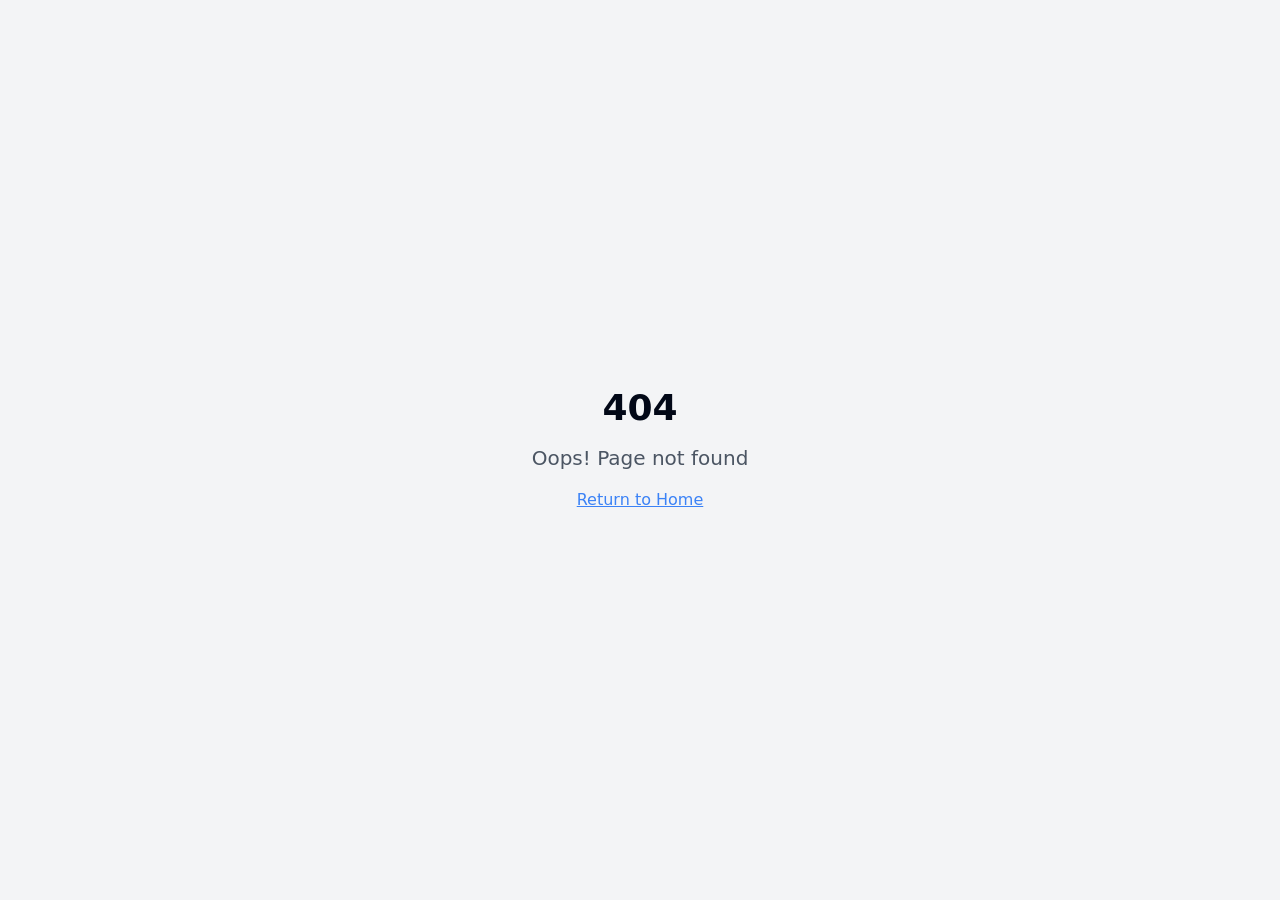
<file: index.html>
<!DOCTYPE html>
<html lang="en">
  <head>
    <meta charset="UTF-8" />
    <meta name="viewport" content="width=device-width, initial-scale=1.0" />
    
    <!-- PRIMARY SEO TAGS -->
    <title>Syncsity - AI Business Transformation | Find Your £50M Opportunity</title>
    <meta name="description" content="We find the constraints blocking your growth, remove the waste, and help you achieve breakthrough results. Trusted by ambitious companies for AI automation, voice operations, and business transformation." />
    <meta name="keywords" content="AI business transformation, operational constraints, business automation, voice AI, sales automation, process optimization, business intelligence, enterprise AI, revenue acceleration, operational supremacy" />
    <meta name="author" content="Syncsity" />
    <meta name="robots" content="index, follow" />
    <meta name="language" content="English" />
    <meta name="revisit-after" content="7 days" />
    
    <!-- CANONICAL URL - UPDATE WITH YOUR DOMAIN -->
    <link rel="canonical" href="https://syncsity.com/" />
    
    <!-- OPEN GRAPH / FACEBOOK -->
    <meta property="og:type" content="website" />
    <meta property="og:url" content="https://syncsity.com/" />
    <meta property="og:title" content="Syncsity - AI Business Transformation | Find Your £50M Opportunity" />
    <meta property="og:description" content="We find the constraints blocking your growth, remove the waste, and help you achieve breakthrough results. Trusted by ambitious companies for AI automation and business transformation." />
    <meta property="og:image" content="https://syncsity.com/og-image.jpg" />
    <meta property="og:image:width" content="1200" />
    <meta property="og:image:height" content="630" />
    <meta property="og:site_name" content="Syncsity" />
    <meta property="og:locale" content="en_GB" />
    
    <!-- TWITTER -->
    <meta name="twitter:card" content="summary_large_image" />
    <meta name="twitter:url" content="https://syncsity.com/" />
    <meta name="twitter:title" content="Syncsity - AI Business Transformation | Find Your £50M Opportunity" />
    <meta name="twitter:description" content="We find the constraints blocking your growth, remove the waste, and help you achieve breakthrough results. Trusted by ambitious companies for AI automation and business transformation." />
    <meta name="twitter:image" content="https://syncsity.com/og-image.jpg" />
    <meta name="twitter:site" content="@syncsity" />
    <meta name="twitter:creator" content="@syncsity" />
    
    <!-- LINKEDIN -->
    <meta property="og:image:alt" content="Syncsity - AI Business Transformation Platform" />
    
    <!-- FAVICON -->
    <link rel="icon" type="image/x-icon" href="/favicon.ico" />
    <link rel="apple-touch-icon" sizes="180x180" href="/apple-touch-icon.png" />
    <link rel="icon" type="image/png" sizes="32x32" href="/favicon-32x32.png" />
    <link rel="icon" type="image/png" sizes="16x16" href="/favicon-16x16.png" />
    <link rel="manifest" href="/site.webmanifest" />
    
    <!-- PRECONNECT FOR PERFORMANCE -->
    <link rel="preconnect" href="https://fonts.googleapis.com" />
    <link rel="preconnect" href="https://fonts.gstatic.com" crossorigin />
    
    <!-- STRUCTURED DATA - JSON-LD -->
    <script type="application/ld+json">
    {
      "@context": "https://schema.org",
      "@type": "Organization",
      "name": "Syncsity",
      "url": "https://syncsity.com",
      "logo": "https://syncsity.com/logo.png",
      "description": "AI business transformation company specializing in finding and removing operational constraints to achieve breakthrough growth.",
      "foundingDate": "2024",
      "contactPoint": {
        "@type": "ContactPoint",
        "telephone": "+44-XXX-XXX-XXXX",
        "contactType": "Customer Service",
        "availableLanguage": "English"
      },
      "sameAs": [
        "https://twitter.com/syncsity",
        "https://linkedin.com/company/syncsity"
      ],
      "service": [
        {
          "@type": "Service",
          "name": "AI Voice Operations",
          "description": "Deploy voice agents that handle unlimited conversations 24/7 in 40+ languages with 90% cost savings."
        },
        {
          "@type": "Service",
          "name": "AI Sales System",
          "description": "Complete lead generation engine that finds prospects, manages outreach, books meetings, and fills your pipeline automatically."
        },
        {
          "@type": "Service",
          "name": "Process Automation",
          "description": "Intelligent automation that identifies and removes operational constraints without human intervention."
        },
        {
          "@type": "Service",
          "name": "Workforce Intelligence",
          "description": "Automatically capture knowledge, generate training, and optimize workforce performance without adding overhead."
        }
      ]
    }
    </script>
    
    <!-- GOOGLE ANALYTICS 4 - REPLACE GA_MEASUREMENT_ID WITH YOUR ACTUAL ID -->
    <!-- <script async src="https://www.googletagmanager.com/gtag/js?id=GA_MEASUREMENT_ID"></script>
    <script>
      window.dataLayer = window.dataLayer || [];
      function gtag(){dataLayer.push(arguments);}
      gtag('js', new Date());
      gtag('config', 'GA_MEASUREMENT_ID');
    </script> -->
    
    <!-- GOOGLE TAG MANAGER - REPLACE GTM-XXXXXXX WITH YOUR ACTUAL ID -->
    <!-- <script>(function(w,d,s,l,i){w[l]=w[l]||[];w[l].push({'gtm.start':
    new Date().getTime(),event:'gtm.js'});var f=d.getElementsByTagName(s)[0],
    j=d.createElement(s),dl=l!='dataLayer'?'&l='+l:'';j.async=true;j.src=
    'https://www.googletagmanager.com/gtm.js?id='+i+dl;f.parentNode.insertBefore(j,f);
    })(window,document,'script','dataLayer','GTM-XXXXXXX');</script> -->
    
    <!-- META PIXEL - REPLACE YOUR_PIXEL_ID WITH YOUR ACTUAL ID -->
    <!-- <script>
    !function(f,b,e,v,n,t,s)
    {if(f.fbq)return;n=f.fbq=function(){n.callMethod?
    n.callMethod.apply(n,arguments):n.queue.push(arguments)};
    if(!f._fbq)f._fbq=n;n.push=n;n.loaded=!0;n.version='2.0';
    n.queue=[];t=b.createElement(e);t.async=!0;
    t.src=v;s=b.getElementsByTagName(e)[0];
    s.parentNode.insertBefore(t,s)}(window, document,'script',
    'https://connect.facebook.net/en_US/fbevents.js');
    fbq('init', 'YOUR_PIXEL_ID');
    fbq('track', 'PageView');
    </script>
    <noscript><img height="1" width="1" style="display:none"
    src="https://www.facebook.com/tr?id=YOUR_PIXEL_ID&ev=PageView&noscript=1"
    /></noscript> -->
    
    <!-- HOTJAR - REPLACE HOTJAR_ID WITH YOUR ACTUAL ID -->
    <!-- <script>
    (function(h,o,t,j,a,r){
        h.hj=h.hj||function(){(h.hj.q=h.hj.q||[]).push(arguments)};
        h._hjSettings={hjid:HOTJAR_ID,hjsv:6};
        a=o.getElementsByTagName('head')[0];
        r=o.createElement('script');r.async=1;
        r.src=t+h._hjSettings.hjid+j+h._hjSettings.hjsv;
        a.appendChild(r);
    })(window,document,'https://static.hotjar.com/c/hotjar-','.js?sv=');
    </script> -->
    
    <!-- LINKEDIN INSIGHT TAG - REPLACE PARTNER_ID WITH YOUR ACTUAL ID -->
    <!-- <script type="text/javascript">
    _linkedin_partner_id = "PARTNER_ID";
    window._linkedin_data_partner_ids = window._linkedin_data_partner_ids || [];
    window._linkedin_data_partner_ids.push(_linkedin_partner_id);
    </script><script type="text/javascript">
    (function(l) {
    if (!l){window.lintrk = function(a,b){window.lintrk.q.push([a,b])};
    window.lintrk.q=[]}
    var s = document.getElementsByTagName("script")[0];
    var b = document.createElement("script");
    b.type = "text/javascript";b.async = true;
    b.src = "https://snap.licdn.com/li.js";
    s.parentNode.insertBefore(b, s);})(window.lintrk);
    </script>
    <noscript>
    <img height="1" width="1" style="display:none" alt="" src="https://px.ads.linkedin.com/collect/?pid=PARTNER_ID&fmt=gif" />
    </noscript> -->
    
    <script type="module" crossorigin src="/assets/index-Cvwr8-XU.js"></script>
    <link rel="stylesheet" crossorigin href="/assets/index-Di5VW5bt.css">
    <!-- Syncsity SPA visual fixes — high-specificity overrides for white-on-white buttons,
         broken CTAs, footer contrast, etc. Loaded AFTER the SPA bundle so it wins. -->
    <link rel="stylesheet" href="/assets/css/spa-fix.css">
  </head>

  <body>
    <!-- GOOGLE TAG MANAGER (noscript) - REPLACE GTM-XXXXXXX WITH YOUR ACTUAL ID -->
    <!-- <noscript><iframe src="https://www.googletagmanager.com/ns.html?id=GTM-XXXXXXX"
    height="0" width="0" style="display:none;visibility:hidden"></iframe></noscript> -->
    
    <div id="root"></div>
    
    <!-- Syncsity SPA shim: injects auth-aware nav buttons (Dashboard/Login + Free assessment)
         and bridges the SPA to our PHP product surface (/auth/login, /dashboard, /assess). -->
    <script src="/assets/js/spa-shim.js" defer></script>
    
    <!-- CUSTOMER.IO TRACKING - REPLACE SITE_ID WITH YOUR ACTUAL ID -->
    <!-- <script type="text/javascript">
    var _cio = _cio || [];
    (function() {
        var a,b,c;a=function(f){return function(){_cio.push([f].concat(Array.prototype.slice.call(arguments,0)))}};b=["load","identify","sidentify","track","page"];for(c=0;c<b.length;c++){_cio[b[c]]=a(b[c])}
        var t = document.createElement('script'),
            s = document.getElementsByTagName('script')[0];
        t.async = true;
        t.id    = 'cio-tracker';
        t.setAttribute('data-site-id', 'SITE_ID');
        t.src = 'https://assets.customer.io/assets/track.js';
        s.parentNode.insertBefore(t, s);
    })();
    </script> -->
    
    <!-- INTERCOM MESSENGER - REPLACE APP_ID WITH YOUR ACTUAL ID -->
    <!-- <script>
    window.intercomSettings = {
      app_id: "APP_ID"
    };
    </script>
    <script>(function(){var w=window;var ic=w.Intercom;if(typeof ic==="function"){ic('reattach_activator');ic('update',w.intercomSettings);}else{var d=document;var i=function(){i.c(arguments);};i.q=[];i.c=function(args){i.q.push(args);};w.Intercom=i;var l=function(){var s=d.createElement('script');s.type='text/javascript';s.async=true;s.src='https://widget.intercom.io/widget/APP_ID';var x=d.getElementsByTagName('script')[0];x.parentNode.insertBefore(s,x);};if(w.attachEvent){w.attachEvent('onload',l);}else{w.addEventListener('load',l,false);}}})();</script> -->
    
    <!-- CRISP CHAT - REPLACE WEBSITE_ID WITH YOUR ACTUAL ID -->
    <!-- <script type="text/javascript">window.$crisp=[];window.CRISP_WEBSITE_ID="WEBSITE_ID";(function(){d=document;s=d.createElement("script");s.src="https://client.crisp.chat/l.js";s.async=1;d.getElementsByTagName("head")[0].appendChild(s);})();</script> -->
    
  </body>
</html>
</file>
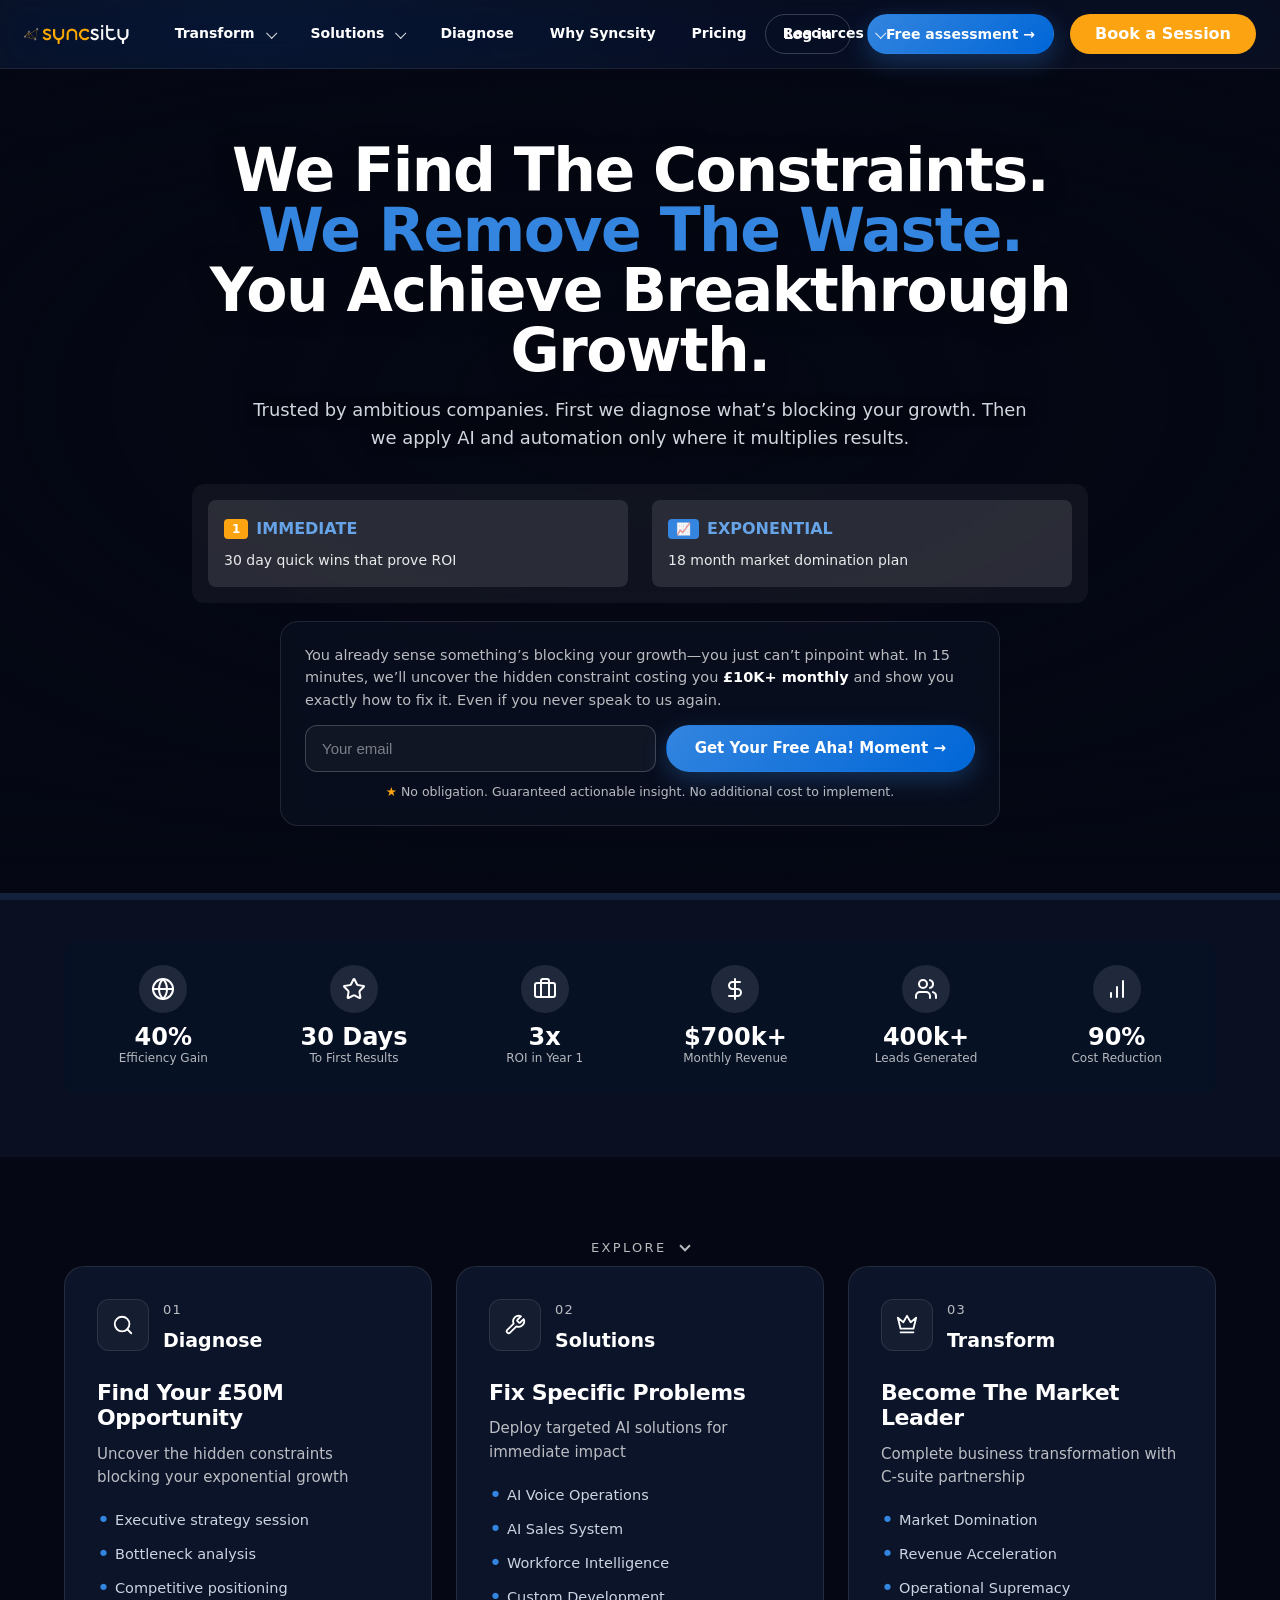
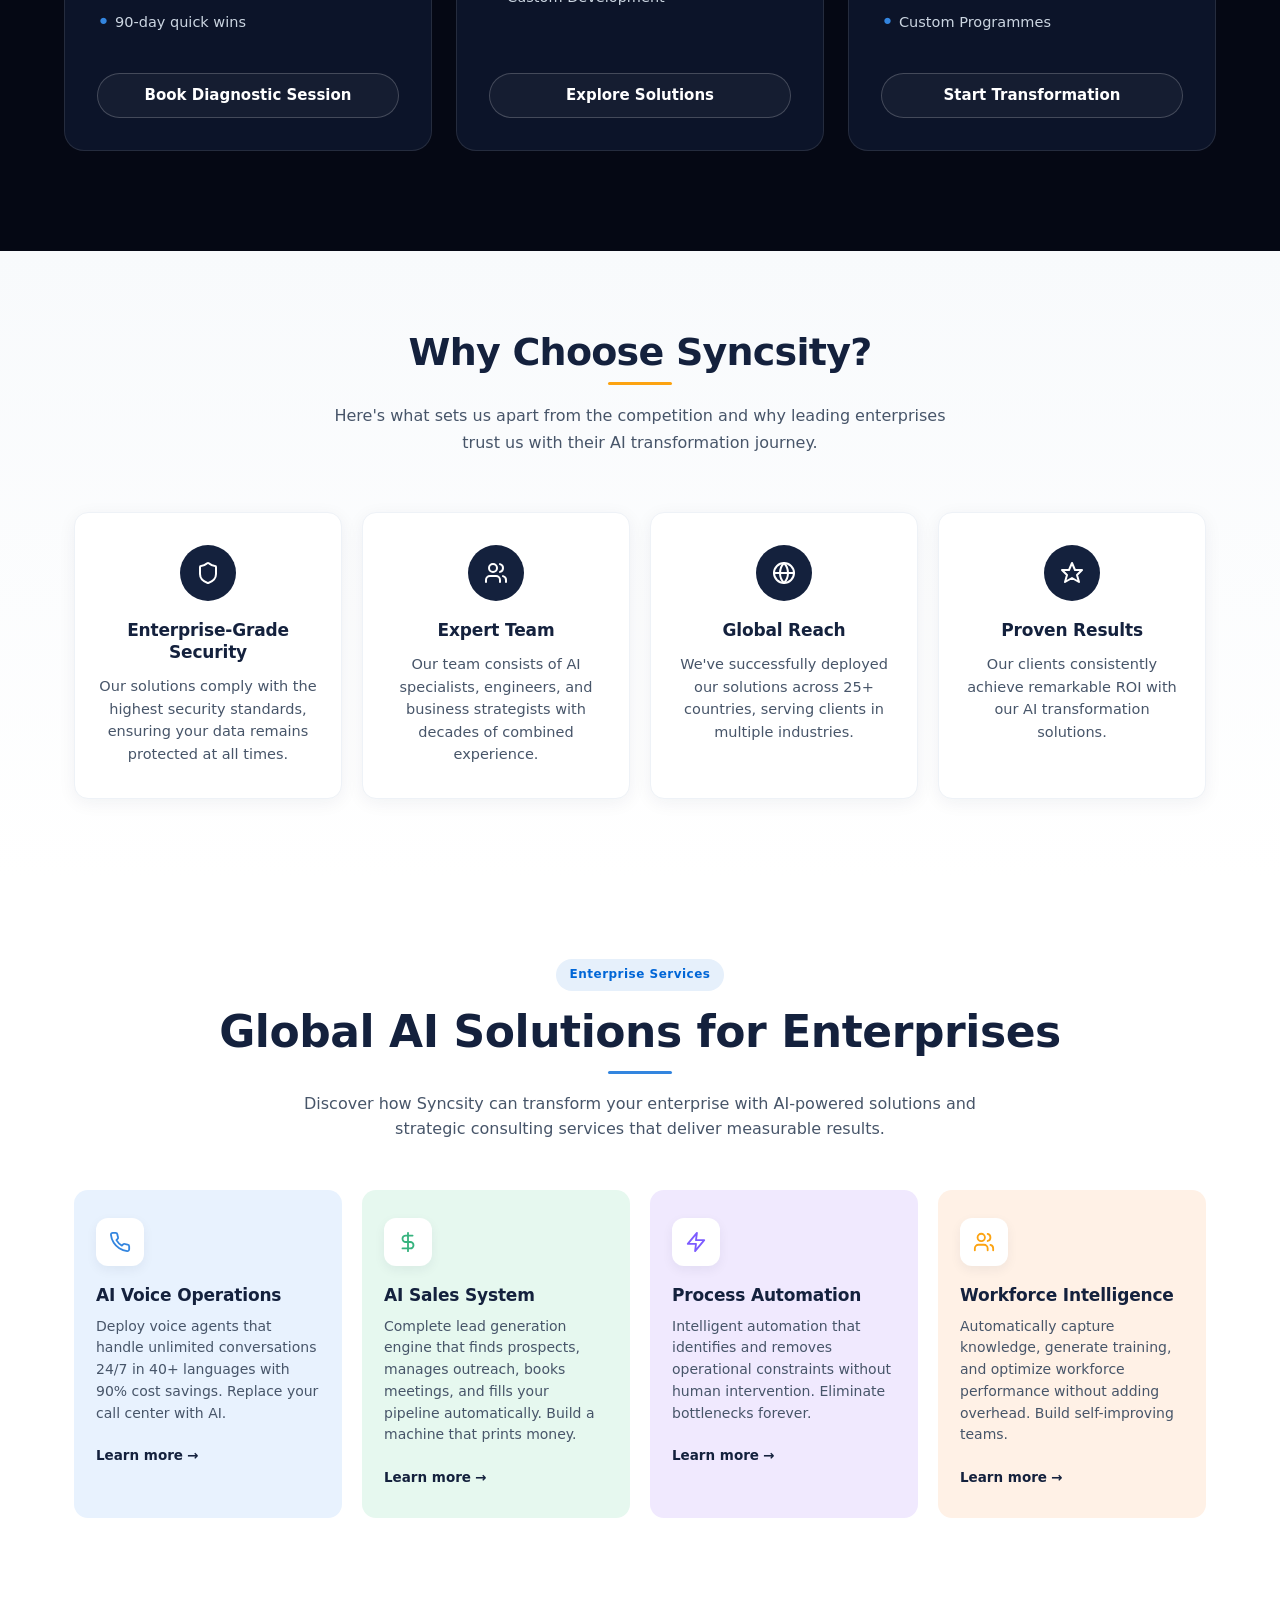
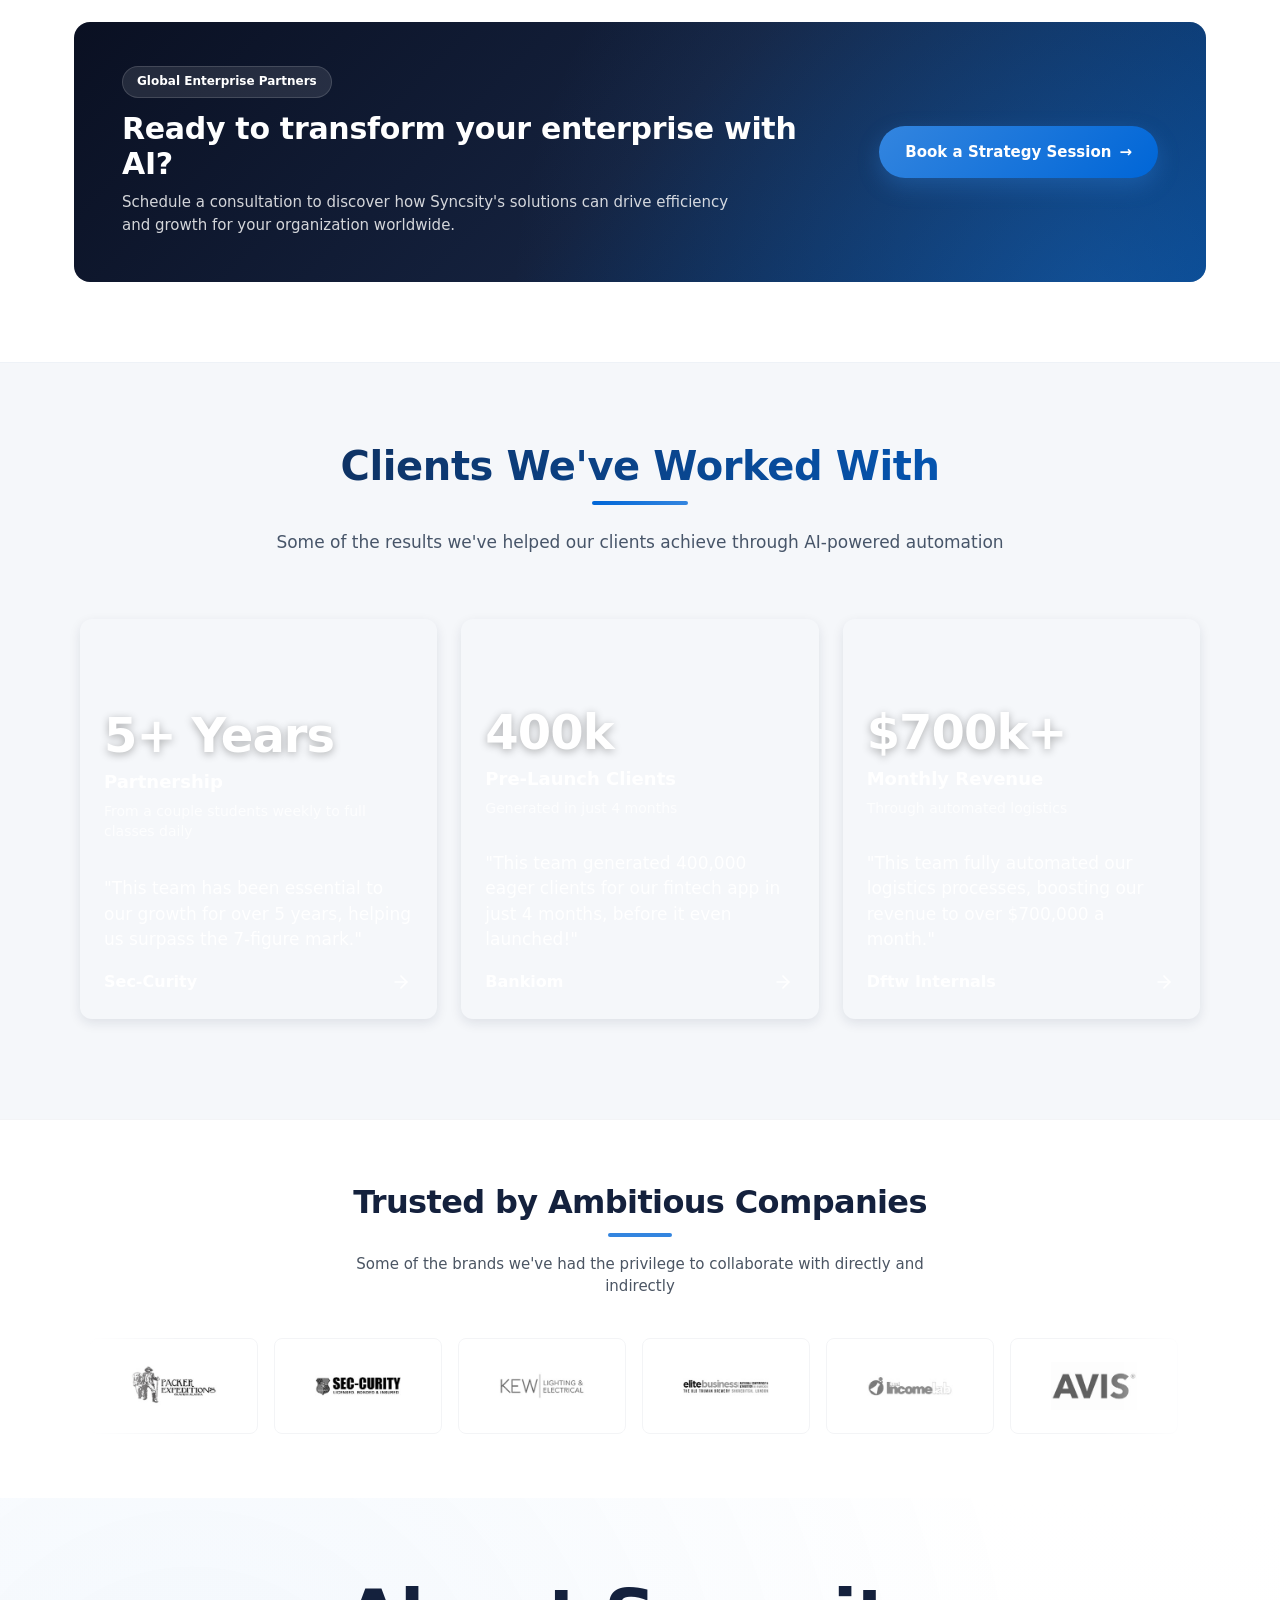
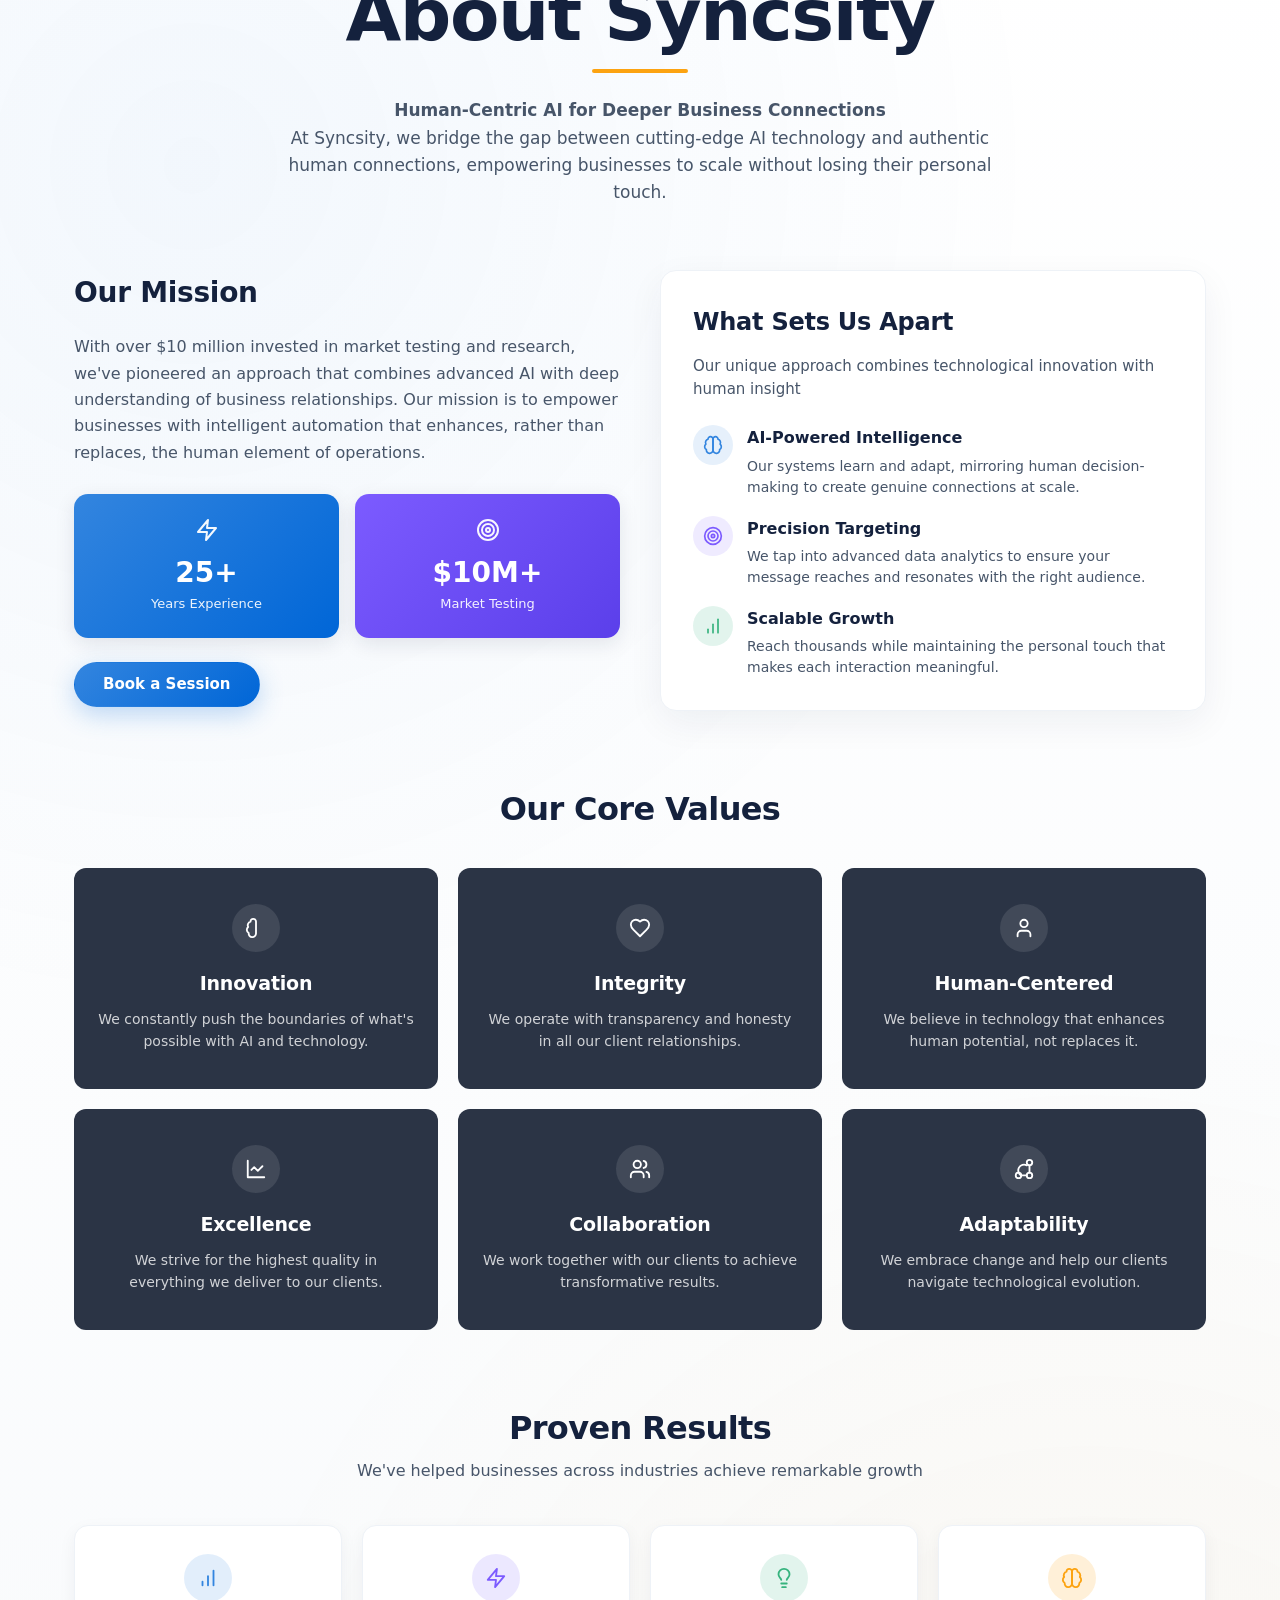
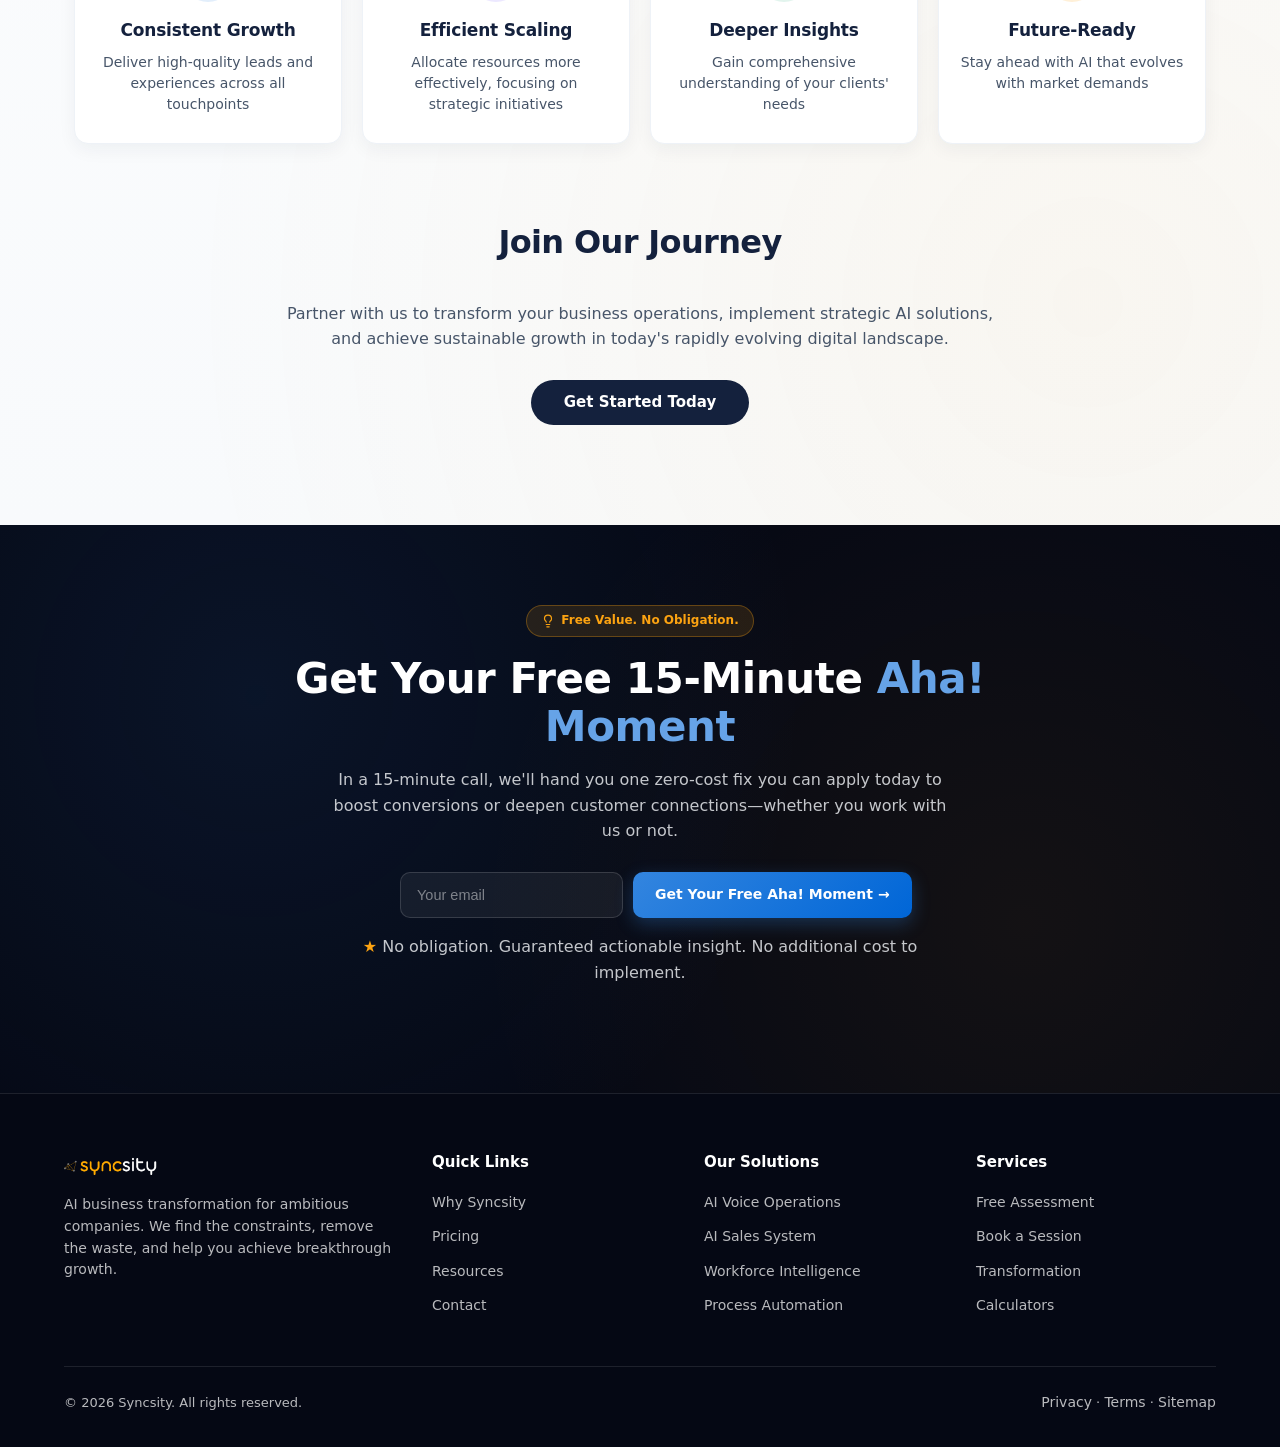
<file: syncdemo/index.html>
<!DOCTYPE html>
<html lang="en-GB">
<head>
<meta charset="UTF-8" />
<meta name="viewport" content="width=device-width, initial-scale=1.0, viewport-fit=cover" />
<meta name="theme-color" content="#0a1022" />
<meta name="color-scheme" content="dark light" />

<!-- Primary SEO ──────────────────────────────────────────────────── -->
<title>Syncsity — Find Your £50M Opportunity | AI Business Transformation</title>
<meta name="description" content="In 15 minutes we uncover the hidden constraint costing you £10K+ a month and tell you exactly how to fix it. AI-powered business transformation for ambitious companies." />
<meta name="keywords" content="AI business transformation, AI voice operations, AI sales system, process automation, workforce intelligence, revenue acceleration, market domination, operational supremacy, AI consulting, business automation" />
<meta name="author" content="Syncsity" />
<meta name="robots" content="index, follow, max-snippet:-1, max-image-preview:large, max-video-preview:-1" />
<meta name="rating" content="general" />
<link rel="canonical" href="https://syncsity.com/syncdemo/" />

<!-- Favicons / PWA ──────────────────────────────────────────────── -->
<link rel="icon" type="image/svg+xml" href="../assets/img/favicon.svg" />
<link rel="icon" type="image/x-icon" href="../favicon.ico" />
<link rel="apple-touch-icon" sizes="180x180" href="../assets/img/favicon.svg" />

<!-- Open Graph (Facebook / LinkedIn / Slack) ───────────────────── -->
<meta property="og:type" content="website" />
<meta property="og:site_name" content="Syncsity" />
<meta property="og:url" content="https://syncsity.com/syncdemo/" />
<meta property="og:title" content="Syncsity — Find Your £50M Opportunity | AI Business Transformation" />
<meta property="og:description" content="We find the constraints. We remove the waste. You achieve breakthrough growth. AI-powered transformation that multiplies results." />
<meta property="og:image" content="https://syncsity.com/assets/img/og-image.svg" />
<meta property="og:image:alt" content="Syncsity — AI business transformation studio" />
<meta property="og:image:width" content="1200" />
<meta property="og:image:height" content="630" />
<meta property="og:locale" content="en_GB" />
<meta property="og:locale:alternate" content="en_US" />
<meta property="article:modified_time" content="2026-05-01T12:00:00Z" />

<!-- Twitter ─────────────────────────────────────────────────────── -->
<meta name="twitter:card" content="summary_large_image" />
<meta name="twitter:site" content="@syncsity" />
<meta name="twitter:creator" content="@syncsity" />
<meta name="twitter:title" content="Syncsity — Find Your £50M Opportunity" />
<meta name="twitter:description" content="In 15 minutes we uncover the hidden constraint costing you £10K+ a month and tell you exactly how to fix it." />
<meta name="twitter:image" content="https://syncsity.com/assets/img/og-image.svg" />
<meta name="twitter:image:alt" content="Syncsity — AI business transformation" />

<!-- Performance: preconnect external origins ────────────────────── -->
<link rel="preconnect" href="https://www.youtube.com" />
<link rel="preconnect" href="https://i.ytimg.com" />
<link rel="dns-prefetch" href="https://syncsity.com" />

<!-- AI / GEO: discovery hints for LLM crawlers ───────────────────── -->
<meta name="ai-content-declaration" content="human-authored" />
<link rel="alternate" type="text/plain" title="LLM-friendly summary" href="https://syncsity.com/llms.txt" />

<!-- Structured data: Organization (corporate identity) ──────────── -->
<script type="application/ld+json">
{
  "@context": "https://schema.org",
  "@type": "Organization",
  "@id": "https://syncsity.com/#organization",
  "name": "Syncsity",
  "url": "https://syncsity.com",
  "logo": "https://syncsity.com/assets/img/logo.png",
  "image": "https://syncsity.com/assets/img/og-image.svg",
  "description": "AI business transformation studio. We find the operational constraints blocking growth, remove the waste, and apply AI where it multiplies results.",
  "foundingDate": "2018",
  "founder": { "@type": "Person", "name": "Edward Hadome" },
  "sameAs": [
    "https://twitter.com/syncsity",
    "https://www.linkedin.com/company/syncsity"
  ],
  "contactPoint": {
    "@type": "ContactPoint",
    "contactType": "customer support",
    "email": "edward@syncsity.com",
    "areaServed": ["GB","US","AE","CA","AU"],
    "availableLanguage": ["English"]
  },
  "knowsAbout": [
    "AI Voice Operations",
    "AI Sales Systems",
    "Process Automation",
    "Workforce Intelligence",
    "Operational Diagnostics",
    "Revenue Acceleration",
    "Market Domination",
    "Operational Supremacy"
  ]
}
</script>

<!-- Structured data: WebSite (search action) ────────────────────── -->
<script type="application/ld+json">
{
  "@context": "https://schema.org",
  "@type": "WebSite",
  "@id": "https://syncsity.com/#website",
  "url": "https://syncsity.com",
  "name": "Syncsity",
  "publisher": { "@id": "https://syncsity.com/#organization" },
  "inLanguage": "en-GB"
}
</script>

<!-- Structured data: WebPage (this page) + BreadcrumbList ─────── -->
<script type="application/ld+json">
{
  "@context": "https://schema.org",
  "@type": "WebPage",
  "@id": "https://syncsity.com/syncdemo/#webpage",
  "url": "https://syncsity.com/syncdemo/",
  "name": "Syncsity — Find Your £50M Opportunity",
  "isPartOf": { "@id": "https://syncsity.com/#website" },
  "about": { "@id": "https://syncsity.com/#organization" },
  "primaryImageOfPage": "https://syncsity.com/assets/img/og-image.svg",
  "datePublished": "2026-04-30T00:00:00Z",
  "dateModified": "2026-05-01T12:00:00Z",
  "inLanguage": "en-GB",
  "breadcrumb": {
    "@type": "BreadcrumbList",
    "itemListElement": [
      { "@type": "ListItem", "position": 1, "name": "Home", "item": "https://syncsity.com/" },
      { "@type": "ListItem", "position": 2, "name": "Demo", "item": "https://syncsity.com/syncdemo/" }
    ]
  }
}
</script>

<!-- Structured data: Service catalogue (each pillar/solution) ──── -->
<script type="application/ld+json">
{
  "@context": "https://schema.org",
  "@type": "ItemList",
  "name": "Syncsity Services",
  "itemListElement": [
    {
      "@type": "Service",
      "position": 1,
      "name": "AI Voice Operations",
      "description": "Voice agents that handle unlimited conversations 24/7 in 40+ languages with 90% cost savings.",
      "provider": { "@id": "https://syncsity.com/#organization" },
      "url": "https://syncsity.com/solutions/voice-solutions",
      "serviceType": "AI Voice Automation"
    },
    {
      "@type": "Service",
      "position": 2,
      "name": "AI Sales System",
      "description": "Lead generation engine that finds prospects, manages outreach, books meetings, and fills pipeline automatically.",
      "provider": { "@id": "https://syncsity.com/#organization" },
      "url": "https://syncsity.com/solutions/lead-generation",
      "serviceType": "AI Sales Automation"
    },
    {
      "@type": "Service",
      "position": 3,
      "name": "Process Automation",
      "description": "Intelligent automation that identifies and removes operational constraints without human intervention.",
      "provider": { "@id": "https://syncsity.com/#organization" },
      "url": "https://syncsity.com/solutions/process-optimization",
      "serviceType": "Business Process Automation"
    },
    {
      "@type": "Service",
      "position": 4,
      "name": "Workforce Intelligence",
      "description": "Capture knowledge, generate training, and optimise workforce performance without adding overhead.",
      "provider": { "@id": "https://syncsity.com/#organization" },
      "url": "https://syncsity.com/solutions/workforce-transformation",
      "serviceType": "Workforce Optimisation"
    }
  ]
}
</script>

<!-- Structured data: FAQ (LLMs love this for direct-answer extraction) -->
<script type="application/ld+json">
{
  "@context": "https://schema.org",
  "@type": "FAQPage",
  "mainEntity": [
    {
      "@type": "Question",
      "name": "What is Syncsity?",
      "acceptedAnswer": {
        "@type": "Answer",
        "text": "Syncsity is an AI business transformation studio. In 15 minutes we uncover the hidden operational constraint costing you £10K+ a month and show you exactly how to fix it — even if you never speak to us again."
      }
    },
    {
      "@type": "Question",
      "name": "How does the AI Aha! Assessment work?",
      "acceptedAnswer": {
        "@type": "Answer",
        "text": "A 21-question conversational form takes about 10 minutes. Our AI engine then produces a free, deeply personalised Revenue Intelligence Report identifying the single hidden constraint blocking your growth and the specific steps to fix it."
      }
    },
    {
      "@type": "Question",
      "name": "What services does Syncsity offer?",
      "acceptedAnswer": {
        "@type": "Answer",
        "text": "Four core solutions: AI Voice Operations (replace your call centre with AI), AI Sales System (automated lead generation pipeline), Process Automation (eliminate operational bottlenecks), and Workforce Intelligence (capture knowledge and optimise performance)."
      }
    },
    {
      "@type": "Question",
      "name": "How long until I see results?",
      "acceptedAnswer": {
        "@type": "Answer",
        "text": "30 days to first results. Our clients typically see 40% efficiency gains, 3x ROI in year one, and 90% cost reduction in automated functions."
      }
    },
    {
      "@type": "Question",
      "name": "Where does Syncsity operate?",
      "acceptedAnswer": {
        "@type": "Answer",
        "text": "Syncsity is headquartered in the UK and serves clients across the United Kingdom, United States, United Arab Emirates, Canada, and Australia."
      }
    }
  ]
}
</script>

<link rel="stylesheet" href="../assets/css/static-page.css" />
<style>
/* ── Page-wide overflow guard ─────────────────────────────────────────── */
html, body { overflow-x: hidden; }
body { max-width: 100vw; }

/* Skip-to-content link — invisible until keyboard-focused (a11y) */
.skip-link {
  position: absolute; top: -100px; left: 8px;
  background: #fff; color: #14213D;
  padding: 10px 18px; border-radius: 8px;
  font-weight: 700; text-decoration: none;
  z-index: 1000; transition: top 200ms ease;
}
.skip-link:focus { top: 8px; outline: 3px solid #FCA311; outline-offset: 2px; }

/* Default focus ring (a11y) — visible only on keyboard nav */
:focus-visible { outline: 2px solid #FCA311; outline-offset: 2px; border-radius: 4px; }

/* ── Nav overrides — match live SPA Radix nav exactly ────────────────── */
.nav {
  position: sticky; top: 0; z-index: 100;
  background: rgba(10,16,34,0.65);
  border-bottom: 1px solid rgba(255,255,255,0.08);
  width: 100%; box-sizing: border-box;
}
.nav__inner {
  max-width: 1280px; width: 100%;
  margin: 0 auto; padding: 14px 24px;
  box-sizing: border-box;
  display: flex; align-items: center; justify-content: space-between;
  gap: 16px;
}
.nav__brand { flex-shrink: 0; min-width: 0; }
.nav__brand img { height: 32px; width: auto; max-width: 160px; display: block; }
@media (min-width: 640px) { .nav__brand img { height: 36px; max-width: 200px; } }
.nav__links { gap: 4px; align-items: center; flex: 0 1 auto; min-width: 0; }   /* space-x-1 + vertical centering */

/* Top-level nav items only (NOT anchors inside the dropdown panels).
   Two cases: direct anchor child of .nav__links, OR direct anchor child
   of the .nav__has-menu wrapper which itself is a direct child of .nav__links. */
.nav__links > a,
.nav__has-menu > a {
  display: inline-flex; align-items: center;
  height: 40px; padding: 0 16px;        /* h-10 px-4 py-2 */
  font-size: 14px; font-weight: 600;    /* text-sm font-semibold */
  color: #fff;
  border-radius: 6px;                   /* rounded-md */
  transition: background-color 150ms ease;
  text-decoration: none;
  white-space: nowrap;
}
.nav__links > a:hover,
.nav__has-menu > a:hover {
  background: rgba(255,255,255,0.10); color: #fff;
}
.nav__links > a.has-chevron::after,
.nav__has-menu > a.has-chevron::after {
  content: '';
  width: 8px; height: 8px;
  border-right: 1.6px solid currentColor;
  border-bottom: 1.6px solid currentColor;
  transform: rotate(45deg) translateY(-1px);
  margin-left: 6px; opacity: 0.85;
  display: inline-block;
}
/* Override the legacy .nav__links a.has-chevron rule from static-page.css
   which used a different chevron sizing. */
.nav__cta { gap: 16px; }                /* space-x-4 */
.nav__cta .btn--orange {
  height: 40px; padding: 0 24px;        /* h-10 px-6 */
  border-radius: 9999px;
  font-size: 16px; font-weight: 600;
  color: #fff;                          /* live spec: text-white, not navy */
  box-shadow: none;
}
.nav__cta .btn--orange:hover { color: #fff; background: rgba(252,163,17,0.90); }
.nav__cta .btn--primary, .nav__cta .btn--ghost {
  height: 40px; padding: 0 18px; font-size: 14px; font-weight: 600;
}

/* ── Nav hover dropdowns (Radix-style) ───────────────────────────────── */
.nav__has-menu { position: relative; }
.nav__menu {
  position: absolute; top: calc(100% + 6px);
  background: #fff; color: #14213D;
  border-radius: 12px; box-shadow: 0 24px 64px rgba(0,0,0,0.35), 0 4px 12px rgba(0,0,0,0.15);
  opacity: 0; visibility: hidden; pointer-events: none;
  transform: translateY(-6px);
  transition: opacity 180ms ease, transform 180ms ease, visibility 180ms;
  z-index: 200;
  /* Hard cap so dropdown never wider than viewport */
  max-width: calc(100vw - 32px);
}
.nav__has-menu:hover .nav__menu,
.nav__has-menu:focus-within .nav__menu {
  opacity: 1; visibility: visible; pointer-events: auto;
  transform: translateY(0);
}
/* Hover-bridge so cursor can travel the gap between button and panel */
.nav__has-menu::before {
  content: ''; position: absolute; top: 100%; left: 0; right: 0; height: 12px;
}

/* Per-menu anchor + size — each dropdown is positioned so it can't escape viewport.
   Transform is the leftmost trigger, Resources is rightmost, Solutions is between. */
.nav__menu--transform {
  width: min(1080px, calc(100vw - 32px));
  padding: 24px;
  left: 0;                        /* anchor to left edge of trigger */
}
.nav__menu--solutions {
  width: min(720px, calc(100vw - 32px));
  padding: 24px;
  left: 50%; transform: translateX(-50%) translateY(-6px);
}
.nav__has-menu:hover .nav__menu--solutions,
.nav__has-menu:focus-within .nav__menu--solutions {
  transform: translateX(-50%) translateY(0);
}
.nav__menu--resources {
  width: min(720px, calc(100vw - 32px));
  padding: 24px;
  right: 0; left: auto;          /* anchor to right edge of trigger */
}
.nav__menu--resources .nav__menu__grid { grid-template-columns: 1fr 1fr; gap: 16px; }

/* Solutions: 2x2 grid of cards. Transform: 3-col grid of cards. */
.nav__menu__grid {
  display: grid; grid-template-columns: 1fr 1fr; gap: 12px;
}
.nav__menu--transform .nav__menu__grid {
  grid-template-columns: repeat(3, 1fr); gap: 16px;
}
.nav__menu__card {
  display: block; padding: 14px;
  border-radius: 8px; transition: background 150ms ease;
  text-decoration: none;
}
.nav__menu__card:hover { background: #f5f7fa; }
.nav__menu__card__head {
  display: flex; align-items: flex-start; gap: 10px; margin-bottom: 6px;
}
.nav__menu__card__head svg {
  width: 22px; height: 22px; color: #14213D;
  flex-shrink: 0; margin-top: 2px;
}
.nav__menu__card__head h3 {
  font-size: 15px; font-weight: 700; color: #14213D; margin: 0;
  line-height: 1.3;
}
/* Transform cards: bigger icons, line-broken titles */
.nav__menu--transform .nav__menu__card__head svg { width: 28px; height: 28px; }
.nav__menu--transform .nav__menu__card__head h3 { font-size: 16px; }
.nav__menu--transform .nav__menu__card { padding: 8px 10px; }

.nav__menu__card__tag {
  font-size: 14px; font-weight: 600; color: #FCA311;
  margin: 0 0 8px;
}
.nav__menu__card__body {
  font-size: 13.5px; line-height: 1.5; color: #475569; margin: 0 0 12px;
}
.nav__menu__card__more {
  font-size: 13px; font-weight: 600; color: #14213D;
  display: inline-flex; align-items: center; gap: 6px;
}
.nav__menu__card__more::after { content: '→'; }

.nav__menu__footer {
  margin-top: 16px; padding-top: 14px; border-top: 1px solid #e5e7eb;
}
.nav__menu__footer a {
  font-size: 14px; font-weight: 600; color: #14213D;
  display: inline-flex; align-items: center; gap: 6px;
}
.nav__menu__footer a::after { content: '→'; }

/* Simple link list for Transform / Resources */
.nav__menu__list a {
  display: block; padding: 10px 12px; border-radius: 6px;
  font-size: 14px; font-weight: 600; color: #14213D;
}
.nav__menu__list a:hover { background: #f5f7fa; color: #14213D; }
.nav__menu__list small { display: block; font-weight: 500; color: #64748b; font-size: 12px; margin-top: 2px; }

/* Hide dropdowns under 880px (mobile drawer takes over).
   Belt-and-braces: hide the panel AND disable hover/focus-within state so
   tap-on-touch can't reveal it, AND reset position so a leaking panel can't
   push layout off-canvas. */
@media (max-width: 879px) {
  .nav__menu,
  .nav__has-menu:hover .nav__menu,
  .nav__has-menu:focus-within .nav__menu {
    display: none !important;
    visibility: hidden !important;
    opacity: 0 !important;
    pointer-events: none !important;
    position: static !important;
    width: 0 !important;
    height: 0 !important;
    overflow: hidden !important;
  }
  .nav__has-menu::before { display: none !important; }
  /* Hide chevron on mobile too — the desktop nav links are display:none below
     880 anyway, but if static-page.css ever overrides that, keep nav clean. */
  .nav__links > a.has-chevron::after,
  .nav__has-menu > a.has-chevron::after { display: none !important; }
}

/* ── Client logos section — light theme (matches live screenshot):
   bg-white, border-t gray-100, navy heading, blue divider ───────────── */
.clients {
  padding: 64px 0;
  background: #fff;
  border-top: 1px solid rgb(243, 244, 246);
}
.clients__head { text-align: center; margin-bottom: 40px; }
.clients__head h2 {
  font-size: 28px; font-weight: 700; color: #14213D;
  margin: 0 0 12px;
}
@media (min-width: 768px) { .clients__head h2 { font-size: 32px; } }
.clients__divider {
  width: 64px; height: 4px; background: #3385DF;
  margin: 0 auto 16px; border-radius: 2px;
}
.clients__head p {
  color: #4b5563; font-size: 15px;
  margin: 0 auto; max-width: 640px;
  line-height: 1.5;
}
.clients__marquee {
  max-width: 1100px; margin: 0 auto; overflow: hidden;
  mask-image: linear-gradient(90deg, transparent, #000 8%, #000 92%, transparent);
  -webkit-mask-image: linear-gradient(90deg, transparent, #000 8%, #000 92%, transparent);
}
.clients__track {
  display: flex; gap: 16px;
  animation: clientsScroll 60s linear infinite;
  width: max-content;
}
.clients:hover .clients__track { animation-play-state: paused; }
.clients__slide {
  flex: 0 0 auto; width: 168px; height: 96px;
  display: flex; align-items: center; justify-content: center;
  padding: 16px;
  background: #fff;
  border: 1px solid rgb(243, 244, 246);
  border-radius: 8px;
  transition: box-shadow 200ms ease, border-color 200ms ease;
}
.clients__slide:hover {
  border-color: #e5e7eb;
  box-shadow: 0 4px 14px rgba(0,0,0,0.08);
}
.clients__slide img {
  max-height: 48px; max-width: 100%;
  object-fit: contain;
}
@keyframes clientsScroll {
  from { transform: translateX(0); }
  to   { transform: translateX(-50%); }
}

/* ════════════════════════════════════════════════════════════════════
   ABOUT SYNCSITY — light section: hero, mission, values, results, CTA
   ════════════════════════════════════════════════════════════════════ */
.about {
  position: relative;
  padding: 80px 0 100px;
  background:
    radial-gradient(circle at 15% 12%, rgba(51,133,223,0.06), transparent 38%),
    radial-gradient(circle at 85% 90%, rgba(252,163,17,0.05), transparent 40%),
    linear-gradient(180deg, #fff 0%, #f8fafc 100%);
  color: #14213D;
}
.about__container { max-width: 1180px; margin: 0 auto; padding: 0 24px; }

/* Hero block */
.about__hero { text-align: center; margin-bottom: 64px; }
.about__hero h2 {
  font-size: clamp(40px, 6vw, 72px);
  font-weight: 700; color: #14213D;
  margin: 0 0 16px; letter-spacing: -0.02em; line-height: 1.05;
}
.about__hero-divider {
  width: 96px; height: 4px; background: #FCA311;
  margin: 0 auto 24px; border-radius: 2px;
}
.about__hero-tagline {
  font-size: clamp(20px, 2.4vw, 26px);
  font-weight: 600; color: #14213D;
  margin: 0 0 14px;
}
.about__hero p {
  font-size: 17px; line-height: 1.6; color: #475569;
  max-width: 760px; margin: 0 auto;
}

/* Mission + What Sets Us Apart 2-col */
.about__mission {
  display: grid; grid-template-columns: 1fr 1fr; gap: 40px;
  margin-bottom: 80px;
}
@media (max-width: 880px) { .about__mission { grid-template-columns: 1fr; } }

.mission__title {
  font-size: 28px; font-weight: 700; color: #14213D;
  margin: 0 0 18px;
}
.mission__body {
  font-size: 16px; line-height: 1.65; color: #475569;
  margin: 0 0 28px;
}
.mission__stats {
  display: grid; grid-template-columns: 1fr 1fr; gap: 16px; margin-bottom: 24px;
}
.mission__stat {
  padding: 24px; border-radius: 14px;
  color: #fff; text-align: center;
  box-shadow: 0 6px 20px rgba(20,33,61,0.10);
}
.mission__stat--blue   { background: linear-gradient(135deg, #3385DF 0%, #0066D7 100%); }
.mission__stat--purple { background: linear-gradient(135deg, #7c5bff 0%, #5b3fea 100%); }
.mission__stat svg { width: 24px; height: 24px; margin-bottom: 8px; opacity: 0.95; }
.mission__stat-value { display: block; font-size: 28px; font-weight: 700; line-height: 1; margin-bottom: 6px; }
.mission__stat-label { display: block; font-size: 13px; opacity: 0.92; font-weight: 500; }

/* Right: What Sets Us Apart card */
.sets-apart {
  background: #fff;
  border: 1px solid #eef2f7;
  border-radius: 16px;
  padding: 32px;
  box-shadow: 0 12px 36px rgba(20,33,61,0.06);
}
.sets-apart__title {
  font-size: 24px; font-weight: 700; color: #14213D;
  margin: 0 0 12px;
}
.sets-apart__body {
  font-size: 15px; color: #475569; line-height: 1.55;
  margin: 0 0 24px;
}
.sets-apart__row {
  display: flex; align-items: flex-start; gap: 14px; margin-bottom: 18px;
}
.sets-apart__icon {
  width: 40px; height: 40px; flex: 0 0 40px;
  display: inline-flex; align-items: center; justify-content: center;
  border-radius: 50%;
}
.sets-apart__icon svg { width: 20px; height: 20px; }
.sets-apart__icon--blue   { background: rgba(51,133,223,0.12); color: #3385DF; }
.sets-apart__icon--purple { background: rgba(124,91,255,0.12); color: #7c5bff; }
.sets-apart__icon--green  { background: rgba(54,179,126,0.14); color: #36B37E; }
.sets-apart__row h4 { margin: 0 0 4px; font-size: 16px; font-weight: 700; color: #14213D; }
.sets-apart__row p  { margin: 0; font-size: 14px; line-height: 1.5; color: #475569; }

/* Section heading — used by Core Values, Proven Results, Join */
.about-h2 {
  text-align: center; font-size: 32px; font-weight: 700;
  color: #14213D; margin: 0 0 40px;
}
.about-h2 + .about-sub {
  text-align: center; color: #475569; font-size: 16px;
  max-width: 620px; margin: -28px auto 40px;
}

/* Core Values grid 3x2 — dark cards */
.values-grid {
  display: grid; grid-template-columns: repeat(3, 1fr); gap: 20px;
  margin-bottom: 80px;
}
@media (max-width: 880px) { .values-grid { grid-template-columns: 1fr 1fr; } }
@media (max-width: 540px) { .values-grid { grid-template-columns: 1fr; } }
.value-card {
  background: #2b3445;
  border-radius: 12px; padding: 36px 24px;
  text-align: center; color: #fff;
  transition: transform 200ms ease, box-shadow 200ms ease;
}
.value-card:hover { transform: translateY(-2px); box-shadow: 0 18px 36px rgba(20,33,61,0.18); }
.value-card__icon {
  width: 48px; height: 48px; margin: 0 auto 16px;
  display: inline-flex; align-items: center; justify-content: center;
  border-radius: 50%;
  background: rgba(255,255,255,0.10);
}
.value-card__icon svg { width: 22px; height: 22px; color: #fff; }
.value-card h3 { font-size: 19px; font-weight: 700; margin: 0 0 10px; color: #fff; }
.value-card p  { font-size: 14px; line-height: 1.55; color: rgba(255,255,255,0.78); margin: 0; }

/* Proven Results — 4 white cards */
.results-grid {
  display: grid; grid-template-columns: repeat(4, 1fr); gap: 20px;
  margin-bottom: 80px;
}
@media (max-width: 980px) { .results-grid { grid-template-columns: 1fr 1fr; } }
@media (max-width: 540px) { .results-grid { grid-template-columns: 1fr; } }
.result-card {
  background: #fff; border: 1px solid #eef2f7;
  border-radius: 14px; padding: 28px 20px;
  text-align: center;
  box-shadow: 0 6px 18px rgba(20,33,61,0.05);
  transition: transform 200ms ease, box-shadow 200ms ease;
}
.result-card:hover { transform: translateY(-2px); box-shadow: 0 16px 32px rgba(20,33,61,0.10); }
.result-card__icon {
  width: 48px; height: 48px; margin: 0 auto 14px;
  display: inline-flex; align-items: center; justify-content: center;
  border-radius: 50%;
}
.result-card__icon svg { width: 22px; height: 22px; }
.result-card__icon--blue   { background: rgba(51,133,223,0.14); color: #3385DF; }
.result-card__icon--purple { background: rgba(124,91,255,0.14); color: #7c5bff; }
.result-card__icon--green  { background: rgba(54,179,126,0.14); color: #36B37E; }
.result-card__icon--yellow { background: rgba(252,163,17,0.16); color: #FCA311; }
.result-card h3 { font-size: 17px; font-weight: 700; color: #14213D; margin: 0 0 8px; }
.result-card p  { font-size: 14px; line-height: 1.5; color: #475569; margin: 0; }

/* Join Our Journey */
.about__cta { text-align: center; }
.about__cta p {
  font-size: 16px; line-height: 1.6; color: #475569;
  max-width: 720px; margin: 0 auto 28px;
}
.about__cta .btn {
  background: #14213D; color: #fff;
  padding: 14px 32px; border-radius: 9999px;
  font-weight: 600; font-size: 15px; text-decoration: none;
  display: inline-flex; align-items: center; gap: 8px;
  transition: background 150ms ease, transform 150ms ease, box-shadow 150ms ease;
}
.about__cta .btn:hover {
  background: #1a2c52; transform: translateY(-1px);
  box-shadow: 0 12px 28px rgba(20,33,61,0.20);
}

/* ════════════════════════════════════════════════════════════════════
   WHY CHOOSE SYNCSITY (4 dark icon cards)
   ════════════════════════════════════════════════════════════════════ */
.why {
  padding: 80px 0;
  background: linear-gradient(180deg, #f8fafc 0%, #fff 100%);
}
.why__container { max-width: 1180px; margin: 0 auto; padding: 0 24px; }
.why__head { text-align: center; margin-bottom: 56px; }
.why__head h2 {
  font-size: clamp(28px, 3.4vw, 38px); font-weight: 700;
  color: #14213D; margin: 0 0 8px;
}
.why__head .accent-bar {
  width: 64px; height: 3px; background: #FCA311;
  margin: 0 auto 18px; border-radius: 2px;
}
.why__head p {
  color: #475569; font-size: 16px;
  max-width: 640px; margin: 0 auto;
}
.why__grid {
  display: grid; grid-template-columns: repeat(4, 1fr); gap: 20px;
}
@media (max-width: 980px) { .why__grid { grid-template-columns: 1fr 1fr; } }
@media (max-width: 540px) { .why__grid { grid-template-columns: 1fr; } }
.why-card {
  background: #fff;
  border: 1px solid #eef2f7;
  border-radius: 14px;
  padding: 32px 24px;
  text-align: center;
  box-shadow: 0 4px 18px rgba(20,33,61,0.06);
  transition: transform 220ms ease, box-shadow 220ms ease, border-color 220ms ease;
}
.why-card:hover {
  transform: translateY(-4px);
  box-shadow: 0 18px 40px rgba(20,33,61,0.12);
  border-color: #d1d9e6;
}
.why-card__icon {
  width: 56px; height: 56px; margin: 0 auto 18px;
  display: inline-flex; align-items: center; justify-content: center;
  border-radius: 50%; background: #14213D; color: #fff;
  transition: transform 220ms ease, background 220ms ease;
}
.why-card:hover .why-card__icon { transform: scale(1.06); background: #1a2c52; }
.why-card__icon svg { width: 24px; height: 24px; }
.why-card h3 {
  font-size: 17px; font-weight: 700; color: #14213D;
  margin: 0 0 12px; line-height: 1.3;
}
.why-card p { font-size: 14.5px; line-height: 1.55; color: #475569; margin: 0; }

/* ════════════════════════════════════════════════════════════════════
   GLOBAL AI SOLUTIONS FOR ENTERPRISES (4 pastel cards)
   ════════════════════════════════════════════════════════════════════ */
.solutions-section {
  padding: 80px 0;
  background: #fff;
}
.solutions-section__container { max-width: 1180px; margin: 0 auto; padding: 0 24px; }
.solutions-section__head { text-align: center; margin-bottom: 48px; }
.eyebrow-pill {
  display: inline-block; padding: 6px 14px;
  background: #E6F0FB; color: #0066D7;
  border-radius: 9999px; font-size: 12px; font-weight: 600;
  letter-spacing: 0.04em; margin-bottom: 16px;
}
.solutions-section__head h2 {
  font-size: clamp(30px, 3.8vw, 44px); font-weight: 700;
  color: #14213D; margin: 0 0 14px; letter-spacing: -0.01em;
}
.solutions-section__head .accent-bar {
  width: 64px; height: 3px; background: #3385DF;
  margin: 0 auto 18px; border-radius: 2px;
}
.solutions-section__head p {
  color: #475569; font-size: 16px; line-height: 1.55;
  max-width: 720px; margin: 0 auto;
}
.solutions-section__grid {
  display: grid; grid-template-columns: repeat(4, 1fr); gap: 20px;
}
@media (max-width: 980px) { .solutions-section__grid { grid-template-columns: 1fr 1fr; } }
@media (max-width: 540px) { .solutions-section__grid { grid-template-columns: 1fr; } }
.sol-card {
  border-radius: 14px; padding: 28px 22px;
  display: block; text-decoration: none;
  transition: transform 220ms ease, box-shadow 220ms ease;
}
.sol-card:hover { transform: translateY(-4px); box-shadow: 0 18px 40px rgba(20,33,61,0.12); }
.sol-card--blue   { background: #E8F2FE; }
.sol-card--green  { background: #E6F8EF; }
.sol-card--purple { background: #F0E9FE; }
.sol-card--peach  { background: #FFF1E6; }
.sol-card__icon {
  width: 48px; height: 48px;
  display: inline-flex; align-items: center; justify-content: center;
  border-radius: 12px; background: #fff;
  margin-bottom: 18px;
  box-shadow: 0 4px 12px rgba(20,33,61,0.06);
  transition: transform 220ms ease;
}
.sol-card:hover .sol-card__icon { transform: scale(1.08) rotate(-3deg); }
.sol-card__icon svg { width: 22px; height: 22px; }
.sol-card--blue   .sol-card__icon svg { color: #3385DF; }
.sol-card--green  .sol-card__icon svg { color: #36B37E; }
.sol-card--purple .sol-card__icon svg { color: #7c5bff; }
.sol-card--peach  .sol-card__icon svg { color: #FCA311; }
.sol-card h3 {
  font-size: 17px; font-weight: 700; color: #14213D;
  margin: 0 0 10px; line-height: 1.3;
}
.sol-card p {
  font-size: 14px; line-height: 1.55; color: #475569;
  margin: 0 0 18px;
}
.sol-card__more {
  font-size: 13.5px; font-weight: 600; color: #14213D;
  display: inline-flex; align-items: center; gap: 4px;
  transition: gap 200ms ease;
}
.sol-card__more::after { content: '→'; transition: transform 200ms ease; }
.sol-card:hover .sol-card__more { gap: 8px; }
.sol-card:hover .sol-card__more::after { transform: translateX(2px); }

/* ════════════════════════════════════════════════════════════════════
   READY TO TRANSFORM (dark gradient CTA banner)
   ════════════════════════════════════════════════════════════════════ */
.transform-cta {
  padding: 24px 0 80px;
  background: #fff;
}
.transform-cta__container { max-width: 1180px; margin: 0 auto; padding: 0 24px; }
.transform-cta__inner {
  background: linear-gradient(135deg, #0A1022 0%, #14213D 50%, #003D81 100%);
  border-radius: 16px;
  padding: 44px 48px;
  display: grid; grid-template-columns: 1fr auto;
  gap: 32px; align-items: center;
  position: relative; overflow: hidden;
}
.transform-cta__inner::before {
  content: ''; position: absolute; inset: 0;
  background: radial-gradient(circle at 90% 110%, rgba(51,133,223,0.30) 0%, transparent 55%);
  pointer-events: none;
}
@media (max-width: 880px) {
  .transform-cta__inner { grid-template-columns: 1fr; padding: 32px 28px; }
}
.transform-cta__pill {
  display: inline-block; padding: 5px 14px;
  background: rgba(255,255,255,0.10);
  border: 1px solid rgba(255,255,255,0.14);
  border-radius: 9999px; color: #fff; font-size: 12px;
  font-weight: 600; margin-bottom: 14px;
  position: relative; z-index: 1;
}
.transform-cta h2 {
  font-size: clamp(22px, 2.6vw, 30px); font-weight: 700;
  color: #fff; margin: 0 0 10px; letter-spacing: -0.01em;
  position: relative; z-index: 1;
}
.transform-cta p {
  font-size: 15px; line-height: 1.55; color: rgba(255,255,255,0.82);
  margin: 0; max-width: 620px;
  position: relative; z-index: 1;
}
.transform-cta__btn {
  background: linear-gradient(135deg, #3385DF 0%, #0066D7 100%);
  color: #fff; padding: 14px 26px; border-radius: 9999px;
  font-weight: 600; font-size: 15px; text-decoration: none;
  display: inline-flex; align-items: center; gap: 8px;
  white-space: nowrap; position: relative; z-index: 1;
  box-shadow: 0 8px 22px rgba(51,133,223,0.32);
  transition: transform 200ms ease, box-shadow 200ms ease;
}
.transform-cta__btn:hover { transform: translateY(-1px); box-shadow: 0 14px 32px rgba(51,133,223,0.44); }
.transform-cta__btn::after { content: '→'; transition: transform 200ms ease; }
.transform-cta__btn:hover::after { transform: translateX(3px); }

/* ════════════════════════════════════════════════════════════════════
   CASE STUDIES (3 gradient/image cards)
   ════════════════════════════════════════════════════════════════════ */
/* Case studies — match live: bg-gray-50, gradient heading, 400px image cards */
.cases {
  padding: 80px 0 100px;
  background: #f5f7fa;
  border-top: 1px solid #eef2f7;
}
.cases__container { max-width: 1280px; margin: 0 auto; padding: 0 24px; }
.cases__head { text-align: center; margin-bottom: 64px; }
.cases__head h2 {
  font-size: clamp(30px, 3.8vw, 40px); font-weight: 700;
  margin: 0 0 12px; letter-spacing: -0.01em; line-height: 1.15;
  background: linear-gradient(90deg, #14213D 0%, #0066D7 100%);
  -webkit-background-clip: text; background-clip: text;
  -webkit-text-fill-color: transparent;
}
.cases__head .accent-bar {
  width: 96px; height: 4px;
  background: linear-gradient(90deg, #0066D7, #3385DF);
  margin: 0 auto 24px; border-radius: 2px;
}
.cases__head p {
  color: #475569; font-size: 17px; max-width: 760px; margin: 0 auto;
  line-height: 1.55;
}
.cases__grid {
  display: grid; grid-template-columns: repeat(3, 1fr); gap: 24px;
  max-width: 1120px; margin: 0 auto;
}
@media (max-width: 980px) { .cases__grid { grid-template-columns: 1fr; max-width: 520px; } }

/* Card: 400px tall, REAL background photo + colored gradient overlay (live spec) */
.case-card {
  border-radius: 12px; overflow: hidden; color: #fff;
  position: relative; height: 400px;
  display: flex; flex-direction: column; justify-content: space-between;
  padding: 24px;
  box-shadow: 0 4px 12px rgba(20,33,61,0.10);
  transition: transform 300ms ease, box-shadow 300ms ease;
  cursor: pointer;
}
.case-card:hover { transform: translateY(-4px); box-shadow: 0 24px 48px rgba(20,33,61,0.20); }

.case-card__photo {
  position: absolute; inset: 0; z-index: 0;
  background-size: cover; background-position: center;
}
.case-card__overlay { position: absolute; inset: 0; z-index: 1; }
.case-card > * { position: relative; z-index: 2; }

/* Sec-Curity — blue gradient overlay over surveillance/monitor photo */
.case-card--blue .case-card__photo {
  background-image: url('https://images.unsplash.com/photo-1581092795360-fd1ca04f0952?ixlib=rb-1.2.1&auto=format&fit=crop&w=800&q=80');
}
.case-card--blue .case-card__overlay {
  background: linear-gradient(180deg, rgba(59,130,246,0.20) 0%, rgba(37,99,235,0.40) 50%, rgba(30,58,138,0.92) 100%);
}

/* Bankiom — purple gradient over architecture photo */
.case-card--purple .case-card__photo {
  background-image: url('https://images.unsplash.com/photo-1460574283810-2aab119d8511?ixlib=rb-1.2.1&auto=format&fit=crop&w=800&q=80');
}
.case-card--purple .case-card__overlay {
  background: linear-gradient(180deg, rgba(168,85,247,0.20) 0%, rgba(147,51,234,0.40) 50%, rgba(88,28,135,0.92) 100%);
}

/* Dftw Internals — orange gradient over warehouse/desert photo */
.case-card--teal .case-card__photo {
  background-image: url('https://images.unsplash.com/photo-1493397212122-2b85dda8106b?ixlib=rb-1.2.1&auto=format&fit=crop&w=800&q=80');
}
.case-card--teal .case-card__overlay {
  background: linear-gradient(180deg, rgba(249,115,22,0.20) 0%, rgba(234,88,12,0.40) 50%, rgba(124,45,18,0.92) 100%);
}

.case-card__top { flex: 0 0 auto; }
.case-card__metric {
  font-size: 48px; font-weight: 700; color: #fff;
  line-height: 1; margin: 0 0 8px;
  letter-spacing: -0.02em;
  text-shadow: 0 2px 8px rgba(0,0,0,0.30);
}
.case-card__label {
  font-size: 18px; font-weight: 600; color: #fff;
  margin: 0 0 4px;
}
.case-card__small {
  font-size: 14px; color: rgba(255,255,255,0.80);
  margin: 0; line-height: 1.45;
}

.case-card__bottom-block { display: flex; flex-direction: column; gap: 16px; }
.case-card__quote {
  font-size: 17px; line-height: 1.5; color: rgba(255,255,255,0.95);
  margin: 0; font-weight: 500;
}
.case-card__bottom {
  display: flex; align-items: center; justify-content: space-between;
}
.case-card__brand { font-weight: 600; font-size: 16px; color: #fff; }
.case-card__arrow {
  width: 24px; height: 24px;
  display: inline-flex; align-items: center; justify-content: center;
  color: #fff;
  transition: transform 300ms ease;
}
.case-card:hover .case-card__arrow { transform: translateX(4px); }
.case-card__arrow svg { width: 20px; height: 20px; }

/* ════════════════════════════════════════════════════════════════════
   FINAL AHA CTA (dark, Get Your Free 15-Minute Aha! Moment)
   ════════════════════════════════════════════════════════════════════ */
.aha-final {
  padding: 80px 0;
  background:
    radial-gradient(circle at 20% 30%, rgba(51,133,223,0.10), transparent 50%),
    radial-gradient(circle at 80% 70%, rgba(252,163,17,0.06), transparent 50%),
    #050814;
  text-align: center;
}
.aha-final__container { max-width: 760px; margin: 0 auto; padding: 0 24px; }
.aha-final__pill {
  display: inline-flex; align-items: center; gap: 6px;
  padding: 5px 14px; background: rgba(252,163,17,0.12);
  border: 1px solid rgba(252,163,17,0.30);
  border-radius: 9999px; color: #FCA311; font-size: 12px;
  font-weight: 600; margin-bottom: 18px;
}
.aha-final h2 {
  font-size: clamp(28px, 3.6vw, 42px); font-weight: 700;
  color: #fff; margin: 0 0 16px; letter-spacing: -0.01em;
}
.aha-final h2 .accent { color: #66A3E7; }
.aha-final p {
  color: rgba(229,231,235,0.85); font-size: 16px;
  line-height: 1.6; max-width: 620px; margin: 0 auto 28px;
}
.aha-final__form {
  display: flex; gap: 10px; max-width: 480px;
  margin: 0 auto 16px;
}
.aha-final__form input[type="email"] {
  flex: 1; padding: 14px 16px;
  background: rgba(255,255,255,0.06);
  border: 1px solid rgba(255,255,255,0.14);
  border-radius: 10px; color: #fff; font-size: 14.5px;
}
.aha-final__form input[type="email"]::placeholder { color: rgba(255,255,255,0.45); }
.aha-final__form input[type="email"]:focus {
  outline: none; border-color: #3385DF;
  box-shadow: 0 0 0 3px rgba(51,133,223,0.18);
}
.aha-final__form button {
  background: linear-gradient(135deg, #3385DF 0%, #0066D7 100%);
  color: #fff; padding: 0 22px; border-radius: 10px;
  font-weight: 600; font-size: 14px; border: 0; cursor: pointer;
  display: inline-flex; align-items: center; gap: 6px;
  white-space: nowrap;
  box-shadow: 0 6px 18px rgba(51,133,223,0.30);
  transition: transform 200ms ease, box-shadow 200ms ease;
}
.aha-final__form button:hover { transform: translateY(-1px); box-shadow: 0 10px 24px rgba(51,133,223,0.45); }
@media (max-width: 540px) { .aha-final__form { flex-direction: column; } }
.aha-final__fineprint {
  font-size: 13px; color: rgba(229,231,235,0.65);
  margin: 0;
}
.aha-final__fineprint .star { color: #FCA311; }

/* Section reveal animation — runs on first paint */
@keyframes sectionFadeIn {
  from { opacity: 0; transform: translateY(20px); }
  to   { opacity: 1; transform: translateY(0); }
}
.why, .solutions-section, .transform-cta, .cases, .aha-final {
  animation: sectionFadeIn 0.6s ease-out both;
}

/* ════════════════════════════════════════════════════════════════════
   MOBILE RESPONSIVE PASS — comprehensive
   ════════════════════════════════════════════════════════════════════ */

/* Tablet & below (≤980px) ─────────────────────────────────────────── */
@media (max-width: 980px) {
  .container { padding: 0 20px; }
  .hero-home { padding: 32px 0 28px; min-height: auto; }
  .outcome-row { margin: 24px auto 14px; }
  .stats-strip { padding: 32px 0 48px; }
  .pillars { padding: 56px 0 72px; }
  .why, .solutions-section, .cases, .about, .aha-final { padding: 56px 0; }
  .transform-cta { padding: 16px 0 56px; }
  .transform-cta__inner { padding: 32px 28px; }
}

/* Phones (≤640px) ─────────────────────────────────────────────────── */
@media (max-width: 640px) {
  .container, .nav__inner,
  .why__container, .solutions-section__container,
  .transform-cta__container, .cases__container,
  .about__container, .aha-final__container,
  .pillars__inner, .stats-strip__inner,
  .clients__head, .footer-home__inner { padding-left: 16px; padding-right: 16px; }

  /* Nav */
  .nav__inner { padding: 12px 16px; gap: 8px; }
  .nav__brand img { height: 28px; }
  .nav__cta { gap: 8px; }
  .nav__cta .btn--primary {
    height: 36px; padding: 0 14px; font-size: 13px;
  }

  /* Hero */
  .hero-home { padding: 28px 0 24px; }
  .hero-home__title { letter-spacing: -0.02em; }
  .hero-home__lede { font-size: 14px; line-height: 1.5; margin-bottom: 18px; }
  .outcome-row { padding: 12px; margin: 18px auto 14px; }
  .outcome-grid { gap: 12px; }
  .outcome { padding: 12px; }
  .outcome__title { font-size: 15px; }
  .outcome__copy { font-size: 13px; }
  .aha-card { padding: 18px 16px; }
  .aha-card__copy { font-size: 13.5px; }

  /* Stats */
  .stats-strip__inner { padding: 18px 14px; }
  .stat__icon { padding: 10px; margin-bottom: 8px; }
  .stat__icon svg { width: 20px; height: 20px; }
  .stat__value { font-size: 18px; }
  .stat__label { font-size: 11.5px; }

  /* Pillars */
  .pillar { padding: 24px 22px; }
  .pillar__title { font-size: 19px; }
  .pillar__desc { font-size: 14px; }

  /* Why-choose / Enterprise */
  .why__head h2, .cases__head h2 { font-size: 28px !important; }
  .solutions-section__head h2 { font-size: 26px; }
  .why__head p, .solutions-section__head p, .cases__head p { font-size: 14.5px; }
  .why-card, .sol-card { padding: 22px 18px; }

  /* Transform CTA banner */
  .transform-cta__inner { padding: 28px 22px; gap: 20px; }
  .transform-cta h2 { font-size: 22px; line-height: 1.25; }
  .transform-cta p { font-size: 14px; }
  .transform-cta__btn { width: 100%; justify-content: center; }

  /* Cases */
  .cases__grid { gap: 18px; }
  .case-card { min-height: 440px; padding: 28px 24px 22px; }
  .case-card__metric { font-size: 42px; }
  .case-card__quote { font-size: 14.5px; }

  /* About */
  .about__hero h1 { font-size: 36px; }
  .about__hero h2 { font-size: 18px; }
  .about__hero p { font-size: 15px; }
  .mission__title { font-size: 22px; }
  .mission__body { font-size: 14.5px; }
  .mission__stat { padding: 18px; }
  .mission__stat-value { font-size: 22px; }
  .mission__stat-label { font-size: 12px; }
  .sets-apart { padding: 24px; }
  .sets-apart__title { font-size: 20px; }
  .about-h2 { font-size: 26px !important; }
  .value-card { padding: 28px 20px; }
  .result-card { padding: 22px 18px; }

  /* Final Aha */
  .aha-final h2 { font-size: 26px; }
  .aha-final p { font-size: 14.5px; }
  .aha-final__form input[type="email"] { font-size: 14px; padding: 12px 14px; }
  .aha-final__form button { padding: 12px 20px; height: auto; }

  /* Footer */
  .footer-home { padding: 40px 0 24px; }
  .footer-home__cols { grid-template-columns: 1fr 1fr; gap: 24px; }
}

/* Very small phones (≤380px) — last-mile prevent text overflow ───── */
@media (max-width: 380px) {
  .nav__cta .btn--primary { display: none; }
  .nav__brand img { height: 26px; }
  .hero-home__title { font-size: 30px; }
  .case-card__metric { font-size: 36px; }
  .footer-home__cols { grid-template-columns: 1fr; }
  .stats-grid { grid-template-columns: 1fr 1fr !important; }
}

/* Reduce-motion preference — disable section fade-in & marquee */
@media (prefers-reduced-motion: reduce) {
  .why, .solutions-section, .transform-cta, .cases, .aha-final,
  .hero-home__title, .outcome-row { animation: none !important; opacity: 1 !important; transform: none !important; }
  .clients__track { animation: none !important; }
  .case-card, .why-card, .sol-card, .value-card, .result-card,
  .pillar, .nav__menu, .transform-cta__btn, .nav__menu__card {
    transition: none !important;
  }
}

/* ── Page-local: home hero, stats, pillars ──────────────────────────── */

.hero-home {
  position: relative; overflow: hidden;
  padding: 40px 0 36px;
  isolation: isolate;
  min-height: calc(100vh - 76px);
  background: #050814;
  display: flex; align-items: center;
}
/* YouTube background video — sized to cover hero, behind content, click-through.
   Brightness/contrast lifted slightly so wireframe humans read through the overlay. */
.hero-home__video {
  position: absolute; inset: 0; z-index: -2;
  pointer-events: none; overflow: hidden;
}
.hero-home__video iframe {
  position: absolute; top: 50%; left: 50%;
  width: max(100%, 177.78vh);
  height: max(56.25vw, 100%);
  min-width: 100%; min-height: 100%;
  transform: translate(-50%, -50%);
  border: 0; pointer-events: none;
  filter: contrast(1.05) saturate(1.1) brightness(0.95);
}
/* Dark overlay — lighter at center so wireframe humans show through, darker
   at edges/bottom for vignette effect and headline readability. */
.hero-home::after {
  content: ''; position: absolute; inset: 0; z-index: -1;
  background:
    radial-gradient(ellipse 80% 60% at center 40%, rgba(5,8,20,0.10) 0%, rgba(5,8,20,0.45) 60%, rgba(5,8,20,0.80) 100%),
    linear-gradient(180deg, rgba(5,8,20,0.35) 0%, rgba(5,8,20,0) 18%, rgba(5,8,20,0) 82%, rgba(5,8,20,0.55) 100%);
}
.hero-home > .container { width: 100%; }

/* Matches live spec: text-4xl (36px) / sm:text-5xl (48px) / lg:text-6xl (60px),
   font-weight 700, tracking-tight (-0.025em), line-height 1, white. */
.hero-home__title {
  font-size: 36px;
  line-height: 1; letter-spacing: -0.025em;
  font-weight: 700; text-align: center;
  margin: 0 auto 16px; max-width: 1100px;
  color: #fff;
  text-shadow: 0 2px 24px rgba(0,0,0,0.45);
  opacity: 0; animation: heroFadeIn 0.5s ease-out 0.4s forwards;
}
@media (min-width: 640px)  { .hero-home__title { font-size: 48px; } }
@media (min-width: 1024px) { .hero-home__title { font-size: 60px; } }
.hero-home__title .accent { color: var(--blue-400); display: block; }
.hero-home__title span { display: block; }
@keyframes heroFadeIn {
  from { opacity: 0; transform: translateY(8px); }
  to   { opacity: 1; transform: translateY(0); }
}

.hero-home__lede {
  font-size: clamp(15px, 1.4vw, 18px);
  line-height: 1.55; color: rgba(226,232,240,0.92);
  text-align: center; max-width: 780px;
  margin: 0 auto 24px;
  text-shadow: 0 1px 12px rgba(0,0,0,0.5);
}

/* Live spec: .bg-white/5 backdrop-blur-sm p-4 rounded-xl mt-8 max-w-4xl mx-auto */
.outcome-row {
  background: rgba(255,255,255,0.05);
  backdrop-filter: blur(4px);
  -webkit-backdrop-filter: blur(4px);
  padding: 16px;
  border-radius: 12px;
  margin: 32px auto 18px;
  max-width: 896px; /* max-w-4xl = 56rem */
  opacity: 0; animation: heroFadeIn 0.5s ease-out 0.8s forwards;
}
.outcome-grid {
  display: grid; grid-template-columns: 1fr; gap: 24px;
}
@media (min-width: 768px) { .outcome-grid { grid-template-columns: 1fr 1fr; } }

/* Each card: .bg-white/10 p-4 rounded-lg */
.outcome {
  background: rgba(255,255,255,0.10);
  padding: 16px;
  border-radius: 8px;
}
.outcome__head { display: flex; align-items: center; margin-bottom: 8px; }
/* Badge: text-xs font-bold px-2 py-1 rounded mr-2, bg orange/blue, text white */
.outcome__badge {
  background: #FCA311; /* syncsity-orange */
  color: #fff; font-weight: 700; font-size: 12px;
  padding: 4px 8px; border-radius: 4px; margin-right: 8px;
  line-height: 1; display: inline-flex; align-items: center;
}
.outcome--blue .outcome__badge { background: #3385DF; /* syncsity-blue-400 */ }
/* Heading: text-syncsity-blue-300 font-semibold text-base */
.outcome__title {
  color: #66A3E7; /* syncsity-blue-300 */
  font-weight: 600; font-size: 16px;
  margin: 0; letter-spacing: 0;
}
/* Body: text-white/90 text-sm */
.outcome__copy { color: rgba(255,255,255,0.90); font-size: 14px; margin: 0; line-height: 1.45; }

.aha-card {
  max-width: 720px; margin: 0 auto;
  background: rgba(10,16,34,0.70);
  border: 1px solid var(--border);
  border-radius: 18px;
  padding: 22px 24px;
  backdrop-filter: blur(8px);
  -webkit-backdrop-filter: blur(8px);
}
.aha-card__copy {
  color: var(--text-muted); font-size: 14.5px; line-height: 1.55;
  margin: 0 0 14px;
}
.aha-form { display: flex; gap: 10px; }
.aha-form input[type="email"] {
  flex: 1 1 auto;
  padding: 14px 16px;
  background: rgba(255,255,255,0.04);
  border: 1px solid var(--border-strong);
  border-radius: 12px;
  color: #fff; font-size: 15px;
}
.aha-form input[type="email"]::placeholder { color: rgba(255,255,255,0.45); }
.aha-form input[type="email"]:focus {
  outline: none; border-color: var(--blue-400);
  box-shadow: 0 0 0 3px rgba(51,133,223,0.18);
}
.aha-form button { white-space: nowrap; }
.aha-card__fineprint {
  margin: 10px 0 0; text-align: center;
  font-size: 12.5px; color: var(--text-muted);
}
@media (max-width: 560px) { .aha-form { flex-direction: column; } }

/* ── Stats strip — live spec: mt-12 py-6 px-4 bg-syncsity-blue-900/30
   backdrop-blur-sm rounded-xl, grid grid-cols-2 md:grid-cols-3 lg:grid-cols-6
   gap-4 sm:gap-6 ───────────────────────────────────────────────────── */
.stats-strip {
  padding: 48px 0 64px;     /* gives breathing room on either side of the card */
  background: transparent;
}
.stats-strip__inner {
  max-width: 1200px; margin: 0 auto;
  padding: 24px 16px;        /* py-6 px-4 */
  background: #00142b4d;     /* syncsity-blue-900 at 30% (#00142B alpha 0x4D) */
  backdrop-filter: blur(4px);
  -webkit-backdrop-filter: blur(4px);
  border-radius: 12px;       /* rounded-xl */
}
.stats-grid {
  display: grid;
  grid-template-columns: repeat(2, 1fr);   /* default: grid-cols-2 */
  gap: 16px;                               /* gap-4 */
}
@media (min-width: 640px)  { .stats-grid { gap: 24px; } }                    /* sm:gap-6 */
@media (min-width: 768px)  { .stats-grid { grid-template-columns: repeat(3, 1fr); } }   /* md:grid-cols-3 */
@media (min-width: 1024px) { .stats-grid { grid-template-columns: repeat(6, 1fr); } }   /* lg:grid-cols-6 */

.stat { display: flex; flex-direction: column; align-items: center; }
.stat__icon {
  margin-bottom: 12px;       /* mb-3 */
  padding: 12px;             /* p-3 */
  border-radius: 9999px;     /* rounded-full */
  background: rgba(255,255,255,0.10);
  display: inline-flex; align-items: center; justify-content: center;
}
.stat__icon svg { width: 24px; height: 24px; color: #fff; }   /* w-6 h-6 text-white */
.stat__value {
  color: #fff; font-weight: 700;            /* font-bold */
  font-size: 20px; line-height: 1;          /* text-xl */
  margin-bottom: 0;
}
@media (min-width: 640px) { .stat__value { font-size: 24px; } }   /* sm:text-2xl */
.stat__label { color: rgba(255,255,255,0.70); font-size: 12px; }   /* text-xs text-white/70 */

/* ── Pillars (3 cards) ───────────────────────────────────────────────── */
.pillars { padding: 80px 0 100px; background: #050814; }
.pillars__inner { max-width: 1200px; margin: 0 auto; padding: 0 24px; }
.pillars__grid {
  display: grid; grid-template-columns: repeat(3, 1fr); gap: 24px;
}
.pillar {
  background: rgba(15,23,45,0.85);
  border: 1px solid var(--border);
  border-radius: 20px;
  padding: 32px;
  display: flex; flex-direction: column;
  transition: border-color 200ms ease, transform 200ms ease;
}
.pillar:hover { border-color: var(--border-strong); transform: translateY(-2px); }
.pillar__head { display: flex; align-items: flex-start; gap: 14px; margin-bottom: 24px; }
.pillar__iconwrap {
  width: 52px; height: 52px; flex: 0 0 52px;
  display: inline-flex; align-items: center; justify-content: center;
  background: rgba(255,255,255,0.04);
  border: 1px solid var(--border);
  border-radius: 12px; color: #fff;
}
.pillar__num { font-size: 13px; color: var(--text-muted); letter-spacing: 0.1em; margin-bottom: 4px; }
.pillar__kind { font-size: 19px; font-weight: 700; color: #fff; }
.pillar__title { font-size: 22px; font-weight: 700; color: #fff; margin: 0 0 12px; }
.pillar__desc  { color: var(--text-muted); font-size: 15px; line-height: 1.55; margin: 0 0 20px; }
.pillar__list  { list-style: none; padding: 0; margin: 0 0 28px; flex: 1 1 auto; }
.pillar__list li {
  position: relative; padding-left: 18px; margin-bottom: 10px;
  color: #cbd5e1; font-size: 14.5px;
}
.pillar__list li::before {
  content: '•'; color: var(--blue-400); position: absolute; left: 0; top: 0;
  font-size: 22px; line-height: 1;
}
.pillar .btn { width: 100%; }
.pillar .btn--dark {
  background: rgba(255,255,255,0.04);
  border: 1px solid var(--border-strong);
  color: #fff;
}
.pillar .btn--dark:hover { background: rgba(255,255,255,0.10); }
@media (max-width: 980px) { .pillars__grid { grid-template-columns: 1fr; } }

.section-eyebrow {
  text-align: center; color: var(--text-muted);
  font-size: 13px; letter-spacing: 0.18em; text-transform: uppercase;
  margin: 0 0 8px;
}
.section-eyebrow .chev {
  display: inline-block; width: 8px; height: 8px;
  border-right: 2px solid currentColor; border-bottom: 2px solid currentColor;
  transform: rotate(45deg); margin-left: 8px; vertical-align: 2px;
}

/* ── Footer (matches static pages) ───────────────────────────────────── */
.footer-home { background: #050814; border-top: 1px solid var(--border); padding: 56px 0 32px; }
.footer-home__inner { max-width: 1200px; margin: 0 auto; padding: 0 24px; }
.footer-home__cols {
  display: grid; grid-template-columns: 1.4fr 1fr 1fr 1fr; gap: 32px;
}
.footer-home h4 { color: #fff; font-size: 15px; margin: 0 0 14px; }
.footer-home ul { list-style: none; padding: 0; margin: 0; }
.footer-home li { margin-bottom: 8px; }
.footer-home a { color: var(--text-muted); font-size: 14px; }
.footer-home a:hover { color: #fff; }
.footer-home__brand p { color: var(--text-muted); font-size: 14px; line-height: 1.55; margin: 12px 0 16px; }
.footer-home__bottom {
  margin-top: 40px; padding-top: 24px;
  border-top: 1px solid var(--border);
  display: flex; justify-content: space-between; align-items: center;
  color: var(--text-muted); font-size: 13px;
}
@media (max-width: 720px) {
  .footer-home__cols { grid-template-columns: 1fr 1fr; }
  .footer-home__bottom { flex-direction: column; gap: 8px; }
}
</style>
</head>
<body>

<!-- Skip link (a11y) ───────────────────────────────────────────────── -->
<a href="#main" class="skip-link">Skip to main content</a>

<div class="bg-stage" aria-hidden="true"></div>

<!-- ── NAV (matches contact.html / SPA home) ──────────────────────────── -->
<header class="nav" role="banner">
  <div class="nav__inner">
    <a href="/" class="nav__brand" aria-label="Syncsity home"><img src="../lovable-uploads/03f35f21-123f-4f10-84a1-f2a66d97bc2b.png" alt="Syncsity logo" width="200" height="36" decoding="async" fetchpriority="high"></a>
    <nav class="nav__links" aria-label="Primary">

      <div class="nav__has-menu">
        <a href="/transform" class="has-chevron">Transform</a>
        <div class="nav__menu nav__menu--transform" role="menu" aria-label="Transform">
          <div class="nav__menu__grid">

            <a class="nav__menu__card" href="/transform/market-domination" role="menuitem">
              <div class="nav__menu__card__head">
                <svg xmlns="http://www.w3.org/2000/svg" viewBox="0 0 24 24" fill="none" stroke="#FCA311" stroke-width="2" stroke-linecap="round" stroke-linejoin="round"><path d="m2 4 3 12h14l3-12-6 7-4-7-4 7-6-7zm3 16h14"/></svg>
                <h3>Market Domination<br>Programme</h3>
              </div>
              <p class="nav__menu__card__tag">Own Your Industry in 18 Months</p>
              <p class="nav__menu__card__body">Transform from competitor to category king with comprehensive AI integration, competitive intelligence, and strategic positioning.</p>
              <span class="nav__menu__card__more">Learn More</span>
            </a>

            <a class="nav__menu__card" href="/transform/revenue-acceleration" role="menuitem">
              <div class="nav__menu__card__head">
                <svg xmlns="http://www.w3.org/2000/svg" viewBox="0 0 24 24" fill="none" stroke="#FCA311" stroke-width="2" stroke-linecap="round" stroke-linejoin="round"><path d="M4.5 16.5c-1.5 1.26-2 5-2 5s3.74-.5 5-2c.71-.84.7-2.13-.09-2.91a2.18 2.18 0 0 0-2.91-.09z"/><path d="m12 15-3-3a22 22 0 0 1 2-3.95A12.88 12.88 0 0 1 22 2c0 2.72-.78 7.5-6 11a22.35 22.35 0 0 1-4 2z"/><path d="M9 12H4s.55-3.03 2-4c1.62-1.08 5 0 5 0"/><path d="M12 15v5s3.03-.55 4-2c1.08-1.62 0-5 0-5"/></svg>
                <h3>Revenue Acceleration<br>Programme</h3>
              </div>
              <p class="nav__menu__card__tag">10X Growth Without 10X Headcount</p>
              <p class="nav__menu__card__body">Build self-multiplying revenue engines that generate leads, close deals, and expand accounts 24/7 through intelligent automation.</p>
              <span class="nav__menu__card__more">Learn More</span>
            </a>

            <a class="nav__menu__card" href="/transform/operational-supremacy" role="menuitem">
              <div class="nav__menu__card__head">
                <svg xmlns="http://www.w3.org/2000/svg" viewBox="0 0 24 24" fill="none" stroke="#FCA311" stroke-width="2" stroke-linecap="round" stroke-linejoin="round"><path d="M13 2 3 14h9l-1 8 10-12h-9l1-8z"/></svg>
                <h3>Operational Supremacy<br>Programme</h3>
              </div>
              <p class="nav__menu__card__tag">Cut Costs 40% While Scaling Infinitely</p>
              <p class="nav__menu__card__body">Achieve 10X operational efficiency through intelligent process automation, workforce optimization, and AI systems.</p>
              <span class="nav__menu__card__more">Learn More</span>
            </a>

          </div>
          <div class="nav__menu__footer">
            <a href="/transform">Compare All Transformations</a>
          </div>
        </div>
      </div>

      <div class="nav__has-menu">
        <a href="/solutions" class="has-chevron">Solutions</a>
        <div class="nav__menu nav__menu--solutions" role="menu" aria-label="Solutions">
          <div class="nav__menu__grid">

            <a class="nav__menu__card" href="/solutions/voice-solutions" role="menuitem">
              <div class="nav__menu__card__head">
                <svg xmlns="http://www.w3.org/2000/svg" viewBox="0 0 24 24" fill="none" stroke="currentColor" stroke-width="2" stroke-linecap="round" stroke-linejoin="round"><rect width="18" height="11" x="3" y="11" rx="2" ry="2"/><circle cx="12" cy="5" r="2"/><path d="M12 7v4"/><line x1="8" x2="8" y1="16" y2="16"/><line x1="16" x2="16" y1="16" y2="16"/></svg>
                <h3>AI Voice Operations</h3>
              </div>
              <p class="nav__menu__card__tag">Replace Your Call Center with AI</p>
              <p class="nav__menu__card__body">Deploy voice agents that handle unlimited conversations 24/7 in 40+ languages with 90% cost savings.</p>
              <span class="nav__menu__card__more">Learn More</span>
            </a>

            <a class="nav__menu__card" href="/solutions/lead-generation" role="menuitem">
              <div class="nav__menu__card__head">
                <svg xmlns="http://www.w3.org/2000/svg" viewBox="0 0 24 24" fill="none" stroke="currentColor" stroke-width="2" stroke-linecap="round" stroke-linejoin="round"><path d="M9.937 15.5A2 2 0 0 0 8.5 14.063l-6.135-1.582a.5.5 0 0 1 0-.962L8.5 9.936A2 2 0 0 0 9.937 8.5l1.582-6.135a.5.5 0 0 1 .963 0L14.063 8.5A2 2 0 0 0 15.5 9.937l6.135 1.581a.5.5 0 0 1 0 .964L15.5 14.063a2 2 0 0 0-1.437 1.437l-1.582 6.135a.5.5 0 0 1-.963 0z"/></svg>
                <h3>AI Sales System</h3>
              </div>
              <p class="nav__menu__card__tag">Build a Machine That Prints Money</p>
              <p class="nav__menu__card__body">Complete lead generation engine that finds prospects, manages outreach, books meetings, and fills your pipeline automatically.</p>
              <span class="nav__menu__card__more">Learn More</span>
            </a>

            <a class="nav__menu__card" href="/solutions/process-optimization" role="menuitem">
              <div class="nav__menu__card__head">
                <svg xmlns="http://www.w3.org/2000/svg" viewBox="0 0 24 24" fill="none" stroke="currentColor" stroke-width="2" stroke-linecap="round" stroke-linejoin="round"><path d="M4 14a1 1 0 0 1-.78-1.63l9.9-10.2a.5.5 0 0 1 .86.46l-1.92 6.02A1 1 0 0 0 13 10h7a1 1 0 0 1 .78 1.63l-9.9 10.2a.5.5 0 0 1-.86-.46l1.92-6.02A1 1 0 0 0 11 14z"/></svg>
                <h3>Process Automation</h3>
              </div>
              <p class="nav__menu__card__tag">Eliminate Bottlenecks Forever</p>
              <p class="nav__menu__card__body">Intelligent automation that identifies and removes operational constraints without human intervention.</p>
              <span class="nav__menu__card__more">Learn More</span>
            </a>

            <a class="nav__menu__card" href="/solutions/workforce-transformation" role="menuitem">
              <div class="nav__menu__card__head">
                <svg xmlns="http://www.w3.org/2000/svg" viewBox="0 0 24 24" fill="none" stroke="currentColor" stroke-width="2" stroke-linecap="round" stroke-linejoin="round"><path d="M12 5a3 3 0 1 0-5.997.125 4 4 0 0 0-2.526 5.77 4 4 0 0 0 .556 6.588A4 4 0 1 0 12 18Z"/><path d="M9 13a4.5 4.5 0 0 0 3-4"/><path d="M6.003 5.125A3 3 0 0 0 6.401 6.5"/><path d="M3.477 10.896a4 4 0 0 1 .585-.396"/><path d="M6 18a4 4 0 0 1-1.967-.516"/><path d="M12 13h4"/><path d="M12 18h6a2 2 0 0 1 2 2v1"/><path d="M12 8h8"/><path d="M16 8V5a2 2 0 0 1 2-2"/><circle cx="16" cy="13" r=".5"/><circle cx="18" cy="3" r=".5"/><circle cx="20" cy="21" r=".5"/><circle cx="20" cy="8" r=".5"/></svg>
                <h3>Workforce Intelligence</h3>
              </div>
              <p class="nav__menu__card__tag">Build Self-Improving Teams</p>
              <p class="nav__menu__card__body">Automatically capture knowledge, generate training, and optimize workforce performance without adding overhead.</p>
              <span class="nav__menu__card__more">Learn More</span>
            </a>

          </div>
          <div class="nav__menu__footer">
            <a href="/solutions">View All Solutions</a>
          </div>
        </div>
      </div>

      <a href="/solutions/operational-diagnostics">Diagnose</a>
      <a href="/why-syncsity">Why Syncsity</a>
      <a href="/pricing">Pricing</a>

      <div class="nav__has-menu">
        <a href="/blog" class="has-chevron">Resources</a>
        <div class="nav__menu nav__menu--resources" role="menu" aria-label="Resources">
          <div class="nav__menu__grid">

            <a class="nav__menu__card" href="/calculators" role="menuitem">
              <div class="nav__menu__card__head">
                <h3>ROI Calculator</h3>
              </div>
              <p class="nav__menu__card__tag">Calculate your potential savings</p>
              <p class="nav__menu__card__body">Interactive tool showing exactly how much you could save with our AI solutions. Takes 2 minutes.</p>
              <span class="nav__menu__card__more">Calculate Your ROI</span>
            </a>

            <a class="nav__menu__card" href="/blog" role="menuitem">
              <div class="nav__menu__card__head">
                <h3>Blog &amp; Insights</h3>
              </div>
              <p class="nav__menu__card__tag">Latest thinking on AI &amp; growth</p>
              <p class="nav__menu__card__body">Weekly insights on constraints, automation, market domination, and breakthrough growth.</p>
              <span class="nav__menu__card__more">Read Latest Insights</span>
            </a>

          </div>
        </div>
      </div>

    </nav>
    <div class="nav__cta">
      <a href="/auth/login" class="btn btn--ghost btn--sm" id="auth-btn">Log in</a>
      <a href="/assess" class="btn btn--primary btn--sm">Free assessment &rarr;</a>
      <a href="../booking.html" class="btn btn--orange btn--sm">Book a Session</a>
    </div>
  </div>
</header>

<main id="main" aria-label="Home page content">

  <!-- ── HERO ─────────────────────────────────────────────────────────── -->
  <section class="hero-home">
    <div class="hero-home__video" aria-hidden="true">
      <iframe
        src="https://www.youtube.com/embed/b-lHRWWUpsY?controls=0&autoplay=1&mute=1&loop=1&playlist=b-lHRWWUpsY&showinfo=0&rel=0&modestbranding=1&playsinline=1&enablejsapi=1&vq=hd1080"
        title="Syncsity background animation"
        allow="autoplay; encrypted-media"
        loading="eager"
        decoding="async"
        referrerpolicy="no-referrer-when-downgrade"></iframe>
    </div>

    <div class="container">
      <h1 class="hero-home__title">
        <span>We Find The Constraints.</span>
        <span class="accent">We Remove The Waste.</span>
        <span>You Achieve Breakthrough Growth.</span>
      </h1>
      <p class="hero-home__lede">
        Trusted by ambitious companies. First we diagnose what&rsquo;s blocking your growth.
        Then we apply AI and automation only where it multiplies results.
      </p>

      <div class="outcome-row">
        <div class="outcome-grid">
          <div class="outcome">
            <div class="outcome__head">
              <span class="outcome__badge" aria-hidden="true">1</span>
              <h3 class="outcome__title">IMMEDIATE</h3>
            </div>
            <p class="outcome__copy">30 day quick wins that prove ROI</p>
          </div>
          <div class="outcome outcome--blue">
            <div class="outcome__head">
              <span class="outcome__badge" aria-hidden="true">&#128200;</span>
              <h3 class="outcome__title">EXPONENTIAL</h3>
            </div>
            <p class="outcome__copy">18 month market domination plan</p>
          </div>
        </div>
      </div>

      <div class="aha-card">
        <p class="aha-card__copy">
          You already sense something&rsquo;s blocking your growth&mdash;you just can&rsquo;t pinpoint
          what. In 15 minutes, we&rsquo;ll uncover the hidden constraint costing you
          <strong style="color:#fff">£10K+ monthly</strong> and show you exactly how to fix it. Even if
          you never speak to us again.
        </p>
        <form class="aha-form" action="/assess" method="get" novalidate>
          <input type="email" name="email" required placeholder="Your email" aria-label="Email address" />
          <button type="submit" class="btn btn--primary">Get Your Free Aha! Moment &rarr;</button>
        </form>
        <p class="aha-card__fineprint">
          <span style="color:var(--orange)">&#9733;</span> No obligation. Guaranteed actionable insight. No additional cost to implement.
        </p>
      </div>
    </div>
  </section>

  <!-- ── STATS STRIP — live spec: lucide icons 24px in white/10 circles,
       grid-cols-2/3/6 responsive, blue-900/30 card ──────────────────── -->
  <section class="stats-strip">
    <div class="container">
      <div class="stats-strip__inner">
        <div class="stats-grid">

          <div class="stat">
            <div class="stat__icon" aria-hidden="true">
              <svg xmlns="http://www.w3.org/2000/svg" viewBox="0 0 24 24" fill="none" stroke="currentColor" stroke-width="2" stroke-linecap="round" stroke-linejoin="round"><circle cx="12" cy="12" r="10"/><path d="M12 2a14.5 14.5 0 0 0 0 20 14.5 14.5 0 0 0 0-20"/><path d="M2 12h20"/></svg>
            </div>
            <span class="stat__value">40%</span>
            <span class="stat__label">Efficiency Gain</span>
          </div>

          <div class="stat">
            <div class="stat__icon" aria-hidden="true">
              <svg xmlns="http://www.w3.org/2000/svg" viewBox="0 0 24 24" fill="none" stroke="currentColor" stroke-width="2" stroke-linecap="round" stroke-linejoin="round"><path d="M11.525 2.295a.53.53 0 0 1 .95 0l2.31 4.679a2.123 2.123 0 0 0 1.595 1.16l5.166.756a.53.53 0 0 1 .294.904l-3.736 3.638a2.123 2.123 0 0 0-.611 1.878l.882 5.14a.53.53 0 0 1-.771.56l-4.618-2.428a2.122 2.122 0 0 0-1.973 0L6.396 21.01a.53.53 0 0 1-.77-.56l.881-5.139a2.122 2.122 0 0 0-.611-1.879L2.16 9.795a.53.53 0 0 1 .294-.906l5.165-.755a2.122 2.122 0 0 0 1.597-1.16z"/></svg>
            </div>
            <span class="stat__value">30 Days</span>
            <span class="stat__label">To First Results</span>
          </div>

          <div class="stat">
            <div class="stat__icon" aria-hidden="true">
              <svg xmlns="http://www.w3.org/2000/svg" viewBox="0 0 24 24" fill="none" stroke="currentColor" stroke-width="2" stroke-linecap="round" stroke-linejoin="round"><path d="M16 20V4a2 2 0 0 0-2-2h-4a2 2 0 0 0-2 2v16"/><rect width="20" height="14" x="2" y="6" rx="2"/></svg>
            </div>
            <span class="stat__value">3x</span>
            <span class="stat__label">ROI in Year 1</span>
          </div>

          <div class="stat">
            <div class="stat__icon" aria-hidden="true">
              <svg xmlns="http://www.w3.org/2000/svg" viewBox="0 0 24 24" fill="none" stroke="currentColor" stroke-width="2" stroke-linecap="round" stroke-linejoin="round"><line x1="12" x2="12" y1="2" y2="22"/><path d="M17 5H9.5a3.5 3.5 0 0 0 0 7h5a3.5 3.5 0 0 1 0 7H6"/></svg>
            </div>
            <span class="stat__value">$700k+</span>
            <span class="stat__label">Monthly Revenue</span>
          </div>

          <div class="stat">
            <div class="stat__icon" aria-hidden="true">
              <svg xmlns="http://www.w3.org/2000/svg" viewBox="0 0 24 24" fill="none" stroke="currentColor" stroke-width="2" stroke-linecap="round" stroke-linejoin="round"><path d="M16 21v-2a4 4 0 0 0-4-4H6a4 4 0 0 0-4 4v2"/><circle cx="9" cy="7" r="4"/><path d="M22 21v-2a4 4 0 0 0-3-3.87"/><path d="M16 3.13a4 4 0 0 1 0 7.75"/></svg>
            </div>
            <span class="stat__value">400k+</span>
            <span class="stat__label">Leads Generated</span>
          </div>

          <div class="stat">
            <div class="stat__icon" aria-hidden="true">
              <svg xmlns="http://www.w3.org/2000/svg" viewBox="0 0 24 24" fill="none" stroke="currentColor" stroke-width="2" stroke-linecap="round" stroke-linejoin="round"><line x1="12" x2="12" y1="20" y2="10"/><line x1="18" x2="18" y1="20" y2="4"/><line x1="6" x2="6" y1="20" y2="16"/></svg>
            </div>
            <span class="stat__value">90%</span>
            <span class="stat__label">Cost Reduction</span>
          </div>

        </div>
      </div>
    </div>
  </section>

  <!-- ── 3 PILLARS ────────────────────────────────────────────────────── -->
  <section class="pillars">
    <div class="pillars__inner">

      <p class="section-eyebrow">Explore <span class="chev"></span></p>

      <div class="pillars__grid">

        <article class="pillar">
          <div class="pillar__head">
            <span class="pillar__iconwrap" aria-hidden="true">
              <svg viewBox="0 0 24 24" width="22" height="22" fill="none" stroke="currentColor" stroke-width="2" stroke-linecap="round" stroke-linejoin="round"><circle cx="11" cy="11" r="8"/><line x1="21" y1="21" x2="16.65" y2="16.65"/></svg>
            </span>
            <div>
              <div class="pillar__num">01</div>
              <div class="pillar__kind">Diagnose</div>
            </div>
          </div>
          <h2 class="pillar__title">Find Your &pound;50M Opportunity</h2>
          <p class="pillar__desc">Uncover the hidden constraints blocking your exponential growth</p>
          <ul class="pillar__list">
            <li>Executive strategy session</li>
            <li>Bottleneck analysis</li>
            <li>Competitive positioning</li>
            <li>90-day quick wins</li>
          </ul>
          <a href="../booking.html" class="btn btn--dark">Book Diagnostic Session</a>
        </article>

        <article class="pillar">
          <div class="pillar__head">
            <span class="pillar__iconwrap" aria-hidden="true">
              <svg viewBox="0 0 24 24" width="22" height="22" fill="none" stroke="currentColor" stroke-width="2" stroke-linecap="round" stroke-linejoin="round"><path d="M14.7 6.3a1 1 0 0 0 0 1.4l1.6 1.6a1 1 0 0 0 1.4 0l3.77-3.77a6 6 0 0 1-7.94 7.94l-6.91 6.91a2.12 2.12 0 0 1-3-3l6.91-6.91a6 6 0 0 1 7.94-7.94l-3.76 3.76z"/></svg>
            </span>
            <div>
              <div class="pillar__num">02</div>
              <div class="pillar__kind">Solutions</div>
            </div>
          </div>
          <h2 class="pillar__title">Fix Specific Problems</h2>
          <p class="pillar__desc">Deploy targeted AI solutions for immediate impact</p>
          <ul class="pillar__list">
            <li>AI Voice Operations</li>
            <li>AI Sales System</li>
            <li>Workforce Intelligence</li>
            <li>Custom Development</li>
          </ul>
          <a href="/solutions" class="btn btn--dark">Explore Solutions</a>
        </article>

        <article class="pillar">
          <div class="pillar__head">
            <span class="pillar__iconwrap" aria-hidden="true">
              <svg viewBox="0 0 24 24" width="22" height="22" fill="none" stroke="currentColor" stroke-width="2" stroke-linecap="round" stroke-linejoin="round"><path d="M2 4l3 12h14l3-12-6 5-4-7-4 7-6-5z"/><path d="M5 20h14"/></svg>
            </span>
            <div>
              <div class="pillar__num">03</div>
              <div class="pillar__kind">Transform</div>
            </div>
          </div>
          <h2 class="pillar__title">Become The Market Leader</h2>
          <p class="pillar__desc">Complete business transformation with C-suite partnership</p>
          <ul class="pillar__list">
            <li>Market Domination</li>
            <li>Revenue Acceleration</li>
            <li>Operational Supremacy</li>
            <li>Custom Programmes</li>
          </ul>
          <a href="/transform" class="btn btn--dark">Start Transformation</a>
        </article>

      </div>
    </div>
  </section>

  <!-- ── WHY CHOOSE SYNCSITY — 4 dark icon cards ────────────────────── -->
  <section class="why" id="why-syncsity">
    <div class="why__container">
      <div class="why__head">
        <h2>Why Choose Syncsity?</h2>
        <div class="accent-bar" aria-hidden="true"></div>
        <p>Here's what sets us apart from the competition and why leading enterprises trust us with their AI transformation journey.</p>
      </div>
      <div class="why__grid">
        <article class="why-card">
          <div class="why-card__icon" aria-hidden="true">
            <svg xmlns="http://www.w3.org/2000/svg" viewBox="0 0 24 24" fill="none" stroke="currentColor" stroke-width="2" stroke-linecap="round" stroke-linejoin="round"><path d="M20 13c0 5-3.5 7.5-7.66 8.95a1 1 0 0 1-.67-.01C7.5 20.5 4 18 4 13V6a1 1 0 0 1 1-1c2 0 4.5-1.2 6.24-2.72a1.17 1.17 0 0 1 1.52 0C14.51 3.81 17 5 19 5a1 1 0 0 1 1 1z"/></svg>
          </div>
          <h3>Enterprise-Grade<br>Security</h3>
          <p>Our solutions comply with the highest security standards, ensuring your data remains protected at all times.</p>
        </article>

        <article class="why-card">
          <div class="why-card__icon" aria-hidden="true">
            <svg xmlns="http://www.w3.org/2000/svg" viewBox="0 0 24 24" fill="none" stroke="currentColor" stroke-width="2" stroke-linecap="round" stroke-linejoin="round"><path d="M16 21v-2a4 4 0 0 0-4-4H6a4 4 0 0 0-4 4v2"/><circle cx="9" cy="7" r="4"/><path d="M22 21v-2a4 4 0 0 0-3-3.87"/><path d="M16 3.13a4 4 0 0 1 0 7.75"/></svg>
          </div>
          <h3>Expert Team</h3>
          <p>Our team consists of AI specialists, engineers, and business strategists with decades of combined experience.</p>
        </article>

        <article class="why-card">
          <div class="why-card__icon" aria-hidden="true">
            <svg xmlns="http://www.w3.org/2000/svg" viewBox="0 0 24 24" fill="none" stroke="currentColor" stroke-width="2" stroke-linecap="round" stroke-linejoin="round"><circle cx="12" cy="12" r="10"/><path d="M12 2a14.5 14.5 0 0 0 0 20 14.5 14.5 0 0 0 0-20"/><path d="M2 12h20"/></svg>
          </div>
          <h3>Global Reach</h3>
          <p>We've successfully deployed our solutions across 25+ countries, serving clients in multiple industries.</p>
        </article>

        <article class="why-card">
          <div class="why-card__icon" aria-hidden="true">
            <svg xmlns="http://www.w3.org/2000/svg" viewBox="0 0 24 24" fill="none" stroke="currentColor" stroke-width="2" stroke-linecap="round" stroke-linejoin="round"><polygon points="12 2 15 9 22 9 17 14 19 21 12 17 5 21 7 14 2 9 9 9"/></svg>
          </div>
          <h3>Proven Results</h3>
          <p>Our clients consistently achieve remarkable ROI with our AI transformation solutions.</p>
        </article>
      </div>
    </div>
  </section>

  <!-- ── GLOBAL AI SOLUTIONS — 4 pastel cards ───────────────────────── -->
  <section class="solutions-section" id="enterprise-services">
    <div class="solutions-section__container">
      <div class="solutions-section__head">
        <span class="eyebrow-pill">Enterprise Services</span>
        <h2>Global AI Solutions for Enterprises</h2>
        <div class="accent-bar" aria-hidden="true"></div>
        <p>Discover how Syncsity can transform your enterprise with AI-powered solutions and strategic consulting services that deliver measurable results.</p>
      </div>
      <div class="solutions-section__grid">

        <a class="sol-card sol-card--blue" href="/solutions/voice-solutions">
          <div class="sol-card__icon" aria-hidden="true">
            <svg xmlns="http://www.w3.org/2000/svg" viewBox="0 0 24 24" fill="none" stroke="currentColor" stroke-width="2" stroke-linecap="round" stroke-linejoin="round"><path d="M22 16.92v3a2 2 0 0 1-2.18 2 19.79 19.79 0 0 1-8.63-3.07 19.5 19.5 0 0 1-6-6 19.79 19.79 0 0 1-3.07-8.67A2 2 0 0 1 4.11 2h3a2 2 0 0 1 2 1.72 12.84 12.84 0 0 0 .7 2.81 2 2 0 0 1-.45 2.11L8.09 9.91a16 16 0 0 0 6 6l1.27-1.27a2 2 0 0 1 2.11-.45 12.84 12.84 0 0 0 2.81.7A2 2 0 0 1 22 16.92z"/></svg>
          </div>
          <h3>AI Voice Operations</h3>
          <p>Deploy voice agents that handle unlimited conversations 24/7 in 40+ languages with 90% cost savings. Replace your call center with AI.</p>
          <span class="sol-card__more">Learn more</span>
        </a>

        <a class="sol-card sol-card--green" href="/solutions/lead-generation">
          <div class="sol-card__icon" aria-hidden="true">
            <svg xmlns="http://www.w3.org/2000/svg" viewBox="0 0 24 24" fill="none" stroke="currentColor" stroke-width="2" stroke-linecap="round" stroke-linejoin="round"><line x1="12" x2="12" y1="2" y2="22"/><path d="M17 5H9.5a3.5 3.5 0 0 0 0 7h5a3.5 3.5 0 0 1 0 7H6"/></svg>
          </div>
          <h3>AI Sales System</h3>
          <p>Complete lead generation engine that finds prospects, manages outreach, books meetings, and fills your pipeline automatically. Build a machine that prints money.</p>
          <span class="sol-card__more">Learn more</span>
        </a>

        <a class="sol-card sol-card--purple" href="/solutions/process-optimization">
          <div class="sol-card__icon" aria-hidden="true">
            <svg xmlns="http://www.w3.org/2000/svg" viewBox="0 0 24 24" fill="none" stroke="currentColor" stroke-width="2" stroke-linecap="round" stroke-linejoin="round"><path d="M13 2 3 14h9l-1 8 10-12h-9l1-8z"/></svg>
          </div>
          <h3>Process Automation</h3>
          <p>Intelligent automation that identifies and removes operational constraints without human intervention. Eliminate bottlenecks forever.</p>
          <span class="sol-card__more">Learn more</span>
        </a>

        <a class="sol-card sol-card--peach" href="/solutions/workforce-transformation">
          <div class="sol-card__icon" aria-hidden="true">
            <svg xmlns="http://www.w3.org/2000/svg" viewBox="0 0 24 24" fill="none" stroke="currentColor" stroke-width="2" stroke-linecap="round" stroke-linejoin="round"><path d="M16 21v-2a4 4 0 0 0-4-4H6a4 4 0 0 0-4 4v2"/><circle cx="9" cy="7" r="4"/><path d="M22 21v-2a4 4 0 0 0-3-3.87"/><path d="M16 3.13a4 4 0 0 1 0 7.75"/></svg>
          </div>
          <h3>Workforce Intelligence</h3>
          <p>Automatically capture knowledge, generate training, and optimize workforce performance without adding overhead. Build self-improving teams.</p>
          <span class="sol-card__more">Learn more</span>
        </a>

      </div>
    </div>
  </section>

  <!-- ── READY TO TRANSFORM CTA BANNER ──────────────────────────────── -->
  <section class="transform-cta">
    <div class="transform-cta__container">
      <div class="transform-cta__inner">
        <div>
          <span class="transform-cta__pill">Global Enterprise Partners</span>
          <h2>Ready to transform your enterprise with AI?</h2>
          <p>Schedule a consultation to discover how Syncsity's solutions can drive efficiency and growth for your organization worldwide.</p>
        </div>
        <a href="../booking.html" class="transform-cta__btn">Book a Strategy Session</a>
      </div>
    </div>
  </section>

  <!-- ── CASE STUDIES — 3 gradient cards ────────────────────────────── -->
  <section class="cases" id="case-studies" aria-label="Customer results">
    <div class="cases__container">
      <div class="cases__head">
        <h2>Clients We've Worked With</h2>
        <div class="accent-bar" aria-hidden="true"></div>
        <p>Some of the results we've helped our clients achieve through AI-powered automation</p>
      </div>
      <div class="cases__grid">

        <article class="case-card case-card--blue">
          <div class="case-card__photo" role="img" aria-label="Surveillance monitors"></div>
          <div class="case-card__overlay" aria-hidden="true"></div>
          <div class="case-card__top">
            <p class="case-card__metric">5+ Years</p>
            <p class="case-card__label">Partnership</p>
            <p class="case-card__small">From a couple students weekly to full classes daily</p>
          </div>
          <div class="case-card__bottom-block">
            <blockquote class="case-card__quote">"This team has been essential to our growth for over 5 years, helping us surpass the 7-figure mark."</blockquote>
            <div class="case-card__bottom">
              <span class="case-card__brand">Sec-Curity</span>
              <span class="case-card__arrow" aria-hidden="true">
                <svg xmlns="http://www.w3.org/2000/svg" viewBox="0 0 24 24" fill="none" stroke="currentColor" stroke-width="2" stroke-linecap="round" stroke-linejoin="round"><path d="M5 12h14"/><path d="m12 5 7 7-7 7"/></svg>
              </span>
            </div>
          </div>
        </article>

        <article class="case-card case-card--purple">
          <div class="case-card__photo" role="img" aria-label="Architecture photograph"></div>
          <div class="case-card__overlay" aria-hidden="true"></div>
          <div class="case-card__top">
            <p class="case-card__metric">400k</p>
            <p class="case-card__label">Pre-Launch Clients</p>
            <p class="case-card__small">Generated in just 4 months</p>
          </div>
          <div class="case-card__bottom-block">
            <blockquote class="case-card__quote">"This team generated 400,000 eager clients for our fintech app in just 4 months, before it even launched!"</blockquote>
            <div class="case-card__bottom">
              <span class="case-card__brand">Bankiom</span>
              <span class="case-card__arrow" aria-hidden="true">
                <svg xmlns="http://www.w3.org/2000/svg" viewBox="0 0 24 24" fill="none" stroke="currentColor" stroke-width="2" stroke-linecap="round" stroke-linejoin="round"><path d="M5 12h14"/><path d="m12 5 7 7-7 7"/></svg>
              </span>
            </div>
          </div>
        </article>

        <article class="case-card case-card--teal">
          <div class="case-card__photo" role="img" aria-label="Warehouse logistics"></div>
          <div class="case-card__overlay" aria-hidden="true"></div>
          <div class="case-card__top">
            <p class="case-card__metric">$700k+</p>
            <p class="case-card__label">Monthly Revenue</p>
            <p class="case-card__small">Through automated logistics</p>
          </div>
          <div class="case-card__bottom-block">
            <blockquote class="case-card__quote">"This team fully automated our logistics processes, boosting our revenue to over $700,000 a month."</blockquote>
            <div class="case-card__bottom">
              <span class="case-card__brand">Dftw Internals</span>
              <span class="case-card__arrow" aria-hidden="true">
                <svg xmlns="http://www.w3.org/2000/svg" viewBox="0 0 24 24" fill="none" stroke="currentColor" stroke-width="2" stroke-linecap="round" stroke-linejoin="round"><path d="M5 12h14"/><path d="m12 5 7 7-7 7"/></svg>
              </span>
            </div>
          </div>
        </article>

      </div>
    </div>
  </section>

  <!-- ── CLIENT LOGOS — live spec: section py-12 bg-syncsity-black/30,
       18 logos in marquee, blue-400 divider ─────────────────────────── -->
  <section class="clients" id="client-logos" aria-label="Trusted by ambitious companies">
    <div class="container">
      <div class="clients__head">
        <h2>Trusted by Ambitious Companies</h2>
        <div class="clients__divider" aria-hidden="true"></div>
        <p>Some of the brands we've had the privilege to collaborate with directly and indirectly</p>
      </div>
      <div class="clients__marquee" role="region" aria-roledescription="carousel" aria-label="Client logos">
        <div class="clients__track">
          <!-- Track 1: 18 logos -->
          <div class="clients__slide"><img src="../assets/img/clients/pe.jpg"    alt="PE — fintech client"    width="208" height="115" loading="lazy"></div>
          <div class="clients__slide"><img src="../assets/img/clients/sec.jpg"   alt="SEC client"             width="208" height="115" loading="lazy"></div>
          <div class="clients__slide"><img src="../assets/img/clients/kew.jpg"   alt="KEW client"             width="208" height="115" loading="lazy"></div>
          <div class="clients__slide"><img src="../assets/img/clients/elite.jpg" alt="Elite client"           width="208" height="115" loading="lazy"></div>
          <div class="clients__slide"><img src="../assets/img/clients/lola.jpg"  alt="Lola client"            width="208" height="115" loading="lazy"></div>
          <div class="clients__slide"><img src="../assets/img/clients/ais.jpg"   alt="AIS client"             width="208" height="115" loading="lazy"></div>
          <div class="clients__slide"><img src="../assets/img/clients/sr-1.jpg"  alt="SR client"              width="208" height="115" loading="lazy"></div>
          <div class="clients__slide"><img src="../assets/img/clients/nejob.jpg" alt="Nejob client"           width="208" height="115" loading="lazy"></div>
          <div class="clients__slide"><img src="../assets/img/clients/lavy.jpg"  alt="Lavy client"            width="208" height="115" loading="lazy"></div>
          <div class="clients__slide"><img src="../assets/img/clients/rosco.jpg" alt="Rosco client"           width="208" height="115" loading="lazy"></div>
          <div class="clients__slide"><img src="../assets/img/clients/wu.jpg"    alt="WU client"              width="208" height="115" loading="lazy"></div>
          <div class="clients__slide"><img src="../assets/img/clients/so.jpg"    alt="SO client"              width="208" height="115" loading="lazy"></div>
          <div class="clients__slide"><img src="../assets/img/clients/medi.jpg"  alt="Medi client"            width="208" height="115" loading="lazy"></div>
          <div class="clients__slide"><img src="../assets/img/clients/stell.jpg" alt="Stell client"           width="208" height="115" loading="lazy"></div>
          <div class="clients__slide"><img src="../assets/img/clients/tti.jpg"   alt="TTI client"             width="208" height="115" loading="lazy"></div>
          <div class="clients__slide"><img src="../assets/img/clients/tdo.jpg"   alt="TDO client"             width="208" height="115" loading="lazy"></div>
          <div class="clients__slide"><img src="../assets/img/clients/hadav.jpg" alt="Hadav client"           width="208" height="115" loading="lazy"></div>
          <div class="clients__slide"><img src="../assets/img/clients/sr.jpg"    alt="SR client"              width="208" height="115" loading="lazy"></div>
          <!-- Track 2: same 18 duplicated for seamless loop -->
          <div class="clients__slide" aria-hidden="true"><img src="../assets/img/clients/pe.jpg"    alt="" width="208" height="115" loading="lazy"></div>
          <div class="clients__slide" aria-hidden="true"><img src="../assets/img/clients/sec.jpg"   alt="" width="208" height="115" loading="lazy"></div>
          <div class="clients__slide" aria-hidden="true"><img src="../assets/img/clients/kew.jpg"   alt="" width="208" height="115" loading="lazy"></div>
          <div class="clients__slide" aria-hidden="true"><img src="../assets/img/clients/elite.jpg" alt="" width="208" height="115" loading="lazy"></div>
          <div class="clients__slide" aria-hidden="true"><img src="../assets/img/clients/lola.jpg"  alt="" width="208" height="115" loading="lazy"></div>
          <div class="clients__slide" aria-hidden="true"><img src="../assets/img/clients/ais.jpg"   alt="" width="208" height="115" loading="lazy"></div>
          <div class="clients__slide" aria-hidden="true"><img src="../assets/img/clients/sr-1.jpg"  alt="" width="208" height="115" loading="lazy"></div>
          <div class="clients__slide" aria-hidden="true"><img src="../assets/img/clients/nejob.jpg" alt="" width="208" height="115" loading="lazy"></div>
          <div class="clients__slide" aria-hidden="true"><img src="../assets/img/clients/lavy.jpg"  alt="" width="208" height="115" loading="lazy"></div>
          <div class="clients__slide" aria-hidden="true"><img src="../assets/img/clients/rosco.jpg" alt="" width="208" height="115" loading="lazy"></div>
          <div class="clients__slide" aria-hidden="true"><img src="../assets/img/clients/wu.jpg"    alt="" width="208" height="115" loading="lazy"></div>
          <div class="clients__slide" aria-hidden="true"><img src="../assets/img/clients/so.jpg"    alt="" width="208" height="115" loading="lazy"></div>
          <div class="clients__slide" aria-hidden="true"><img src="../assets/img/clients/medi.jpg"  alt="" width="208" height="115" loading="lazy"></div>
          <div class="clients__slide" aria-hidden="true"><img src="../assets/img/clients/stell.jpg" alt="" width="208" height="115" loading="lazy"></div>
          <div class="clients__slide" aria-hidden="true"><img src="../assets/img/clients/tti.jpg"   alt="" width="208" height="115" loading="lazy"></div>
          <div class="clients__slide" aria-hidden="true"><img src="../assets/img/clients/tdo.jpg"   alt="" width="208" height="115" loading="lazy"></div>
          <div class="clients__slide" aria-hidden="true"><img src="../assets/img/clients/hadav.jpg" alt="" width="208" height="115" loading="lazy"></div>
          <div class="clients__slide" aria-hidden="true"><img src="../assets/img/clients/sr.jpg"    alt="" width="208" height="115" loading="lazy"></div>
        </div>
      </div>
    </div>
  </section>

  <!-- ── ABOUT SYNCSITY (Mission / Values / Results / Join) ────────── -->
  <section class="about" id="about">
    <div class="about__container">

      <!-- Hero block -->
      <header class="about__hero">
        <h2>About Syncsity</h2>
        <div class="about__hero-divider" aria-hidden="true"></div>
        <p class="about__hero-tagline">Human-Centric AI for Deeper Business Connections</p>
        <p>At Syncsity, we bridge the gap between cutting-edge AI technology and authentic human connections, empowering businesses to scale without losing their personal touch.</p>
      </header>

      <!-- Mission + What Sets Us Apart -->
      <div class="about__mission">

        <div>
          <h3 class="mission__title">Our Mission</h3>
          <p class="mission__body">With over $10 million invested in market testing and research, we've pioneered an approach that combines advanced AI with deep understanding of business relationships. Our mission is to empower businesses with intelligent automation that enhances, rather than replaces, the human element of operations.</p>

          <div class="mission__stats">
            <div class="mission__stat mission__stat--blue">
              <svg xmlns="http://www.w3.org/2000/svg" viewBox="0 0 24 24" fill="none" stroke="currentColor" stroke-width="2" stroke-linecap="round" stroke-linejoin="round"><path d="M13 2 3 14h9l-1 8 10-12h-9l1-8z"/></svg>
              <span class="mission__stat-value">25+</span>
              <span class="mission__stat-label">Years Experience</span>
            </div>
            <div class="mission__stat mission__stat--purple">
              <svg xmlns="http://www.w3.org/2000/svg" viewBox="0 0 24 24" fill="none" stroke="currentColor" stroke-width="2" stroke-linecap="round" stroke-linejoin="round"><circle cx="12" cy="12" r="10"/><circle cx="12" cy="12" r="6"/><circle cx="12" cy="12" r="2"/></svg>
              <span class="mission__stat-value">$10M+</span>
              <span class="mission__stat-label">Market Testing</span>
            </div>
          </div>

          <a href="../booking.html" class="btn btn--primary">Book a Session</a>
        </div>

        <aside class="sets-apart">
          <h3 class="sets-apart__title">What Sets Us Apart</h3>
          <p class="sets-apart__body">Our unique approach combines technological innovation with human insight</p>

          <div class="sets-apart__row">
            <span class="sets-apart__icon sets-apart__icon--blue" aria-hidden="true">
              <svg xmlns="http://www.w3.org/2000/svg" viewBox="0 0 24 24" fill="none" stroke="currentColor" stroke-width="2" stroke-linecap="round" stroke-linejoin="round"><path d="M12 5a3 3 0 1 0-5.997.125 4 4 0 0 0-2.526 5.77 4 4 0 0 0 .556 6.588A4 4 0 1 0 12 18Z"/><path d="M12 5a3 3 0 1 1 5.997.125 4 4 0 0 1 2.526 5.77 4 4 0 0 1-.556 6.588A4 4 0 1 1 12 18Z"/></svg>
            </span>
            <div>
              <h4>AI-Powered Intelligence</h4>
              <p>Our systems learn and adapt, mirroring human decision-making to create genuine connections at scale.</p>
            </div>
          </div>

          <div class="sets-apart__row">
            <span class="sets-apart__icon sets-apart__icon--purple" aria-hidden="true">
              <svg xmlns="http://www.w3.org/2000/svg" viewBox="0 0 24 24" fill="none" stroke="currentColor" stroke-width="2" stroke-linecap="round" stroke-linejoin="round"><circle cx="12" cy="12" r="10"/><circle cx="12" cy="12" r="6"/><circle cx="12" cy="12" r="2"/></svg>
            </span>
            <div>
              <h4>Precision Targeting</h4>
              <p>We tap into advanced data analytics to ensure your message reaches and resonates with the right audience.</p>
            </div>
          </div>

          <div class="sets-apart__row" style="margin-bottom:0;">
            <span class="sets-apart__icon sets-apart__icon--green" aria-hidden="true">
              <svg xmlns="http://www.w3.org/2000/svg" viewBox="0 0 24 24" fill="none" stroke="currentColor" stroke-width="2" stroke-linecap="round" stroke-linejoin="round"><line x1="12" x2="12" y1="20" y2="10"/><line x1="18" x2="18" y1="20" y2="4"/><line x1="6" x2="6" y1="20" y2="16"/></svg>
            </span>
            <div>
              <h4>Scalable Growth</h4>
              <p>Reach thousands while maintaining the personal touch that makes each interaction meaningful.</p>
            </div>
          </div>
        </aside>

      </div>

      <!-- Core Values -->
      <h2 class="about-h2">Our Core Values</h2>

      <div class="values-grid">
        <article class="value-card">
          <div class="value-card__icon" aria-hidden="true">
            <svg xmlns="http://www.w3.org/2000/svg" viewBox="0 0 24 24" fill="none" stroke="currentColor" stroke-width="2" stroke-linecap="round" stroke-linejoin="round"><path d="M12 5a3 3 0 1 0-5.997.125 4 4 0 0 0-2.526 5.77 4 4 0 0 0 .556 6.588A4 4 0 1 0 12 18Z"/></svg>
          </div>
          <h3>Innovation</h3>
          <p>We constantly push the boundaries of what's possible with AI and technology.</p>
        </article>

        <article class="value-card">
          <div class="value-card__icon" aria-hidden="true">
            <svg xmlns="http://www.w3.org/2000/svg" viewBox="0 0 24 24" fill="none" stroke="currentColor" stroke-width="2" stroke-linecap="round" stroke-linejoin="round"><path d="M19 14c1.49-1.46 3-3.21 3-5.5A5.5 5.5 0 0 0 16.5 3c-1.76 0-3 .5-4.5 2-1.5-1.5-2.74-2-4.5-2A5.5 5.5 0 0 0 2 8.5c0 2.29 1.51 4.04 3 5.5l7 7Z"/></svg>
          </div>
          <h3>Integrity</h3>
          <p>We operate with transparency and honesty in all our client relationships.</p>
        </article>

        <article class="value-card">
          <div class="value-card__icon" aria-hidden="true">
            <svg xmlns="http://www.w3.org/2000/svg" viewBox="0 0 24 24" fill="none" stroke="currentColor" stroke-width="2" stroke-linecap="round" stroke-linejoin="round"><path d="M19 21v-2a4 4 0 0 0-4-4H9a4 4 0 0 0-4 4v2"/><circle cx="12" cy="7" r="4"/></svg>
          </div>
          <h3>Human-Centered</h3>
          <p>We believe in technology that enhances human potential, not replaces it.</p>
        </article>

        <article class="value-card">
          <div class="value-card__icon" aria-hidden="true">
            <svg xmlns="http://www.w3.org/2000/svg" viewBox="0 0 24 24" fill="none" stroke="currentColor" stroke-width="2" stroke-linecap="round" stroke-linejoin="round"><path d="M3 3v18h18"/><path d="m19 9-5 5-4-4-3 3"/></svg>
          </div>
          <h3>Excellence</h3>
          <p>We strive for the highest quality in everything we deliver to our clients.</p>
        </article>

        <article class="value-card">
          <div class="value-card__icon" aria-hidden="true">
            <svg xmlns="http://www.w3.org/2000/svg" viewBox="0 0 24 24" fill="none" stroke="currentColor" stroke-width="2" stroke-linecap="round" stroke-linejoin="round"><path d="M16 21v-2a4 4 0 0 0-4-4H6a4 4 0 0 0-4 4v2"/><circle cx="9" cy="7" r="4"/><path d="M22 21v-2a4 4 0 0 0-3-3.87"/><path d="M16 3.13a4 4 0 0 1 0 7.75"/></svg>
          </div>
          <h3>Collaboration</h3>
          <p>We work together with our clients to achieve transformative results.</p>
        </article>

        <article class="value-card">
          <div class="value-card__icon" aria-hidden="true">
            <svg xmlns="http://www.w3.org/2000/svg" viewBox="0 0 24 24" fill="none" stroke="currentColor" stroke-width="2" stroke-linecap="round" stroke-linejoin="round"><circle cx="6" cy="19" r="3"/><circle cx="18" cy="5" r="3"/><circle cx="18" cy="19" r="3"/><path d="M9 19h6"/><path d="M18 8v8"/><path d="M9 19a6 6 0 0 1 6-11"/></svg>
          </div>
          <h3>Adaptability</h3>
          <p>We embrace change and help our clients navigate technological evolution.</p>
        </article>
      </div>

      <!-- Proven Results -->
      <h2 class="about-h2">Proven Results</h2>
      <p class="about-sub">We've helped businesses across industries achieve remarkable growth</p>

      <div class="results-grid">
        <article class="result-card">
          <div class="result-card__icon result-card__icon--blue" aria-hidden="true">
            <svg xmlns="http://www.w3.org/2000/svg" viewBox="0 0 24 24" fill="none" stroke="currentColor" stroke-width="2" stroke-linecap="round" stroke-linejoin="round"><line x1="12" x2="12" y1="20" y2="10"/><line x1="18" x2="18" y1="20" y2="4"/><line x1="6" x2="6" y1="20" y2="16"/></svg>
          </div>
          <h3>Consistent Growth</h3>
          <p>Deliver high-quality leads and experiences across all touchpoints</p>
        </article>

        <article class="result-card">
          <div class="result-card__icon result-card__icon--purple" aria-hidden="true">
            <svg xmlns="http://www.w3.org/2000/svg" viewBox="0 0 24 24" fill="none" stroke="currentColor" stroke-width="2" stroke-linecap="round" stroke-linejoin="round"><path d="M13 2 3 14h9l-1 8 10-12h-9l1-8z"/></svg>
          </div>
          <h3>Efficient Scaling</h3>
          <p>Allocate resources more effectively, focusing on strategic initiatives</p>
        </article>

        <article class="result-card">
          <div class="result-card__icon result-card__icon--green" aria-hidden="true">
            <svg xmlns="http://www.w3.org/2000/svg" viewBox="0 0 24 24" fill="none" stroke="currentColor" stroke-width="2" stroke-linecap="round" stroke-linejoin="round"><path d="M15 14c.2-1 .7-1.7 1.5-2.5 1-.9 1.5-2.2 1.5-3.5A6 6 0 0 0 6 8c0 1 .2 2.2 1.5 3.5.7.7 1.3 1.5 1.5 2.5"/><path d="M9 18h6"/><path d="M10 22h4"/></svg>
          </div>
          <h3>Deeper Insights</h3>
          <p>Gain comprehensive understanding of your clients' needs</p>
        </article>

        <article class="result-card">
          <div class="result-card__icon result-card__icon--yellow" aria-hidden="true">
            <svg xmlns="http://www.w3.org/2000/svg" viewBox="0 0 24 24" fill="none" stroke="currentColor" stroke-width="2" stroke-linecap="round" stroke-linejoin="round"><path d="M12 5a3 3 0 1 0-5.997.125 4 4 0 0 0-2.526 5.77 4 4 0 0 0 .556 6.588A4 4 0 1 0 12 18Z"/><path d="M12 5a3 3 0 1 1 5.997.125 4 4 0 0 1 2.526 5.77 4 4 0 0 1-.556 6.588A4 4 0 1 1 12 18Z"/></svg>
          </div>
          <h3>Future-Ready</h3>
          <p>Stay ahead with AI that evolves with market demands</p>
        </article>
      </div>

      <!-- Join Our Journey -->
      <h2 class="about-h2">Join Our Journey</h2>
      <div class="about__cta">
        <p>Partner with us to transform your business operations, implement strategic AI solutions, and achieve sustainable growth in today's rapidly evolving digital landscape.</p>
        <a href="/assess" class="btn">Get Started Today</a>
      </div>

    </div>
  </section>

  <!-- ── FINAL AHA CTA — Get Your Free 15-Minute Aha! Moment ────────── -->
  <section class="aha-final">
    <div class="aha-final__container">
      <span class="aha-final__pill" aria-hidden="true">
        <svg xmlns="http://www.w3.org/2000/svg" viewBox="0 0 24 24" width="14" height="14" fill="none" stroke="currentColor" stroke-width="2" stroke-linecap="round" stroke-linejoin="round"><path d="M15 14c.2-1 .7-1.7 1.5-2.5 1-.9 1.5-2.2 1.5-3.5A6 6 0 0 0 6 8c0 1 .2 2.2 1.5 3.5.7.7 1.3 1.5 1.5 2.5"/><path d="M9 18h6"/><path d="M10 22h4"/></svg>
        Free Value. No Obligation.
      </span>
      <h2>Get Your Free 15-Minute <span class="accent">Aha! Moment</span></h2>
      <p>In a 15-minute call, we'll hand you one zero-cost fix you can apply today to boost conversions or deepen customer connections&mdash;whether you work with us or not.</p>

      <form class="aha-final__form" action="/assess" method="get" novalidate>
        <input type="email" name="email" placeholder="Your email" required aria-label="Email address" />
        <button type="submit">Get Your Free Aha! Moment &rarr;</button>
      </form>

      <p class="aha-final__fineprint">
        <span class="star">&#9733;</span> No obligation. Guaranteed actionable insight. No additional cost to implement.
      </p>
    </div>
  </section>

</main>

<!-- ── FOOTER ───────────────────────────────────────────────────────── -->
<footer class="footer-home" role="contentinfo" aria-label="Site footer">
  <div class="footer-home__inner">
    <div class="footer-home__cols">
      <div class="footer-home__brand">
        <img src="../lovable-uploads/03f35f21-123f-4f10-84a1-f2a66d97bc2b.png" alt="Syncsity logo" width="200" height="32" loading="lazy" decoding="async" style="height:32px;width:auto;">
        <p>AI business transformation for ambitious companies. We find the constraints, remove the waste, and help you achieve breakthrough growth.</p>
      </div>
      <div>
        <h4>Quick Links</h4>
        <ul>
          <li><a href="/why-syncsity">Why Syncsity</a></li>
          <li><a href="/pricing">Pricing</a></li>
          <li><a href="/blog">Resources</a></li>
          <li><a href="../contact.html">Contact</a></li>
        </ul>
      </div>
      <div>
        <h4>Our Solutions</h4>
        <ul>
          <li><a href="/solutions/voice-solutions">AI Voice Operations</a></li>
          <li><a href="/solutions/lead-generation">AI Sales System</a></li>
          <li><a href="/solutions/workforce-transformation">Workforce Intelligence</a></li>
          <li><a href="/solutions/process-optimization">Process Automation</a></li>
        </ul>
      </div>
      <div>
        <h4>Services</h4>
        <ul>
          <li><a href="/assess">Free Assessment</a></li>
          <li><a href="../booking.html">Book a Session</a></li>
          <li><a href="/transform">Transformation</a></li>
          <li><a href="/calculators">Calculators</a></li>
        </ul>
      </div>
    </div>
    <div class="footer-home__bottom">
      <span>&copy; <span id="year">2026</span> Syncsity. All rights reserved.</span>
      <span><a href="../privacy.html">Privacy</a> &middot; <a href="../terms.html">Terms</a> &middot; <a href="../sitemap.html">Sitemap</a></span>
    </div>
  </div>
</footer>

<script>
document.getElementById('year').textContent = new Date().getFullYear();
if (/(?:^|;\s*)(?:syncsity_session|PHPSESSID)=/.test(document.cookie || '')) {
  var b = document.getElementById('auth-btn'); if (b) { b.href='/dashboard'; b.textContent='Dashboard'; }
}
</script>
<script src="../assets/js/nav-mobile.js" defer></script>
</body>
</html>
</file>
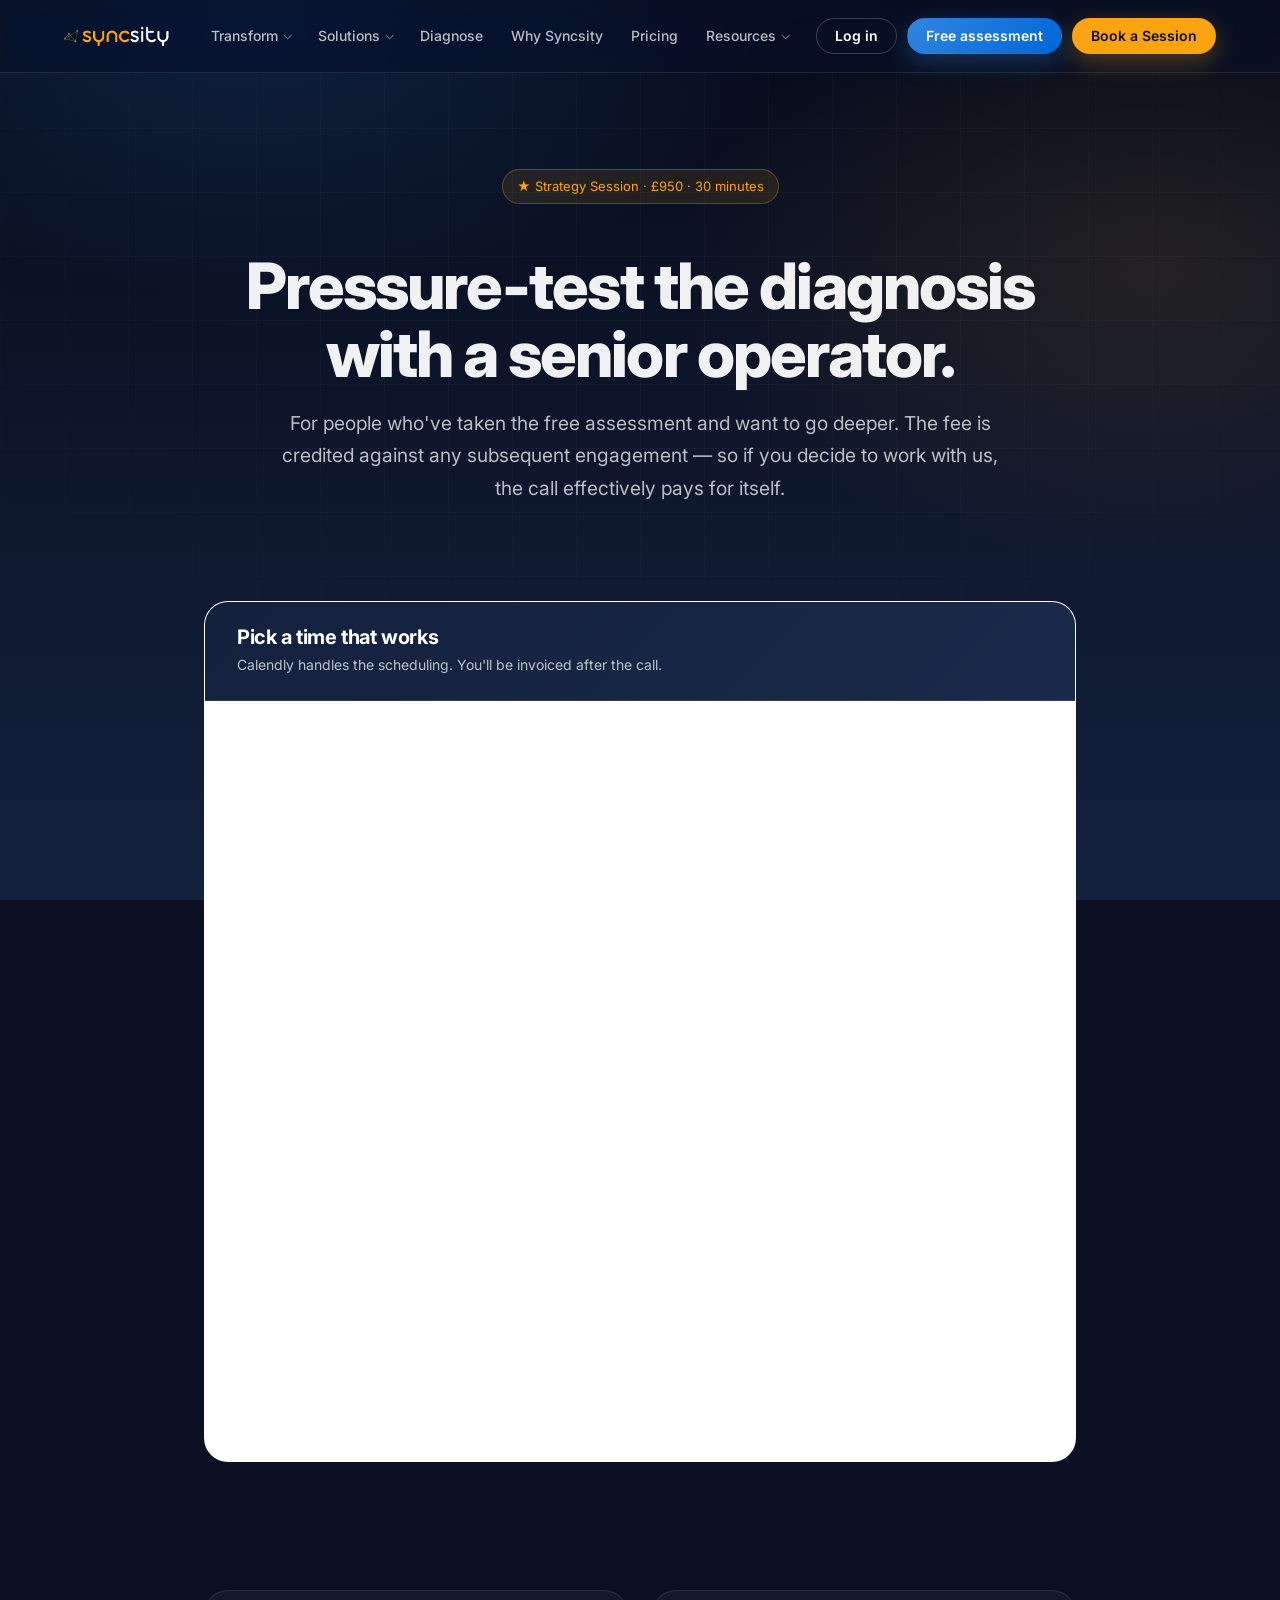
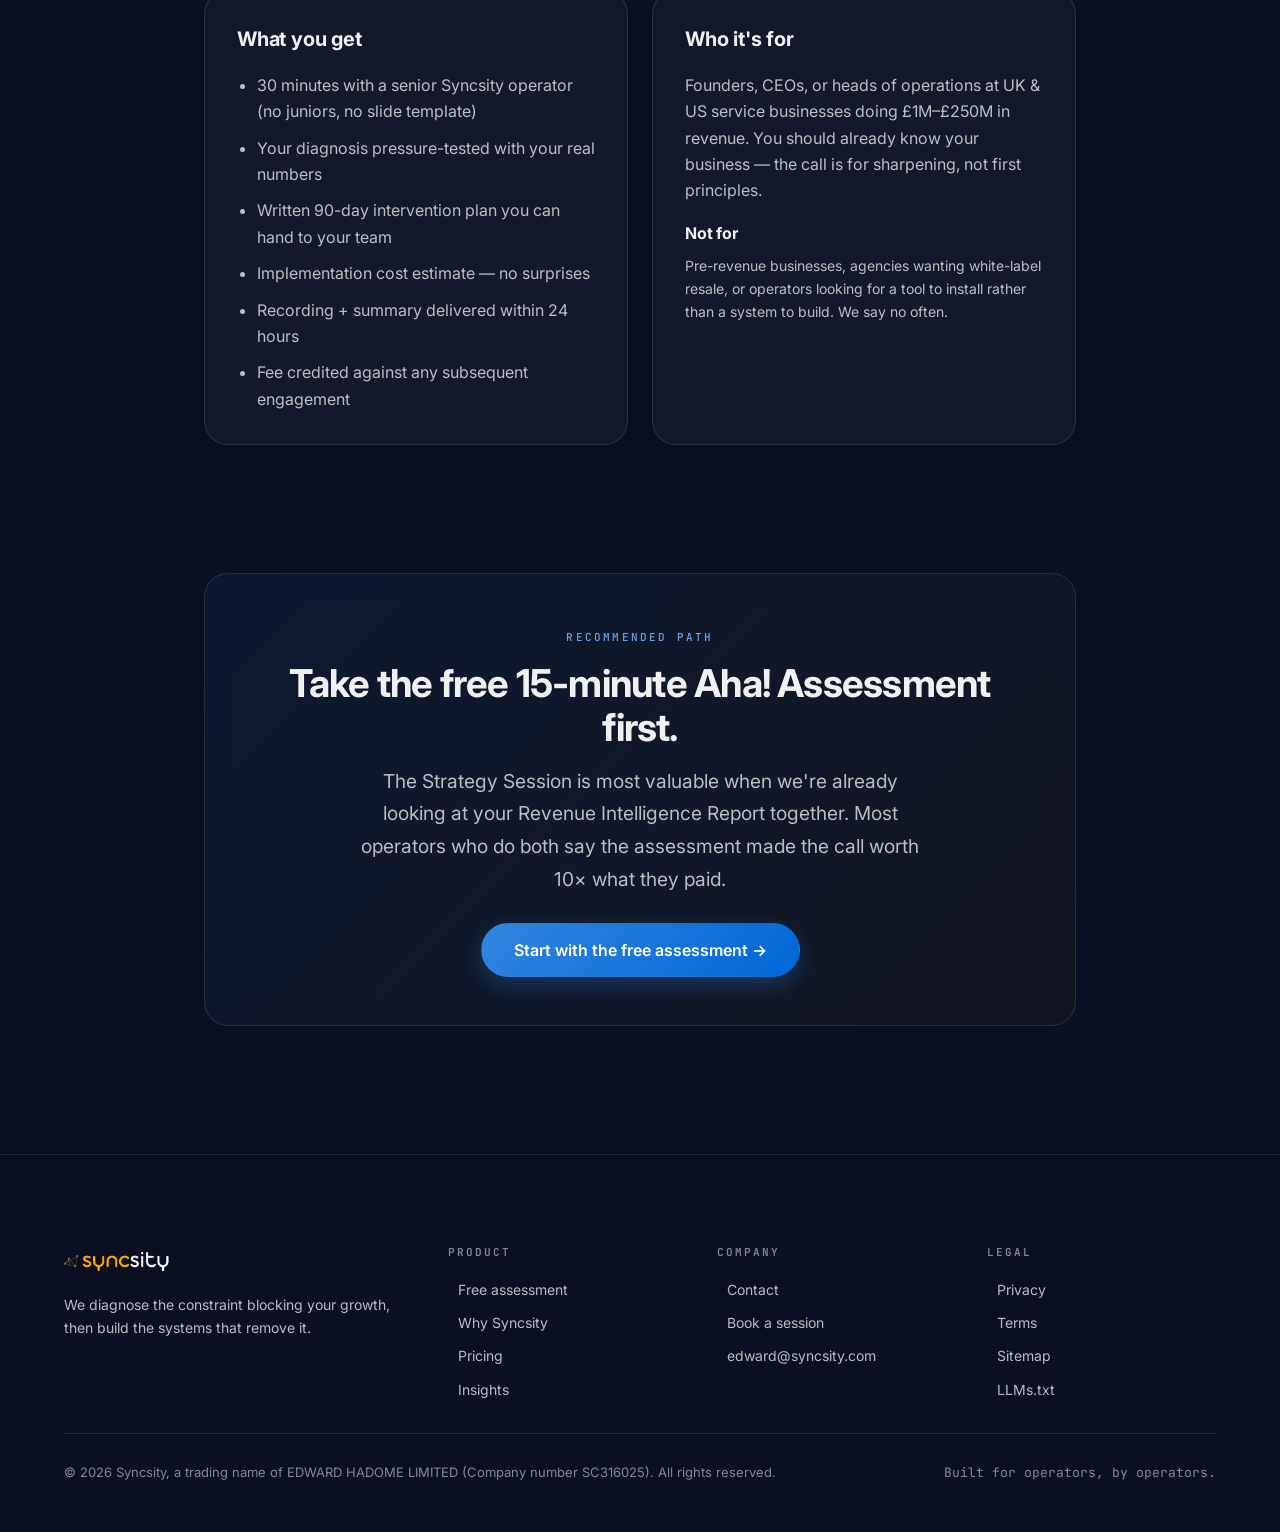
<file: booking.html>
<!DOCTYPE html>
<html lang="en">
<head>
<meta charset="UTF-8">
<meta name="viewport" content="width=device-width, initial-scale=1.0">
<title>Book a Strategy Session — Syncsity</title>
<meta name="description" content="Book a 30-minute paid Strategy Session with a senior Syncsity operator. £950, fee credited against any subsequent engagement.">
<link rel="canonical" href="https://syncsity.com/booking.html">
<meta property="og:type" content="website">
<meta property="og:title" content="Book a Strategy Session — Syncsity">
<meta property="og:description" content="30-minute paid call with a senior operator. Pressure-test the diagnosis, map the 90-day plan.">
<meta property="og:image" content="https://syncsity.com/assets/img/og-image.svg">
<meta name="twitter:card" content="summary_large_image">
<link rel="icon" type="image/svg+xml" href="/assets/img/favicon.svg">
<link rel="icon" type="image/x-icon" href="/favicon.ico">
<link rel="preconnect" href="https://fonts.googleapis.com">
<link rel="preconnect" href="https://fonts.gstatic.com" crossorigin>
<link rel="stylesheet" href="https://fonts.googleapis.com/css2?family=Inter:wght@300;400;500;600;700;800&family=JetBrains+Mono:wght@400;500;600&display=swap">
<link rel="stylesheet" href="/assets/css/static-page.css">
</head>
<body>

<div class="bg-stage" aria-hidden="true"></div>

<header class="nav">
  <div class="nav__inner">
    <a href="/" class="nav__brand"><img src="/lovable-uploads/03f35f21-123f-4f10-84a1-f2a66d97bc2b.png" alt="Syncsity"></a>
    <nav class="nav__links">
      <a href="/transform" class="has-chevron">Transform</a>
      <a href="/solutions" class="has-chevron">Solutions</a>
      <a href="/assess">Diagnose</a>
      <a href="/why-syncsity">Why Syncsity</a>
      <a href="/pricing">Pricing</a>
      <a href="/blog" class="has-chevron">Resources</a>
    </nav>
    <div class="nav__cta">
      <a href="/auth/login" class="btn btn--ghost btn--sm" id="auth-btn">Log in</a>
      <a href="/assess" class="btn btn--primary btn--sm">Free assessment</a>
      <a href="/booking.html" class="btn btn--orange btn--sm">Book a Session</a>
    </div>
  </div>
</header>

<main>
  <section class="section section--hero">
    <div class="container container--md">
      <span class="pill pill--orange reveal">★ Strategy Session · £950 · 30 minutes</span>
      <h1 class="reveal reveal--d1" style="margin-top: 24px;">Pressure-test the diagnosis with a senior operator.</h1>
      <p class="lead reveal reveal--d2" style="margin-top: 20px; max-width: 720px; margin-left:auto; margin-right:auto;">
        For people who've taken the free assessment and want to go deeper. The fee is credited
        against any subsequent engagement — so if you decide to work with us, the call effectively pays for itself.
      </p>
    </div>
  </section>

  <section class="section section--tight">
    <div class="container container--md">
      <div class="card reveal reveal--d1" style="padding: 0; overflow: hidden; background: #fff;">
        <div style="background: linear-gradient(135deg, var(--navy) 0%, var(--navy-light) 100%); padding: 24px 32px; border-bottom: 1px solid var(--border);">
          <h2 style="font-size: 1.25rem; color: #fff;">Pick a time that works</h2>
          <p class="muted" style="font-size: 14px; margin-top: 4px;">Calendly handles the scheduling. You'll be invoiced after the call.</p>
        </div>
        <iframe src="https://calendly.com/syncsity/strategy-session" style="width: 100%; height: 760px; border: 0; display: block;" loading="lazy" title="Calendly booking"></iframe>
      </div>
    </div>
  </section>

  <section class="section">
    <div class="container container--md">
      <div style="display:grid; grid-template-columns: 1fr 1fr; gap: 24px;" class="booking-grid reveal reveal--d2">
        <div class="card">
          <h3 style="margin-bottom: 16px;">What you get</h3>
          <ul style="list-style: disc; padding-left: 20px; display: flex; flex-direction: column; gap: 10px;" class="muted">
            <li>30 minutes with a senior Syncsity operator (no juniors, no slide template)</li>
            <li>Your diagnosis pressure-tested with your real numbers</li>
            <li>Written 90-day intervention plan you can hand to your team</li>
            <li>Implementation cost estimate — no surprises</li>
            <li>Recording + summary delivered within 24 hours</li>
            <li>Fee credited against any subsequent engagement</li>
          </ul>
        </div>
        <div class="card">
          <h3 style="margin-bottom: 16px;">Who it's for</h3>
          <p class="muted" style="margin-bottom: 16px;">Founders, CEOs, or heads of operations at UK & US service businesses doing £1M–£250M in revenue. You should already know your business — the call is for sharpening, not first principles.</p>
          <h3 style="font-size: 1rem; margin-bottom: 8px;">Not for</h3>
          <p class="muted" style="font-size: 14px;">Pre-revenue businesses, agencies wanting white-label resale, or operators looking for a tool to install rather than a system to build. We say no often.</p>
        </div>
      </div>
    </div>
  </section>

  <section class="section section--tight">
    <div class="container container--md">
      <div class="card reveal reveal--d3" style="text-align: center; background: linear-gradient(135deg, rgba(51,133,223,0.08), rgba(252,163,17,0.04)); padding: 48px;">
        <span class="eyebrow">Recommended path</span>
        <h2 style="margin: 12px 0 16px;">Take the free 15-minute Aha! Assessment first.</h2>
        <p class="lead" style="max-width: 580px; margin: 0 auto 28px;">
          The Strategy Session is most valuable when we're already looking at your Revenue
          Intelligence Report together. Most operators who do both say the assessment made
          the call worth 10× what they paid.
        </p>
        <a href="/assess" class="btn btn--primary btn--lg">Start with the free assessment →</a>
      </div>
    </div>
  </section>

  <footer class="footer">
    <div class="container">
      <div class="footer__top">
        <div>
          <img src="/lovable-uploads/03f35f21-123f-4f10-84a1-f2a66d97bc2b.png" alt="Syncsity" style="height: 36px; margin-bottom: 14px;">
          <p class="muted" style="font-size: 14px; max-width: 340px;">We diagnose the constraint blocking your growth, then build the systems that remove it.</p>
        </div>
        <div><h4>Product</h4><ul><li><a href="/assess">Free assessment</a></li><li><a href="/why-us">Why Syncsity</a></li><li><a href="/pricing">Pricing</a></li><li><a href="/blog">Insights</a></li></ul></div>
        <div><h4>Company</h4><ul><li><a href="/contact.html">Contact</a></li><li><a href="/booking.html">Book a session</a></li><li><a href="mailto:edward@syncsity.com">edward@syncsity.com</a></li></ul></div>
        <div><h4>Legal</h4><ul><li><a href="/privacy.html">Privacy</a></li><li><a href="/terms.html">Terms</a></li><li><a href="/sitemap.xml">Sitemap</a></li><li><a href="/llms.txt">LLMs.txt</a></li></ul></div>
      </div>
      <div class="footer__bottom">
        <span>© <span id="year">2026</span> Syncsity, a trading name of EDWARD HADOME LIMITED (Company number SC316025). All rights reserved.</span>
        <span class="mono dim">Built for operators, by operators.</span>
      </div>
    </div>
  </footer>
</main>

<script>
document.getElementById('year').textContent = new Date().getFullYear();
if (/(?:^|;\s*)(?:syncsity_session|PHPSESSID)=/.test(document.cookie || '')) {
  var b = document.getElementById('auth-btn'); if (b) { b.href='/dashboard'; b.textContent='Dashboard'; }
}
</script>
<style>@media (max-width:720px){.booking-grid{grid-template-columns:1fr !important;}}</style>
<script src="/assets/js/nav-mobile.js" defer></script>
</body>
</html>
</file>
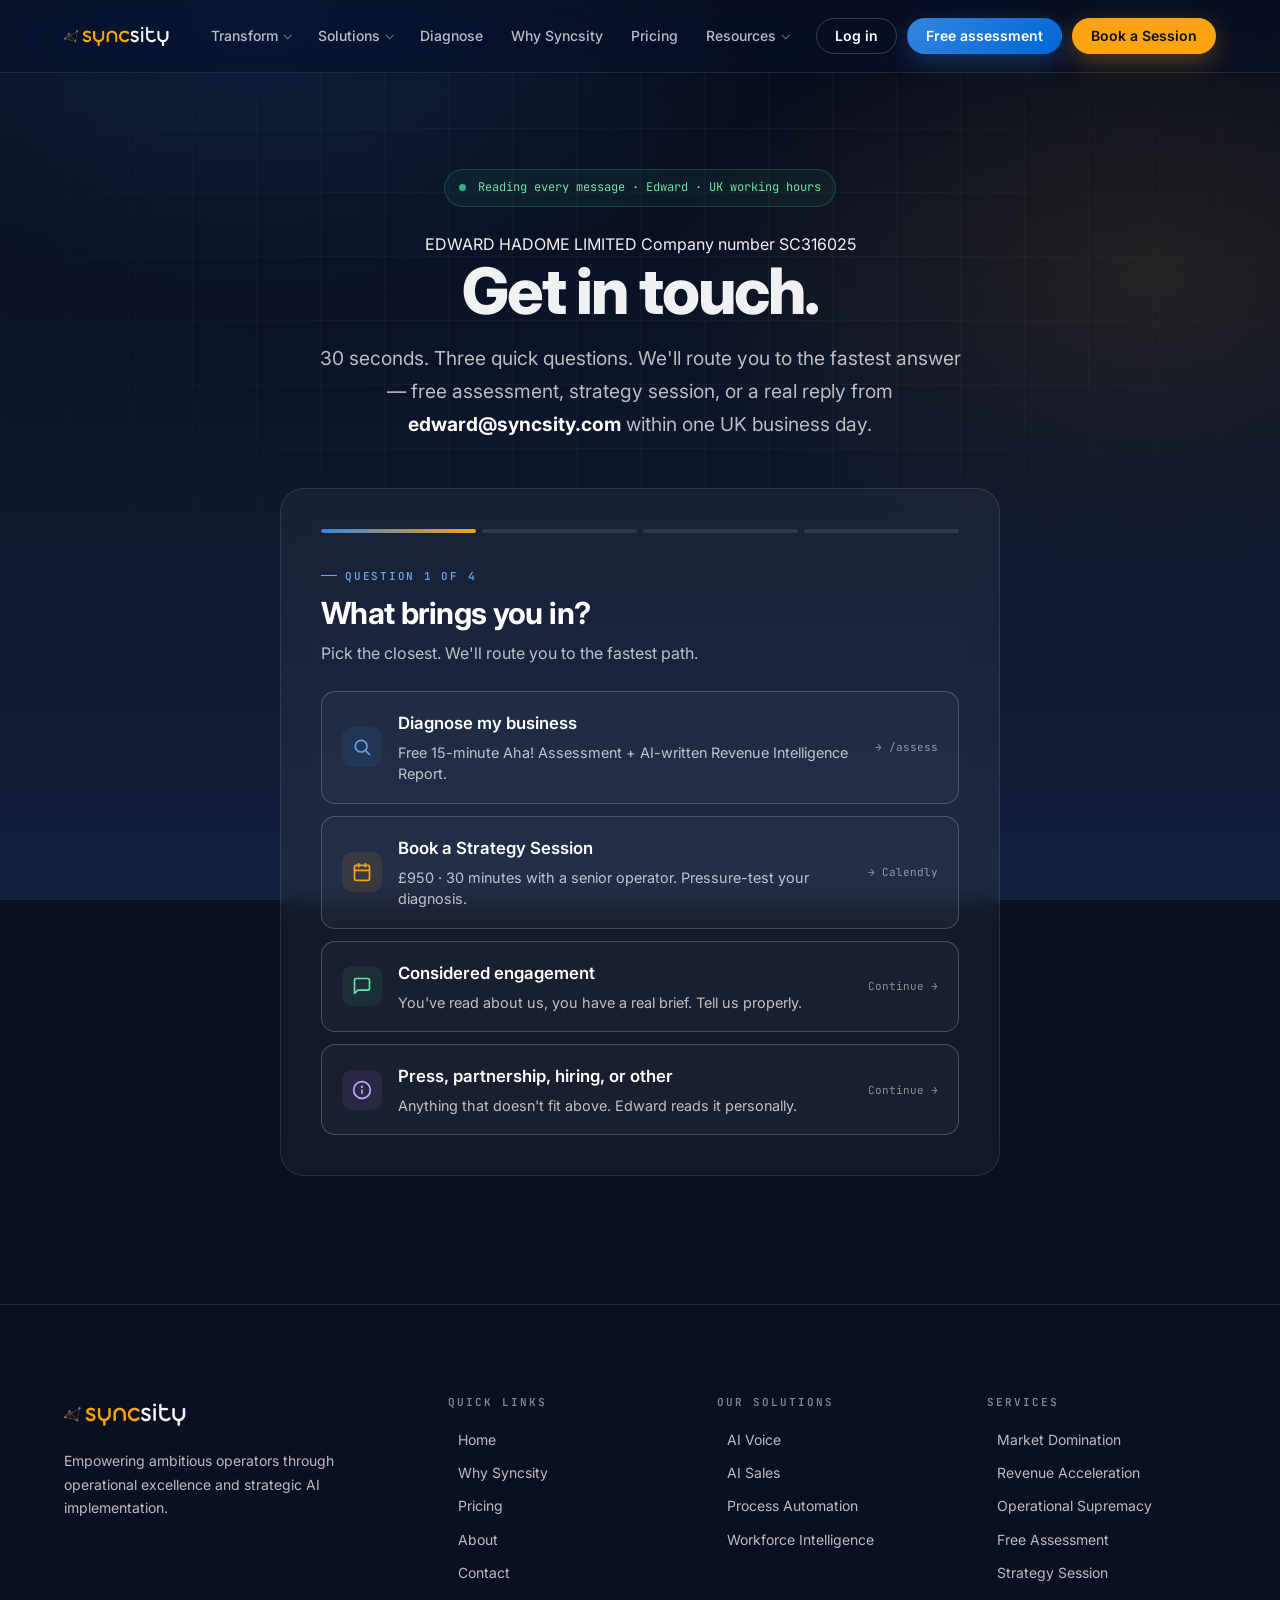
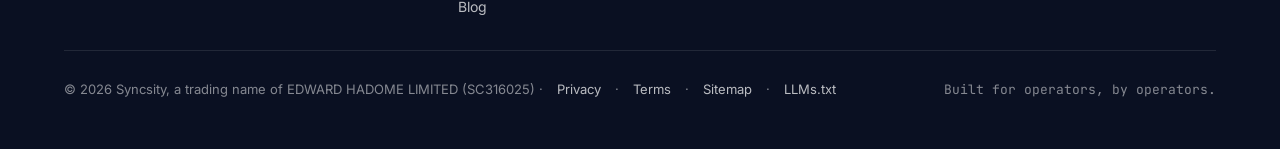
<file: contact.html>
<!DOCTYPE html>
<html lang="en">
<head>
<meta charset="UTF-8">
<meta name="viewport" content="width=device-width, initial-scale=1.0">
<title>Get in touch with Syncsity — smart contact, real human</title>
<meta name="description" content="Tell us what you need in 30 seconds. We'll route you to the right path — free assessment, strategy session, or a real reply from Edward at edward@syncsity.com.">
<link rel="canonical" href="https://syncsity.com/contact.html">
<meta property="og:type" content="website">
<meta property="og:title" content="Get in touch with Syncsity">
<meta property="og:description" content="Smart routing, not a dumb form. Real reply from edward@syncsity.com within one UK business day.">
<meta property="og:image" content="https://syncsity.com/assets/img/og-image.svg">
<meta name="twitter:card" content="summary_large_image">
<meta name="robots" content="index, follow">
<link rel="icon" type="image/svg+xml" href="/assets/img/favicon.svg">
<link rel="icon" type="image/x-icon" href="/favicon.ico">
<link rel="preconnect" href="https://fonts.googleapis.com">
<link rel="preconnect" href="https://fonts.gstatic.com" crossorigin>
<link rel="stylesheet" href="https://fonts.googleapis.com/css2?family=Inter:wght@300;400;500;600;700;800&family=JetBrains+Mono:wght@400;500;600&family=Source+Serif+4:wght@400;600&display=swap">
<link rel="stylesheet" href="/assets/css/static-page.css">

<style>
  /* ── Conversational contact wizard ──────────────────────────────── */
  .wizard {
    max-width: 720px; margin: 0 auto;
    background: rgba(255,255,255,0.04);
    backdrop-filter: blur(14px);
    -webkit-backdrop-filter: blur(14px);
    border: 1px solid var(--border);
    border-radius: 24px;
    padding: 40px;
    position: relative;
  }
  @media (max-width:540px) { .wizard { padding: 24px; } }

  .wizard__progress {
    display: flex; gap: 6px; margin-bottom: 24px;
  }
  .wizard__pip {
    height: 4px; flex: 1;
    background: rgba(255,255,255,0.10);
    border-radius: 2px;
    transition: background-color 300ms ease;
  }
  .wizard__pip.is-active { background: linear-gradient(90deg, var(--blue-400), var(--orange)); }
  .wizard__pip.is-done { background: var(--blue-400); }

  .wizard__step-num {
    font-family: 'JetBrains Mono', monospace;
    font-size: 11px; letter-spacing: 0.16em;
    color: var(--blue-300); text-transform: uppercase; font-weight: 600;
    margin-bottom: 10px;
    display: inline-flex; align-items: center; gap: 8px;
  }
  .wizard__step-num::before {
    content: ''; width: 16px; height: 1px; background: var(--blue-300);
  }
  .wizard__step-title {
    font-size: clamp(1.4rem, 1vw + 1.3rem, 1.9rem);
    font-weight: 700; letter-spacing: -0.02em;
    color: #fff; margin-bottom: 10px; line-height: 1.2;
  }
  .wizard__step-sub {
    color: var(--text-muted); font-size: 1rem;
    margin-bottom: 24px; line-height: 1.6;
  }

  .step { display: none; }
  .step.is-active { display: block; animation: stepIn 400ms cubic-bezier(0.22,1,0.36,1); }
  @keyframes stepIn { from { opacity: 0; transform: translateY(12px); } to { opacity: 1; transform: translateY(0); } }

  .choice-grid { display: grid; gap: 12px; }
  .choice {
    display: grid; grid-template-columns: 40px 1fr auto; gap: 16px; align-items: center;
    padding: 18px 20px;
    background: rgba(255,255,255,0.03);
    border: 1px solid var(--border-strong);
    border-radius: 14px;
    cursor: pointer;
    text-align: left; width: 100%;
    transition: transform 150ms ease, border-color 150ms ease, background-color 150ms ease;
    color: inherit;
  }
  .choice:hover { transform: translateX(4px); border-color: var(--blue-400); background: rgba(51,133,223,0.06); }
  .choice.is-selected { border-color: var(--blue-400); background: rgba(51,133,223,0.10); }
  .choice__icon {
    width: 40px; height: 40px;
    display: grid; place-items: center;
    background: rgba(51,133,223,0.10); color: var(--blue-300);
    border-radius: 10px;
  }
  .choice__icon--orange { background: rgba(252,163,17,0.10); color: var(--orange); }
  .choice__icon--green  { background: rgba(54,179,126,0.10); color: #6ee0a8; }
  .choice__icon--purple { background: rgba(170,120,255,0.10); color: #c5a8ff; }
  .choice__body h4 { color: #fff; font-size: 1.05rem; margin-bottom: 4px; font-weight: 600; }
  .choice__body p  { color: var(--text-muted); font-size: 0.9rem; line-height: 1.5; }
  .choice__cta { color: var(--text-dim); font-family: 'JetBrains Mono', monospace; font-size: 11px; }
  @media (max-width:540px) { .choice { grid-template-columns: 36px 1fr; } .choice__cta { display:none; } }

  .step__actions {
    display: flex; align-items: center; justify-content: space-between;
    margin-top: 24px; gap: 12px; flex-wrap: wrap;
  }
  .step__actions-meta {
    color: var(--text-dim); font-size: 12px; font-family: 'JetBrains Mono', monospace;
  }

  .preferred-time {
    display: grid; grid-template-columns: repeat(4, 1fr); gap: 8px;
    margin-top: 8px;
  }
  @media (max-width:540px) { .preferred-time { grid-template-columns: repeat(2, 1fr); } }
  .time-pill {
    padding: 10px 12px;
    background: rgba(255,255,255,0.04);
    border: 1px solid var(--border);
    border-radius: 10px;
    cursor: pointer;
    font-size: 14px;
    color: var(--text-muted);
    text-align: center;
    transition: all 150ms ease;
  }
  .time-pill:hover { border-color: var(--border-strong); color: #fff; }
  .time-pill.is-selected { border-color: var(--blue-400); color: #fff; background: rgba(51,133,223,0.10); }

  .summary-row {
    display: grid; grid-template-columns: 120px 1fr; gap: 16px; padding: 12px 0;
    border-bottom: 1px solid var(--border);
    font-size: 14px;
  }
  .summary-row:last-child { border-bottom: 0; }
  .summary-row__label { color: var(--text-dim); font-family: 'JetBrains Mono', monospace; font-size: 11px; letter-spacing: 0.1em; text-transform: uppercase; padding-top: 2px; }
  .summary-row__value { color: #fff; }

  .live-strip {
    display: inline-flex; align-items: center; gap: 12px;
    padding: 8px 14px;
    background: rgba(54,179,126,0.08);
    border: 1px solid rgba(54,179,126,0.30);
    border-radius: 9999px;
    font-family: 'JetBrains Mono', monospace;
    font-size: 12px; color: #6ee0a8;
    margin-bottom: 24px;
  }
  .live-strip__dot {
    width: 7px; height: 7px; border-radius: 50%;
    background: #36b37e;
    animation: pulse 2s ease-in-out infinite;
  }
  @keyframes pulse { 0%,100%{opacity:1;}50%{opacity:0.4;} }
</style>
</head>
<body>

<div class="bg-stage" aria-hidden="true"></div>

<!-- ── NAV (matches SPA) ──────────────────────────────────────────── -->
<header class="nav">
  <div class="nav__inner">
    <a href="/" class="nav__brand" aria-label="Syncsity home"><img src="/lovable-uploads/03f35f21-123f-4f10-84a1-f2a66d97bc2b.png" alt="Syncsity" style="height:36px;width:auto;"></a>
    <nav class="nav__links" aria-label="Primary">
      <a href="/transform" class="has-chevron">Transform</a>
      <a href="/solutions" class="has-chevron">Solutions</a>
      <a href="/assess">Diagnose</a>
      <a href="/why-syncsity">Why Syncsity</a>
      <a href="/pricing">Pricing</a>
      <a href="/blog" class="has-chevron">Resources</a>
    </nav>
    <div class="nav__cta">
      <a href="/auth/login" class="btn btn--ghost btn--sm" id="auth-btn">Log in</a>
      <a href="/assess" class="btn btn--primary btn--sm">Free assessment</a>
      <a href="/booking.html" class="btn btn--orange btn--sm">Book a Session</a>
    </div>
  </div>
</header>

<main>

  <!-- ── HERO ──────────────────────────────────────────────────────── -->
  <section class="section section--hero">
    <div class="container container--md">
      <div class="live-strip">
        <span class="live-strip__dot" aria-hidden="true"></span>
        <span>Reading every message · Edward · UK working hours</span>
      </div>
      
      <p>EDWARD HADOME LIMITED
Company number SC316025</p>
      <h1>Get in touch.</h1>
      <p class="lead" style="margin-top: 18px; max-width: 660px; margin-left:auto; margin-right:auto;">
        30 seconds. Three quick questions. We'll route you to the fastest answer —
        free assessment, strategy session, or a real reply from
        <strong style="color:#fff;">edward@syncsity.com</strong> within one UK business day.
      </p>
    </div>
  </section>

  <!-- ── WIZARD ────────────────────────────────────────────────────── -->
  <section class="section section--tight" style="padding-top: 0;">
    <div class="container">
      <div class="wizard" data-wizard>

        <!-- Progress pips -->
        <div class="wizard__progress" data-progress>
          <span class="wizard__pip is-active"></span>
          <span class="wizard__pip"></span>
          <span class="wizard__pip"></span>
          <span class="wizard__pip"></span>
        </div>

        <div id="wizard-flash" class="flash" role="status"></div>

        <form id="contact-form" action="/api/contact" method="POST" novalidate>
          <input type="text" name="website" tabindex="-1" autocomplete="off" style="position:absolute;left:-9999px" aria-hidden="true">
          <input type="hidden" name="_return" value="/contact.html">
          <input type="hidden" name="gdpr_consent" value="1">
          <input type="hidden" name="name" id="hidden-name">
          <input type="hidden" name="subject" id="hidden-subject" value="General">
          <input type="hidden" name="message" id="hidden-message">
          <input type="hidden" name="preferred_time" id="hidden-time">

          <!-- ── STEP 1: WHAT BRINGS YOU IN? ─────────────────────────── -->
          <div class="step is-active" data-step="1">
            <div class="wizard__step-num">Question 1 of 4</div>
            <h2 class="wizard__step-title">What brings you in?</h2>
            <p class="wizard__step-sub">Pick the closest. We'll route you to the fastest path.</p>

            <div class="choice-grid">
              <button type="button" class="choice" data-route="diagnose">
                <span class="choice__icon"><svg width="20" height="20" viewBox="0 0 24 24" fill="none" stroke="currentColor" stroke-width="2" stroke-linecap="round" stroke-linejoin="round"><circle cx="11" cy="11" r="7"/><path d="m21 21-4.3-4.3"/></svg></span>
                <span class="choice__body"><h4>Diagnose my business</h4><p>Free 15-minute Aha! Assessment + AI-written Revenue Intelligence Report.</p></span>
                <span class="choice__cta">→ /assess</span>
              </button>

              <button type="button" class="choice" data-route="strategy">
                <span class="choice__icon choice__icon--orange"><svg width="20" height="20" viewBox="0 0 24 24" fill="none" stroke="currentColor" stroke-width="2" stroke-linecap="round" stroke-linejoin="round"><rect x="3" y="4" width="18" height="18" rx="2"/><line x1="16" y1="2" x2="16" y2="6"/><line x1="8" y1="2" x2="8" y2="6"/><line x1="3" y1="10" x2="21" y2="10"/></svg></span>
                <span class="choice__body"><h4>Book a Strategy Session</h4><p>£950 · 30 minutes with a senior operator. Pressure-test your diagnosis.</p></span>
                <span class="choice__cta">→ Calendly</span>
              </button>

              <button type="button" class="choice" data-route="engagement">
                <span class="choice__icon choice__icon--green"><svg width="20" height="20" viewBox="0 0 24 24" fill="none" stroke="currentColor" stroke-width="2" stroke-linecap="round" stroke-linejoin="round"><path d="M21 15a2 2 0 0 1-2 2H7l-4 4V5a2 2 0 0 1 2-2h14a2 2 0 0 1 2 2z"/></svg></span>
                <span class="choice__body"><h4>Considered engagement</h4><p>You've read about us, you have a real brief. Tell us properly.</p></span>
                <span class="choice__cta">Continue →</span>
              </button>

              <button type="button" class="choice" data-route="other">
                <span class="choice__icon choice__icon--purple"><svg width="20" height="20" viewBox="0 0 24 24" fill="none" stroke="currentColor" stroke-width="2" stroke-linecap="round" stroke-linejoin="round"><circle cx="12" cy="12" r="10"/><path d="M12 16v-4"/><circle cx="12" cy="8" r="0.5" fill="currentColor"/></svg></span>
                <span class="choice__body"><h4>Press, partnership, hiring, or other</h4><p>Anything that doesn't fit above. Edward reads it personally.</p></span>
                <span class="choice__cta">Continue →</span>
              </button>
            </div>
          </div>

          <!-- ── STEP 2: TELL US ABOUT YOU ──────────────────────────── -->
          <div class="step" data-step="2">
            <div class="wizard__step-num">Question 2 of 4</div>
            <h2 class="wizard__step-title" id="step2-title">Tell us about you.</h2>
            <p class="wizard__step-sub">Just enough so the reply lands in the right inbox.</p>

            <div class="field__row">
              <div class="field">
                <input type="text" id="firstName" class="input" placeholder="First name" required maxlength="80" autocomplete="given-name">
                <label class="field__label" for="firstName">First name</label>
              </div>
              <div class="field">
                <input type="text" id="lastName" class="input" placeholder="Last name" required maxlength="80" autocomplete="family-name">
                <label class="field__label" for="lastName">Last name</label>
              </div>
            </div>

            <div class="field__row">
              <div class="field">
                <input type="email" name="email" id="email" class="input" placeholder="Work email" required maxlength="254" autocomplete="email">
                <label class="field__label" for="email">Work email</label>
              </div>
              <div class="field">
                <input type="text" name="company" id="company" class="input" placeholder="Company" maxlength="200" autocomplete="organization">
                <label class="field__label" for="company">Company</label>
              </div>
            </div>

            <div class="step__actions">
              <button type="button" class="btn btn--ghost btn--sm" data-prev>← Back</button>
              <div style="display:flex;gap:12px;align-items:center;">
                <span class="step__actions-meta">press <kbd style="border:1px solid var(--border-strong);padding:2px 8px;border-radius:4px;font-family:'JetBrains Mono',monospace;font-size:10px;">Enter</kbd></span>
                <button type="button" class="btn btn--primary" data-next-from="2">Continue →</button>
              </div>
            </div>
          </div>

          <!-- ── STEP 3: WHAT CAN WE HELP WITH? ─────────────────────── -->
          <div class="step" data-step="3">
            <div class="wizard__step-num">Question 3 of 4</div>
            <h2 class="wizard__step-title" id="step3-title">What can we help with?</h2>
            <p class="wizard__step-sub" id="step3-sub">The more concrete, the faster Edward can be useful. Brutal honesty welcome — only Edward reads this.</p>

            <div class="field">
              <textarea id="messageInput" class="textarea" placeholder="Your message" required minlength="20" maxlength="5000" style="min-height:160px;"></textarea>
              <label class="field__label" for="messageInput">Your message</label>
            </div>

            <div style="margin-top:18px;">
              <p class="wizard__step-sub" style="margin-bottom: 10px; font-size: 13px; color: var(--text-dim); font-family: 'JetBrains Mono', monospace; letter-spacing: 0.1em; text-transform: uppercase;">Optional · best time to reach you</p>
              <div class="preferred-time" data-time>
                <button type="button" class="time-pill" data-tval="anytime">Anytime</button>
                <button type="button" class="time-pill" data-tval="morning">Morning</button>
                <button type="button" class="time-pill" data-tval="afternoon">Afternoon</button>
                <button type="button" class="time-pill" data-tval="thisweek">This week</button>
              </div>
            </div>

            <div class="step__actions">
              <button type="button" class="btn btn--ghost btn--sm" data-prev>← Back</button>
              <button type="button" class="btn btn--primary" data-next-from="3">Continue →</button>
            </div>
          </div>

          <!-- ── STEP 4: REVIEW + SEND ──────────────────────────────── -->
          <div class="step" data-step="4">
            <div class="wizard__step-num">Question 4 of 4 · Final</div>
            <h2 class="wizard__step-title">Quick review, then we send.</h2>
            <p class="wizard__step-sub">Confirm everything looks right. Reply lands within one UK business day.</p>

            <div style="background:rgba(0,0,0,0.15);border:1px solid var(--border);border-radius:12px;padding:20px 24px;">
              <div class="summary-row"><div class="summary-row__label">Path</div><div class="summary-row__value" data-summary="route">—</div></div>
              <div class="summary-row"><div class="summary-row__label">Name</div><div class="summary-row__value" data-summary="name">—</div></div>
              <div class="summary-row"><div class="summary-row__label">Email</div><div class="summary-row__value" data-summary="email">—</div></div>
              <div class="summary-row"><div class="summary-row__label">Company</div><div class="summary-row__value" data-summary="company">—</div></div>
              <div class="summary-row"><div class="summary-row__label">When best</div><div class="summary-row__value" data-summary="time">Anytime</div></div>
              <div class="summary-row"><div class="summary-row__label">Message</div><div class="summary-row__value" data-summary="message" style="white-space:pre-wrap;">—</div></div>
            </div>

            <label class="checkbox-row">
              <input type="checkbox" name="gdpr_consent_visible" value="1" required checked>
              <span>I'm OK with Syncsity processing this to reply to me. <a href="/privacy.html">Privacy policy</a>.</span>
            </label>

            <div class="step__actions">
              <button type="button" class="btn btn--ghost btn--sm" data-prev>← Back</button>
              <button type="submit" class="btn btn--primary btn--lg">Send to Edward →</button>
            </div>
            <p style="margin-top:12px;text-align:center;color:var(--text-dim);font-size:12px;font-family:'JetBrains Mono',monospace;">→ edward@syncsity.com</p>
          </div>
        </form>
      </div>
    </div>
  </section>

  <!-- ── FOOTER (matches SPA) ──────────────────────────────────────── -->
  <footer class="footer">
    <div class="container">
      <div class="footer__top">
        <div>
          <img src="/lovable-uploads/03f35f21-123f-4f10-84a1-f2a66d97bc2b.png" alt="Syncsity" style="height:42px;margin-bottom:14px;">
          <p class="muted" style="font-size:14px;max-width:340px;">Empowering ambitious operators through operational excellence and strategic AI implementation.</p>
        </div>
        <div><h4>Quick Links</h4><ul><li><a href="/">Home</a></li><li><a href="/why-syncsity">Why Syncsity</a></li><li><a href="/pricing">Pricing</a></li><li><a href="/about-us">About</a></li><li><a href="/contact.html">Contact</a></li><li><a href="/blog">Blog</a></li></ul></div>
        <div><h4>Our Solutions</h4><ul><li><a href="/solutions/voice-solutions">AI Voice</a></li><li><a href="/solutions/lead-generation">AI Sales</a></li><li><a href="/solutions/process-optimization">Process Automation</a></li><li><a href="/solutions/workforce-transformation">Workforce Intelligence</a></li></ul></div>
        <div><h4>Services</h4><ul><li><a href="/transform/market-domination">Market Domination</a></li><li><a href="/transform/revenue-acceleration">Revenue Acceleration</a></li><li><a href="/transform/operational-supremacy">Operational Supremacy</a></li><li><a href="/assess">Free Assessment</a></li><li><a href="/booking.html">Strategy Session</a></li></ul></div>
      </div>
      <div class="footer__bottom">
        <span>© <span id="year">2026</span> Syncsity, a trading name of EDWARD HADOME LIMITED (SC316025) · <a href="/privacy.html">Privacy</a> · <a href="/terms.html">Terms</a> · <a href="/sitemap.html">Sitemap</a> · <a href="/llms.txt">LLMs.txt</a></span>
        <span class="mono dim">Built for operators, by operators.</span>
      </div>
    </div>
  </footer>
</main>

<script>
(function(){
  document.getElementById('year').textContent = new Date().getFullYear();
  if (/(?:^|;\s*)(?:syncsity_session|PHPSESSID)=/.test(document.cookie || '')) {
    var b = document.getElementById('auth-btn'); if (b) { b.href='/dashboard'; b.textContent='Dashboard'; }
  }

  var form     = document.getElementById('contact-form');
  var steps    = form.querySelectorAll('.step');
  var pips     = document.querySelectorAll('[data-progress] .wizard__pip');
  var flash    = document.getElementById('wizard-flash');
  var current  = 1;
  var maxStep  = 4;
  var route    = '';

  var routeMeta = {
    diagnose:   { title: 'Free Aha! Assessment',     subject: 'Diagnose request',      step2: 'Tell us where to send the report.', step3: 'Anything we should know first?', step3sub: 'Optional context. The form will redirect you to the assessment when you submit.' },
    strategy:   { title: 'Strategy Session (£950)',  subject: 'Strategy Session',      step2: 'Tell us about you.',                step3: 'What do you want to pressure-test?', step3sub: 'Specifics make the call worth 10× more. We\'ll redirect you to Calendly to pick a slot after this.' },
    engagement: { title: 'Considered engagement',    subject: 'Engagement enquiry',    step2: 'Who are you?',                      step3: 'What\'s the brief?', step3sub: 'Where you are now, what success looks like, what you\'ve already tried.' },
    other:      { title: 'Press / partnership / other', subject: 'General enquiry',     step2: 'Who are you?',                      step3: 'What can we help with?', step3sub: 'Anything that doesn\'t fit elsewhere. Edward reads it personally.' }
  };

  /* ── STEP 1: route choice ─────────────────────────────────────── */
  document.querySelectorAll('.choice').forEach(function (btn) {
    btn.addEventListener('click', function () {
      route = btn.dataset.route;
      document.getElementById('hidden-subject').value = (routeMeta[route] || {}).subject || 'General';
      // Adapt step 2/3 copy
      var meta = routeMeta[route] || {};
      var s2t = document.getElementById('step2-title'); if (s2t) s2t.textContent = meta.step2 || s2t.textContent;
      var s3t = document.getElementById('step3-title'); if (s3t) s3t.textContent = meta.step3 || s3t.textContent;
      var s3s = document.getElementById('step3-sub');  if (s3s) s3s.textContent = meta.step3sub || s3s.textContent;
      goTo(2);
    });
  });

  /* ── Time pills (step 3) ──────────────────────────────────────── */
  document.querySelectorAll('[data-time] .time-pill').forEach(function (b) {
    b.addEventListener('click', function () {
      document.querySelectorAll('[data-time] .time-pill').forEach(function (x) { x.classList.remove('is-selected'); });
      b.classList.add('is-selected');
      document.getElementById('hidden-time').value = b.dataset.tval;
    });
  });
  // Default
  var defaultTime = document.querySelector('.time-pill[data-tval="anytime"]');
  if (defaultTime) { defaultTime.classList.add('is-selected'); document.getElementById('hidden-time').value = 'anytime'; }

  /* ── Next / Prev ─────────────────────────────────────────────── */
  document.querySelectorAll('[data-prev]').forEach(function (b) {
    b.addEventListener('click', function () { goTo(current - 1); });
  });
  document.querySelectorAll('[data-next-from]').forEach(function (b) {
    b.addEventListener('click', function () {
      var from = parseInt(b.dataset.nextFrom, 10);
      if (!validateStep(from)) return;
      goTo(from + 1);
    });
  });

  /* ── Enter key advances on text/email steps ─────────────────── */
  ['firstName','lastName','email','company'].forEach(function (id) {
    var el = document.getElementById(id);
    if (!el) return;
    el.addEventListener('keydown', function (e) { if (e.key === 'Enter') { e.preventDefault(); if (current === 2 && validateStep(2)) goTo(3); } });
  });

  function validateStep(step) {
    flash.classList.remove('is-error'); flash.style.display = 'none';
    if (step === 2) {
      var fn = document.getElementById('firstName').value.trim();
      var ln = document.getElementById('lastName').value.trim();
      var em = document.getElementById('email').value.trim();
      if (fn.length < 2 || ln.length < 2) { return showError('Both names please — even just initials.'); }
      if (!/^[^@\s]+@[^@\s]+\.[^@\s]{2,}$/.test(em)) { return showError('That email looks off.'); }
    }
    if (step === 3) {
      var msg = document.getElementById('messageInput').value.trim();
      if (msg.length < 20) { return showError('A bit more detail (min 20 chars) so we can be useful.'); }
    }
    return true;
  }
  function showError(t) { flash.classList.add('is-error'); flash.textContent = t; flash.style.display = 'block'; flash.scrollIntoView({behavior:'smooth',block:'nearest'}); return false; }

  function goTo(n) {
    if (n < 1 || n > maxStep) return;
    current = n;
    steps.forEach(function (s) { s.classList.remove('is-active'); });
    form.querySelector('[data-step="' + n + '"]').classList.add('is-active');
    pips.forEach(function (p, i) {
      p.classList.remove('is-active', 'is-done');
      if (i < n - 1) p.classList.add('is-done');
      if (i === n - 1) p.classList.add('is-active');
    });
    if (n === 4) populateSummary();
    window.scrollTo({ top: 0, behavior: 'smooth' });
  }

  function populateSummary() {
    var meta = routeMeta[route] || {};
    var fn = document.getElementById('firstName').value.trim();
    var ln = document.getElementById('lastName').value.trim();
    var em = document.getElementById('email').value.trim();
    var co = document.getElementById('company').value.trim();
    var msg = document.getElementById('messageInput').value.trim();
    var t = document.getElementById('hidden-time').value || 'anytime';
    var setS = function (k, v) { var el = document.querySelector('[data-summary="' + k + '"]'); if (el) el.textContent = v; };
    setS('route',   meta.title || '—');
    setS('name',    (fn + ' ' + ln).trim() || '—');
    setS('email',   em || '—');
    setS('company', co || '—');
    setS('time',    { anytime: 'Anytime', morning: 'Mornings (UK)', afternoon: 'Afternoons (UK)', thisweek: 'This week' }[t] || t);
    setS('message', msg || '—');
  }

  /* ── Submit ─────────────────────────────────────────────────── */
  form.addEventListener('submit', function (e) {
    e.preventDefault();
    var fn = document.getElementById('firstName').value.trim();
    var ln = document.getElementById('lastName').value.trim();
    document.getElementById('hidden-name').value = (fn + ' ' + ln).trim();
    var msg = document.getElementById('messageInput').value.trim();
    var t = document.getElementById('hidden-time').value || 'anytime';
    var meta = routeMeta[route] || {};
    var fullMessage = msg + '\n\n— Best time to reach: ' + t + '\n— Path chosen: ' + (meta.title || 'General');
    document.getElementById('hidden-message').value = fullMessage;

    // For diagnose / strategy, after sending the message we redirect them to the right destination
    var afterRedirect = '';
    if (route === 'diagnose') afterRedirect = '/assess?email=' + encodeURIComponent(document.getElementById('email').value);
    if (route === 'strategy') afterRedirect = '/booking.html';

    // Submit via fetch so we control the redirect
    var fd = new FormData(form);
    var btn = e.submitter;
    if (btn) { btn.disabled = true; btn.textContent = 'Sending…'; }

    fetch('/api/contact', { method: 'POST', body: fd, credentials: 'same-origin', redirect: 'manual' })
      .then(function () {
        if (afterRedirect) {
          window.location.href = afterRedirect;
        } else {
          window.location.href = '/contact.html?sent=1';
        }
      })
      .catch(function () {
        // Even if fetch errors (e.g. opaque redirect), the POST has likely landed.
        // Treat as success and bounce.
        window.location.href = afterRedirect || '/contact.html?sent=1';
      });
  });

  /* ── Show flash from URL ─────────────────────────────────────── */
  var qs = new URLSearchParams(location.search);
  if (qs.get('sent') === '1') {
    flash.classList.add('is-success');
    flash.innerHTML = '<strong>Message in.</strong> Edward will reply within one UK business day from edward@syncsity.com. A confirmation just landed in your inbox.';
    flash.style.display = 'block';
    flash.scrollIntoView({ behavior: 'smooth', block: 'center' });
  } else if (qs.get('error')) {
    flash.classList.add('is-error');
    flash.textContent = qs.get('error');
    flash.style.display = 'block';
  }
})();
</script>
<script src="/assets/js/nav-mobile.js" defer></script>
</body>
</html>
</file>
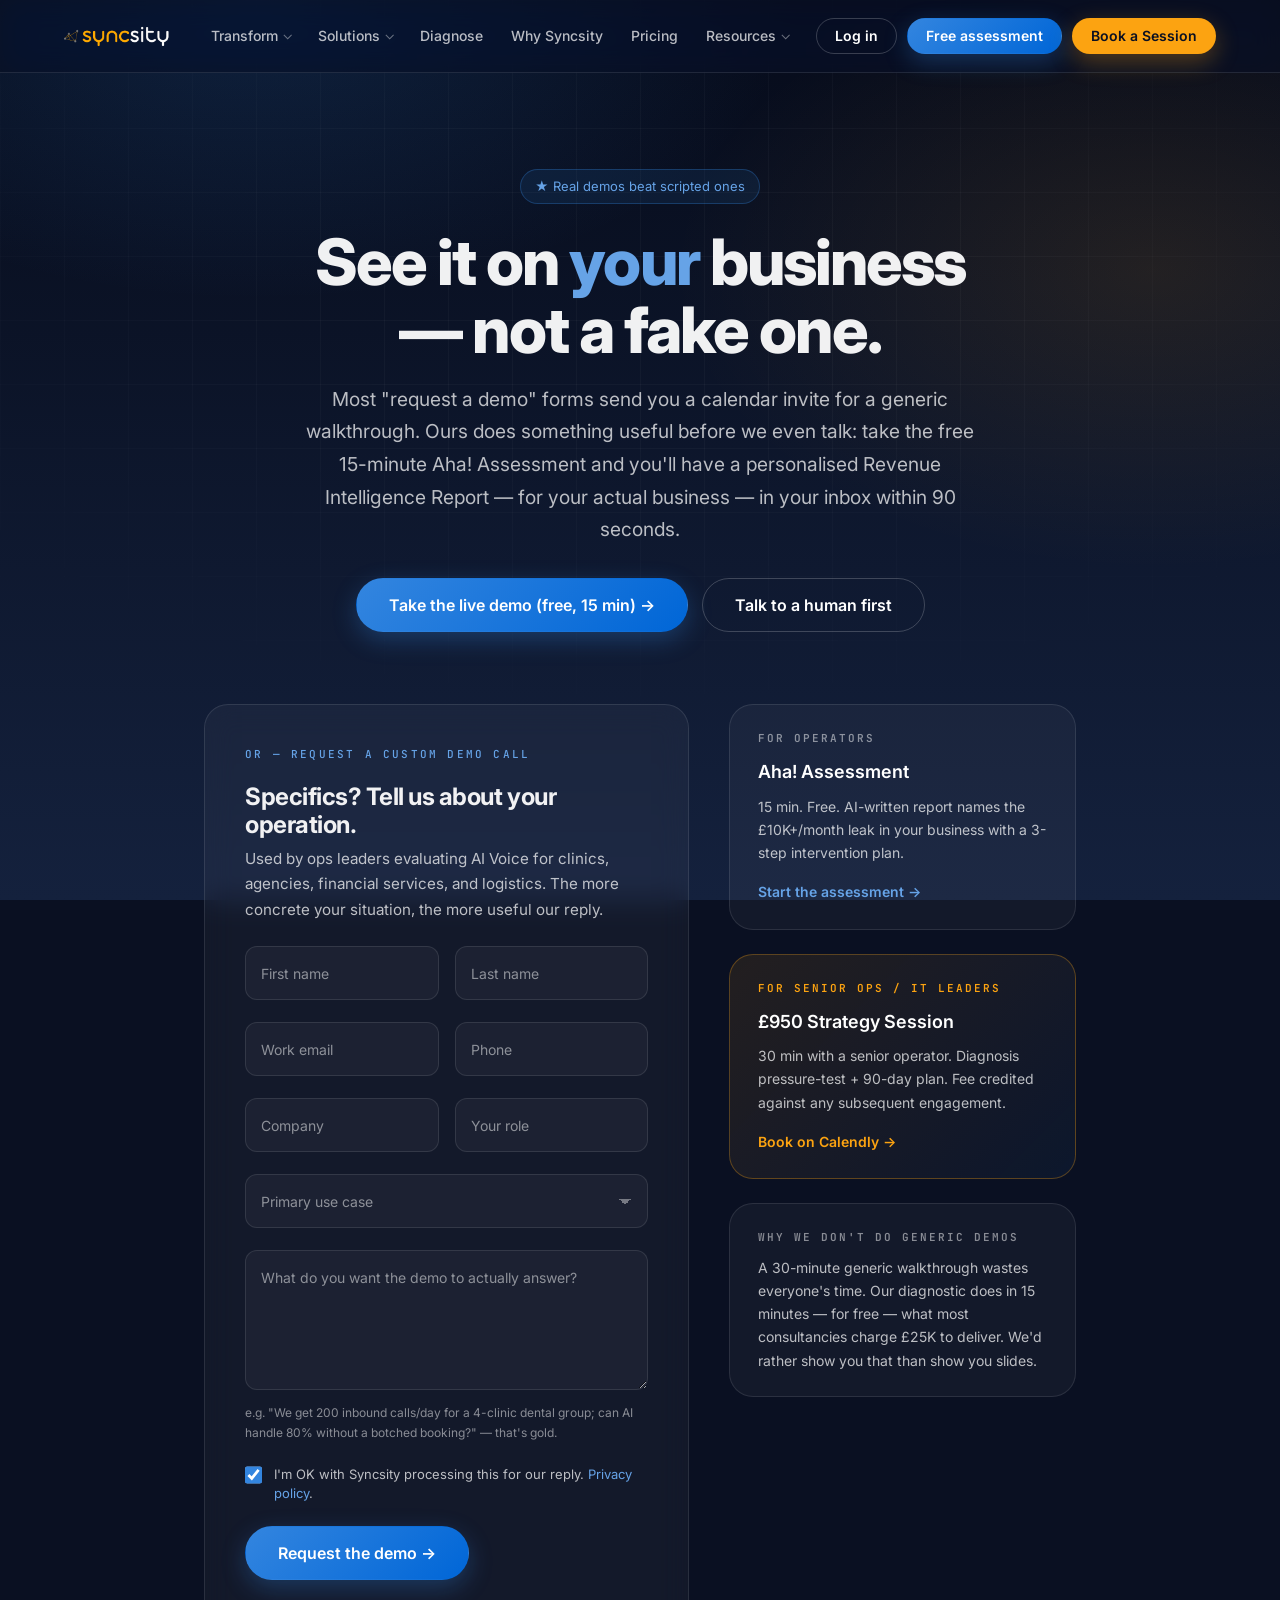
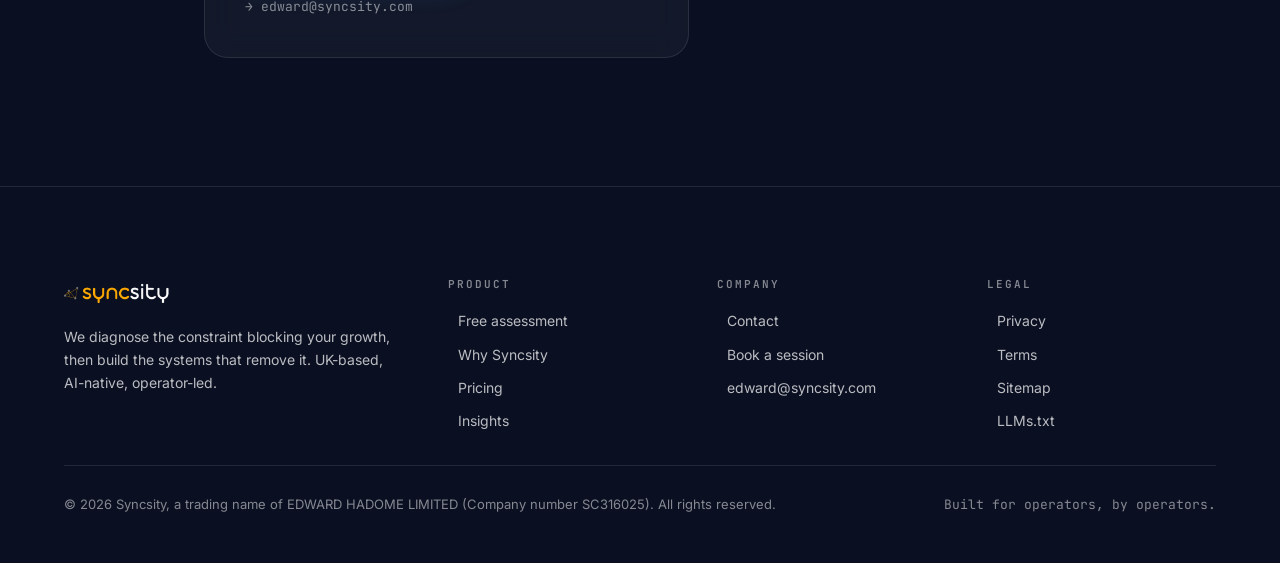
<file: demo.html>
<!DOCTYPE html>
<html lang="en">
<head>
<meta charset="UTF-8">
<meta name="viewport" content="width=device-width, initial-scale=1.0">
<title>Request a Demo — Syncsity AI Voice Agents &amp; Operations</title>
<meta name="description" content="See AI Voice Agents, sales systems, and process automation in action. The fastest demo is the free 15-minute Aha! Assessment — your first concrete insight before any call.">
<link rel="canonical" href="https://syncsity.com/demo.html">
<meta property="og:type" content="website">
<meta property="og:title" content="Request a Demo — Syncsity">
<meta property="og:description" content="See AI Voice Agents in action, or skip the call: take the free 15-minute Aha! Assessment.">
<meta property="og:image" content="https://syncsity.com/assets/img/og-image.svg">
<meta name="twitter:card" content="summary_large_image">
<meta name="robots" content="index, follow">
<link rel="icon" type="image/svg+xml" href="/assets/img/favicon.svg">
<link rel="icon" type="image/x-icon" href="/favicon.ico">
<link rel="apple-touch-icon" href="/assets/img/favicon.svg">
<link rel="preconnect" href="https://fonts.googleapis.com">
<link rel="preconnect" href="https://fonts.gstatic.com" crossorigin>
<link rel="stylesheet" href="https://fonts.googleapis.com/css2?family=Inter:wght@300;400;500;600;700;800&family=JetBrains+Mono:wght@400;500;600&display=swap">
<link rel="stylesheet" href="/assets/css/static-page.css">

<script type="application/ld+json">
{
  "@context": "https://schema.org",
  "@type": "ContactPage",
  "name": "Request a Syncsity Demo",
  "url": "https://syncsity.com/demo.html",
  "description": "Demo request page for Syncsity AI Voice Agents and operations products.",
  "publisher": { "@type": "Organization", "name": "Syncsity", "url": "https://syncsity.com" }
}
</script>
</head>
<body>

<div class="bg-stage" aria-hidden="true"></div>

<header class="nav">
  <div class="nav__inner">
    <a href="/" class="nav__brand" aria-label="Syncsity home">
      <img src="/lovable-uploads/03f35f21-123f-4f10-84a1-f2a66d97bc2b.png" alt="Syncsity">
    </a>
    <nav class="nav__links" aria-label="Primary">
      <a href="/transform" class="has-chevron">Transform</a>
      <a href="/solutions" class="has-chevron">Solutions</a>
      <a href="/assess">Diagnose</a>
      <a href="/why-syncsity">Why Syncsity</a>
      <a href="/pricing">Pricing</a>
      <a href="/blog" class="has-chevron">Resources</a>
    </nav>
    <div class="nav__cta">
      <a href="/auth/login" class="btn btn--ghost btn--sm" id="auth-btn">Log in</a>
      <a href="/assess" class="btn btn--primary btn--sm">Free assessment</a>
      <a href="/booking.html" class="btn btn--orange btn--sm">Book a Session</a>
    </div>
  </div>
</header>

<main>
  <section class="section section--hero">
    <div class="container container--sm">
      <span class="pill reveal">★ Real demos beat scripted ones</span>
      <h1 class="reveal reveal--d1">See it on <em style="color:var(--blue-300); font-style:normal;">your</em> business — not a fake one.</h1>
      <p class="lead reveal reveal--d2" style="margin-top: 20px;">
        Most "request a demo" forms send you a calendar invite for a generic walkthrough.
        Ours does something useful before we even talk: take the free 15-minute Aha! Assessment
        and you'll have a personalised Revenue Intelligence Report — for your actual business —
        in your inbox within 90 seconds.
      </p>
      <div style="display:flex; gap:14px; flex-wrap:wrap; justify-content:center; margin-top: 32px;" class="reveal reveal--d3">
        <a href="/assess" class="btn btn--primary btn--lg">Take the live demo (free, 15 min) →</a>
        <a href="/booking.html" class="btn btn--ghost btn--lg">Talk to a human first</a>
      </div>
    </div>
  </section>

  <section class="section section--tight" style="padding-top: 24px;">
    <div class="container container--md">
      <div class="contact-grid" style="display:grid; grid-template-columns: 1.4fr 1fr; gap: 40px; align-items: start;">

        <!-- ── DEMO REQUEST FORM ── -->
        <div class="card reveal reveal--d1" style="padding: 40px;">
          <div style="display:flex; align-items:center; gap:10px; margin-bottom: 20px;">
            <span class="eyebrow">Or — request a custom demo call</span>
          </div>
          <h2 style="font-size: 1.5rem; margin-bottom: 8px;">Specifics? Tell us about your operation.</h2>
          <p class="muted" style="font-size: 0.95rem; margin-bottom: 24px;">
            Used by ops leaders evaluating AI Voice for clinics, agencies, financial services,
            and logistics. The more concrete your situation, the more useful our reply.
          </p>

          <div id="demo-flash" class="flash" role="status"></div>

          <form id="demo-form" action="/api/contact" method="POST" novalidate>
            <input type="text" name="website" tabindex="-1" autocomplete="off" style="position:absolute;left:-9999px" aria-hidden="true">
            <input type="hidden" name="_return" value="/demo.html">
            <input type="hidden" name="gdpr_consent" value="1">
            <input type="hidden" name="name" id="hidden-name">
            <input type="hidden" name="subject" id="hidden-subject" value="Demo Request">
            <input type="hidden" name="message" id="hidden-message">

            <div class="field__row">
              <div class="field">
                <input type="text" id="firstName" class="input" placeholder="First name" required maxlength="80" autocomplete="given-name">
                <label class="field__label" for="firstName">First name</label>
              </div>
              <div class="field">
                <input type="text" id="lastName" class="input" placeholder="Last name" required maxlength="80" autocomplete="family-name">
                <label class="field__label" for="lastName">Last name</label>
              </div>
            </div>

            <div class="field__row">
              <div class="field">
                <input type="email" name="email" id="email" class="input" placeholder="Work email" required maxlength="254" autocomplete="email">
                <label class="field__label" for="email">Work email</label>
              </div>
              <div class="field">
                <input type="tel" id="phone" class="input" placeholder="Phone" maxlength="40" autocomplete="tel">
                <label class="field__label" for="phone">Phone</label>
              </div>
            </div>

            <div class="field__row">
              <div class="field">
                <input type="text" name="company" id="company" class="input" placeholder="Company" required maxlength="200" autocomplete="organization">
                <label class="field__label" for="company">Company</label>
              </div>
              <div class="field">
                <input type="text" id="role" class="input" placeholder="Your role" required maxlength="120">
                <label class="field__label" for="role">Your role</label>
              </div>
            </div>

            <div class="field">
              <select id="useCase" class="select" data-empty="true" required>
                <option value="" disabled selected hidden></option>
                <option value="Sales outreach">Sales outreach</option>
                <option value="Customer support">Customer support</option>
                <option value="Appointment scheduling">Appointment scheduling</option>
                <option value="Lead qualification">Lead qualification</option>
                <option value="Workflow automation">Workflow automation</option>
                <option value="Other">Other</option>
              </select>
              <label class="field__label" for="useCase">Primary use case</label>
            </div>

            <div class="field">
              <textarea id="details" class="textarea" placeholder="What do you want the demo to actually answer?" minlength="20" maxlength="3000"></textarea>
              <label class="field__label" for="details">What do you want the demo to actually answer?</label>
              <div class="field__hint">e.g. "We get 200 inbound calls/day for a 4-clinic dental group; can AI handle 80% without a botched booking?" — that's gold.</div>
            </div>

            <label class="checkbox-row">
              <input type="checkbox" required checked>
              <span>I'm OK with Syncsity processing this for our reply. <a href="/privacy">Privacy policy</a>.</span>
            </label>

            <div class="submit-row">
              <button type="submit" class="btn btn--primary btn--lg">Request the demo →</button>
              <span class="submit-meta">→ edward@syncsity.com</span>
            </div>
          </form>
        </div>

        <!-- ── SIDEBAR: WHAT'S A DEMO HERE ── -->
        <aside style="display:flex; flex-direction:column; gap:24px;" class="reveal reveal--d2">
          <div class="card" style="padding: 24px 28px;">
            <h3 style="font-size: 11px; letter-spacing: 0.18em; text-transform: uppercase; color: var(--text-dim); font-family: 'JetBrains Mono', monospace; margin-bottom: 10px; font-weight: 600;">For operators</h3>
            <p style="font-size: 18px; color: #fff; font-weight: 600; margin-bottom: 8px;">Aha! Assessment</p>
            <p class="muted" style="font-size: 14px; margin-bottom: 14px;">15 min. Free. AI-written report names the £10K+/month leak in your business with a 3-step intervention plan.</p>
            <a href="/assess" style="color: var(--blue-300); font-weight: 600; font-size: 14px;">Start the assessment →</a>
          </div>
          <div class="card" style="padding: 24px 28px; background: linear-gradient(135deg, rgba(252,163,17,0.10), rgba(51,133,223,0.06)); border-color: rgba(252,163,17,0.30);">
            <h3 style="font-size: 11px; letter-spacing: 0.18em; text-transform: uppercase; color: var(--orange); font-family: 'JetBrains Mono', monospace; margin-bottom: 10px; font-weight: 600;">For senior ops / IT leaders</h3>
            <p style="font-size: 18px; color: #fff; font-weight: 600; margin-bottom: 8px;">£950 Strategy Session</p>
            <p class="muted" style="font-size: 14px; margin-bottom: 14px;">30 min with a senior operator. Diagnosis pressure-test + 90-day plan. Fee credited against any subsequent engagement.</p>
            <a href="/booking.html" style="color: var(--orange); font-weight: 600; font-size: 14px;">Book on Calendly →</a>
          </div>
          <div class="card" style="padding: 24px 28px;">
            <h3 style="font-size: 11px; letter-spacing: 0.18em; text-transform: uppercase; color: var(--text-dim); font-family: 'JetBrains Mono', monospace; margin-bottom: 10px; font-weight: 600;">Why we don't do generic demos</h3>
            <p class="muted" style="font-size: 14px;">A 30-minute generic walkthrough wastes everyone's time. Our diagnostic does in 15 minutes — for free — what most consultancies charge £25K to deliver. We'd rather show you that than show you slides.</p>
          </div>
        </aside>

      </div>
    </div>
  </section>

  <footer class="footer">
    <div class="container">
      <div class="footer__top">
        <div>
          <img src="/lovable-uploads/03f35f21-123f-4f10-84a1-f2a66d97bc2b.png" alt="Syncsity" style="height: 36px; margin-bottom: 14px;">
          <p class="muted" style="font-size: 14px; max-width: 340px;">We diagnose the constraint blocking your growth, then build the systems that remove it. UK-based, AI-native, operator-led.</p>
        </div>
        <div>
          <h4>Product</h4>
          <ul>
            <li><a href="/assess">Free assessment</a></li>
            <li><a href="/why-us">Why Syncsity</a></li>
            <li><a href="/pricing">Pricing</a></li>
            <li><a href="/blog">Insights</a></li>
          </ul>
        </div>
        <div>
          <h4>Company</h4>
          <ul>
            <li><a href="/contact.html">Contact</a></li>
            <li><a href="/booking.html">Book a session</a></li>
            <li><a href="mailto:edward@syncsity.com">edward@syncsity.com</a></li>
          </ul>
        </div>
        <div>
          <h4>Legal</h4>
          <ul>
            <li><a href="/privacy.html">Privacy</a></li>
            <li><a href="/terms.html">Terms</a></li>
            <li><a href="/sitemap.xml">Sitemap</a></li>
            <li><a href="/llms.txt">LLMs.txt</a></li>
          </ul>
        </div>
      </div>
      <div class="footer__bottom">
        <span>© <span id="year">2026</span> Syncsity, a trading name of EDWARD HADOME LIMITED (Company number SC316025). All rights reserved.</span>
        <span class="mono dim">Built for operators, by operators.</span>
      </div>
    </div>
  </footer>
</main>

<script>
(function(){
  document.getElementById('year').textContent = new Date().getFullYear();
  if (/(?:^|;\s*)(?:syncsity_session|PHPSESSID)=/.test(document.cookie || '')) {
    var b = document.getElementById('auth-btn'); if (b) { b.href='/dashboard'; b.textContent='Dashboard'; }
  }
  var sel = document.getElementById('useCase');
  if (sel) {
    var sync = function(){ sel.setAttribute('data-empty', sel.value === '' ? 'true' : 'false'); };
    sel.addEventListener('change', sync); sync();
  }
  var form = document.getElementById('demo-form');
  if (form) {
    form.addEventListener('submit', function(){
      var fn=(document.getElementById('firstName')||{}).value||'';
      var ln=(document.getElementById('lastName')||{}).value||'';
      var role=(document.getElementById('role')||{}).value||'';
      var phone=(document.getElementById('phone')||{}).value||'';
      var useCase=(document.getElementById('useCase')||{}).value||'';
      var details=(document.getElementById('details')||{}).value||'';
      document.getElementById('hidden-name').value = (fn+' '+ln).trim();
      if (useCase) document.getElementById('hidden-subject').value = 'Demo Request: ' + useCase;
      var parts = [];
      if (role)    parts.push('Role: '+role);
      if (phone)   parts.push('Phone: '+phone);
      if (useCase) parts.push('Primary use case: '+useCase);
      if (details) parts.push('\nDetails:\n'+details);
      document.getElementById('hidden-message').value = parts.join('\n') || 'Demo request from ' + (fn+' '+ln).trim();
    });
  }
  var qs = new URLSearchParams(location.search);
  var flash = document.getElementById('demo-flash');
  if (flash) {
    if (qs.get('sent')==='1') { flash.classList.add('is-success'); flash.innerHTML = '<strong>Request received.</strong> We\'ll be in touch within one business day.'; flash.scrollIntoView({behavior:'smooth',block:'center'}); }
    else if (qs.get('error')) { flash.classList.add('is-error'); flash.textContent = qs.get('error'); }
  }
})();
</script>
<script src="/assets/js/nav-mobile.js" defer></script>
</body>
</html>
</file>
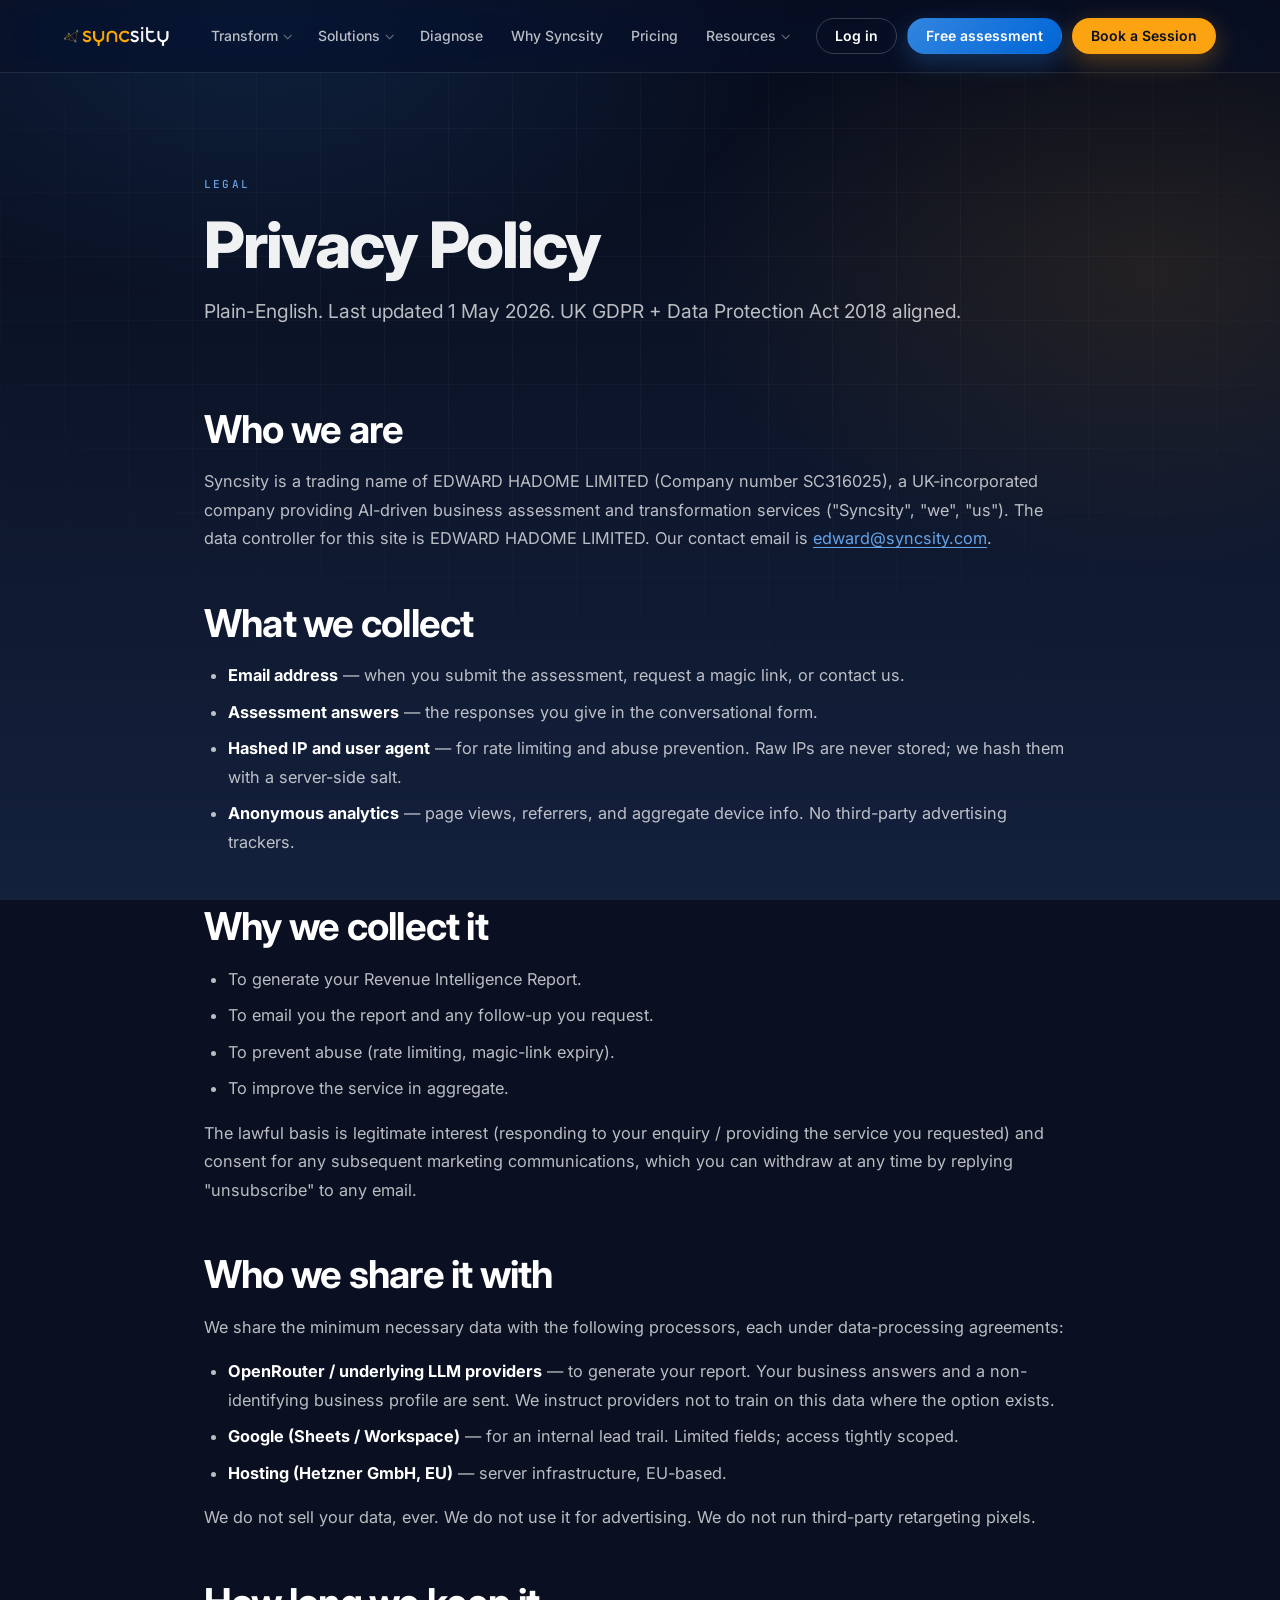
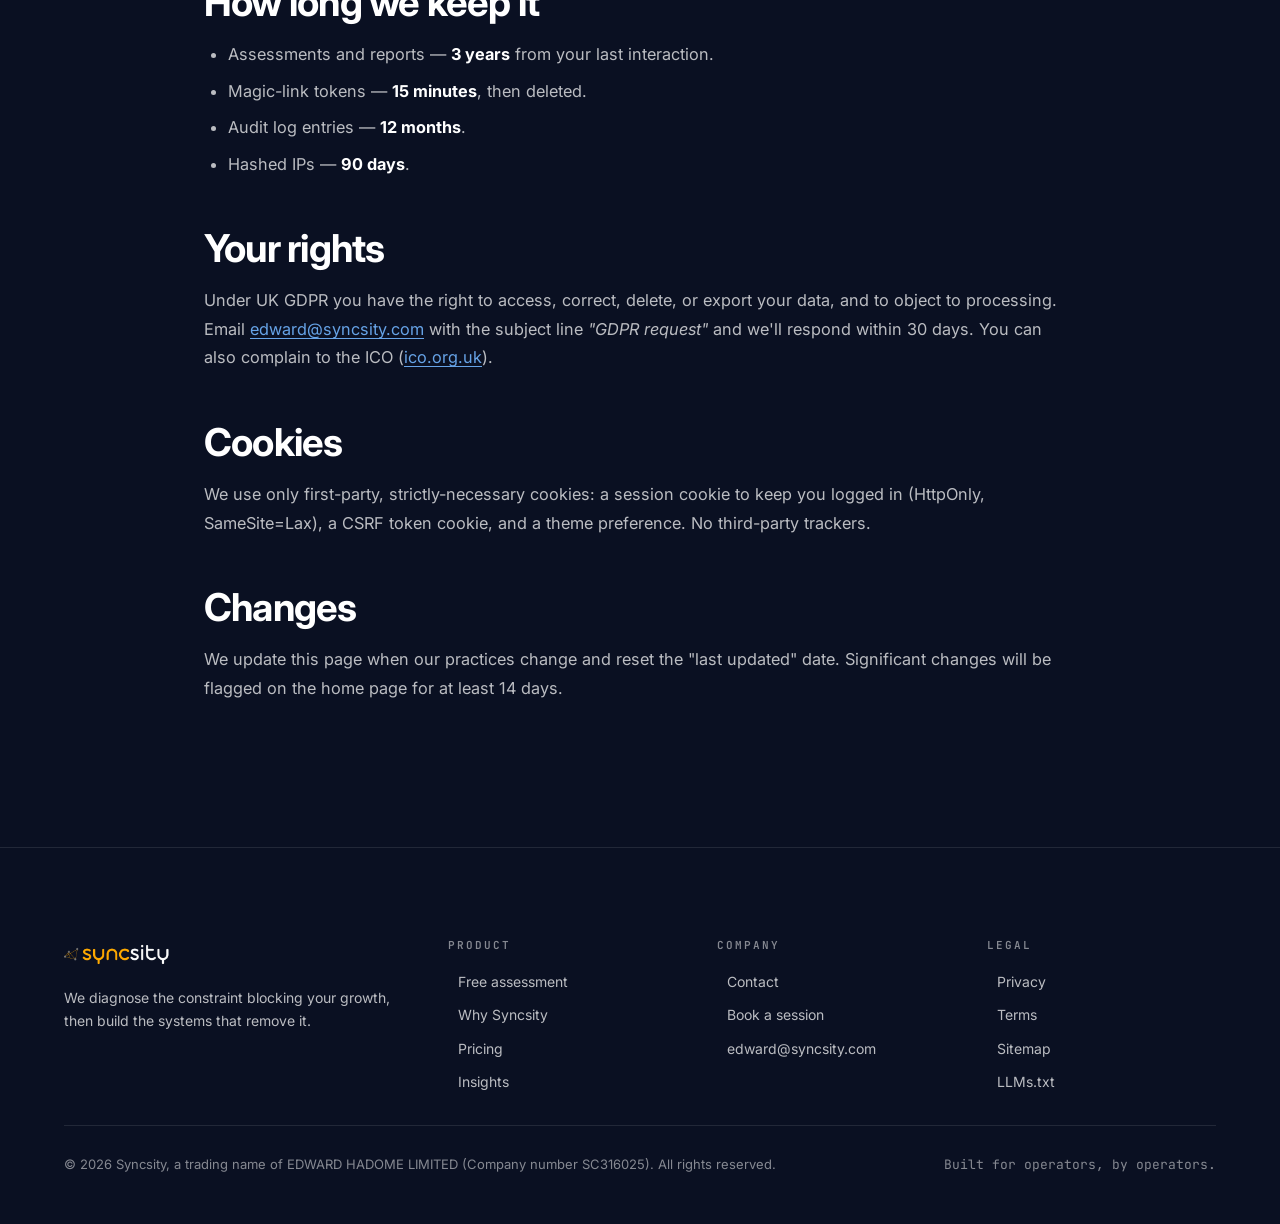
<file: privacy.html>
<!DOCTYPE html>
<html lang="en">
<head>
<meta charset="UTF-8">
<meta name="viewport" content="width=device-width, initial-scale=1.0">
<title>Privacy Policy — Syncsity</title>
<meta name="description" content="How Syncsity collects, uses, and protects your data. UK GDPR + Data Protection Act 2018 aligned. No third-party trackers, no data selling.">
<link rel="canonical" href="https://syncsity.com/privacy.html">
<meta property="og:type" content="website">
<meta property="og:title" content="Privacy Policy — Syncsity">
<meta property="og:description" content="UK GDPR-aligned plain-English privacy policy.">
<meta property="og:image" content="https://syncsity.com/assets/img/og-image.svg">
<meta name="robots" content="index, follow">
<link rel="icon" type="image/svg+xml" href="/assets/img/favicon.svg">
<link rel="icon" type="image/x-icon" href="/favicon.ico">
<link rel="preconnect" href="https://fonts.googleapis.com">
<link rel="preconnect" href="https://fonts.gstatic.com" crossorigin>
<link rel="stylesheet" href="https://fonts.googleapis.com/css2?family=Inter:wght@300;400;500;600;700;800&family=JetBrains+Mono:wght@400;500;600&display=swap">
<link rel="stylesheet" href="/assets/css/static-page.css">
</head>
<body>

<div class="bg-stage" aria-hidden="true"></div>

<header class="nav">
  <div class="nav__inner">
    <a href="/" class="nav__brand"><img src="/lovable-uploads/03f35f21-123f-4f10-84a1-f2a66d97bc2b.png" alt="Syncsity"></a>
    <nav class="nav__links">
      <a href="/transform" class="has-chevron">Transform</a>
      <a href="/solutions" class="has-chevron">Solutions</a>
      <a href="/assess">Diagnose</a>
      <a href="/why-syncsity">Why Syncsity</a>
      <a href="/pricing">Pricing</a>
      <a href="/blog" class="has-chevron">Resources</a>
    </nav>
    <div class="nav__cta">
      <a href="/auth/login" class="btn btn--ghost btn--sm" id="auth-btn">Log in</a>
      <a href="/assess" class="btn btn--primary btn--sm">Free assessment</a>
      <a href="/booking.html" class="btn btn--orange btn--sm">Book a Session</a>
    </div>
  </div>
</header>

<main>
  <section class="section section--hero" style="padding-bottom: 32px;">
    <div class="container container--md" style="text-align:left;">
      <span class="eyebrow">Legal</span>
      <h1 style="margin-top: 16px;">Privacy Policy</h1>
      <p class="lead" style="margin-top: 16px;">Plain-English. Last updated 1 May 2026. UK GDPR + Data Protection Act 2018 aligned.</p>
    </div>
  </section>

  <section class="section section--tight" style="padding-top: 0;">
    <div class="container container--md">
      <article class="prose">
        <h2>Who we are</h2>
        <p>Syncsity is a trading name of EDWARD HADOME LIMITED (Company number SC316025), a UK-incorporated company providing AI-driven business assessment and transformation services ("Syncsity", "we", "us"). The data controller for this site is EDWARD HADOME LIMITED. Our contact email is <a href="mailto:edward@syncsity.com">edward@syncsity.com</a>.</p>

        <h2>What we collect</h2>
        <ul>
          <li><strong>Email address</strong> — when you submit the assessment, request a magic link, or contact us.</li>
          <li><strong>Assessment answers</strong> — the responses you give in the conversational form.</li>
          <li><strong>Hashed IP and user agent</strong> — for rate limiting and abuse prevention. Raw IPs are never stored; we hash them with a server-side salt.</li>
          <li><strong>Anonymous analytics</strong> — page views, referrers, and aggregate device info. No third-party advertising trackers.</li>
        </ul>

        <h2>Why we collect it</h2>
        <ul>
          <li>To generate your Revenue Intelligence Report.</li>
          <li>To email you the report and any follow-up you request.</li>
          <li>To prevent abuse (rate limiting, magic-link expiry).</li>
          <li>To improve the service in aggregate.</li>
        </ul>
        <p>The lawful basis is legitimate interest (responding to your enquiry / providing the service you requested) and consent for any subsequent marketing communications, which you can withdraw at any time by replying "unsubscribe" to any email.</p>

        <h2>Who we share it with</h2>
        <p>We share the minimum necessary data with the following processors, each under data-processing agreements:</p>
        <ul>
          <li><strong>OpenRouter / underlying LLM providers</strong> — to generate your report. Your business answers and a non-identifying business profile are sent. We instruct providers not to train on this data where the option exists.</li>
          <li><strong>Google (Sheets / Workspace)</strong> — for an internal lead trail. Limited fields; access tightly scoped.</li>
          <li><strong>Hosting (Hetzner GmbH, EU)</strong> — server infrastructure, EU-based.</li>
        </ul>
        <p>We do not sell your data, ever. We do not use it for advertising. We do not run third-party retargeting pixels.</p>

        <h2>How long we keep it</h2>
        <ul>
          <li>Assessments and reports — <strong>3 years</strong> from your last interaction.</li>
          <li>Magic-link tokens — <strong>15 minutes</strong>, then deleted.</li>
          <li>Audit log entries — <strong>12 months</strong>.</li>
          <li>Hashed IPs — <strong>90 days</strong>.</li>
        </ul>

        <h2>Your rights</h2>
        <p>Under UK GDPR you have the right to access, correct, delete, or export your data, and to object to processing. Email <a href="mailto:edward@syncsity.com">edward@syncsity.com</a> with the subject line <em>"GDPR request"</em> and we'll respond within 30 days. You can also complain to the ICO (<a href="https://ico.org.uk" target="_blank" rel="noopener">ico.org.uk</a>).</p>

        <h2>Cookies</h2>
        <p>We use only first-party, strictly-necessary cookies: a session cookie to keep you logged in (HttpOnly, SameSite=Lax), a CSRF token cookie, and a theme preference. No third-party trackers.</p>

        <h2>Changes</h2>
        <p>We update this page when our practices change and reset the "last updated" date. Significant changes will be flagged on the home page for at least 14 days.</p>
      </article>
    </div>
  </section>

  <footer class="footer">
    <div class="container">
      <div class="footer__top">
        <div>
          <img src="/lovable-uploads/03f35f21-123f-4f10-84a1-f2a66d97bc2b.png" alt="Syncsity" style="height: 36px; margin-bottom: 14px;">
          <p class="muted" style="font-size: 14px; max-width: 340px;">We diagnose the constraint blocking your growth, then build the systems that remove it.</p>
        </div>
        <div><h4>Product</h4><ul><li><a href="/assess">Free assessment</a></li><li><a href="/why-us">Why Syncsity</a></li><li><a href="/pricing">Pricing</a></li><li><a href="/blog">Insights</a></li></ul></div>
        <div><h4>Company</h4><ul><li><a href="/contact.html">Contact</a></li><li><a href="/booking.html">Book a session</a></li><li><a href="mailto:edward@syncsity.com">edward@syncsity.com</a></li></ul></div>
        <div><h4>Legal</h4><ul><li><a href="/privacy.html">Privacy</a></li><li><a href="/terms.html">Terms</a></li><li><a href="/sitemap.xml">Sitemap</a></li><li><a href="/llms.txt">LLMs.txt</a></li></ul></div>
      </div>
      <div class="footer__bottom">
        <span>© <span id="year">2026</span> Syncsity, a trading name of EDWARD HADOME LIMITED (Company number SC316025). All rights reserved.</span>
        <span class="mono dim">Built for operators, by operators.</span>
      </div>
    </div>
  </footer>
</main>

<script>
document.getElementById('year').textContent = new Date().getFullYear();
if (/(?:^|;\s*)(?:syncsity_session|PHPSESSID)=/.test(document.cookie || '')) {
  var b = document.getElementById('auth-btn'); if (b) { b.href='/dashboard'; b.textContent='Dashboard'; }
}
</script>
<script src="/assets/js/nav-mobile.js" defer></script>
</body>
</html>
</file>
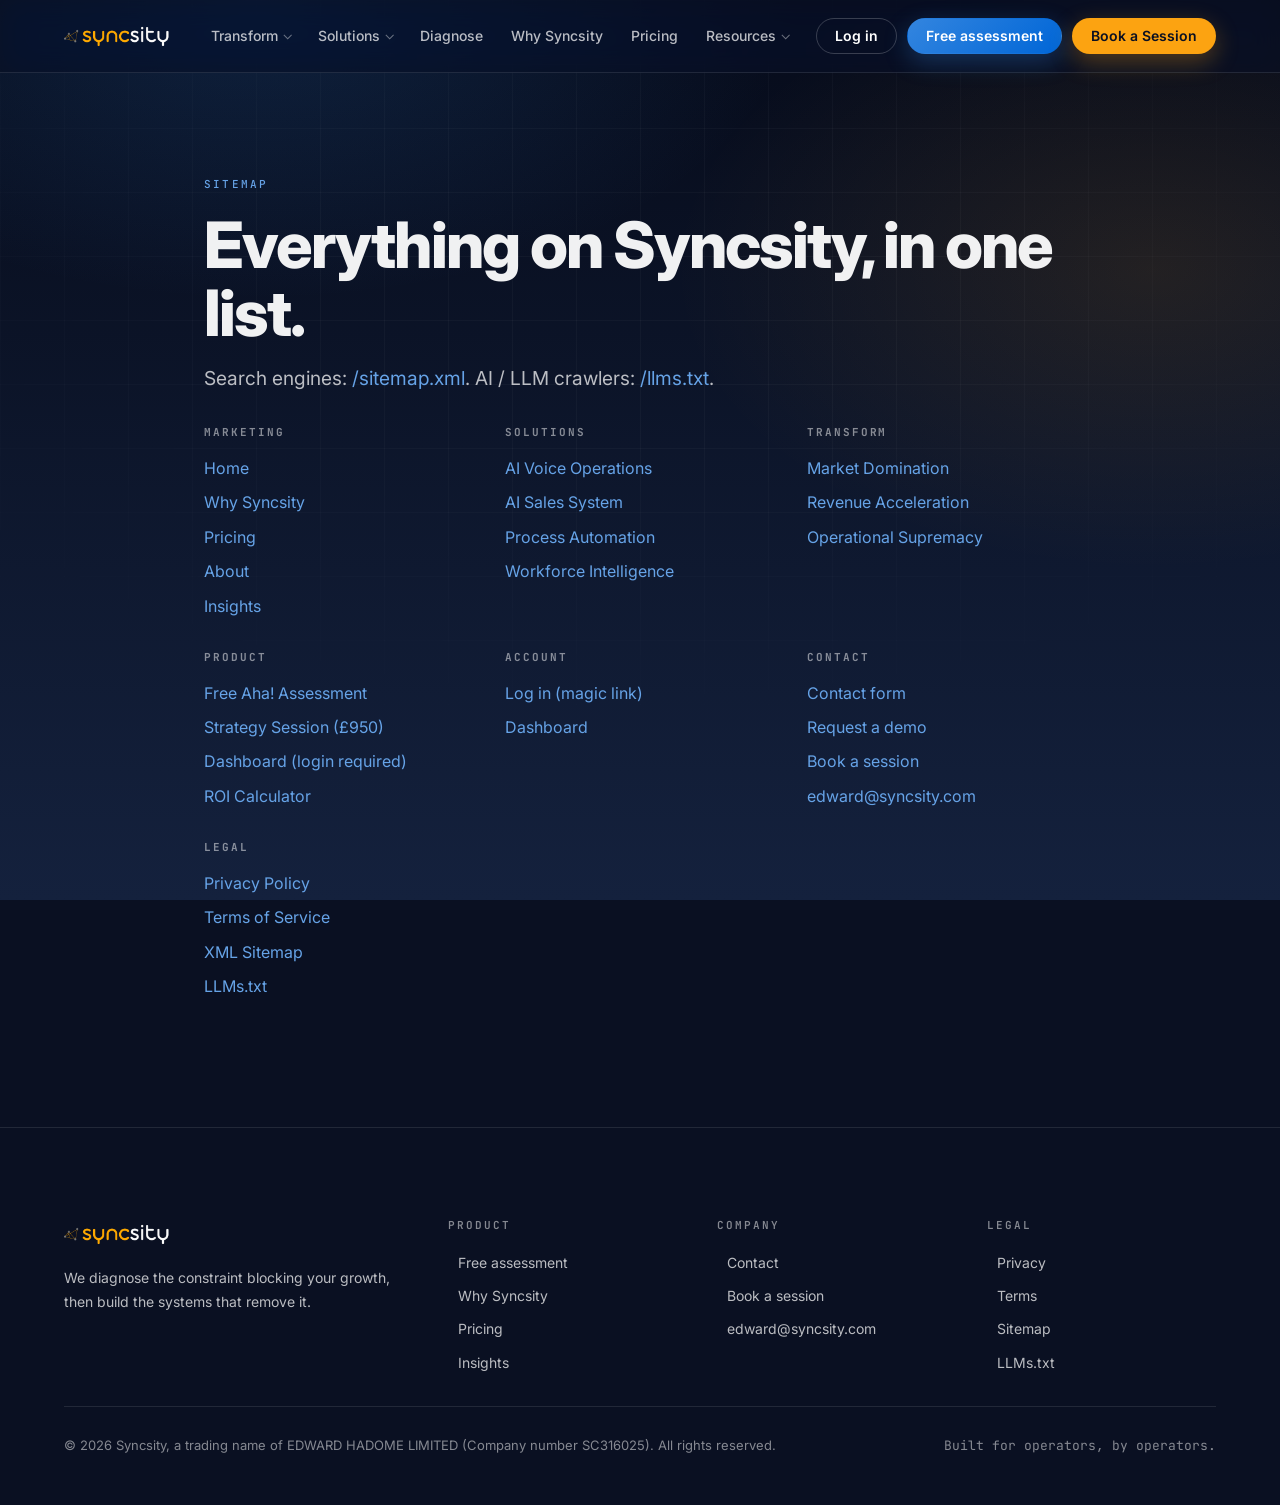
<file: sitemap.html>
<!DOCTYPE html>
<html lang="en">
<head>
<meta charset="UTF-8">
<meta name="viewport" content="width=device-width, initial-scale=1.0">
<title>Sitemap — Syncsity</title>
<meta name="description" content="Every page on Syncsity, organised by section. Looking for /sitemap.xml? It's at /sitemap.xml.">
<link rel="canonical" href="https://syncsity.com/sitemap.html">
<link rel="alternate" type="application/xml" href="/sitemap.xml" title="XML sitemap">
<meta name="robots" content="index, follow">
<link rel="icon" type="image/svg+xml" href="/assets/img/favicon.svg">
<link rel="icon" type="image/x-icon" href="/favicon.ico">
<link rel="preconnect" href="https://fonts.googleapis.com">
<link rel="preconnect" href="https://fonts.gstatic.com" crossorigin>
<link rel="stylesheet" href="https://fonts.googleapis.com/css2?family=Inter:wght@300;400;500;600;700;800&family=JetBrains+Mono:wght@400;500;600&display=swap">
<link rel="stylesheet" href="/assets/css/static-page.css">
</head>
<body>

<div class="bg-stage" aria-hidden="true"></div>

<header class="nav">
  <div class="nav__inner">
    <a href="/" class="nav__brand"><img src="/lovable-uploads/03f35f21-123f-4f10-84a1-f2a66d97bc2b.png" alt="Syncsity"></a>
    <nav class="nav__links">
      <a href="/transform" class="has-chevron">Transform</a>
      <a href="/solutions" class="has-chevron">Solutions</a>
      <a href="/assess">Diagnose</a>
      <a href="/why-syncsity">Why Syncsity</a>
      <a href="/pricing">Pricing</a>
      <a href="/blog" class="has-chevron">Resources</a>
    </nav>
    <div class="nav__cta">
      <a href="/auth/login" class="btn btn--ghost btn--sm" id="auth-btn">Log in</a>
      <a href="/assess" class="btn btn--primary btn--sm">Free assessment</a>
      <a href="/booking.html" class="btn btn--orange btn--sm">Book a Session</a>
    </div>
  </div>
</header>

<main>
  <section class="section section--hero" style="padding-bottom: 32px;">
    <div class="container container--md" style="text-align:left;">
      <span class="eyebrow">Sitemap</span>
      <h1 style="margin-top: 16px;">Everything on Syncsity, in one list.</h1>
      <p class="lead" style="margin-top: 16px;">Search engines: <a href="/sitemap.xml">/sitemap.xml</a>. AI / LLM crawlers: <a href="/llms.txt">/llms.txt</a>.</p>
    </div>
  </section>

  <section class="section section--tight" style="padding-top: 0;">
    <div class="container container--md">
      <div style="display:grid; grid-template-columns: repeat(auto-fit, minmax(240px, 1fr)); gap: 32px;">
        <div>
          <h2 style="font-size: 11px; letter-spacing: 0.18em; text-transform: uppercase; color: var(--text-dim); font-family: 'JetBrains Mono', monospace; margin-bottom: 16px;">Marketing</h2>
          <ul style="display:flex; flex-direction:column; gap:8px;">
            <li><a href="/">Home</a></li>
            <li><a href="/why-us">Why Syncsity</a></li>
            <li><a href="/pricing">Pricing</a></li>
            <li><a href="/about-us">About</a></li>
            <li><a href="/blog">Insights</a></li>
          </ul>
        </div>
        <div>
          <h2 style="font-size: 11px; letter-spacing: 0.18em; text-transform: uppercase; color: var(--text-dim); font-family: 'JetBrains Mono', monospace; margin-bottom: 16px;">Solutions</h2>
          <ul style="display:flex; flex-direction:column; gap:8px;">
            <li><a href="/solutions/voice-solutions">AI Voice Operations</a></li>
            <li><a href="/solutions/lead-generation">AI Sales System</a></li>
            <li><a href="/solutions/process-optimization">Process Automation</a></li>
            <li><a href="/solutions/workforce-transformation">Workforce Intelligence</a></li>
          </ul>
        </div>
        <div>
          <h2 style="font-size: 11px; letter-spacing: 0.18em; text-transform: uppercase; color: var(--text-dim); font-family: 'JetBrains Mono', monospace; margin-bottom: 16px;">Transform</h2>
          <ul style="display:flex; flex-direction:column; gap:8px;">
            <li><a href="/transform/market-domination">Market Domination</a></li>
            <li><a href="/transform/revenue-acceleration">Revenue Acceleration</a></li>
            <li><a href="/transform/operational-supremacy">Operational Supremacy</a></li>
          </ul>
        </div>
        <div>
          <h2 style="font-size: 11px; letter-spacing: 0.18em; text-transform: uppercase; color: var(--text-dim); font-family: 'JetBrains Mono', monospace; margin-bottom: 16px;">Product</h2>
          <ul style="display:flex; flex-direction:column; gap:8px;">
            <li><a href="/assess">Free Aha! Assessment</a></li>
            <li><a href="/booking.html">Strategy Session (£950)</a></li>
            <li><a href="/dashboard">Dashboard (login required)</a></li>
            <li><a href="/calculators">ROI Calculator</a></li>
          </ul>
        </div>
        <div>
          <h2 style="font-size: 11px; letter-spacing: 0.18em; text-transform: uppercase; color: var(--text-dim); font-family: 'JetBrains Mono', monospace; margin-bottom: 16px;">Account</h2>
          <ul style="display:flex; flex-direction:column; gap:8px;">
            <li><a href="/auth/login">Log in (magic link)</a></li>
            <li><a href="/dashboard">Dashboard</a></li>
          </ul>
        </div>
        <div>
          <h2 style="font-size: 11px; letter-spacing: 0.18em; text-transform: uppercase; color: var(--text-dim); font-family: 'JetBrains Mono', monospace; margin-bottom: 16px;">Contact</h2>
          <ul style="display:flex; flex-direction:column; gap:8px;">
            <li><a href="/contact.html">Contact form</a></li>
            <li><a href="/demo.html">Request a demo</a></li>
            <li><a href="/booking.html">Book a session</a></li>
            <li><a href="mailto:edward@syncsity.com">edward@syncsity.com</a></li>
          </ul>
        </div>
        <div>
          <h2 style="font-size: 11px; letter-spacing: 0.18em; text-transform: uppercase; color: var(--text-dim); font-family: 'JetBrains Mono', monospace; margin-bottom: 16px;">Legal</h2>
          <ul style="display:flex; flex-direction:column; gap:8px;">
            <li><a href="/privacy.html">Privacy Policy</a></li>
            <li><a href="/terms.html">Terms of Service</a></li>
            <li><a href="/sitemap.xml">XML Sitemap</a></li>
            <li><a href="/llms.txt">LLMs.txt</a></li>
          </ul>
        </div>
      </div>
    </div>
  </section>

  <footer class="footer">
    <div class="container">
      <div class="footer__top">
        <div>
          <img src="/lovable-uploads/03f35f21-123f-4f10-84a1-f2a66d97bc2b.png" alt="Syncsity" style="height: 36px; margin-bottom: 14px;">
          <p class="muted" style="font-size: 14px; max-width: 340px;">We diagnose the constraint blocking your growth, then build the systems that remove it.</p>
        </div>
        <div><h4>Product</h4><ul><li><a href="/assess">Free assessment</a></li><li><a href="/why-us">Why Syncsity</a></li><li><a href="/pricing">Pricing</a></li><li><a href="/blog">Insights</a></li></ul></div>
        <div><h4>Company</h4><ul><li><a href="/contact.html">Contact</a></li><li><a href="/booking.html">Book a session</a></li><li><a href="mailto:edward@syncsity.com">edward@syncsity.com</a></li></ul></div>
        <div><h4>Legal</h4><ul><li><a href="/privacy.html">Privacy</a></li><li><a href="/terms.html">Terms</a></li><li><a href="/sitemap.xml">Sitemap</a></li><li><a href="/llms.txt">LLMs.txt</a></li></ul></div>
      </div>
      <div class="footer__bottom">
        <span>© <span id="year">2026</span> Syncsity, a trading name of EDWARD HADOME LIMITED (Company number SC316025). All rights reserved.</span>
        <span class="mono dim">Built for operators, by operators.</span>
      </div>
    </div>
  </footer>
</main>

<script>
document.getElementById('year').textContent = new Date().getFullYear();
if (/(?:^|;\s*)(?:syncsity_session|PHPSESSID)=/.test(document.cookie || '')) {
  var b = document.getElementById('auth-btn'); if (b) { b.href='/dashboard'; b.textContent='Dashboard'; }
}
</script>
<script src="/assets/js/nav-mobile.js" defer></script>
</body>
</html>
</file>
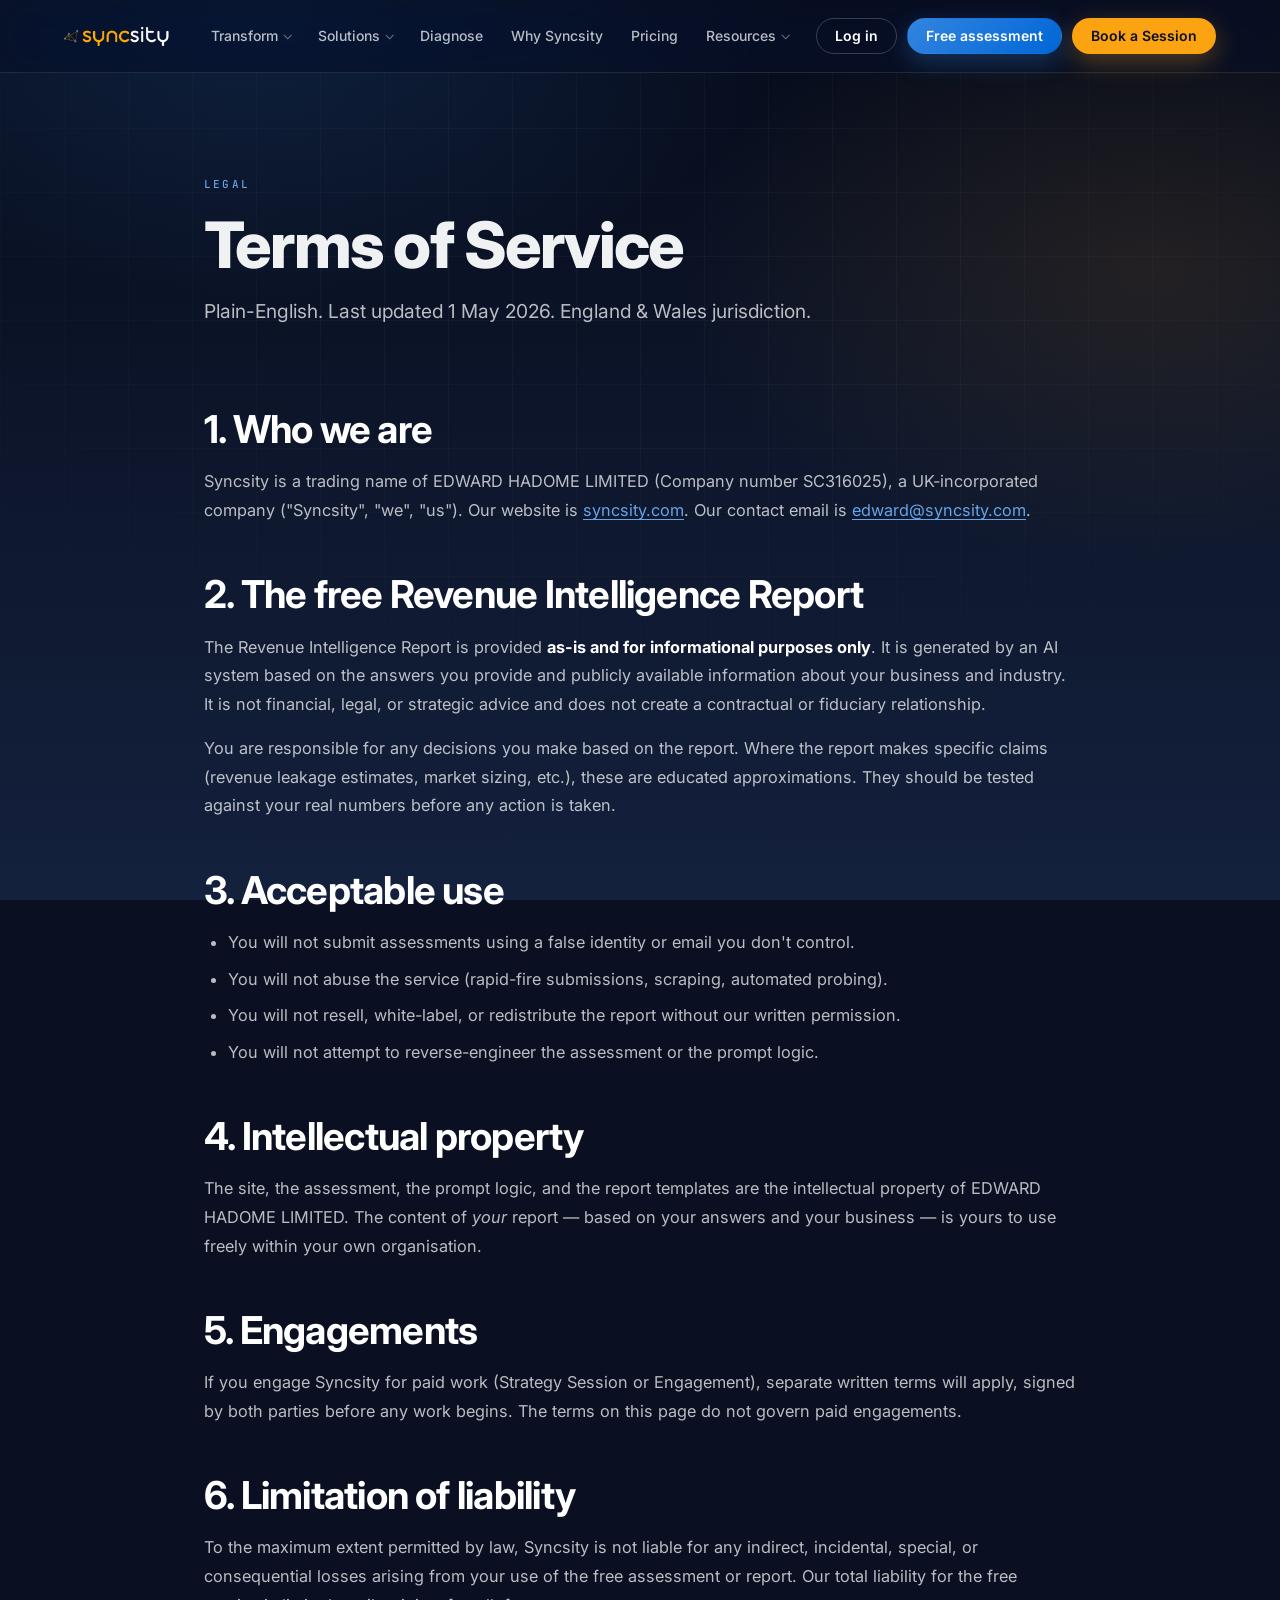
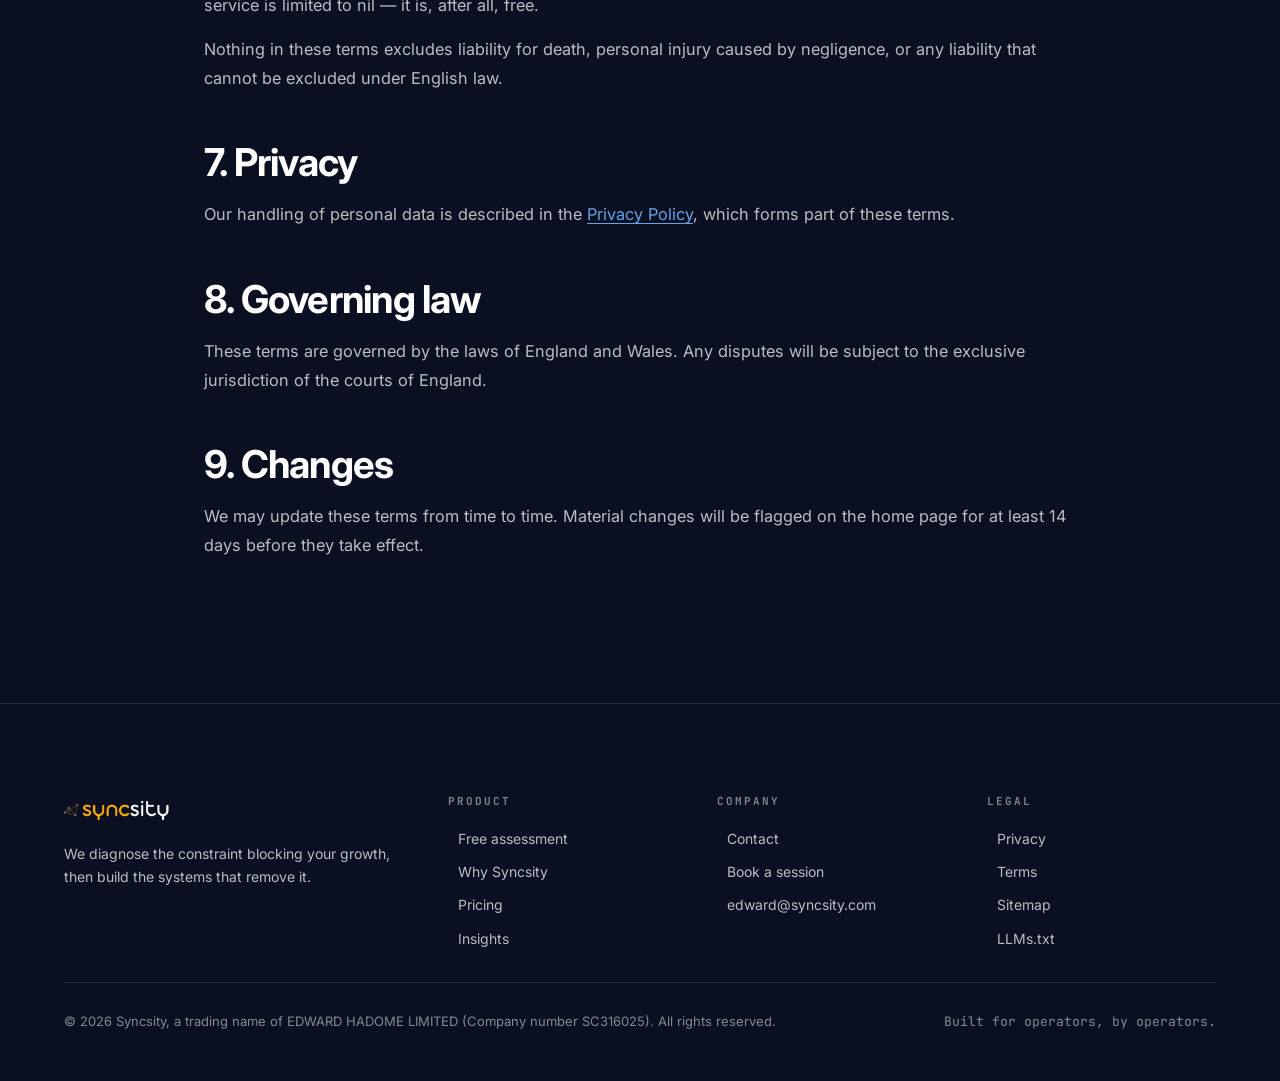
<file: terms.html>
<!DOCTYPE html>
<html lang="en">
<head>
<meta charset="UTF-8">
<meta name="viewport" content="width=device-width, initial-scale=1.0">
<title>Terms of Service — Syncsity</title>
<meta name="description" content="The terms governing the use of Syncsity's site and free Revenue Intelligence Report. Plain-English ToS, England & Wales jurisdiction.">
<link rel="canonical" href="https://syncsity.com/terms.html">
<meta property="og:type" content="website">
<meta property="og:title" content="Terms of Service — Syncsity">
<meta property="og:description" content="Plain-English terms governing use of Syncsity.">
<meta property="og:image" content="https://syncsity.com/assets/img/og-image.svg">
<meta name="robots" content="index, follow">
<link rel="icon" type="image/svg+xml" href="/assets/img/favicon.svg">
<link rel="icon" type="image/x-icon" href="/favicon.ico">
<link rel="preconnect" href="https://fonts.googleapis.com">
<link rel="preconnect" href="https://fonts.gstatic.com" crossorigin>
<link rel="stylesheet" href="https://fonts.googleapis.com/css2?family=Inter:wght@300;400;500;600;700;800&family=JetBrains+Mono:wght@400;500;600&display=swap">
<link rel="stylesheet" href="/assets/css/static-page.css">
</head>
<body>

<div class="bg-stage" aria-hidden="true"></div>

<header class="nav">
  <div class="nav__inner">
    <a href="/" class="nav__brand"><img src="/lovable-uploads/03f35f21-123f-4f10-84a1-f2a66d97bc2b.png" alt="Syncsity"></a>
    <nav class="nav__links">
      <a href="/transform" class="has-chevron">Transform</a>
      <a href="/solutions" class="has-chevron">Solutions</a>
      <a href="/assess">Diagnose</a>
      <a href="/why-syncsity">Why Syncsity</a>
      <a href="/pricing">Pricing</a>
      <a href="/blog" class="has-chevron">Resources</a>
    </nav>
    <div class="nav__cta">
      <a href="/auth/login" class="btn btn--ghost btn--sm" id="auth-btn">Log in</a>
      <a href="/assess" class="btn btn--primary btn--sm">Free assessment</a>
      <a href="/booking.html" class="btn btn--orange btn--sm">Book a Session</a>
    </div>
  </div>
</header>

<main>
  <section class="section section--hero" style="padding-bottom: 32px;">
    <div class="container container--md" style="text-align:left;">
      <span class="eyebrow">Legal</span>
      <h1 style="margin-top: 16px;">Terms of Service</h1>
      <p class="lead" style="margin-top: 16px;">Plain-English. Last updated 1 May 2026. England &amp; Wales jurisdiction.</p>
    </div>
  </section>

  <section class="section section--tight" style="padding-top: 0;">
    <div class="container container--md">
      <article class="prose">
        <h2>1. Who we are</h2>
        <p>Syncsity is a trading name of EDWARD HADOME LIMITED (Company number SC316025), a UK-incorporated company ("Syncsity", "we", "us"). Our website is <a href="/">syncsity.com</a>. Our contact email is <a href="mailto:edward@syncsity.com">edward@syncsity.com</a>.</p>

        <h2>2. The free Revenue Intelligence Report</h2>
        <p>The Revenue Intelligence Report is provided <strong>as-is and for informational purposes only</strong>. It is generated by an AI system based on the answers you provide and publicly available information about your business and industry. It is not financial, legal, or strategic advice and does not create a contractual or fiduciary relationship.</p>
        <p>You are responsible for any decisions you make based on the report. Where the report makes specific claims (revenue leakage estimates, market sizing, etc.), these are educated approximations. They should be tested against your real numbers before any action is taken.</p>

        <h2>3. Acceptable use</h2>
        <ul>
          <li>You will not submit assessments using a false identity or email you don't control.</li>
          <li>You will not abuse the service (rapid-fire submissions, scraping, automated probing).</li>
          <li>You will not resell, white-label, or redistribute the report without our written permission.</li>
          <li>You will not attempt to reverse-engineer the assessment or the prompt logic.</li>
        </ul>

        <h2>4. Intellectual property</h2>
        <p>The site, the assessment, the prompt logic, and the report templates are the intellectual property of EDWARD HADOME LIMITED. The content of <em>your</em> report — based on your answers and your business — is yours to use freely within your own organisation.</p>

        <h2>5. Engagements</h2>
        <p>If you engage Syncsity for paid work (Strategy Session or Engagement), separate written terms will apply, signed by both parties before any work begins. The terms on this page do not govern paid engagements.</p>

        <h2>6. Limitation of liability</h2>
        <p>To the maximum extent permitted by law, Syncsity is not liable for any indirect, incidental, special, or consequential losses arising from your use of the free assessment or report. Our total liability for the free service is limited to nil — it is, after all, free.</p>
        <p>Nothing in these terms excludes liability for death, personal injury caused by negligence, or any liability that cannot be excluded under English law.</p>

        <h2>7. Privacy</h2>
        <p>Our handling of personal data is described in the <a href="/privacy.html">Privacy Policy</a>, which forms part of these terms.</p>

        <h2>8. Governing law</h2>
        <p>These terms are governed by the laws of England and Wales. Any disputes will be subject to the exclusive jurisdiction of the courts of England.</p>

        <h2>9. Changes</h2>
        <p>We may update these terms from time to time. Material changes will be flagged on the home page for at least 14 days before they take effect.</p>
      </article>
    </div>
  </section>

  <footer class="footer">
    <div class="container">
      <div class="footer__top">
        <div>
          <img src="/lovable-uploads/03f35f21-123f-4f10-84a1-f2a66d97bc2b.png" alt="Syncsity" style="height: 36px; margin-bottom: 14px;">
          <p class="muted" style="font-size: 14px; max-width: 340px;">We diagnose the constraint blocking your growth, then build the systems that remove it.</p>
        </div>
        <div><h4>Product</h4><ul><li><a href="/assess">Free assessment</a></li><li><a href="/why-us">Why Syncsity</a></li><li><a href="/pricing">Pricing</a></li><li><a href="/blog">Insights</a></li></ul></div>
        <div><h4>Company</h4><ul><li><a href="/contact.html">Contact</a></li><li><a href="/booking.html">Book a session</a></li><li><a href="mailto:edward@syncsity.com">edward@syncsity.com</a></li></ul></div>
        <div><h4>Legal</h4><ul><li><a href="/privacy.html">Privacy</a></li><li><a href="/terms.html">Terms</a></li><li><a href="/sitemap.xml">Sitemap</a></li><li><a href="/llms.txt">LLMs.txt</a></li></ul></div>
      </div>
      <div class="footer__bottom">
        <span>© <span id="year">2026</span> Syncsity, a trading name of EDWARD HADOME LIMITED (Company number SC316025). All rights reserved.</span>
        <span class="mono dim">Built for operators, by operators.</span>
      </div>
    </div>
  </footer>
</main>

<script>
document.getElementById('year').textContent = new Date().getFullYear();
if (/(?:^|;\s*)(?:syncsity_session|PHPSESSID)=/.test(document.cookie || '')) {
  var b = document.getElementById('auth-btn'); if (b) { b.href='/dashboard'; b.textContent='Dashboard'; }
}
</script>
<script src="/assets/js/nav-mobile.js" defer></script>
</body>
</html>
</file>
<file: assets/index-Di5VW5bt.css>
*,:before,:after{--tw-border-spacing-x: 0;--tw-border-spacing-y: 0;--tw-translate-x: 0;--tw-translate-y: 0;--tw-rotate: 0;--tw-skew-x: 0;--tw-skew-y: 0;--tw-scale-x: 1;--tw-scale-y: 1;--tw-pan-x: ;--tw-pan-y: ;--tw-pinch-zoom: ;--tw-scroll-snap-strictness: proximity;--tw-gradient-from-position: ;--tw-gradient-via-position: ;--tw-gradient-to-position: ;--tw-ordinal: ;--tw-slashed-zero: ;--tw-numeric-figure: ;--tw-numeric-spacing: ;--tw-numeric-fraction: ;--tw-ring-inset: ;--tw-ring-offset-width: 0px;--tw-ring-offset-color: #fff;--tw-ring-color: rgb(59 130 246 / .5);--tw-ring-offset-shadow: 0 0 #0000;--tw-ring-shadow: 0 0 #0000;--tw-shadow: 0 0 #0000;--tw-shadow-colored: 0 0 #0000;--tw-blur: ;--tw-brightness: ;--tw-contrast: ;--tw-grayscale: ;--tw-hue-rotate: ;--tw-invert: ;--tw-saturate: ;--tw-sepia: ;--tw-drop-shadow: ;--tw-backdrop-blur: ;--tw-backdrop-brightness: ;--tw-backdrop-contrast: ;--tw-backdrop-grayscale: ;--tw-backdrop-hue-rotate: ;--tw-backdrop-invert: ;--tw-backdrop-opacity: ;--tw-backdrop-saturate: ;--tw-backdrop-sepia: ;--tw-contain-size: ;--tw-contain-layout: ;--tw-contain-paint: ;--tw-contain-style: }::backdrop{--tw-border-spacing-x: 0;--tw-border-spacing-y: 0;--tw-translate-x: 0;--tw-translate-y: 0;--tw-rotate: 0;--tw-skew-x: 0;--tw-skew-y: 0;--tw-scale-x: 1;--tw-scale-y: 1;--tw-pan-x: ;--tw-pan-y: ;--tw-pinch-zoom: ;--tw-scroll-snap-strictness: proximity;--tw-gradient-from-position: ;--tw-gradient-via-position: ;--tw-gradient-to-position: ;--tw-ordinal: ;--tw-slashed-zero: ;--tw-numeric-figure: ;--tw-numeric-spacing: ;--tw-numeric-fraction: ;--tw-ring-inset: ;--tw-ring-offset-width: 0px;--tw-ring-offset-color: #fff;--tw-ring-color: rgb(59 130 246 / .5);--tw-ring-offset-shadow: 0 0 #0000;--tw-ring-shadow: 0 0 #0000;--tw-shadow: 0 0 #0000;--tw-shadow-colored: 0 0 #0000;--tw-blur: ;--tw-brightness: ;--tw-contrast: ;--tw-grayscale: ;--tw-hue-rotate: ;--tw-invert: ;--tw-saturate: ;--tw-sepia: ;--tw-drop-shadow: ;--tw-backdrop-blur: ;--tw-backdrop-brightness: ;--tw-backdrop-contrast: ;--tw-backdrop-grayscale: ;--tw-backdrop-hue-rotate: ;--tw-backdrop-invert: ;--tw-backdrop-opacity: ;--tw-backdrop-saturate: ;--tw-backdrop-sepia: ;--tw-contain-size: ;--tw-contain-layout: ;--tw-contain-paint: ;--tw-contain-style: }*,:before,:after{box-sizing:border-box;border-width:0;border-style:solid;border-color:#e5e7eb}:before,:after{--tw-content: ""}html,:host{line-height:1.5;-webkit-text-size-adjust:100%;-moz-tab-size:4;-o-tab-size:4;tab-size:4;font-family:ui-sans-serif,system-ui,sans-serif,"Apple Color Emoji","Segoe UI Emoji",Segoe UI Symbol,"Noto Color Emoji";font-feature-settings:normal;font-variation-settings:normal;-webkit-tap-highlight-color:transparent}body{margin:0;line-height:inherit}hr{height:0;color:inherit;border-top-width:1px}abbr:where([title]){-webkit-text-decoration:underline dotted;text-decoration:underline dotted}h1,h2,h3,h4,h5,h6{font-size:inherit;font-weight:inherit}a{color:inherit;text-decoration:inherit}b,strong{font-weight:bolder}code,kbd,samp,pre{font-family:ui-monospace,SFMono-Regular,Menlo,Monaco,Consolas,Liberation Mono,Courier New,monospace;font-feature-settings:normal;font-variation-settings:normal;font-size:1em}small{font-size:80%}sub,sup{font-size:75%;line-height:0;position:relative;vertical-align:baseline}sub{bottom:-.25em}sup{top:-.5em}table{text-indent:0;border-color:inherit;border-collapse:collapse}button,input,optgroup,select,textarea{font-family:inherit;font-feature-settings:inherit;font-variation-settings:inherit;font-size:100%;font-weight:inherit;line-height:inherit;letter-spacing:inherit;color:inherit;margin:0;padding:0}button,select{text-transform:none}button,input:where([type=button]),input:where([type=reset]),input:where([type=submit]){-webkit-appearance:button;background-color:transparent;background-image:none}:-moz-focusring{outline:auto}:-moz-ui-invalid{box-shadow:none}progress{vertical-align:baseline}::-webkit-inner-spin-button,::-webkit-outer-spin-button{height:auto}[type=search]{-webkit-appearance:textfield;outline-offset:-2px}::-webkit-search-decoration{-webkit-appearance:none}::-webkit-file-upload-button{-webkit-appearance:button;font:inherit}summary{display:list-item}blockquote,dl,dd,h1,h2,h3,h4,h5,h6,hr,figure,p,pre{margin:0}fieldset{margin:0;padding:0}legend{padding:0}ol,ul,menu{list-style:none;margin:0;padding:0}dialog{padding:0}textarea{resize:vertical}input::-moz-placeholder,textarea::-moz-placeholder{opacity:1;color:#9ca3af}input::placeholder,textarea::placeholder{opacity:1;color:#9ca3af}button,[role=button]{cursor:pointer}:disabled{cursor:default}img,svg,video,canvas,audio,iframe,embed,object{display:block;vertical-align:middle}img,video{max-width:100%;height:auto}[hidden]:where(:not([hidden=until-found])){display:none}:root{--background: 0 0% 100%;--foreground: 222.2 84% 4.9%;--card: 0 0% 100%;--card-foreground: 222.2 84% 4.9%;--popover: 0 0% 100%;--popover-foreground: 222.2 84% 4.9%;--primary: 38 100% 53%;--primary-foreground: 0 0% 0%;--secondary: 221 57% 16%;--secondary-foreground: 0 0% 100%;--muted: 0 0% 90%;--muted-foreground: 215.4 16.3% 46.9%;--accent: 221 57% 16%;--accent-foreground: 0 0% 100%;--destructive: 0 84.2% 60.2%;--destructive-foreground: 210 40% 98%;--border: 214.3 31.8% 91.4%;--input: 214.3 31.8% 91.4%;--ring: 38 100% 53%;--radius: .5rem;--sidebar-background: 0 0% 98%;--sidebar-foreground: 240 5.3% 26.1%;--sidebar-primary: 240 5.9% 10%;--sidebar-primary-foreground: 0 0% 98%;--sidebar-accent: 240 4.8% 95.9%;--sidebar-accent-foreground: 240 5.9% 10%;--sidebar-border: 220 13% 91%;--sidebar-ring: 217.2 91.2% 59.8%}.dark{--background: 220 23% 21%;--foreground: 0 0% 100%;--card: 220 23% 21%;--card-foreground: 0 0% 100%;--popover: 220 23% 21%;--popover-foreground: 0 0% 100%;--primary: 38 100% 53%;--primary-foreground: 0 0% 0%;--secondary: 221 57% 16%;--secondary-foreground: 0 0% 100%;--muted: 217.2 32.6% 17.5%;--muted-foreground: 215 20.2% 65.1%;--accent: 221 57% 16%;--accent-foreground: 0 0% 100%;--destructive: 0 62.8% 30.6%;--destructive-foreground: 0 0% 100%;--border: 217.2 32.6% 17.5%;--input: 217.2 32.6% 17.5%;--ring: 38 100% 53%;--sidebar-background: 240 5.9% 10%;--sidebar-foreground: 240 4.8% 95.9%;--sidebar-primary: 224.3 76.3% 48%;--sidebar-primary-foreground: 0 0% 100%;--sidebar-accent: 240 3.7% 15.9%;--sidebar-accent-foreground: 240 4.8% 95.9%;--sidebar-border: 240 3.7% 15.9%;--sidebar-ring: 217.2 91.2% 59.8%}*{border-color:hsl(var(--border))}body{background-color:hsl(var(--background));font-family:ui-sans-serif,system-ui,sans-serif,"Apple Color Emoji","Segoe UI Emoji",Segoe UI Symbol,"Noto Color Emoji";color:hsl(var(--foreground));font-feature-settings:"ss01","ss02","cv01","cv02"}html{scroll-behavior:smooth}.container{width:100%;margin-right:auto;margin-left:auto;padding-right:2rem;padding-left:2rem}@media (min-width: 1400px){.container{max-width:1400px}}.section-padding{padding:4rem 1rem}@media (min-width: 768px){.section-padding{padding:6rem 2rem}}@media (min-width: 1024px){.section-padding{padding-left:3rem;padding-right:3rem}}.container-custom{margin-left:auto;margin-right:auto;max-width:80rem;padding-left:1rem;padding-right:1rem}@media (min-width: 640px){.container-custom{padding-left:1.5rem;padding-right:1.5rem}}@media (min-width: 1024px){.container-custom{padding-left:2rem;padding-right:2rem}}.glass-card{border-radius:.75rem;border-width:1px;border-color:#fff3;background-color:#ffffff4d;--tw-shadow: 0 20px 25px -5px rgb(0 0 0 / .1), 0 8px 10px -6px rgb(0 0 0 / .1);--tw-shadow-colored: 0 20px 25px -5px var(--tw-shadow-color), 0 8px 10px -6px var(--tw-shadow-color);box-shadow:var(--tw-ring-offset-shadow, 0 0 #0000),var(--tw-ring-shadow, 0 0 #0000),var(--tw-shadow);--tw-backdrop-blur: blur(12px);-webkit-backdrop-filter:var(--tw-backdrop-blur) var(--tw-backdrop-brightness) var(--tw-backdrop-contrast) var(--tw-backdrop-grayscale) var(--tw-backdrop-hue-rotate) var(--tw-backdrop-invert) var(--tw-backdrop-opacity) var(--tw-backdrop-saturate) var(--tw-backdrop-sepia);backdrop-filter:var(--tw-backdrop-blur) var(--tw-backdrop-brightness) var(--tw-backdrop-contrast) var(--tw-backdrop-grayscale) var(--tw-backdrop-hue-rotate) var(--tw-backdrop-invert) var(--tw-backdrop-opacity) var(--tw-backdrop-saturate) var(--tw-backdrop-sepia)}.glass-card:is(.dark *){border-color:#ffffff1a;background-color:#0000004d}.text-gradient-blue{background-image:linear-gradient(to right,var(--tw-gradient-stops));--tw-gradient-from: #0052AC var(--tw-gradient-from-position);--tw-gradient-to: rgb(0 82 172 / 0) var(--tw-gradient-to-position);--tw-gradient-stops: var(--tw-gradient-from), var(--tw-gradient-to);--tw-gradient-to: #3385DF var(--tw-gradient-to-position);-webkit-background-clip:text;background-clip:text;color:transparent}.btn-primary-gradient{background-image:linear-gradient(to right,var(--tw-gradient-stops));--tw-gradient-from: #0052AC var(--tw-gradient-from-position);--tw-gradient-to: rgb(0 82 172 / 0) var(--tw-gradient-to-position);--tw-gradient-stops: var(--tw-gradient-from), var(--tw-gradient-to);--tw-gradient-to: #0066D7 var(--tw-gradient-to-position);--tw-text-opacity: 1;color:rgb(255 255 255 / var(--tw-text-opacity, 1));--tw-shadow: 0 10px 15px -3px rgb(0 0 0 / .1), 0 4px 6px -4px rgb(0 0 0 / .1);--tw-shadow-colored: 0 10px 15px -3px var(--tw-shadow-color), 0 4px 6px -4px var(--tw-shadow-color);box-shadow:var(--tw-ring-offset-shadow, 0 0 #0000),var(--tw-ring-shadow, 0 0 #0000),var(--tw-shadow);transition-property:all;transition-timing-function:cubic-bezier(.4,0,.2,1);transition-duration:.3s;animation-duration:.3s}.btn-primary-gradient:hover{--tw-gradient-from: #003D81 var(--tw-gradient-from-position);--tw-gradient-to: rgb(0 61 129 / 0) var(--tw-gradient-to-position);--tw-gradient-stops: var(--tw-gradient-from), var(--tw-gradient-to);--tw-gradient-to: #0052AC var(--tw-gradient-to-position);--tw-shadow: 0 20px 25px -5px rgb(0 0 0 / .1), 0 8px 10px -6px rgb(0 0 0 / .1);--tw-shadow-colored: 0 20px 25px -5px var(--tw-shadow-color), 0 8px 10px -6px var(--tw-shadow-color);box-shadow:var(--tw-ring-offset-shadow, 0 0 #0000),var(--tw-ring-shadow, 0 0 #0000),var(--tw-shadow)}.hover-lift{transition-property:transform;transition-timing-function:cubic-bezier(.4,0,.2,1);transition-duration:.3s;animation-duration:.3s}.hover-lift:hover{--tw-translate-y: -.25rem;transform:translate(var(--tw-translate-x),var(--tw-translate-y)) rotate(var(--tw-rotate)) skew(var(--tw-skew-x)) skewY(var(--tw-skew-y)) scaleX(var(--tw-scale-x)) scaleY(var(--tw-scale-y));--tw-shadow: 0 10px 15px -3px rgb(0 0 0 / .1), 0 4px 6px -4px rgb(0 0 0 / .1);--tw-shadow-colored: 0 10px 15px -3px var(--tw-shadow-color), 0 4px 6px -4px var(--tw-shadow-color);box-shadow:var(--tw-ring-offset-shadow, 0 0 #0000),var(--tw-ring-shadow, 0 0 #0000),var(--tw-shadow)}.sr-only{position:absolute;width:1px;height:1px;padding:0;margin:-1px;overflow:hidden;clip:rect(0,0,0,0);white-space:nowrap;border-width:0}.pointer-events-none{pointer-events:none}.pointer-events-auto{pointer-events:auto}.visible{visibility:visible}.invisible{visibility:hidden}.static{position:static}.fixed{position:fixed}.absolute{position:absolute}.relative{position:relative}.sticky{position:sticky}.-inset-2{top:-.5rem;right:-.5rem;bottom:-.5rem;left:-.5rem}.inset-0{top:0;right:0;bottom:0;left:0}.inset-x-0{left:0;right:0}.inset-y-0{top:0;bottom:0}.-bottom-12{bottom:-3rem}.-bottom-2{bottom:-.5rem}.-bottom-40{bottom:-10rem}.-left-12{left:-3rem}.-left-2{left:-.5rem}.-left-40{left:-10rem}.-right-12{right:-3rem}.-right-4{right:-1rem}.-right-40{right:-10rem}.-top-12{top:-3rem}.-top-4{top:-1rem}.-top-40{top:-10rem}.bottom-0{bottom:0}.bottom-1\/3{bottom:33.333333%}.bottom-1\/4{bottom:25%}.bottom-10{bottom:2.5rem}.bottom-20{bottom:5rem}.left-0{left:0}.left-1{left:.25rem}.left-1\/2{left:50%}.left-1\/3{left:33.333333%}.left-1\/4{left:25%}.left-10{left:2.5rem}.left-2{left:.5rem}.left-40{left:10rem}.left-\[50\%\]{left:50%}.right-0{right:0}.right-1{right:.25rem}.right-1\/4{right:25%}.right-10{right:2.5rem}.right-2{right:.5rem}.right-3{right:.75rem}.right-4{right:1rem}.top-0{top:0}.top-1\.5{top:.375rem}.top-1\/2{top:50%}.top-1\/3{top:33.333333%}.top-1\/4{top:25%}.top-2{top:.5rem}.top-20{top:5rem}.top-3\.5{top:.875rem}.top-3\/4{top:75%}.top-4{top:1rem}.top-\[1px\]{top:1px}.top-\[50\%\]{top:50%}.top-\[60\%\]{top:60%}.top-full{top:100%}.z-0{z-index:0}.z-10{z-index:10}.z-20{z-index:20}.z-40{z-index:40}.z-50{z-index:50}.z-\[-1\]{z-index:-1}.z-\[100\]{z-index:100}.z-\[1\]{z-index:1}.order-1{order:1}.order-2{order:2}.col-span-1{grid-column:span 1 / span 1}.col-start-2{grid-column-start:2}.row-span-1{grid-row:span 1 / span 1}.-m-12{margin:-3rem}.-mx-1{margin-left:-.25rem;margin-right:-.25rem}.mx-2{margin-left:.5rem;margin-right:.5rem}.mx-3\.5{margin-left:.875rem;margin-right:.875rem}.mx-auto{margin-left:auto;margin-right:auto}.my-0\.5{margin-top:.125rem;margin-bottom:.125rem}.my-1{margin-top:.25rem;margin-bottom:.25rem}.my-6{margin-top:1.5rem;margin-bottom:1.5rem}.-ml-2{margin-left:-.5rem}.-ml-4{margin-left:-1rem}.-mt-2{margin-top:-.5rem}.-mt-4{margin-top:-1rem}.mb-0{margin-bottom:0}.mb-1{margin-bottom:.25rem}.mb-10{margin-bottom:2.5rem}.mb-12{margin-bottom:3rem}.mb-16{margin-bottom:4rem}.mb-2{margin-bottom:.5rem}.mb-20{margin-bottom:5rem}.mb-3{margin-bottom:.75rem}.mb-4{margin-bottom:1rem}.mb-5{margin-bottom:1.25rem}.mb-6{margin-bottom:1.5rem}.mb-8{margin-bottom:2rem}.ml-1{margin-left:.25rem}.ml-2{margin-left:.5rem}.ml-3{margin-left:.75rem}.ml-8{margin-left:2rem}.ml-auto{margin-left:auto}.mr-1{margin-right:.25rem}.mr-2{margin-right:.5rem}.mr-3{margin-right:.75rem}.mr-4{margin-right:1rem}.mt-0{margin-top:0}.mt-0\.5{margin-top:.125rem}.mt-1{margin-top:.25rem}.mt-1\.5{margin-top:.375rem}.mt-10{margin-top:2.5rem}.mt-12{margin-top:3rem}.mt-16{margin-top:4rem}.mt-2{margin-top:.5rem}.mt-20{margin-top:5rem}.mt-24{margin-top:6rem}.mt-3{margin-top:.75rem}.mt-32{margin-top:8rem}.mt-4{margin-top:1rem}.mt-6{margin-top:1.5rem}.mt-8{margin-top:2rem}.mt-auto{margin-top:auto}.line-clamp-2{overflow:hidden;display:-webkit-box;-webkit-box-orient:vertical;-webkit-line-clamp:2}.block{display:block}.inline-block{display:inline-block}.inline{display:inline}.flex{display:flex}.inline-flex{display:inline-flex}.table{display:table}.grid{display:grid}.hidden{display:none}.aspect-square{aspect-ratio:1 / 1}.aspect-video{aspect-ratio:16 / 9}.size-4{width:1rem;height:1rem}.h-1{height:.25rem}.h-1\.5{height:.375rem}.h-1\/2{height:50%}.h-1\/3{height:33.333333%}.h-10{height:2.5rem}.h-11{height:2.75rem}.h-12{height:3rem}.h-14{height:3.5rem}.h-16{height:4rem}.h-2{height:.5rem}.h-2\.5{height:.625rem}.h-24{height:6rem}.h-3{height:.75rem}.h-3\.5{height:.875rem}.h-32{height:8rem}.h-4{height:1rem}.h-48{height:12rem}.h-5{height:1.25rem}.h-6{height:1.5rem}.h-64{height:16rem}.h-7{height:1.75rem}.h-72{height:18rem}.h-8{height:2rem}.h-80{height:20rem}.h-9{height:2.25rem}.h-96{height:24rem}.h-\[1px\]{height:1px}.h-\[400px\]{height:400px}.h-\[var\(--radix-navigation-menu-viewport-height\)\]{height:var(--radix-navigation-menu-viewport-height)}.h-\[var\(--radix-select-trigger-height\)\]{height:var(--radix-select-trigger-height)}.h-auto{height:auto}.h-full{height:100%}.h-px{height:1px}.h-screen{height:100vh}.h-svh{height:100svh}.max-h-12{max-height:3rem}.max-h-96{max-height:24rem}.max-h-\[300px\]{max-height:300px}.max-h-screen{max-height:100vh}.min-h-0{min-height:0px}.min-h-\[150px\]{min-height:150px}.min-h-\[80px\]{min-height:80px}.min-h-\[80vh\]{min-height:80vh}.min-h-screen{min-height:100vh}.min-h-svh{min-height:100svh}.w-0{width:0px}.w-0\.5{width:.125rem}.w-1{width:.25rem}.w-1\.5{width:.375rem}.w-1\/2{width:50%}.w-1\/3{width:33.333333%}.w-10{width:2.5rem}.w-11{width:2.75rem}.w-12{width:3rem}.w-14{width:3.5rem}.w-16{width:4rem}.w-2{width:.5rem}.w-2\.5{width:.625rem}.w-20{width:5rem}.w-24{width:6rem}.w-28{width:7rem}.w-3{width:.75rem}.w-3\.5{width:.875rem}.w-3\/4{width:75%}.w-4{width:1rem}.w-5{width:1.25rem}.w-6{width:1.5rem}.w-64{width:16rem}.w-7{width:1.75rem}.w-72{width:18rem}.w-8{width:2rem}.w-80{width:20rem}.w-9{width:2.25rem}.w-96{width:24rem}.w-\[--sidebar-width\]{width:var(--sidebar-width)}.w-\[100px\]{width:100px}.w-\[1px\]{width:1px}.w-\[300px\]{width:300px}.w-\[650px\]{width:650px}.w-\[700px\]{width:700px}.w-\[950px\]{width:950px}.w-auto{width:auto}.w-fit{width:-moz-fit-content;width:fit-content}.w-full{width:100%}.w-max{width:-moz-max-content;width:max-content}.w-px{width:1px}.w-screen{width:100vw}.min-w-0{min-width:0px}.min-w-5{min-width:1.25rem}.min-w-\[12rem\]{min-width:12rem}.min-w-\[8rem\]{min-width:8rem}.min-w-\[var\(--radix-select-trigger-width\)\]{min-width:var(--radix-select-trigger-width)}.max-w-2xl{max-width:42rem}.max-w-3xl{max-width:48rem}.max-w-4xl{max-width:56rem}.max-w-5xl{max-width:64rem}.max-w-6xl{max-width:72rem}.max-w-7xl{max-width:80rem}.max-w-\[--skeleton-width\]{max-width:var(--skeleton-width)}.max-w-\[100vw\]{max-width:100vw}.max-w-full{max-width:100%}.max-w-lg{max-width:32rem}.max-w-max{max-width:-moz-max-content;max-width:max-content}.max-w-md{max-width:28rem}.max-w-none{max-width:none}.flex-1{flex:1 1 0%}.flex-shrink-0{flex-shrink:0}.shrink{flex-shrink:1}.shrink-0{flex-shrink:0}.flex-grow,.grow{flex-grow:1}.grow-0{flex-grow:0}.basis-1\/3{flex-basis:33.333333%}.basis-full{flex-basis:100%}.caption-bottom{caption-side:bottom}.border-collapse{border-collapse:collapse}.-translate-x-0\.5{--tw-translate-x: -.125rem;transform:translate(var(--tw-translate-x),var(--tw-translate-y)) rotate(var(--tw-rotate)) skew(var(--tw-skew-x)) skewY(var(--tw-skew-y)) scaleX(var(--tw-scale-x)) scaleY(var(--tw-scale-y))}.-translate-x-1\/2{--tw-translate-x: -50%;transform:translate(var(--tw-translate-x),var(--tw-translate-y)) rotate(var(--tw-rotate)) skew(var(--tw-skew-x)) skewY(var(--tw-skew-y)) scaleX(var(--tw-scale-x)) scaleY(var(--tw-scale-y))}.-translate-x-px{--tw-translate-x: -1px;transform:translate(var(--tw-translate-x),var(--tw-translate-y)) rotate(var(--tw-rotate)) skew(var(--tw-skew-x)) skewY(var(--tw-skew-y)) scaleX(var(--tw-scale-x)) scaleY(var(--tw-scale-y))}.-translate-y-1\/2{--tw-translate-y: -50%;transform:translate(var(--tw-translate-x),var(--tw-translate-y)) rotate(var(--tw-rotate)) skew(var(--tw-skew-x)) skewY(var(--tw-skew-y)) scaleX(var(--tw-scale-x)) scaleY(var(--tw-scale-y))}.-translate-y-full{--tw-translate-y: -100%;transform:translate(var(--tw-translate-x),var(--tw-translate-y)) rotate(var(--tw-rotate)) skew(var(--tw-skew-x)) skewY(var(--tw-skew-y)) scaleX(var(--tw-scale-x)) scaleY(var(--tw-scale-y))}.translate-x-\[-50\%\]{--tw-translate-x: -50%;transform:translate(var(--tw-translate-x),var(--tw-translate-y)) rotate(var(--tw-rotate)) skew(var(--tw-skew-x)) skewY(var(--tw-skew-y)) scaleX(var(--tw-scale-x)) scaleY(var(--tw-scale-y))}.translate-x-px{--tw-translate-x: 1px;transform:translate(var(--tw-translate-x),var(--tw-translate-y)) rotate(var(--tw-rotate)) skew(var(--tw-skew-x)) skewY(var(--tw-skew-y)) scaleX(var(--tw-scale-x)) scaleY(var(--tw-scale-y))}.translate-y-0{--tw-translate-y: 0px;transform:translate(var(--tw-translate-x),var(--tw-translate-y)) rotate(var(--tw-rotate)) skew(var(--tw-skew-x)) skewY(var(--tw-skew-y)) scaleX(var(--tw-scale-x)) scaleY(var(--tw-scale-y))}.translate-y-\[-50\%\]{--tw-translate-y: -50%;transform:translate(var(--tw-translate-x),var(--tw-translate-y)) rotate(var(--tw-rotate)) skew(var(--tw-skew-x)) skewY(var(--tw-skew-y)) scaleX(var(--tw-scale-x)) scaleY(var(--tw-scale-y))}.rotate-180{--tw-rotate: 180deg;transform:translate(var(--tw-translate-x),var(--tw-translate-y)) rotate(var(--tw-rotate)) skew(var(--tw-skew-x)) skewY(var(--tw-skew-y)) scaleX(var(--tw-scale-x)) scaleY(var(--tw-scale-y))}.rotate-45{--tw-rotate: 45deg;transform:translate(var(--tw-translate-x),var(--tw-translate-y)) rotate(var(--tw-rotate)) skew(var(--tw-skew-x)) skewY(var(--tw-skew-y)) scaleX(var(--tw-scale-x)) scaleY(var(--tw-scale-y))}.rotate-90{--tw-rotate: 90deg;transform:translate(var(--tw-translate-x),var(--tw-translate-y)) rotate(var(--tw-rotate)) skew(var(--tw-skew-x)) skewY(var(--tw-skew-y)) scaleX(var(--tw-scale-x)) scaleY(var(--tw-scale-y))}.scale-105{--tw-scale-x: 1.05;--tw-scale-y: 1.05;transform:translate(var(--tw-translate-x),var(--tw-translate-y)) rotate(var(--tw-rotate)) skew(var(--tw-skew-x)) skewY(var(--tw-skew-y)) scaleX(var(--tw-scale-x)) scaleY(var(--tw-scale-y))}.transform{transform:translate(var(--tw-translate-x),var(--tw-translate-y)) rotate(var(--tw-rotate)) skew(var(--tw-skew-x)) skewY(var(--tw-skew-y)) scaleX(var(--tw-scale-x)) scaleY(var(--tw-scale-y))}@keyframes bounce{0%,to{transform:translateY(-25%);animation-timing-function:cubic-bezier(.8,0,1,1)}50%{transform:none;animation-timing-function:cubic-bezier(0,0,.2,1)}}.animate-bounce{animation:bounce 1s infinite}@keyframes fadeIn{0%{opacity:0}to{opacity:1}}.animate-fade-in{animation:fadeIn .5s ease-out forwards}@keyframes pulse{50%{opacity:.5}}.animate-pulse{animation:pulse 2s cubic-bezier(.4,0,.6,1) infinite}@keyframes spin{to{transform:rotate(360deg)}}.animate-spin{animation:spin 1s linear infinite}.cursor-default{cursor:default}.cursor-pointer{cursor:pointer}.touch-none{touch-action:none}.select-none{-webkit-user-select:none;-moz-user-select:none;user-select:none}.list-none{list-style-type:none}.grid-cols-1{grid-template-columns:repeat(1,minmax(0,1fr))}.grid-cols-2{grid-template-columns:repeat(2,minmax(0,1fr))}.grid-cols-3{grid-template-columns:repeat(3,minmax(0,1fr))}.grid-cols-4{grid-template-columns:repeat(4,minmax(0,1fr))}.flex-row{flex-direction:row}.flex-col{flex-direction:column}.flex-col-reverse{flex-direction:column-reverse}.flex-wrap{flex-wrap:wrap}.items-start{align-items:flex-start}.items-end{align-items:flex-end}.items-center{align-items:center}.items-stretch{align-items:stretch}.justify-start{justify-content:flex-start}.justify-end{justify-content:flex-end}.justify-center{justify-content:center}.justify-between{justify-content:space-between}.gap-0{gap:0px}.gap-1{gap:.25rem}.gap-1\.5{gap:.375rem}.gap-10{gap:2.5rem}.gap-12{gap:3rem}.gap-16{gap:4rem}.gap-2{gap:.5rem}.gap-3{gap:.75rem}.gap-4{gap:1rem}.gap-6{gap:1.5rem}.gap-8{gap:2rem}.gap-x-12{-moz-column-gap:3rem;column-gap:3rem}.gap-x-6{-moz-column-gap:1.5rem;column-gap:1.5rem}.gap-y-16{row-gap:4rem}.gap-y-4{row-gap:1rem}.space-x-1>:not([hidden])~:not([hidden]){--tw-space-x-reverse: 0;margin-right:calc(.25rem * var(--tw-space-x-reverse));margin-left:calc(.25rem * calc(1 - var(--tw-space-x-reverse)))}.space-x-2>:not([hidden])~:not([hidden]){--tw-space-x-reverse: 0;margin-right:calc(.5rem * var(--tw-space-x-reverse));margin-left:calc(.5rem * calc(1 - var(--tw-space-x-reverse)))}.space-x-3>:not([hidden])~:not([hidden]){--tw-space-x-reverse: 0;margin-right:calc(.75rem * var(--tw-space-x-reverse));margin-left:calc(.75rem * calc(1 - var(--tw-space-x-reverse)))}.space-x-4>:not([hidden])~:not([hidden]){--tw-space-x-reverse: 0;margin-right:calc(1rem * var(--tw-space-x-reverse));margin-left:calc(1rem * calc(1 - var(--tw-space-x-reverse)))}.space-x-8>:not([hidden])~:not([hidden]){--tw-space-x-reverse: 0;margin-right:calc(2rem * var(--tw-space-x-reverse));margin-left:calc(2rem * calc(1 - var(--tw-space-x-reverse)))}.space-y-1>:not([hidden])~:not([hidden]){--tw-space-y-reverse: 0;margin-top:calc(.25rem * calc(1 - var(--tw-space-y-reverse)));margin-bottom:calc(.25rem * var(--tw-space-y-reverse))}.space-y-1\.5>:not([hidden])~:not([hidden]){--tw-space-y-reverse: 0;margin-top:calc(.375rem * calc(1 - var(--tw-space-y-reverse)));margin-bottom:calc(.375rem * var(--tw-space-y-reverse))}.space-y-12>:not([hidden])~:not([hidden]){--tw-space-y-reverse: 0;margin-top:calc(3rem * calc(1 - var(--tw-space-y-reverse)));margin-bottom:calc(3rem * var(--tw-space-y-reverse))}.space-y-16>:not([hidden])~:not([hidden]){--tw-space-y-reverse: 0;margin-top:calc(4rem * calc(1 - var(--tw-space-y-reverse)));margin-bottom:calc(4rem * var(--tw-space-y-reverse))}.space-y-2>:not([hidden])~:not([hidden]){--tw-space-y-reverse: 0;margin-top:calc(.5rem * calc(1 - var(--tw-space-y-reverse)));margin-bottom:calc(.5rem * var(--tw-space-y-reverse))}.space-y-3>:not([hidden])~:not([hidden]){--tw-space-y-reverse: 0;margin-top:calc(.75rem * calc(1 - var(--tw-space-y-reverse)));margin-bottom:calc(.75rem * var(--tw-space-y-reverse))}.space-y-4>:not([hidden])~:not([hidden]){--tw-space-y-reverse: 0;margin-top:calc(1rem * calc(1 - var(--tw-space-y-reverse)));margin-bottom:calc(1rem * var(--tw-space-y-reverse))}.space-y-5>:not([hidden])~:not([hidden]){--tw-space-y-reverse: 0;margin-top:calc(1.25rem * calc(1 - var(--tw-space-y-reverse)));margin-bottom:calc(1.25rem * var(--tw-space-y-reverse))}.space-y-6>:not([hidden])~:not([hidden]){--tw-space-y-reverse: 0;margin-top:calc(1.5rem * calc(1 - var(--tw-space-y-reverse)));margin-bottom:calc(1.5rem * var(--tw-space-y-reverse))}.space-y-8>:not([hidden])~:not([hidden]){--tw-space-y-reverse: 0;margin-top:calc(2rem * calc(1 - var(--tw-space-y-reverse)));margin-bottom:calc(2rem * var(--tw-space-y-reverse))}.divide-y>:not([hidden])~:not([hidden]){--tw-divide-y-reverse: 0;border-top-width:calc(1px * calc(1 - var(--tw-divide-y-reverse)));border-bottom-width:calc(1px * var(--tw-divide-y-reverse))}.divide-gray-100>:not([hidden])~:not([hidden]){--tw-divide-opacity: 1;border-color:rgb(243 244 246 / var(--tw-divide-opacity, 1))}.divide-gray-200>:not([hidden])~:not([hidden]){--tw-divide-opacity: 1;border-color:rgb(229 231 235 / var(--tw-divide-opacity, 1))}.overflow-auto{overflow:auto}.overflow-hidden{overflow:hidden}.overflow-x-auto{overflow-x:auto}.overflow-y-auto{overflow-y:auto}.overflow-x-hidden{overflow-x:hidden}.whitespace-nowrap{white-space:nowrap}.break-words{overflow-wrap:break-word}.rounded{border-radius:.25rem}.rounded-2xl{border-radius:1rem}.rounded-3xl{border-radius:1.5rem}.rounded-\[2px\]{border-radius:2px}.rounded-\[inherit\]{border-radius:inherit}.rounded-full{border-radius:9999px}.rounded-lg{border-radius:var(--radius)}.rounded-md{border-radius:calc(var(--radius) - 2px)}.rounded-sm{border-radius:calc(var(--radius) - 4px)}.rounded-xl{border-radius:.75rem}.rounded-t-\[10px\]{border-top-left-radius:10px;border-top-right-radius:10px}.rounded-tl-sm{border-top-left-radius:calc(var(--radius) - 4px)}.border{border-width:1px}.border-0{border-width:0px}.border-2{border-width:2px}.border-4{border-width:4px}.border-\[1\.5px\]{border-width:1.5px}.border-y{border-top-width:1px;border-bottom-width:1px}.border-b{border-bottom-width:1px}.border-b-2{border-bottom-width:2px}.border-l{border-left-width:1px}.border-l-4{border-left-width:4px}.border-r{border-right-width:1px}.border-t{border-top-width:1px}.border-dashed{border-style:dashed}.border-\[--color-border\]{border-color:var(--color-border)}.border-amber-500{--tw-border-opacity: 1;border-color:rgb(245 158 11 / var(--tw-border-opacity, 1))}.border-amber-600{--tw-border-opacity: 1;border-color:rgb(217 119 6 / var(--tw-border-opacity, 1))}.border-blue-200{--tw-border-opacity: 1;border-color:rgb(191 219 254 / var(--tw-border-opacity, 1))}.border-blue-400{--tw-border-opacity: 1;border-color:rgb(96 165 250 / var(--tw-border-opacity, 1))}.border-blue-500{--tw-border-opacity: 1;border-color:rgb(59 130 246 / var(--tw-border-opacity, 1))}.border-border\/50{border-color:hsl(var(--border) / .5)}.border-destructive{border-color:hsl(var(--destructive))}.border-destructive\/50{border-color:hsl(var(--destructive) / .5)}.border-emerald-200{--tw-border-opacity: 1;border-color:rgb(167 243 208 / var(--tw-border-opacity, 1))}.border-gray-100{--tw-border-opacity: 1;border-color:rgb(243 244 246 / var(--tw-border-opacity, 1))}.border-gray-200{--tw-border-opacity: 1;border-color:rgb(229 231 235 / var(--tw-border-opacity, 1))}.border-gray-200\/50{border-color:#e5e7eb80}.border-gray-300{--tw-border-opacity: 1;border-color:rgb(209 213 219 / var(--tw-border-opacity, 1))}.border-gray-700{--tw-border-opacity: 1;border-color:rgb(55 65 81 / var(--tw-border-opacity, 1))}.border-gray-800{--tw-border-opacity: 1;border-color:rgb(31 41 55 / var(--tw-border-opacity, 1))}.border-green-500{--tw-border-opacity: 1;border-color:rgb(34 197 94 / var(--tw-border-opacity, 1))}.border-green-600{--tw-border-opacity: 1;border-color:rgb(22 163 74 / var(--tw-border-opacity, 1))}.border-input{border-color:hsl(var(--input))}.border-orange-200{--tw-border-opacity: 1;border-color:rgb(254 215 170 / var(--tw-border-opacity, 1))}.border-orange-500{--tw-border-opacity: 1;border-color:rgb(249 115 22 / var(--tw-border-opacity, 1))}.border-primary{border-color:hsl(var(--primary))}.border-purple-200{--tw-border-opacity: 1;border-color:rgb(233 213 255 / var(--tw-border-opacity, 1))}.border-purple-500{--tw-border-opacity: 1;border-color:rgb(168 85 247 / var(--tw-border-opacity, 1))}.border-red-200{--tw-border-opacity: 1;border-color:rgb(254 202 202 / var(--tw-border-opacity, 1))}.border-red-500{--tw-border-opacity: 1;border-color:rgb(239 68 68 / var(--tw-border-opacity, 1))}.border-sidebar-border{border-color:hsl(var(--sidebar-border))}.border-syncsity-blue-500{--tw-border-opacity: 1;border-color:rgb(0 102 215 / var(--tw-border-opacity, 1))}.border-syncsity-blue-500\/20{border-color:#0066d733}.border-syncsity-navy{--tw-border-opacity: 1;border-color:rgb(20 33 61 / var(--tw-border-opacity, 1))}.border-syncsity-navy\/10{border-color:#14213d1a}.border-syncsity-navy\/20{border-color:#14213d33}.border-transparent{border-color:transparent}.border-white{--tw-border-opacity: 1;border-color:rgb(255 255 255 / var(--tw-border-opacity, 1))}.border-white\/10{border-color:#ffffff1a}.border-white\/20{border-color:#fff3}.border-white\/30{border-color:#ffffff4d}.border-yellow-200{--tw-border-opacity: 1;border-color:rgb(254 240 138 / var(--tw-border-opacity, 1))}.border-yellow-400{--tw-border-opacity: 1;border-color:rgb(250 204 21 / var(--tw-border-opacity, 1))}.border-b-transparent{border-bottom-color:transparent}.border-l-transparent{border-left-color:transparent}.border-r-transparent{border-right-color:transparent}.border-t-syncsity-navy{--tw-border-opacity: 1;border-top-color:rgb(20 33 61 / var(--tw-border-opacity, 1))}.border-t-transparent{border-top-color:transparent}.bg-\[--color-bg\]{background-color:var(--color-bg)}.bg-accent{background-color:hsl(var(--accent))}.bg-amber-100{--tw-bg-opacity: 1;background-color:rgb(254 243 199 / var(--tw-bg-opacity, 1))}.bg-amber-50{--tw-bg-opacity: 1;background-color:rgb(255 251 235 / var(--tw-bg-opacity, 1))}.bg-amber-500{--tw-bg-opacity: 1;background-color:rgb(245 158 11 / var(--tw-bg-opacity, 1))}.bg-amber-600{--tw-bg-opacity: 1;background-color:rgb(217 119 6 / var(--tw-bg-opacity, 1))}.bg-background{background-color:hsl(var(--background))}.bg-black\/40{background-color:#0006}.bg-black\/70{background-color:#000000b3}.bg-black\/80{background-color:#000c}.bg-blue-100{--tw-bg-opacity: 1;background-color:rgb(219 234 254 / var(--tw-bg-opacity, 1))}.bg-blue-400\/5{background-color:#60a5fa0d}.bg-blue-50{--tw-bg-opacity: 1;background-color:rgb(239 246 255 / var(--tw-bg-opacity, 1))}.bg-blue-500\/10{background-color:#3b82f61a}.bg-blue-500\/20{background-color:#3b82f633}.bg-blue-500\/5{background-color:#3b82f60d}.bg-blue-600{--tw-bg-opacity: 1;background-color:rgb(37 99 235 / var(--tw-bg-opacity, 1))}.bg-border{background-color:hsl(var(--border))}.bg-card{background-color:hsl(var(--card))}.bg-destructive{background-color:hsl(var(--destructive))}.bg-emerald-100{--tw-bg-opacity: 1;background-color:rgb(209 250 229 / var(--tw-bg-opacity, 1))}.bg-emerald-50{--tw-bg-opacity: 1;background-color:rgb(236 253 245 / var(--tw-bg-opacity, 1))}.bg-emerald-600{--tw-bg-opacity: 1;background-color:rgb(5 150 105 / var(--tw-bg-opacity, 1))}.bg-foreground{background-color:hsl(var(--foreground))}.bg-gray-100{--tw-bg-opacity: 1;background-color:rgb(243 244 246 / var(--tw-bg-opacity, 1))}.bg-gray-200{--tw-bg-opacity: 1;background-color:rgb(229 231 235 / var(--tw-bg-opacity, 1))}.bg-gray-50{--tw-bg-opacity: 1;background-color:rgb(249 250 251 / var(--tw-bg-opacity, 1))}.bg-gray-50\/50{background-color:#f9fafb80}.bg-gray-600{--tw-bg-opacity: 1;background-color:rgb(75 85 99 / var(--tw-bg-opacity, 1))}.bg-gray-800{--tw-bg-opacity: 1;background-color:rgb(31 41 55 / var(--tw-bg-opacity, 1))}.bg-gray-900{--tw-bg-opacity: 1;background-color:rgb(17 24 39 / var(--tw-bg-opacity, 1))}.bg-green-100{--tw-bg-opacity: 1;background-color:rgb(220 252 231 / var(--tw-bg-opacity, 1))}.bg-green-50{--tw-bg-opacity: 1;background-color:rgb(240 253 244 / var(--tw-bg-opacity, 1))}.bg-green-500\/20{background-color:#22c55e33}.bg-green-600{--tw-bg-opacity: 1;background-color:rgb(22 163 74 / var(--tw-bg-opacity, 1))}.bg-muted{background-color:hsl(var(--muted))}.bg-muted\/50{background-color:hsl(var(--muted) / .5)}.bg-orange-100{--tw-bg-opacity: 1;background-color:rgb(255 237 213 / var(--tw-bg-opacity, 1))}.bg-orange-50{--tw-bg-opacity: 1;background-color:rgb(255 247 237 / var(--tw-bg-opacity, 1))}.bg-popover{background-color:hsl(var(--popover))}.bg-primary{background-color:hsl(var(--primary))}.bg-purple-100{--tw-bg-opacity: 1;background-color:rgb(243 232 255 / var(--tw-bg-opacity, 1))}.bg-purple-400\/5{background-color:#c084fc0d}.bg-purple-50{--tw-bg-opacity: 1;background-color:rgb(250 245 255 / var(--tw-bg-opacity, 1))}.bg-purple-500\/10{background-color:#a855f71a}.bg-purple-500\/20{background-color:#a855f733}.bg-purple-600{--tw-bg-opacity: 1;background-color:rgb(147 51 234 / var(--tw-bg-opacity, 1))}.bg-red-100{--tw-bg-opacity: 1;background-color:rgb(254 226 226 / var(--tw-bg-opacity, 1))}.bg-red-50{--tw-bg-opacity: 1;background-color:rgb(254 242 242 / var(--tw-bg-opacity, 1))}.bg-red-500{--tw-bg-opacity: 1;background-color:rgb(239 68 68 / var(--tw-bg-opacity, 1))}.bg-red-600{--tw-bg-opacity: 1;background-color:rgb(220 38 38 / var(--tw-bg-opacity, 1))}.bg-secondary{background-color:hsl(var(--secondary))}.bg-sidebar{background-color:hsl(var(--sidebar-background))}.bg-sidebar-border{background-color:hsl(var(--sidebar-border))}.bg-syncsity-blue-100{--tw-bg-opacity: 1;background-color:rgb(204 224 247 / var(--tw-bg-opacity, 1))}.bg-syncsity-blue-200{--tw-bg-opacity: 1;background-color:rgb(153 194 239 / var(--tw-bg-opacity, 1))}.bg-syncsity-blue-300{--tw-bg-opacity: 1;background-color:rgb(102 163 231 / var(--tw-bg-opacity, 1))}.bg-syncsity-blue-400{--tw-bg-opacity: 1;background-color:rgb(51 133 223 / var(--tw-bg-opacity, 1))}.bg-syncsity-blue-50{--tw-bg-opacity: 1;background-color:rgb(230 240 251 / var(--tw-bg-opacity, 1))}.bg-syncsity-blue-50\/30{background-color:#e6f0fb4d}.bg-syncsity-blue-500{--tw-bg-opacity: 1;background-color:rgb(0 102 215 / var(--tw-bg-opacity, 1))}.bg-syncsity-blue-500\/10{background-color:#0066d71a}.bg-syncsity-blue-500\/5{background-color:#0066d70d}.bg-syncsity-blue-600{--tw-bg-opacity: 1;background-color:rgb(0 82 172 / var(--tw-bg-opacity, 1))}.bg-syncsity-blue-900\/30{background-color:#00142b4d}.bg-syncsity-lightGray\/50{background-color:#f5f7fa80}.bg-syncsity-navy{--tw-bg-opacity: 1;background-color:rgb(20 33 61 / var(--tw-bg-opacity, 1))}.bg-syncsity-navy\/10{background-color:#14213d1a}.bg-syncsity-navy\/30{background-color:#14213d4d}.bg-syncsity-navy\/5{background-color:#14213d0d}.bg-syncsity-navy\/95{background-color:#14213df2}.bg-syncsity-orange{--tw-bg-opacity: 1;background-color:rgb(252 163 17 / var(--tw-bg-opacity, 1))}.bg-transparent{background-color:transparent}.bg-white{--tw-bg-opacity: 1;background-color:rgb(255 255 255 / var(--tw-bg-opacity, 1))}.bg-white\/10{background-color:#ffffff1a}.bg-white\/20{background-color:#fff3}.bg-white\/40{background-color:#fff6}.bg-white\/5{background-color:#ffffff0d}.bg-white\/50{background-color:#ffffff80}.bg-white\/70{background-color:#ffffffb3}.bg-white\/80{background-color:#fffc}.bg-white\/95{background-color:#fffffff2}.bg-yellow-50{--tw-bg-opacity: 1;background-color:rgb(254 252 232 / var(--tw-bg-opacity, 1))}.bg-opacity-20{--tw-bg-opacity: .2}.bg-\[radial-gradient\(\#3385DF_1px\,transparent_1px\)\]{background-image:radial-gradient(#3385DF 1px,transparent 1px)}.bg-\[radial-gradient\(\#ffffff_1px\,transparent_1px\)\]{background-image:radial-gradient(#ffffff 1px,transparent 1px)}.bg-\[url\(\'data\:image\/svg\+xml\;base64\,[base64]\+PGNpcmNsZSBjeD0iMzAiIGN5PSIzMCIgcj0iMiIvPjwvZz48L2c\+PC9zdmc\+\'\)\]{background-image:url([data-uri])}.bg-\[url\(\'https\:\/\/images\.unsplash\.com\/photo-1488590528505-98d2b5aba04b\'\)\]{background-image:url(https://images.unsplash.com/photo-1488590528505-98d2b5aba04b)}.bg-\[url\(\'https\:\/\/images\.unsplash\.com\/photo-1518770660439-4636190af475\'\)\]{background-image:url(https://images.unsplash.com/photo-1518770660439-4636190af475)}.bg-\[url\(\'https\:\/\/images\.unsplash\.com\/photo-1581091226825-a6a2a5aee158\'\)\]{background-image:url(https://images.unsplash.com/photo-1581091226825-a6a2a5aee158)}.bg-gradient-radial{background-image:radial-gradient(var(--tw-gradient-stops))}.bg-gradient-to-b{background-image:linear-gradient(to bottom,var(--tw-gradient-stops))}.bg-gradient-to-br{background-image:linear-gradient(to bottom right,var(--tw-gradient-stops))}.bg-gradient-to-r{background-image:linear-gradient(to right,var(--tw-gradient-stops))}.bg-gradient-to-t{background-image:linear-gradient(to top,var(--tw-gradient-stops))}.bg-gradient-to-tl{background-image:linear-gradient(to top left,var(--tw-gradient-stops))}.from-amber-100{--tw-gradient-from: #fef3c7 var(--tw-gradient-from-position);--tw-gradient-to: rgb(254 243 199 / 0) var(--tw-gradient-to-position);--tw-gradient-stops: var(--tw-gradient-from), var(--tw-gradient-to)}.from-amber-500{--tw-gradient-from: #f59e0b var(--tw-gradient-from-position);--tw-gradient-to: rgb(245 158 11 / 0) var(--tw-gradient-to-position);--tw-gradient-stops: var(--tw-gradient-from), var(--tw-gradient-to)}.from-amber-500\/10{--tw-gradient-from: rgb(245 158 11 / .1) var(--tw-gradient-from-position);--tw-gradient-to: rgb(245 158 11 / 0) var(--tw-gradient-to-position);--tw-gradient-stops: var(--tw-gradient-from), var(--tw-gradient-to)}.from-black\/70{--tw-gradient-from: rgb(0 0 0 / .7) var(--tw-gradient-from-position);--tw-gradient-to: rgb(0 0 0 / 0) var(--tw-gradient-to-position);--tw-gradient-stops: var(--tw-gradient-from), var(--tw-gradient-to)}.from-blue-100{--tw-gradient-from: #dbeafe var(--tw-gradient-from-position);--tw-gradient-to: rgb(219 234 254 / 0) var(--tw-gradient-to-position);--tw-gradient-stops: var(--tw-gradient-from), var(--tw-gradient-to)}.from-blue-400\/30{--tw-gradient-from: rgb(96 165 250 / .3) var(--tw-gradient-from-position);--tw-gradient-to: rgb(96 165 250 / 0) var(--tw-gradient-to-position);--tw-gradient-stops: var(--tw-gradient-from), var(--tw-gradient-to)}.from-blue-500{--tw-gradient-from: #3b82f6 var(--tw-gradient-from-position);--tw-gradient-to: rgb(59 130 246 / 0) var(--tw-gradient-to-position);--tw-gradient-stops: var(--tw-gradient-from), var(--tw-gradient-to)}.from-blue-500\/10{--tw-gradient-from: rgb(59 130 246 / .1) var(--tw-gradient-from-position);--tw-gradient-to: rgb(59 130 246 / 0) var(--tw-gradient-to-position);--tw-gradient-stops: var(--tw-gradient-from), var(--tw-gradient-to)}.from-blue-500\/20{--tw-gradient-from: rgb(59 130 246 / .2) var(--tw-gradient-from-position);--tw-gradient-to: rgb(59 130 246 / 0) var(--tw-gradient-to-position);--tw-gradient-stops: var(--tw-gradient-from), var(--tw-gradient-to)}.from-blue-500\/90{--tw-gradient-from: rgb(59 130 246 / .9) var(--tw-gradient-from-position);--tw-gradient-to: rgb(59 130 246 / 0) var(--tw-gradient-to-position);--tw-gradient-stops: var(--tw-gradient-from), var(--tw-gradient-to)}.from-blue-600{--tw-gradient-from: #2563eb var(--tw-gradient-from-position);--tw-gradient-to: rgb(37 99 235 / 0) var(--tw-gradient-to-position);--tw-gradient-stops: var(--tw-gradient-from), var(--tw-gradient-to)}.from-blue-600\/10{--tw-gradient-from: rgb(37 99 235 / .1) var(--tw-gradient-from-position);--tw-gradient-to: rgb(37 99 235 / 0) var(--tw-gradient-to-position);--tw-gradient-stops: var(--tw-gradient-from), var(--tw-gradient-to)}.from-emerald-50{--tw-gradient-from: #ecfdf5 var(--tw-gradient-from-position);--tw-gradient-to: rgb(236 253 245 / 0) var(--tw-gradient-to-position);--tw-gradient-stops: var(--tw-gradient-from), var(--tw-gradient-to)}.from-emerald-600{--tw-gradient-from: #059669 var(--tw-gradient-from-position);--tw-gradient-to: rgb(5 150 105 / 0) var(--tw-gradient-to-position);--tw-gradient-stops: var(--tw-gradient-from), var(--tw-gradient-to)}.from-gray-50{--tw-gradient-from: #f9fafb var(--tw-gradient-from-position);--tw-gradient-to: rgb(249 250 251 / 0) var(--tw-gradient-to-position);--tw-gradient-stops: var(--tw-gradient-from), var(--tw-gradient-to)}.from-gray-800{--tw-gradient-from: #1f2937 var(--tw-gradient-from-position);--tw-gradient-to: rgb(31 41 55 / 0) var(--tw-gradient-to-position);--tw-gradient-stops: var(--tw-gradient-from), var(--tw-gradient-to)}.from-gray-900{--tw-gradient-from: #111827 var(--tw-gradient-from-position);--tw-gradient-to: rgb(17 24 39 / 0) var(--tw-gradient-to-position);--tw-gradient-stops: var(--tw-gradient-from), var(--tw-gradient-to)}.from-gray-900\/80{--tw-gradient-from: rgb(17 24 39 / .8) var(--tw-gradient-from-position);--tw-gradient-to: rgb(17 24 39 / 0) var(--tw-gradient-to-position);--tw-gradient-stops: var(--tw-gradient-from), var(--tw-gradient-to)}.from-green-100{--tw-gradient-from: #dcfce7 var(--tw-gradient-from-position);--tw-gradient-to: rgb(220 252 231 / 0) var(--tw-gradient-to-position);--tw-gradient-stops: var(--tw-gradient-from), var(--tw-gradient-to)}.from-green-500{--tw-gradient-from: #22c55e var(--tw-gradient-from-position);--tw-gradient-to: rgb(34 197 94 / 0) var(--tw-gradient-to-position);--tw-gradient-stops: var(--tw-gradient-from), var(--tw-gradient-to)}.from-green-500\/10{--tw-gradient-from: rgb(34 197 94 / .1) var(--tw-gradient-from-position);--tw-gradient-to: rgb(34 197 94 / 0) var(--tw-gradient-to-position);--tw-gradient-stops: var(--tw-gradient-from), var(--tw-gradient-to)}.from-indigo-600{--tw-gradient-from: #4f46e5 var(--tw-gradient-from-position);--tw-gradient-to: rgb(79 70 229 / 0) var(--tw-gradient-to-position);--tw-gradient-stops: var(--tw-gradient-from), var(--tw-gradient-to)}.from-orange-500{--tw-gradient-from: #f97316 var(--tw-gradient-from-position);--tw-gradient-to: rgb(249 115 22 / 0) var(--tw-gradient-to-position);--tw-gradient-stops: var(--tw-gradient-from), var(--tw-gradient-to)}.from-orange-500\/20{--tw-gradient-from: rgb(249 115 22 / .2) var(--tw-gradient-from-position);--tw-gradient-to: rgb(249 115 22 / 0) var(--tw-gradient-to-position);--tw-gradient-stops: var(--tw-gradient-from), var(--tw-gradient-to)}.from-purple-100{--tw-gradient-from: #f3e8ff var(--tw-gradient-from-position);--tw-gradient-to: rgb(243 232 255 / 0) var(--tw-gradient-to-position);--tw-gradient-stops: var(--tw-gradient-from), var(--tw-gradient-to)}.from-purple-500{--tw-gradient-from: #a855f7 var(--tw-gradient-from-position);--tw-gradient-to: rgb(168 85 247 / 0) var(--tw-gradient-to-position);--tw-gradient-stops: var(--tw-gradient-from), var(--tw-gradient-to)}.from-purple-500\/10{--tw-gradient-from: rgb(168 85 247 / .1) var(--tw-gradient-from-position);--tw-gradient-to: rgb(168 85 247 / 0) var(--tw-gradient-to-position);--tw-gradient-stops: var(--tw-gradient-from), var(--tw-gradient-to)}.from-purple-500\/20{--tw-gradient-from: rgb(168 85 247 / .2) var(--tw-gradient-from-position);--tw-gradient-to: rgb(168 85 247 / 0) var(--tw-gradient-to-position);--tw-gradient-stops: var(--tw-gradient-from), var(--tw-gradient-to)}.from-purple-500\/30{--tw-gradient-from: rgb(168 85 247 / .3) var(--tw-gradient-from-position);--tw-gradient-to: rgb(168 85 247 / 0) var(--tw-gradient-to-position);--tw-gradient-stops: var(--tw-gradient-from), var(--tw-gradient-to)}.from-purple-500\/90{--tw-gradient-from: rgb(168 85 247 / .9) var(--tw-gradient-from-position);--tw-gradient-to: rgb(168 85 247 / 0) var(--tw-gradient-to-position);--tw-gradient-stops: var(--tw-gradient-from), var(--tw-gradient-to)}.from-purple-600{--tw-gradient-from: #9333ea var(--tw-gradient-from-position);--tw-gradient-to: rgb(147 51 234 / 0) var(--tw-gradient-to-position);--tw-gradient-stops: var(--tw-gradient-from), var(--tw-gradient-to)}.from-red-600{--tw-gradient-from: #dc2626 var(--tw-gradient-from-position);--tw-gradient-to: rgb(220 38 38 / 0) var(--tw-gradient-to-position);--tw-gradient-stops: var(--tw-gradient-from), var(--tw-gradient-to)}.from-rose-500{--tw-gradient-from: #f43f5e var(--tw-gradient-from-position);--tw-gradient-to: rgb(244 63 94 / 0) var(--tw-gradient-to-position);--tw-gradient-stops: var(--tw-gradient-from), var(--tw-gradient-to)}.from-rose-600{--tw-gradient-from: #e11d48 var(--tw-gradient-from-position);--tw-gradient-to: rgb(225 29 72 / 0) var(--tw-gradient-to-position);--tw-gradient-stops: var(--tw-gradient-from), var(--tw-gradient-to)}.from-slate-50{--tw-gradient-from: #f8fafc var(--tw-gradient-from-position);--tw-gradient-to: rgb(248 250 252 / 0) var(--tw-gradient-to-position);--tw-gradient-stops: var(--tw-gradient-from), var(--tw-gradient-to)}.from-syncsity-blue-100{--tw-gradient-from: #CCE0F7 var(--tw-gradient-from-position);--tw-gradient-to: rgb(204 224 247 / 0) var(--tw-gradient-to-position);--tw-gradient-stops: var(--tw-gradient-from), var(--tw-gradient-to)}.from-syncsity-blue-100\/10{--tw-gradient-from: rgb(204 224 247 / .1) var(--tw-gradient-from-position);--tw-gradient-to: rgb(204 224 247 / 0) var(--tw-gradient-to-position);--tw-gradient-stops: var(--tw-gradient-from), var(--tw-gradient-to)}.from-syncsity-blue-100\/20{--tw-gradient-from: rgb(204 224 247 / .2) var(--tw-gradient-from-position);--tw-gradient-to: rgb(204 224 247 / 0) var(--tw-gradient-to-position);--tw-gradient-stops: var(--tw-gradient-from), var(--tw-gradient-to)}.from-syncsity-blue-300{--tw-gradient-from: #66A3E7 var(--tw-gradient-from-position);--tw-gradient-to: rgb(102 163 231 / 0) var(--tw-gradient-to-position);--tw-gradient-stops: var(--tw-gradient-from), var(--tw-gradient-to)}.from-syncsity-blue-300\/10{--tw-gradient-from: rgb(102 163 231 / .1) var(--tw-gradient-from-position);--tw-gradient-to: rgb(102 163 231 / 0) var(--tw-gradient-to-position);--tw-gradient-stops: var(--tw-gradient-from), var(--tw-gradient-to)}.from-syncsity-blue-300\/20{--tw-gradient-from: rgb(102 163 231 / .2) var(--tw-gradient-from-position);--tw-gradient-to: rgb(102 163 231 / 0) var(--tw-gradient-to-position);--tw-gradient-stops: var(--tw-gradient-from), var(--tw-gradient-to)}.from-syncsity-blue-300\/5{--tw-gradient-from: rgb(102 163 231 / .05) var(--tw-gradient-from-position);--tw-gradient-to: rgb(102 163 231 / 0) var(--tw-gradient-to-position);--tw-gradient-stops: var(--tw-gradient-from), var(--tw-gradient-to)}.from-syncsity-blue-400\/10{--tw-gradient-from: rgb(51 133 223 / .1) var(--tw-gradient-from-position);--tw-gradient-to: rgb(51 133 223 / 0) var(--tw-gradient-to-position);--tw-gradient-stops: var(--tw-gradient-from), var(--tw-gradient-to)}.from-syncsity-blue-50{--tw-gradient-from: #E6F0FB var(--tw-gradient-from-position);--tw-gradient-to: rgb(230 240 251 / 0) var(--tw-gradient-to-position);--tw-gradient-stops: var(--tw-gradient-from), var(--tw-gradient-to)}.from-syncsity-blue-50\/20{--tw-gradient-from: rgb(230 240 251 / .2) var(--tw-gradient-from-position);--tw-gradient-to: rgb(230 240 251 / 0) var(--tw-gradient-to-position);--tw-gradient-stops: var(--tw-gradient-from), var(--tw-gradient-to)}.from-syncsity-blue-500{--tw-gradient-from: #0066D7 var(--tw-gradient-from-position);--tw-gradient-to: rgb(0 102 215 / 0) var(--tw-gradient-to-position);--tw-gradient-stops: var(--tw-gradient-from), var(--tw-gradient-to)}.from-syncsity-blue-600{--tw-gradient-from: #0052AC var(--tw-gradient-from-position);--tw-gradient-to: rgb(0 82 172 / 0) var(--tw-gradient-to-position);--tw-gradient-stops: var(--tw-gradient-from), var(--tw-gradient-to)}.from-syncsity-blue-600\/10{--tw-gradient-from: rgb(0 82 172 / .1) var(--tw-gradient-from-position);--tw-gradient-to: rgb(0 82 172 / 0) var(--tw-gradient-to-position);--tw-gradient-stops: var(--tw-gradient-from), var(--tw-gradient-to)}.from-syncsity-blue-900{--tw-gradient-from: #00142B var(--tw-gradient-from-position);--tw-gradient-to: rgb(0 20 43 / 0) var(--tw-gradient-to-position);--tw-gradient-stops: var(--tw-gradient-from), var(--tw-gradient-to)}.from-syncsity-darkNavy{--tw-gradient-from: #0A1022 var(--tw-gradient-from-position);--tw-gradient-to: rgb(10 16 34 / 0) var(--tw-gradient-to-position);--tw-gradient-stops: var(--tw-gradient-from), var(--tw-gradient-to)}.from-syncsity-lightGray{--tw-gradient-from: #F5F7FA var(--tw-gradient-from-position);--tw-gradient-to: rgb(245 247 250 / 0) var(--tw-gradient-to-position);--tw-gradient-stops: var(--tw-gradient-from), var(--tw-gradient-to)}.from-syncsity-navy{--tw-gradient-from: #14213D var(--tw-gradient-from-position);--tw-gradient-to: rgb(20 33 61 / 0) var(--tw-gradient-to-position);--tw-gradient-stops: var(--tw-gradient-from), var(--tw-gradient-to)}.from-syncsity-navy\/10{--tw-gradient-from: rgb(20 33 61 / .1) var(--tw-gradient-from-position);--tw-gradient-to: rgb(20 33 61 / 0) var(--tw-gradient-to-position);--tw-gradient-stops: var(--tw-gradient-from), var(--tw-gradient-to)}.from-syncsity-navy\/20{--tw-gradient-from: rgb(20 33 61 / .2) var(--tw-gradient-from-position);--tw-gradient-to: rgb(20 33 61 / 0) var(--tw-gradient-to-position);--tw-gradient-stops: var(--tw-gradient-from), var(--tw-gradient-to)}.from-syncsity-orange{--tw-gradient-from: #FCA311 var(--tw-gradient-from-position);--tw-gradient-to: rgb(252 163 17 / 0) var(--tw-gradient-to-position);--tw-gradient-stops: var(--tw-gradient-from), var(--tw-gradient-to)}.from-teal-500{--tw-gradient-from: #14b8a6 var(--tw-gradient-from-position);--tw-gradient-to: rgb(20 184 166 / 0) var(--tw-gradient-to-position);--tw-gradient-stops: var(--tw-gradient-from), var(--tw-gradient-to)}.from-transparent{--tw-gradient-from: transparent var(--tw-gradient-from-position);--tw-gradient-to: rgb(0 0 0 / 0) var(--tw-gradient-to-position);--tw-gradient-stops: var(--tw-gradient-from), var(--tw-gradient-to)}.from-white{--tw-gradient-from: #fff var(--tw-gradient-from-position);--tw-gradient-to: rgb(255 255 255 / 0) var(--tw-gradient-to-position);--tw-gradient-stops: var(--tw-gradient-from), var(--tw-gradient-to)}.via-blue-300{--tw-gradient-to: rgb(147 197 253 / 0) var(--tw-gradient-to-position);--tw-gradient-stops: var(--tw-gradient-from), #93c5fd var(--tw-gradient-via-position), var(--tw-gradient-to)}.via-blue-600{--tw-gradient-to: rgb(37 99 235 / 0) var(--tw-gradient-to-position);--tw-gradient-stops: var(--tw-gradient-from), #2563eb var(--tw-gradient-via-position), var(--tw-gradient-to)}.via-blue-600\/40{--tw-gradient-to: rgb(37 99 235 / 0) var(--tw-gradient-to-position);--tw-gradient-stops: var(--tw-gradient-from), rgb(37 99 235 / .4) var(--tw-gradient-via-position), var(--tw-gradient-to)}.via-orange-600\/40{--tw-gradient-to: rgb(234 88 12 / 0) var(--tw-gradient-to-position);--tw-gradient-stops: var(--tw-gradient-from), rgb(234 88 12 / .4) var(--tw-gradient-via-position), var(--tw-gradient-to)}.via-purple-600\/40{--tw-gradient-to: rgb(147 51 234 / 0) var(--tw-gradient-to-position);--tw-gradient-stops: var(--tw-gradient-from), rgb(147 51 234 / .4) var(--tw-gradient-via-position), var(--tw-gradient-to)}.via-syncsity-blue-600{--tw-gradient-to: rgb(0 82 172 / 0) var(--tw-gradient-to-position);--tw-gradient-stops: var(--tw-gradient-from), #0052AC var(--tw-gradient-via-position), var(--tw-gradient-to)}.via-syncsity-darkNavy{--tw-gradient-to: rgb(10 16 34 / 0) var(--tw-gradient-to-position);--tw-gradient-stops: var(--tw-gradient-from), #0A1022 var(--tw-gradient-via-position), var(--tw-gradient-to)}.via-syncsity-navy{--tw-gradient-to: rgb(20 33 61 / 0) var(--tw-gradient-to-position);--tw-gradient-stops: var(--tw-gradient-from), #14213D var(--tw-gradient-via-position), var(--tw-gradient-to)}.via-white{--tw-gradient-to: rgb(255 255 255 / 0) var(--tw-gradient-to-position);--tw-gradient-stops: var(--tw-gradient-from), #fff var(--tw-gradient-via-position), var(--tw-gradient-to)}.to-amber-200{--tw-gradient-to: #fde68a var(--tw-gradient-to-position)}.to-amber-600\/5{--tw-gradient-to: rgb(217 119 6 / .05) var(--tw-gradient-to-position)}.to-black{--tw-gradient-to: #000 var(--tw-gradient-to-position)}.to-blue-200{--tw-gradient-to: #bfdbfe var(--tw-gradient-to-position)}.to-blue-400{--tw-gradient-to: #60a5fa var(--tw-gradient-to-position)}.to-blue-500{--tw-gradient-to: #3b82f6 var(--tw-gradient-to-position)}.to-blue-500\/5{--tw-gradient-to: rgb(59 130 246 / .05) var(--tw-gradient-to-position)}.to-blue-600{--tw-gradient-to: #2563eb var(--tw-gradient-to-position)}.to-blue-600\/5{--tw-gradient-to: rgb(37 99 235 / .05) var(--tw-gradient-to-position)}.to-blue-600\/90{--tw-gradient-to: rgb(37 99 235 / .9) var(--tw-gradient-to-position)}.to-blue-700{--tw-gradient-to: #1d4ed8 var(--tw-gradient-to-position)}.to-blue-900\/90{--tw-gradient-to: rgb(30 58 138 / .9) var(--tw-gradient-to-position)}.to-cyan-500{--tw-gradient-to: #06b6d4 var(--tw-gradient-to-position)}.to-emerald-100{--tw-gradient-to: #d1fae5 var(--tw-gradient-to-position)}.to-emerald-500{--tw-gradient-to: #10b981 var(--tw-gradient-to-position)}.to-emerald-600{--tw-gradient-to: #059669 var(--tw-gradient-to-position)}.to-emerald-700{--tw-gradient-to: #047857 var(--tw-gradient-to-position)}.to-gray-100{--tw-gradient-to: #f3f4f6 var(--tw-gradient-to-position)}.to-gray-50{--tw-gradient-to: #f9fafb var(--tw-gradient-to-position)}.to-gray-700{--tw-gradient-to: #374151 var(--tw-gradient-to-position)}.to-gray-800{--tw-gradient-to: #1f2937 var(--tw-gradient-to-position)}.to-gray-800\/80{--tw-gradient-to: rgb(31 41 55 / .8) var(--tw-gradient-to-position)}.to-green-200{--tw-gradient-to: #bbf7d0 var(--tw-gradient-to-position)}.to-green-600\/5{--tw-gradient-to: rgb(22 163 74 / .05) var(--tw-gradient-to-position)}.to-indigo-600{--tw-gradient-to: #4f46e5 var(--tw-gradient-to-position)}.to-orange-500{--tw-gradient-to: #f97316 var(--tw-gradient-to-position)}.to-orange-600{--tw-gradient-to: #ea580c var(--tw-gradient-to-position)}.to-orange-900\/90{--tw-gradient-to: rgb(124 45 18 / .9) var(--tw-gradient-to-position)}.to-pink-500{--tw-gradient-to: #ec4899 var(--tw-gradient-to-position)}.to-purple-200{--tw-gradient-to: #e9d5ff var(--tw-gradient-to-position)}.to-purple-600\/5{--tw-gradient-to: rgb(147 51 234 / .05) var(--tw-gradient-to-position)}.to-purple-600\/90{--tw-gradient-to: rgb(147 51 234 / .9) var(--tw-gradient-to-position)}.to-purple-900\/90{--tw-gradient-to: rgb(88 28 135 / .9) var(--tw-gradient-to-position)}.to-red-600{--tw-gradient-to: #dc2626 var(--tw-gradient-to-position)}.to-red-700{--tw-gradient-to: #b91c1c var(--tw-gradient-to-position)}.to-slate-100{--tw-gradient-to: #f1f5f9 var(--tw-gradient-to-position)}.to-syncsity-black{--tw-gradient-to: #24314a var(--tw-gradient-to-position)}.to-syncsity-blue-200{--tw-gradient-to: #99C2EF var(--tw-gradient-to-position)}.to-syncsity-blue-300\/10{--tw-gradient-to: rgb(102 163 231 / .1) var(--tw-gradient-to-position)}.to-syncsity-blue-400{--tw-gradient-to: #3385DF var(--tw-gradient-to-position)}.to-syncsity-blue-500{--tw-gradient-to: #0066D7 var(--tw-gradient-to-position)}.to-syncsity-blue-600{--tw-gradient-to: #0052AC var(--tw-gradient-to-position)}.to-syncsity-blue-700{--tw-gradient-to: #003D81 var(--tw-gradient-to-position)}.to-syncsity-blue-900{--tw-gradient-to: #00142B var(--tw-gradient-to-position)}.to-syncsity-lightGray{--tw-gradient-to: #F5F7FA var(--tw-gradient-to-position)}.to-syncsity-navy{--tw-gradient-to: #14213D var(--tw-gradient-to-position)}.to-teal-400{--tw-gradient-to: #2dd4bf var(--tw-gradient-to-position)}.to-transparent{--tw-gradient-to: transparent var(--tw-gradient-to-position)}.to-violet-600{--tw-gradient-to: #7c3aed var(--tw-gradient-to-position)}.to-white{--tw-gradient-to: #fff var(--tw-gradient-to-position)}.bg-\[length\:20px_20px\]{background-size:20px 20px}.bg-\[length\:30px_30px\]{background-size:30px 30px}.bg-\[length\:40px_40px\]{background-size:40px 40px}.bg-cover{background-size:cover}.bg-clip-text{-webkit-background-clip:text;background-clip:text}.bg-center{background-position:center}.fill-amber-400{fill:#fbbf24}.fill-amber-500{fill:#f59e0b}.fill-current{fill:currentColor}.fill-emerald-500{fill:#10b981}.fill-yellow-500{fill:#eab308}.object-contain{-o-object-fit:contain;object-fit:contain}.object-cover{-o-object-fit:cover;object-fit:cover}.p-0{padding:0}.p-1{padding:.25rem}.p-1\.5{padding:.375rem}.p-10{padding:2.5rem}.p-12{padding:3rem}.p-2{padding:.5rem}.p-3{padding:.75rem}.p-4{padding:1rem}.p-5{padding:1.25rem}.p-6{padding:1.5rem}.p-8{padding:2rem}.p-\[1px\]{padding:1px}.px-1{padding-left:.25rem;padding-right:.25rem}.px-10{padding-left:2.5rem;padding-right:2.5rem}.px-2{padding-left:.5rem;padding-right:.5rem}.px-2\.5{padding-left:.625rem;padding-right:.625rem}.px-3{padding-left:.75rem;padding-right:.75rem}.px-4{padding-left:1rem;padding-right:1rem}.px-5{padding-left:1.25rem;padding-right:1.25rem}.px-6{padding-left:1.5rem;padding-right:1.5rem}.px-8{padding-left:2rem;padding-right:2rem}.py-0\.5{padding-top:.125rem;padding-bottom:.125rem}.py-1{padding-top:.25rem;padding-bottom:.25rem}.py-1\.5{padding-top:.375rem;padding-bottom:.375rem}.py-12{padding-top:3rem;padding-bottom:3rem}.py-16{padding-top:4rem;padding-bottom:4rem}.py-2{padding-top:.5rem;padding-bottom:.5rem}.py-20{padding-top:5rem;padding-bottom:5rem}.py-24{padding-top:6rem;padding-bottom:6rem}.py-3{padding-top:.75rem;padding-bottom:.75rem}.py-3\.5{padding-top:.875rem;padding-bottom:.875rem}.py-4{padding-top:1rem;padding-bottom:1rem}.py-6{padding-top:1.5rem;padding-bottom:1.5rem}.pb-12{padding-bottom:3rem}.pb-16{padding-bottom:4rem}.pb-24{padding-bottom:6rem}.pb-3{padding-bottom:.75rem}.pb-4{padding-bottom:1rem}.pb-6{padding-bottom:1.5rem}.pl-2{padding-left:.5rem}.pl-2\.5{padding-left:.625rem}.pl-4{padding-left:1rem}.pl-6{padding-left:1.5rem}.pl-8{padding-left:2rem}.pr-2{padding-right:.5rem}.pr-2\.5{padding-right:.625rem}.pr-8{padding-right:2rem}.pt-0{padding-top:0}.pt-1{padding-top:.25rem}.pt-16{padding-top:4rem}.pt-2{padding-top:.5rem}.pt-20{padding-top:5rem}.pt-24{padding-top:6rem}.pt-28{padding-top:7rem}.pt-3{padding-top:.75rem}.pt-32{padding-top:8rem}.pt-4{padding-top:1rem}.pt-6{padding-top:1.5rem}.pt-8{padding-top:2rem}.text-left{text-align:left}.text-center{text-align:center}.text-right{text-align:right}.align-middle{vertical-align:middle}.font-mono{font-family:ui-monospace,SFMono-Regular,Menlo,Monaco,Consolas,Liberation Mono,Courier New,monospace}.text-2xl{font-size:1.5rem;line-height:2rem}.text-3xl{font-size:1.875rem;line-height:2.25rem}.text-4xl{font-size:2.25rem;line-height:2.5rem}.text-5xl{font-size:3rem;line-height:1}.text-6xl{font-size:3.75rem;line-height:1}.text-\[0\.8rem\]{font-size:.8rem}.text-base{font-size:1rem;line-height:1.5rem}.text-lg{font-size:1.125rem;line-height:1.75rem}.text-sm{font-size:.875rem;line-height:1.25rem}.text-xl{font-size:1.25rem;line-height:1.75rem}.text-xs{font-size:.75rem;line-height:1rem}.font-bold{font-weight:700}.font-light{font-weight:300}.font-medium{font-weight:500}.font-normal{font-weight:400}.font-semibold{font-weight:600}.uppercase{text-transform:uppercase}.italic{font-style:italic}.tabular-nums{--tw-numeric-spacing: tabular-nums;font-variant-numeric:var(--tw-ordinal) var(--tw-slashed-zero) var(--tw-numeric-figure) var(--tw-numeric-spacing) var(--tw-numeric-fraction)}.leading-none{line-height:1}.leading-relaxed{line-height:1.625}.leading-snug{line-height:1.375}.leading-tight{line-height:1.25}.tracking-tight{letter-spacing:-.025em}.tracking-wide{letter-spacing:.025em}.tracking-wider{letter-spacing:.05em}.tracking-widest{letter-spacing:.1em}.text-accent-foreground{color:hsl(var(--accent-foreground))}.text-amber-200{--tw-text-opacity: 1;color:rgb(253 230 138 / var(--tw-text-opacity, 1))}.text-amber-400{--tw-text-opacity: 1;color:rgb(251 191 36 / var(--tw-text-opacity, 1))}.text-amber-500{--tw-text-opacity: 1;color:rgb(245 158 11 / var(--tw-text-opacity, 1))}.text-amber-600{--tw-text-opacity: 1;color:rgb(217 119 6 / var(--tw-text-opacity, 1))}.text-amber-700{--tw-text-opacity: 1;color:rgb(180 83 9 / var(--tw-text-opacity, 1))}.text-blue-100{--tw-text-opacity: 1;color:rgb(219 234 254 / var(--tw-text-opacity, 1))}.text-blue-100\/80{color:#dbeafecc}.text-blue-100\/90{color:#dbeafee6}.text-blue-200{--tw-text-opacity: 1;color:rgb(191 219 254 / var(--tw-text-opacity, 1))}.text-blue-500{--tw-text-opacity: 1;color:rgb(59 130 246 / var(--tw-text-opacity, 1))}.text-blue-600{--tw-text-opacity: 1;color:rgb(37 99 235 / var(--tw-text-opacity, 1))}.text-blue-700{--tw-text-opacity: 1;color:rgb(29 78 216 / var(--tw-text-opacity, 1))}.text-blue-800{--tw-text-opacity: 1;color:rgb(30 64 175 / var(--tw-text-opacity, 1))}.text-card-foreground{color:hsl(var(--card-foreground))}.text-current{color:currentColor}.text-destructive{color:hsl(var(--destructive))}.text-destructive-foreground{color:hsl(var(--destructive-foreground))}.text-emerald-400{--tw-text-opacity: 1;color:rgb(52 211 153 / var(--tw-text-opacity, 1))}.text-emerald-500{--tw-text-opacity: 1;color:rgb(16 185 129 / var(--tw-text-opacity, 1))}.text-emerald-600{--tw-text-opacity: 1;color:rgb(5 150 105 / var(--tw-text-opacity, 1))}.text-emerald-700{--tw-text-opacity: 1;color:rgb(4 120 87 / var(--tw-text-opacity, 1))}.text-emerald-800{--tw-text-opacity: 1;color:rgb(6 95 70 / var(--tw-text-opacity, 1))}.text-foreground{color:hsl(var(--foreground))}.text-foreground\/50{color:hsl(var(--foreground) / .5)}.text-gray-100{--tw-text-opacity: 1;color:rgb(243 244 246 / var(--tw-text-opacity, 1))}.text-gray-200{--tw-text-opacity: 1;color:rgb(229 231 235 / var(--tw-text-opacity, 1))}.text-gray-300{--tw-text-opacity: 1;color:rgb(209 213 219 / var(--tw-text-opacity, 1))}.text-gray-400{--tw-text-opacity: 1;color:rgb(156 163 175 / var(--tw-text-opacity, 1))}.text-gray-500{--tw-text-opacity: 1;color:rgb(107 114 128 / var(--tw-text-opacity, 1))}.text-gray-600{--tw-text-opacity: 1;color:rgb(75 85 99 / var(--tw-text-opacity, 1))}.text-gray-700{--tw-text-opacity: 1;color:rgb(55 65 81 / var(--tw-text-opacity, 1))}.text-gray-800{--tw-text-opacity: 1;color:rgb(31 41 55 / var(--tw-text-opacity, 1))}.text-gray-900{--tw-text-opacity: 1;color:rgb(17 24 39 / var(--tw-text-opacity, 1))}.text-green-500{--tw-text-opacity: 1;color:rgb(34 197 94 / var(--tw-text-opacity, 1))}.text-green-600{--tw-text-opacity: 1;color:rgb(22 163 74 / var(--tw-text-opacity, 1))}.text-green-700{--tw-text-opacity: 1;color:rgb(21 128 61 / var(--tw-text-opacity, 1))}.text-indigo-500{--tw-text-opacity: 1;color:rgb(99 102 241 / var(--tw-text-opacity, 1))}.text-muted-foreground{color:hsl(var(--muted-foreground))}.text-orange-100{--tw-text-opacity: 1;color:rgb(255 237 213 / var(--tw-text-opacity, 1))}.text-orange-200{--tw-text-opacity: 1;color:rgb(254 215 170 / var(--tw-text-opacity, 1))}.text-orange-500{--tw-text-opacity: 1;color:rgb(249 115 22 / var(--tw-text-opacity, 1))}.text-orange-600{--tw-text-opacity: 1;color:rgb(234 88 12 / var(--tw-text-opacity, 1))}.text-orange-700{--tw-text-opacity: 1;color:rgb(194 65 12 / var(--tw-text-opacity, 1))}.text-orange-800{--tw-text-opacity: 1;color:rgb(154 52 18 / var(--tw-text-opacity, 1))}.text-popover-foreground{color:hsl(var(--popover-foreground))}.text-primary{color:hsl(var(--primary))}.text-primary-foreground{color:hsl(var(--primary-foreground))}.text-purple-500{--tw-text-opacity: 1;color:rgb(168 85 247 / var(--tw-text-opacity, 1))}.text-purple-600{--tw-text-opacity: 1;color:rgb(147 51 234 / var(--tw-text-opacity, 1))}.text-purple-700{--tw-text-opacity: 1;color:rgb(126 34 206 / var(--tw-text-opacity, 1))}.text-purple-800{--tw-text-opacity: 1;color:rgb(107 33 168 / var(--tw-text-opacity, 1))}.text-red-100{--tw-text-opacity: 1;color:rgb(254 226 226 / var(--tw-text-opacity, 1))}.text-red-200{--tw-text-opacity: 1;color:rgb(254 202 202 / var(--tw-text-opacity, 1))}.text-red-400{--tw-text-opacity: 1;color:rgb(248 113 113 / var(--tw-text-opacity, 1))}.text-red-500{--tw-text-opacity: 1;color:rgb(239 68 68 / var(--tw-text-opacity, 1))}.text-red-600{--tw-text-opacity: 1;color:rgb(220 38 38 / var(--tw-text-opacity, 1))}.text-red-700{--tw-text-opacity: 1;color:rgb(185 28 28 / var(--tw-text-opacity, 1))}.text-red-800{--tw-text-opacity: 1;color:rgb(153 27 27 / var(--tw-text-opacity, 1))}.text-secondary-foreground{color:hsl(var(--secondary-foreground))}.text-sidebar-foreground{color:hsl(var(--sidebar-foreground))}.text-sidebar-foreground\/70{color:hsl(var(--sidebar-foreground) / .7)}.text-syncsity-blue-100{--tw-text-opacity: 1;color:rgb(204 224 247 / var(--tw-text-opacity, 1))}.text-syncsity-blue-200{--tw-text-opacity: 1;color:rgb(153 194 239 / var(--tw-text-opacity, 1))}.text-syncsity-blue-300{--tw-text-opacity: 1;color:rgb(102 163 231 / var(--tw-text-opacity, 1))}.text-syncsity-blue-400{--tw-text-opacity: 1;color:rgb(51 133 223 / var(--tw-text-opacity, 1))}.text-syncsity-blue-500{--tw-text-opacity: 1;color:rgb(0 102 215 / var(--tw-text-opacity, 1))}.text-syncsity-blue-600{--tw-text-opacity: 1;color:rgb(0 82 172 / var(--tw-text-opacity, 1))}.text-syncsity-navy{--tw-text-opacity: 1;color:rgb(20 33 61 / var(--tw-text-opacity, 1))}.text-syncsity-navy\/60{color:#14213d99}.text-syncsity-navy\/70{color:#14213db3}.text-syncsity-orange{--tw-text-opacity: 1;color:rgb(252 163 17 / var(--tw-text-opacity, 1))}.text-transparent{color:transparent}.text-white{--tw-text-opacity: 1;color:rgb(255 255 255 / var(--tw-text-opacity, 1))}.text-white\/50{color:#ffffff80}.text-white\/60{color:#fff9}.text-white\/70{color:#ffffffb3}.text-white\/80{color:#fffc}.text-white\/90{color:#ffffffe6}.text-yellow-400{--tw-text-opacity: 1;color:rgb(250 204 21 / var(--tw-text-opacity, 1))}.text-yellow-500{--tw-text-opacity: 1;color:rgb(234 179 8 / var(--tw-text-opacity, 1))}.text-yellow-600{--tw-text-opacity: 1;color:rgb(202 138 4 / var(--tw-text-opacity, 1))}.text-yellow-700{--tw-text-opacity: 1;color:rgb(161 98 7 / var(--tw-text-opacity, 1))}.text-yellow-800{--tw-text-opacity: 1;color:rgb(133 77 14 / var(--tw-text-opacity, 1))}.underline{text-decoration-line:underline}.no-underline{text-decoration-line:none}.underline-offset-4{text-underline-offset:4px}.placeholder-white\/50::-moz-placeholder{color:#ffffff80}.placeholder-white\/50::placeholder{color:#ffffff80}.opacity-0{opacity:0}.opacity-10{opacity:.1}.opacity-100{opacity:1}.opacity-20{opacity:.2}.opacity-30{opacity:.3}.opacity-40{opacity:.4}.opacity-5{opacity:.05}.opacity-50{opacity:.5}.opacity-60{opacity:.6}.opacity-70{opacity:.7}.opacity-80{opacity:.8}.opacity-90{opacity:.9}.mix-blend-overlay{mix-blend-mode:overlay}.shadow-2xl{--tw-shadow: 0 25px 50px -12px rgb(0 0 0 / .25);--tw-shadow-colored: 0 25px 50px -12px var(--tw-shadow-color);box-shadow:var(--tw-ring-offset-shadow, 0 0 #0000),var(--tw-ring-shadow, 0 0 #0000),var(--tw-shadow)}.shadow-\[0_-5px_15px_-5px_rgba\(0\,0\,0\,0\.1\)\]{--tw-shadow: 0 -5px 15px -5px rgba(0,0,0,.1);--tw-shadow-colored: 0 -5px 15px -5px var(--tw-shadow-color);box-shadow:var(--tw-ring-offset-shadow, 0 0 #0000),var(--tw-ring-shadow, 0 0 #0000),var(--tw-shadow)}.shadow-\[0_0_0_1px_hsl\(var\(--sidebar-border\)\)\]{--tw-shadow: 0 0 0 1px hsl(var(--sidebar-border));--tw-shadow-colored: 0 0 0 1px var(--tw-shadow-color);box-shadow:var(--tw-ring-offset-shadow, 0 0 #0000),var(--tw-ring-shadow, 0 0 #0000),var(--tw-shadow)}.shadow-enterprise{--tw-shadow: 0 10px 25px -3px rgba(0, 0, 0, .1);--tw-shadow-colored: 0 10px 25px -3px var(--tw-shadow-color);box-shadow:var(--tw-ring-offset-shadow, 0 0 #0000),var(--tw-ring-shadow, 0 0 #0000),var(--tw-shadow)}.shadow-lg{--tw-shadow: 0 10px 15px -3px rgb(0 0 0 / .1), 0 4px 6px -4px rgb(0 0 0 / .1);--tw-shadow-colored: 0 10px 15px -3px var(--tw-shadow-color), 0 4px 6px -4px var(--tw-shadow-color);box-shadow:var(--tw-ring-offset-shadow, 0 0 #0000),var(--tw-ring-shadow, 0 0 #0000),var(--tw-shadow)}.shadow-md{--tw-shadow: 0 4px 6px -1px rgb(0 0 0 / .1), 0 2px 4px -2px rgb(0 0 0 / .1);--tw-shadow-colored: 0 4px 6px -1px var(--tw-shadow-color), 0 2px 4px -2px var(--tw-shadow-color);box-shadow:var(--tw-ring-offset-shadow, 0 0 #0000),var(--tw-ring-shadow, 0 0 #0000),var(--tw-shadow)}.shadow-none{--tw-shadow: 0 0 #0000;--tw-shadow-colored: 0 0 #0000;box-shadow:var(--tw-ring-offset-shadow, 0 0 #0000),var(--tw-ring-shadow, 0 0 #0000),var(--tw-shadow)}.shadow-sm{--tw-shadow: 0 1px 2px 0 rgb(0 0 0 / .05);--tw-shadow-colored: 0 1px 2px 0 var(--tw-shadow-color);box-shadow:var(--tw-ring-offset-shadow, 0 0 #0000),var(--tw-ring-shadow, 0 0 #0000),var(--tw-shadow)}.shadow-xl{--tw-shadow: 0 20px 25px -5px rgb(0 0 0 / .1), 0 8px 10px -6px rgb(0 0 0 / .1);--tw-shadow-colored: 0 20px 25px -5px var(--tw-shadow-color), 0 8px 10px -6px var(--tw-shadow-color);box-shadow:var(--tw-ring-offset-shadow, 0 0 #0000),var(--tw-ring-shadow, 0 0 #0000),var(--tw-shadow)}.outline-none{outline:2px solid transparent;outline-offset:2px}.outline{outline-style:solid}.ring-0{--tw-ring-offset-shadow: var(--tw-ring-inset) 0 0 0 var(--tw-ring-offset-width) var(--tw-ring-offset-color);--tw-ring-shadow: var(--tw-ring-inset) 0 0 0 calc(0px + var(--tw-ring-offset-width)) var(--tw-ring-color);box-shadow:var(--tw-ring-offset-shadow),var(--tw-ring-shadow),var(--tw-shadow, 0 0 #0000)}.ring-2{--tw-ring-offset-shadow: var(--tw-ring-inset) 0 0 0 var(--tw-ring-offset-width) var(--tw-ring-offset-color);--tw-ring-shadow: var(--tw-ring-inset) 0 0 0 calc(2px + var(--tw-ring-offset-width)) var(--tw-ring-color);box-shadow:var(--tw-ring-offset-shadow),var(--tw-ring-shadow),var(--tw-shadow, 0 0 #0000)}.ring-emerald-300{--tw-ring-opacity: 1;--tw-ring-color: rgb(110 231 183 / var(--tw-ring-opacity, 1))}.ring-emerald-500{--tw-ring-opacity: 1;--tw-ring-color: rgb(16 185 129 / var(--tw-ring-opacity, 1))}.ring-ring{--tw-ring-color: hsl(var(--ring))}.ring-sidebar-ring{--tw-ring-color: hsl(var(--sidebar-ring))}.ring-offset-background{--tw-ring-offset-color: hsl(var(--background))}.blur-2xl{--tw-blur: blur(40px);filter:var(--tw-blur) var(--tw-brightness) var(--tw-contrast) var(--tw-grayscale) var(--tw-hue-rotate) var(--tw-invert) var(--tw-saturate) var(--tw-sepia) var(--tw-drop-shadow)}.blur-3xl{--tw-blur: blur(64px);filter:var(--tw-blur) var(--tw-brightness) var(--tw-contrast) var(--tw-grayscale) var(--tw-hue-rotate) var(--tw-invert) var(--tw-saturate) var(--tw-sepia) var(--tw-drop-shadow)}.blur-lg{--tw-blur: blur(16px);filter:var(--tw-blur) var(--tw-brightness) var(--tw-contrast) var(--tw-grayscale) var(--tw-hue-rotate) var(--tw-invert) var(--tw-saturate) var(--tw-sepia) var(--tw-drop-shadow)}.blur-xl{--tw-blur: blur(24px);filter:var(--tw-blur) var(--tw-brightness) var(--tw-contrast) var(--tw-grayscale) var(--tw-hue-rotate) var(--tw-invert) var(--tw-saturate) var(--tw-sepia) var(--tw-drop-shadow)}.grayscale{--tw-grayscale: grayscale(100%);filter:var(--tw-blur) var(--tw-brightness) var(--tw-contrast) var(--tw-grayscale) var(--tw-hue-rotate) var(--tw-invert) var(--tw-saturate) var(--tw-sepia) var(--tw-drop-shadow)}.filter{filter:var(--tw-blur) var(--tw-brightness) var(--tw-contrast) var(--tw-grayscale) var(--tw-hue-rotate) var(--tw-invert) var(--tw-saturate) var(--tw-sepia) var(--tw-drop-shadow)}.backdrop-blur-lg{--tw-backdrop-blur: blur(16px);-webkit-backdrop-filter:var(--tw-backdrop-blur) var(--tw-backdrop-brightness) var(--tw-backdrop-contrast) var(--tw-backdrop-grayscale) var(--tw-backdrop-hue-rotate) var(--tw-backdrop-invert) var(--tw-backdrop-opacity) var(--tw-backdrop-saturate) var(--tw-backdrop-sepia);backdrop-filter:var(--tw-backdrop-blur) var(--tw-backdrop-brightness) var(--tw-backdrop-contrast) var(--tw-backdrop-grayscale) var(--tw-backdrop-hue-rotate) var(--tw-backdrop-invert) var(--tw-backdrop-opacity) var(--tw-backdrop-saturate) var(--tw-backdrop-sepia)}.backdrop-blur-md{--tw-backdrop-blur: blur(12px);-webkit-backdrop-filter:var(--tw-backdrop-blur) var(--tw-backdrop-brightness) var(--tw-backdrop-contrast) var(--tw-backdrop-grayscale) var(--tw-backdrop-hue-rotate) var(--tw-backdrop-invert) var(--tw-backdrop-opacity) var(--tw-backdrop-saturate) var(--tw-backdrop-sepia);backdrop-filter:var(--tw-backdrop-blur) var(--tw-backdrop-brightness) var(--tw-backdrop-contrast) var(--tw-backdrop-grayscale) var(--tw-backdrop-hue-rotate) var(--tw-backdrop-invert) var(--tw-backdrop-opacity) var(--tw-backdrop-saturate) var(--tw-backdrop-sepia)}.backdrop-blur-sm{--tw-backdrop-blur: blur(4px);-webkit-backdrop-filter:var(--tw-backdrop-blur) var(--tw-backdrop-brightness) var(--tw-backdrop-contrast) var(--tw-backdrop-grayscale) var(--tw-backdrop-hue-rotate) var(--tw-backdrop-invert) var(--tw-backdrop-opacity) var(--tw-backdrop-saturate) var(--tw-backdrop-sepia);backdrop-filter:var(--tw-backdrop-blur) var(--tw-backdrop-brightness) var(--tw-backdrop-contrast) var(--tw-backdrop-grayscale) var(--tw-backdrop-hue-rotate) var(--tw-backdrop-invert) var(--tw-backdrop-opacity) var(--tw-backdrop-saturate) var(--tw-backdrop-sepia)}.backdrop-blur-xl{--tw-backdrop-blur: blur(24px);-webkit-backdrop-filter:var(--tw-backdrop-blur) var(--tw-backdrop-brightness) var(--tw-backdrop-contrast) var(--tw-backdrop-grayscale) var(--tw-backdrop-hue-rotate) var(--tw-backdrop-invert) var(--tw-backdrop-opacity) var(--tw-backdrop-saturate) var(--tw-backdrop-sepia);backdrop-filter:var(--tw-backdrop-blur) var(--tw-backdrop-brightness) var(--tw-backdrop-contrast) var(--tw-backdrop-grayscale) var(--tw-backdrop-hue-rotate) var(--tw-backdrop-invert) var(--tw-backdrop-opacity) var(--tw-backdrop-saturate) var(--tw-backdrop-sepia)}.transition{transition-property:color,background-color,border-color,text-decoration-color,fill,stroke,opacity,box-shadow,transform,filter,-webkit-backdrop-filter;transition-property:color,background-color,border-color,text-decoration-color,fill,stroke,opacity,box-shadow,transform,filter,backdrop-filter;transition-property:color,background-color,border-color,text-decoration-color,fill,stroke,opacity,box-shadow,transform,filter,backdrop-filter,-webkit-backdrop-filter;transition-timing-function:cubic-bezier(.4,0,.2,1);transition-duration:.15s}.transition-\[left\,right\,width\]{transition-property:left,right,width;transition-timing-function:cubic-bezier(.4,0,.2,1);transition-duration:.15s}.transition-\[margin\,opa\]{transition-property:margin,opa;transition-timing-function:cubic-bezier(.4,0,.2,1);transition-duration:.15s}.transition-\[width\,height\,padding\]{transition-property:width,height,padding;transition-timing-function:cubic-bezier(.4,0,.2,1);transition-duration:.15s}.transition-\[width\]{transition-property:width;transition-timing-function:cubic-bezier(.4,0,.2,1);transition-duration:.15s}.transition-all{transition-property:all;transition-timing-function:cubic-bezier(.4,0,.2,1);transition-duration:.15s}.transition-colors{transition-property:color,background-color,border-color,text-decoration-color,fill,stroke;transition-timing-function:cubic-bezier(.4,0,.2,1);transition-duration:.15s}.transition-opacity{transition-property:opacity;transition-timing-function:cubic-bezier(.4,0,.2,1);transition-duration:.15s}.transition-shadow{transition-property:box-shadow;transition-timing-function:cubic-bezier(.4,0,.2,1);transition-duration:.15s}.transition-transform{transition-property:transform;transition-timing-function:cubic-bezier(.4,0,.2,1);transition-duration:.15s}.duration-1000{transition-duration:1s}.duration-150{transition-duration:.15s}.duration-200{transition-duration:.2s}.duration-300{transition-duration:.3s}.duration-500{transition-duration:.5s}.ease-in-out{transition-timing-function:cubic-bezier(.4,0,.2,1)}.ease-linear{transition-timing-function:linear}@keyframes enter{0%{opacity:var(--tw-enter-opacity, 1);transform:translate3d(var(--tw-enter-translate-x, 0),var(--tw-enter-translate-y, 0),0) scale3d(var(--tw-enter-scale, 1),var(--tw-enter-scale, 1),var(--tw-enter-scale, 1)) rotate(var(--tw-enter-rotate, 0))}}@keyframes exit{to{opacity:var(--tw-exit-opacity, 1);transform:translate3d(var(--tw-exit-translate-x, 0),var(--tw-exit-translate-y, 0),0) scale3d(var(--tw-exit-scale, 1),var(--tw-exit-scale, 1),var(--tw-exit-scale, 1)) rotate(var(--tw-exit-rotate, 0))}}.animate-in{animation-name:enter;animation-duration:.15s;--tw-enter-opacity: initial;--tw-enter-scale: initial;--tw-enter-rotate: initial;--tw-enter-translate-x: initial;--tw-enter-translate-y: initial}.fade-in-0{--tw-enter-opacity: 0}.fade-in-80{--tw-enter-opacity: .8}.zoom-in-95{--tw-enter-scale: .95}.duration-1000{animation-duration:1s}.duration-150{animation-duration:.15s}.duration-200{animation-duration:.2s}.duration-300{animation-duration:.3s}.duration-500{animation-duration:.5s}.ease-in-out{animation-timing-function:cubic-bezier(.4,0,.2,1)}.ease-linear{animation-timing-function:linear}.running{animation-play-state:running}.file\:border-0::file-selector-button{border-width:0px}.file\:bg-transparent::file-selector-button{background-color:transparent}.file\:text-sm::file-selector-button{font-size:.875rem;line-height:1.25rem}.file\:font-medium::file-selector-button{font-weight:500}.file\:text-foreground::file-selector-button{color:hsl(var(--foreground))}.placeholder\:text-muted-foreground::-moz-placeholder{color:hsl(var(--muted-foreground))}.placeholder\:text-muted-foreground::placeholder{color:hsl(var(--muted-foreground))}.after\:absolute:after{content:var(--tw-content);position:absolute}.after\:-inset-2:after{content:var(--tw-content);top:-.5rem;right:-.5rem;bottom:-.5rem;left:-.5rem}.after\:inset-y-0:after{content:var(--tw-content);top:0;bottom:0}.after\:left-1\/2:after{content:var(--tw-content);left:50%}.after\:w-1:after{content:var(--tw-content);width:.25rem}.after\:w-\[2px\]:after{content:var(--tw-content);width:2px}.after\:-translate-x-1\/2:after{content:var(--tw-content);--tw-translate-x: -50%;transform:translate(var(--tw-translate-x),var(--tw-translate-y)) rotate(var(--tw-rotate)) skew(var(--tw-skew-x)) skewY(var(--tw-skew-y)) scaleX(var(--tw-scale-x)) scaleY(var(--tw-scale-y))}.first\:rounded-l-md:first-child{border-top-left-radius:calc(var(--radius) - 2px);border-bottom-left-radius:calc(var(--radius) - 2px)}.first\:border-l:first-child{border-left-width:1px}.last\:rounded-r-md:last-child{border-top-right-radius:calc(var(--radius) - 2px);border-bottom-right-radius:calc(var(--radius) - 2px)}.focus-within\:relative:focus-within{position:relative}.focus-within\:z-20:focus-within{z-index:20}.hover\:-translate-y-1:hover{--tw-translate-y: -.25rem;transform:translate(var(--tw-translate-x),var(--tw-translate-y)) rotate(var(--tw-rotate)) skew(var(--tw-skew-x)) skewY(var(--tw-skew-y)) scaleX(var(--tw-scale-x)) scaleY(var(--tw-scale-y))}.hover\:-translate-y-2:hover{--tw-translate-y: -.5rem;transform:translate(var(--tw-translate-x),var(--tw-translate-y)) rotate(var(--tw-rotate)) skew(var(--tw-skew-x)) skewY(var(--tw-skew-y)) scaleX(var(--tw-scale-x)) scaleY(var(--tw-scale-y))}.hover\:translate-x-1:hover{--tw-translate-x: .25rem;transform:translate(var(--tw-translate-x),var(--tw-translate-y)) rotate(var(--tw-rotate)) skew(var(--tw-skew-x)) skewY(var(--tw-skew-y)) scaleX(var(--tw-scale-x)) scaleY(var(--tw-scale-y))}.hover\:scale-105:hover{--tw-scale-x: 1.05;--tw-scale-y: 1.05;transform:translate(var(--tw-translate-x),var(--tw-translate-y)) rotate(var(--tw-rotate)) skew(var(--tw-skew-x)) skewY(var(--tw-skew-y)) scaleX(var(--tw-scale-x)) scaleY(var(--tw-scale-y))}.hover\:scale-110:hover{--tw-scale-x: 1.1;--tw-scale-y: 1.1;transform:translate(var(--tw-translate-x),var(--tw-translate-y)) rotate(var(--tw-rotate)) skew(var(--tw-skew-x)) skewY(var(--tw-skew-y)) scaleX(var(--tw-scale-x)) scaleY(var(--tw-scale-y))}.hover\:scale-\[1\.02\]:hover{--tw-scale-x: 1.02;--tw-scale-y: 1.02;transform:translate(var(--tw-translate-x),var(--tw-translate-y)) rotate(var(--tw-rotate)) skew(var(--tw-skew-x)) skewY(var(--tw-skew-y)) scaleX(var(--tw-scale-x)) scaleY(var(--tw-scale-y))}.hover\:border-syncsity-navy:hover{--tw-border-opacity: 1;border-color:rgb(20 33 61 / var(--tw-border-opacity, 1))}.hover\:border-white\/20:hover{border-color:#fff3}.hover\:bg-accent:hover{background-color:hsl(var(--accent))}.hover\:bg-blue-50:hover{--tw-bg-opacity: 1;background-color:rgb(239 246 255 / var(--tw-bg-opacity, 1))}.hover\:bg-blue-700:hover{--tw-bg-opacity: 1;background-color:rgb(29 78 216 / var(--tw-bg-opacity, 1))}.hover\:bg-destructive\/80:hover{background-color:hsl(var(--destructive) / .8)}.hover\:bg-destructive\/90:hover{background-color:hsl(var(--destructive) / .9)}.hover\:bg-gray-100:hover{--tw-bg-opacity: 1;background-color:rgb(243 244 246 / var(--tw-bg-opacity, 1))}.hover\:bg-gray-300:hover{--tw-bg-opacity: 1;background-color:rgb(209 213 219 / var(--tw-bg-opacity, 1))}.hover\:bg-gray-50:hover{--tw-bg-opacity: 1;background-color:rgb(249 250 251 / var(--tw-bg-opacity, 1))}.hover\:bg-gray-700:hover{--tw-bg-opacity: 1;background-color:rgb(55 65 81 / var(--tw-bg-opacity, 1))}.hover\:bg-green-700:hover{--tw-bg-opacity: 1;background-color:rgb(21 128 61 / var(--tw-bg-opacity, 1))}.hover\:bg-muted:hover{background-color:hsl(var(--muted))}.hover\:bg-muted\/50:hover{background-color:hsl(var(--muted) / .5)}.hover\:bg-primary:hover{background-color:hsl(var(--primary))}.hover\:bg-primary\/80:hover{background-color:hsl(var(--primary) / .8)}.hover\:bg-purple-700:hover{--tw-bg-opacity: 1;background-color:rgb(126 34 206 / var(--tw-bg-opacity, 1))}.hover\:bg-red-700:hover{--tw-bg-opacity: 1;background-color:rgb(185 28 28 / var(--tw-bg-opacity, 1))}.hover\:bg-secondary:hover{background-color:hsl(var(--secondary))}.hover\:bg-secondary\/80:hover{background-color:hsl(var(--secondary) / .8)}.hover\:bg-sidebar-accent:hover{background-color:hsl(var(--sidebar-accent))}.hover\:bg-syncsity-blue-400:hover{--tw-bg-opacity: 1;background-color:rgb(51 133 223 / var(--tw-bg-opacity, 1))}.hover\:bg-syncsity-blue-500:hover{--tw-bg-opacity: 1;background-color:rgb(0 102 215 / var(--tw-bg-opacity, 1))}.hover\:bg-syncsity-blue-600:hover{--tw-bg-opacity: 1;background-color:rgb(0 82 172 / var(--tw-bg-opacity, 1))}.hover\:bg-syncsity-blue-700:hover{--tw-bg-opacity: 1;background-color:rgb(0 61 129 / var(--tw-bg-opacity, 1))}.hover\:bg-syncsity-gray:hover{--tw-bg-opacity: 1;background-color:rgb(229 229 229 / var(--tw-bg-opacity, 1))}.hover\:bg-syncsity-navy:hover{--tw-bg-opacity: 1;background-color:rgb(20 33 61 / var(--tw-bg-opacity, 1))}.hover\:bg-syncsity-navy\/10:hover{background-color:#14213d1a}.hover\:bg-syncsity-navy\/20:hover{background-color:#14213d33}.hover\:bg-syncsity-navy\/5:hover{background-color:#14213d0d}.hover\:bg-syncsity-navy\/80:hover{background-color:#14213dcc}.hover\:bg-syncsity-navy\/90:hover{background-color:#14213de6}.hover\:bg-syncsity-orange\/90:hover{background-color:#fca311e6}.hover\:bg-transparent:hover{background-color:transparent}.hover\:bg-white:hover{--tw-bg-opacity: 1;background-color:rgb(255 255 255 / var(--tw-bg-opacity, 1))}.hover\:bg-white\/10:hover{background-color:#ffffff1a}.hover\:bg-white\/5:hover{background-color:#ffffff0d}.hover\:from-gray-50:hover{--tw-gradient-from: #f9fafb var(--tw-gradient-from-position);--tw-gradient-to: rgb(249 250 251 / 0) var(--tw-gradient-to-position);--tw-gradient-stops: var(--tw-gradient-from), var(--tw-gradient-to)}.hover\:to-white:hover{--tw-gradient-to: #fff var(--tw-gradient-to-position)}.hover\:text-accent-foreground:hover{color:hsl(var(--accent-foreground))}.hover\:text-blue-700:hover{--tw-text-opacity: 1;color:rgb(29 78 216 / var(--tw-text-opacity, 1))}.hover\:text-foreground:hover{color:hsl(var(--foreground))}.hover\:text-muted-foreground:hover{color:hsl(var(--muted-foreground))}.hover\:text-primary-foreground:hover{color:hsl(var(--primary-foreground))}.hover\:text-sidebar-accent-foreground:hover{color:hsl(var(--sidebar-accent-foreground))}.hover\:text-syncsity-blue-400:hover{--tw-text-opacity: 1;color:rgb(51 133 223 / var(--tw-text-opacity, 1))}.hover\:text-syncsity-navy:hover{--tw-text-opacity: 1;color:rgb(20 33 61 / var(--tw-text-opacity, 1))}.hover\:text-syncsity-navy\/80:hover{color:#14213dcc}.hover\:text-white:hover{--tw-text-opacity: 1;color:rgb(255 255 255 / var(--tw-text-opacity, 1))}.hover\:text-white\/80:hover{color:#fffc}.hover\:underline:hover{text-decoration-line:underline}.hover\:opacity-100:hover{opacity:1}.hover\:opacity-90:hover{opacity:.9}.hover\:shadow-2xl:hover{--tw-shadow: 0 25px 50px -12px rgb(0 0 0 / .25);--tw-shadow-colored: 0 25px 50px -12px var(--tw-shadow-color);box-shadow:var(--tw-ring-offset-shadow, 0 0 #0000),var(--tw-ring-shadow, 0 0 #0000),var(--tw-shadow)}.hover\:shadow-\[0_0_0_1px_hsl\(var\(--sidebar-accent\)\)\]:hover{--tw-shadow: 0 0 0 1px hsl(var(--sidebar-accent));--tw-shadow-colored: 0 0 0 1px var(--tw-shadow-color);box-shadow:var(--tw-ring-offset-shadow, 0 0 #0000),var(--tw-ring-shadow, 0 0 #0000),var(--tw-shadow)}.hover\:shadow-enterprise-hover:hover{--tw-shadow: 0 20px 30px -10px rgba(0, 0, 0, .15);--tw-shadow-colored: 0 20px 30px -10px var(--tw-shadow-color);box-shadow:var(--tw-ring-offset-shadow, 0 0 #0000),var(--tw-ring-shadow, 0 0 #0000),var(--tw-shadow)}.hover\:shadow-lg:hover{--tw-shadow: 0 10px 15px -3px rgb(0 0 0 / .1), 0 4px 6px -4px rgb(0 0 0 / .1);--tw-shadow-colored: 0 10px 15px -3px var(--tw-shadow-color), 0 4px 6px -4px var(--tw-shadow-color);box-shadow:var(--tw-ring-offset-shadow, 0 0 #0000),var(--tw-ring-shadow, 0 0 #0000),var(--tw-shadow)}.hover\:shadow-md:hover{--tw-shadow: 0 4px 6px -1px rgb(0 0 0 / .1), 0 2px 4px -2px rgb(0 0 0 / .1);--tw-shadow-colored: 0 4px 6px -1px var(--tw-shadow-color), 0 2px 4px -2px var(--tw-shadow-color);box-shadow:var(--tw-ring-offset-shadow, 0 0 #0000),var(--tw-ring-shadow, 0 0 #0000),var(--tw-shadow)}.hover\:shadow-xl:hover{--tw-shadow: 0 20px 25px -5px rgb(0 0 0 / .1), 0 8px 10px -6px rgb(0 0 0 / .1);--tw-shadow-colored: 0 20px 25px -5px var(--tw-shadow-color), 0 8px 10px -6px var(--tw-shadow-color);box-shadow:var(--tw-ring-offset-shadow, 0 0 #0000),var(--tw-ring-shadow, 0 0 #0000),var(--tw-shadow)}.hover\:grayscale-0:hover{--tw-grayscale: grayscale(0);filter:var(--tw-blur) var(--tw-brightness) var(--tw-contrast) var(--tw-grayscale) var(--tw-hue-rotate) var(--tw-invert) var(--tw-saturate) var(--tw-sepia) var(--tw-drop-shadow)}.hover\:after\:bg-sidebar-border:hover:after{content:var(--tw-content);background-color:hsl(var(--sidebar-border))}.focus\:not-sr-only:focus{position:static;width:auto;height:auto;padding:0;margin:0;overflow:visible;clip:auto;white-space:normal}.focus\:absolute:focus{position:absolute}.focus\:left-0:focus{left:0}.focus\:top-0:focus{top:0}.focus\:z-50:focus{z-index:50}.focus\:bg-accent:focus{background-color:hsl(var(--accent))}.focus\:bg-primary:focus{background-color:hsl(var(--primary))}.focus\:bg-transparent:focus{background-color:transparent}.focus\:bg-white:focus{--tw-bg-opacity: 1;background-color:rgb(255 255 255 / var(--tw-bg-opacity, 1))}.focus\:p-4:focus{padding:1rem}.focus\:text-accent-foreground:focus{color:hsl(var(--accent-foreground))}.focus\:text-black:focus{--tw-text-opacity: 1;color:rgb(0 0 0 / var(--tw-text-opacity, 1))}.focus\:text-primary-foreground:focus{color:hsl(var(--primary-foreground))}.focus\:opacity-100:focus{opacity:1}.focus\:outline-none:focus{outline:2px solid transparent;outline-offset:2px}.focus\:ring-2:focus{--tw-ring-offset-shadow: var(--tw-ring-inset) 0 0 0 var(--tw-ring-offset-width) var(--tw-ring-offset-color);--tw-ring-shadow: var(--tw-ring-inset) 0 0 0 calc(2px + var(--tw-ring-offset-width)) var(--tw-ring-color);box-shadow:var(--tw-ring-offset-shadow),var(--tw-ring-shadow),var(--tw-shadow, 0 0 #0000)}.focus\:ring-ring:focus{--tw-ring-color: hsl(var(--ring))}.focus\:ring-syncsity-blue-400:focus{--tw-ring-opacity: 1;--tw-ring-color: rgb(51 133 223 / var(--tw-ring-opacity, 1))}.focus\:ring-offset-2:focus{--tw-ring-offset-width: 2px}.focus-visible\:outline-none:focus-visible{outline:2px solid transparent;outline-offset:2px}.focus-visible\:ring-1:focus-visible{--tw-ring-offset-shadow: var(--tw-ring-inset) 0 0 0 var(--tw-ring-offset-width) var(--tw-ring-offset-color);--tw-ring-shadow: var(--tw-ring-inset) 0 0 0 calc(1px + var(--tw-ring-offset-width)) var(--tw-ring-color);box-shadow:var(--tw-ring-offset-shadow),var(--tw-ring-shadow),var(--tw-shadow, 0 0 #0000)}.focus-visible\:ring-2:focus-visible{--tw-ring-offset-shadow: var(--tw-ring-inset) 0 0 0 var(--tw-ring-offset-width) var(--tw-ring-offset-color);--tw-ring-shadow: var(--tw-ring-inset) 0 0 0 calc(2px + var(--tw-ring-offset-width)) var(--tw-ring-color);box-shadow:var(--tw-ring-offset-shadow),var(--tw-ring-shadow),var(--tw-shadow, 0 0 #0000)}.focus-visible\:ring-ring:focus-visible{--tw-ring-color: hsl(var(--ring))}.focus-visible\:ring-sidebar-ring:focus-visible{--tw-ring-color: hsl(var(--sidebar-ring))}.focus-visible\:ring-offset-1:focus-visible{--tw-ring-offset-width: 1px}.focus-visible\:ring-offset-2:focus-visible{--tw-ring-offset-width: 2px}.focus-visible\:ring-offset-background:focus-visible{--tw-ring-offset-color: hsl(var(--background))}.active\:bg-sidebar-accent:active{background-color:hsl(var(--sidebar-accent))}.active\:text-sidebar-accent-foreground:active{color:hsl(var(--sidebar-accent-foreground))}.disabled\:pointer-events-none:disabled{pointer-events:none}.disabled\:cursor-not-allowed:disabled{cursor:not-allowed}.disabled\:opacity-50:disabled{opacity:.5}.group\/menu-item:focus-within .group-focus-within\/menu-item\:opacity-100{opacity:1}.group:hover .group-hover\:-translate-y-1{--tw-translate-y: -.25rem;transform:translate(var(--tw-translate-x),var(--tw-translate-y)) rotate(var(--tw-rotate)) skew(var(--tw-skew-x)) skewY(var(--tw-skew-y)) scaleX(var(--tw-scale-x)) scaleY(var(--tw-scale-y))}.group:hover .group-hover\:translate-x-1{--tw-translate-x: .25rem;transform:translate(var(--tw-translate-x),var(--tw-translate-y)) rotate(var(--tw-rotate)) skew(var(--tw-skew-x)) skewY(var(--tw-skew-y)) scaleX(var(--tw-scale-x)) scaleY(var(--tw-scale-y))}.group:hover .group-hover\:scale-105{--tw-scale-x: 1.05;--tw-scale-y: 1.05;transform:translate(var(--tw-translate-x),var(--tw-translate-y)) rotate(var(--tw-rotate)) skew(var(--tw-skew-x)) skewY(var(--tw-skew-y)) scaleX(var(--tw-scale-x)) scaleY(var(--tw-scale-y))}.group:hover .group-hover\:border-transparent{border-color:transparent}.group:hover .group-hover\:border-white\/30{border-color:#ffffff4d}.group:hover .group-hover\:bg-white\/10{background-color:#ffffff1a}.group:hover .group-hover\:bg-white\/15{background-color:#ffffff26}.group:hover .group-hover\:bg-white\/20{background-color:#fff3}.group:hover .group-hover\:bg-white\/5{background-color:#ffffff0d}.group:hover .group-hover\:from-syncsity-blue-200{--tw-gradient-from: #99C2EF var(--tw-gradient-from-position);--tw-gradient-to: rgb(153 194 239 / 0) var(--tw-gradient-to-position);--tw-gradient-stops: var(--tw-gradient-from), var(--tw-gradient-to)}.group:hover .group-hover\:from-white\/20{--tw-gradient-from: rgb(255 255 255 / .2) var(--tw-gradient-from-position);--tw-gradient-to: rgb(255 255 255 / 0) var(--tw-gradient-to-position);--tw-gradient-stops: var(--tw-gradient-from), var(--tw-gradient-to)}.group:hover .group-hover\:to-syncsity-blue-300{--tw-gradient-to: #66A3E7 var(--tw-gradient-to-position)}.group:hover .group-hover\:to-white\/10{--tw-gradient-to: rgb(255 255 255 / .1) var(--tw-gradient-to-position)}.group:hover .group-hover\:text-white{--tw-text-opacity: 1;color:rgb(255 255 255 / var(--tw-text-opacity, 1))}.group:hover .group-hover\:text-white\/90{color:#ffffffe6}.group:hover .group-hover\:underline{text-decoration-line:underline}.group\/menu-item:hover .group-hover\/menu-item\:opacity-100,.group:hover .group-hover\:opacity-100{opacity:1}.group:hover .group-hover\:shadow-enterprise{--tw-shadow: 0 10px 25px -3px rgba(0, 0, 0, .1);--tw-shadow-colored: 0 10px 25px -3px var(--tw-shadow-color);box-shadow:var(--tw-ring-offset-shadow, 0 0 #0000),var(--tw-ring-shadow, 0 0 #0000),var(--tw-shadow)}.group:hover .group-hover\:shadow-enterprise-hover{--tw-shadow: 0 20px 30px -10px rgba(0, 0, 0, .15);--tw-shadow-colored: 0 20px 30px -10px var(--tw-shadow-color);box-shadow:var(--tw-ring-offset-shadow, 0 0 #0000),var(--tw-ring-shadow, 0 0 #0000),var(--tw-shadow)}.group:hover .group-hover\:shadow-xl{--tw-shadow: 0 20px 25px -5px rgb(0 0 0 / .1), 0 8px 10px -6px rgb(0 0 0 / .1);--tw-shadow-colored: 0 20px 25px -5px var(--tw-shadow-color), 0 8px 10px -6px var(--tw-shadow-color);box-shadow:var(--tw-ring-offset-shadow, 0 0 #0000),var(--tw-ring-shadow, 0 0 #0000),var(--tw-shadow)}.group.destructive .group-\[\.destructive\]\:border-muted\/40{border-color:hsl(var(--muted) / .4)}.group.toaster .group-\[\.toaster\]\:border-border{border-color:hsl(var(--border))}.group.toast .group-\[\.toast\]\:bg-muted{background-color:hsl(var(--muted))}.group.toast .group-\[\.toast\]\:bg-primary{background-color:hsl(var(--primary))}.group.toaster .group-\[\.toaster\]\:bg-background{background-color:hsl(var(--background))}.group.destructive .group-\[\.destructive\]\:text-red-300{--tw-text-opacity: 1;color:rgb(252 165 165 / var(--tw-text-opacity, 1))}.group.toast .group-\[\.toast\]\:text-muted-foreground{color:hsl(var(--muted-foreground))}.group.toast .group-\[\.toast\]\:text-primary-foreground{color:hsl(var(--primary-foreground))}.group.toaster .group-\[\.toaster\]\:text-foreground{color:hsl(var(--foreground))}.group.toaster .group-\[\.toaster\]\:shadow-lg{--tw-shadow: 0 10px 15px -3px rgb(0 0 0 / .1), 0 4px 6px -4px rgb(0 0 0 / .1);--tw-shadow-colored: 0 10px 15px -3px var(--tw-shadow-color), 0 4px 6px -4px var(--tw-shadow-color);box-shadow:var(--tw-ring-offset-shadow, 0 0 #0000),var(--tw-ring-shadow, 0 0 #0000),var(--tw-shadow)}.group.destructive .group-\[\.destructive\]\:hover\:border-destructive\/30:hover{border-color:hsl(var(--destructive) / .3)}.group.destructive .group-\[\.destructive\]\:hover\:bg-destructive:hover{background-color:hsl(var(--destructive))}.group.destructive .group-\[\.destructive\]\:hover\:text-destructive-foreground:hover{color:hsl(var(--destructive-foreground))}.group.destructive .group-\[\.destructive\]\:hover\:text-red-50:hover{--tw-text-opacity: 1;color:rgb(254 242 242 / var(--tw-text-opacity, 1))}.group.destructive .group-\[\.destructive\]\:focus\:ring-destructive:focus{--tw-ring-color: hsl(var(--destructive))}.group.destructive .group-\[\.destructive\]\:focus\:ring-red-400:focus{--tw-ring-opacity: 1;--tw-ring-color: rgb(248 113 113 / var(--tw-ring-opacity, 1))}.group.destructive .group-\[\.destructive\]\:focus\:ring-offset-red-600:focus{--tw-ring-offset-color: #dc2626}.peer\/menu-button:hover~.peer-hover\/menu-button\:text-sidebar-accent-foreground{color:hsl(var(--sidebar-accent-foreground))}.peer:disabled~.peer-disabled\:cursor-not-allowed{cursor:not-allowed}.peer:disabled~.peer-disabled\:opacity-70{opacity:.7}.has-\[\[data-variant\=inset\]\]\:bg-sidebar:has([data-variant=inset]){background-color:hsl(var(--sidebar-background))}.has-\[\:disabled\]\:opacity-50:has(:disabled){opacity:.5}.group\/menu-item:has([data-sidebar=menu-action]) .group-has-\[\[data-sidebar\=menu-action\]\]\/menu-item\:pr-8{padding-right:2rem}.aria-disabled\:pointer-events-none[aria-disabled=true]{pointer-events:none}.aria-disabled\:opacity-50[aria-disabled=true]{opacity:.5}.aria-selected\:bg-accent[aria-selected=true]{background-color:hsl(var(--accent))}.aria-selected\:bg-accent\/50[aria-selected=true]{background-color:hsl(var(--accent) / .5)}.aria-selected\:text-accent-foreground[aria-selected=true]{color:hsl(var(--accent-foreground))}.aria-selected\:text-muted-foreground[aria-selected=true]{color:hsl(var(--muted-foreground))}.aria-selected\:opacity-100[aria-selected=true]{opacity:1}.aria-selected\:opacity-30[aria-selected=true]{opacity:.3}.data-\[disabled\=true\]\:pointer-events-none[data-disabled=true],.data-\[disabled\]\:pointer-events-none[data-disabled]{pointer-events:none}.data-\[panel-group-direction\=vertical\]\:h-px[data-panel-group-direction=vertical]{height:1px}.data-\[panel-group-direction\=vertical\]\:w-full[data-panel-group-direction=vertical]{width:100%}.data-\[side\=bottom\]\:translate-y-1[data-side=bottom]{--tw-translate-y: .25rem;transform:translate(var(--tw-translate-x),var(--tw-translate-y)) rotate(var(--tw-rotate)) skew(var(--tw-skew-x)) skewY(var(--tw-skew-y)) scaleX(var(--tw-scale-x)) scaleY(var(--tw-scale-y))}.data-\[side\=left\]\:-translate-x-1[data-side=left]{--tw-translate-x: -.25rem;transform:translate(var(--tw-translate-x),var(--tw-translate-y)) rotate(var(--tw-rotate)) skew(var(--tw-skew-x)) skewY(var(--tw-skew-y)) scaleX(var(--tw-scale-x)) scaleY(var(--tw-scale-y))}.data-\[side\=right\]\:translate-x-1[data-side=right]{--tw-translate-x: .25rem;transform:translate(var(--tw-translate-x),var(--tw-translate-y)) rotate(var(--tw-rotate)) skew(var(--tw-skew-x)) skewY(var(--tw-skew-y)) scaleX(var(--tw-scale-x)) scaleY(var(--tw-scale-y))}.data-\[side\=top\]\:-translate-y-1[data-side=top]{--tw-translate-y: -.25rem;transform:translate(var(--tw-translate-x),var(--tw-translate-y)) rotate(var(--tw-rotate)) skew(var(--tw-skew-x)) skewY(var(--tw-skew-y)) scaleX(var(--tw-scale-x)) scaleY(var(--tw-scale-y))}.data-\[state\=checked\]\:translate-x-5[data-state=checked]{--tw-translate-x: 1.25rem;transform:translate(var(--tw-translate-x),var(--tw-translate-y)) rotate(var(--tw-rotate)) skew(var(--tw-skew-x)) skewY(var(--tw-skew-y)) scaleX(var(--tw-scale-x)) scaleY(var(--tw-scale-y))}.data-\[state\=unchecked\]\:translate-x-0[data-state=unchecked],.data-\[swipe\=cancel\]\:translate-x-0[data-swipe=cancel]{--tw-translate-x: 0px;transform:translate(var(--tw-translate-x),var(--tw-translate-y)) rotate(var(--tw-rotate)) skew(var(--tw-skew-x)) skewY(var(--tw-skew-y)) scaleX(var(--tw-scale-x)) scaleY(var(--tw-scale-y))}.data-\[swipe\=end\]\:translate-x-\[var\(--radix-toast-swipe-end-x\)\][data-swipe=end]{--tw-translate-x: var(--radix-toast-swipe-end-x);transform:translate(var(--tw-translate-x),var(--tw-translate-y)) rotate(var(--tw-rotate)) skew(var(--tw-skew-x)) skewY(var(--tw-skew-y)) scaleX(var(--tw-scale-x)) scaleY(var(--tw-scale-y))}.data-\[swipe\=move\]\:translate-x-\[var\(--radix-toast-swipe-move-x\)\][data-swipe=move]{--tw-translate-x: var(--radix-toast-swipe-move-x);transform:translate(var(--tw-translate-x),var(--tw-translate-y)) rotate(var(--tw-rotate)) skew(var(--tw-skew-x)) skewY(var(--tw-skew-y)) scaleX(var(--tw-scale-x)) scaleY(var(--tw-scale-y))}@keyframes accordion-up{0%{height:var(--radix-accordion-content-height)}to{height:0}}.data-\[state\=closed\]\:animate-accordion-up[data-state=closed]{animation:accordion-up .2s ease-out}@keyframes accordion-down{0%{height:0}to{height:var(--radix-accordion-content-height)}}.data-\[state\=open\]\:animate-accordion-down[data-state=open]{animation:accordion-down .2s ease-out}.data-\[panel-group-direction\=vertical\]\:flex-col[data-panel-group-direction=vertical]{flex-direction:column}.data-\[active\=true\]\:bg-sidebar-accent[data-active=true]{background-color:hsl(var(--sidebar-accent))}.data-\[active\]\:bg-accent\/50[data-active]{background-color:hsl(var(--accent) / .5)}.data-\[selected\=\'true\'\]\:bg-accent[data-selected=true]{background-color:hsl(var(--accent))}.data-\[state\=active\]\:bg-background[data-state=active]{background-color:hsl(var(--background))}.data-\[state\=checked\]\:bg-primary[data-state=checked]{background-color:hsl(var(--primary))}.data-\[state\=on\]\:bg-accent[data-state=on],.data-\[state\=open\]\:bg-accent[data-state=open]{background-color:hsl(var(--accent))}.data-\[state\=open\]\:bg-accent\/50[data-state=open]{background-color:hsl(var(--accent) / .5)}.data-\[state\=open\]\:bg-secondary[data-state=open]{background-color:hsl(var(--secondary))}.data-\[state\=selected\]\:bg-muted[data-state=selected]{background-color:hsl(var(--muted))}.data-\[state\=unchecked\]\:bg-input[data-state=unchecked]{background-color:hsl(var(--input))}.data-\[active\=true\]\:font-medium[data-active=true]{font-weight:500}.data-\[active\=true\]\:text-sidebar-accent-foreground[data-active=true]{color:hsl(var(--sidebar-accent-foreground))}.data-\[selected\=true\]\:text-accent-foreground[data-selected=true]{color:hsl(var(--accent-foreground))}.data-\[state\=active\]\:text-foreground[data-state=active]{color:hsl(var(--foreground))}.data-\[state\=checked\]\:text-primary-foreground[data-state=checked]{color:hsl(var(--primary-foreground))}.data-\[state\=on\]\:text-accent-foreground[data-state=on],.data-\[state\=open\]\:text-accent-foreground[data-state=open]{color:hsl(var(--accent-foreground))}.data-\[state\=open\]\:text-muted-foreground[data-state=open]{color:hsl(var(--muted-foreground))}.data-\[disabled\=true\]\:opacity-50[data-disabled=true],.data-\[disabled\]\:opacity-50[data-disabled]{opacity:.5}.data-\[state\=open\]\:opacity-100[data-state=open]{opacity:1}.data-\[state\=active\]\:shadow-sm[data-state=active]{--tw-shadow: 0 1px 2px 0 rgb(0 0 0 / .05);--tw-shadow-colored: 0 1px 2px 0 var(--tw-shadow-color);box-shadow:var(--tw-ring-offset-shadow, 0 0 #0000),var(--tw-ring-shadow, 0 0 #0000),var(--tw-shadow)}.data-\[swipe\=move\]\:transition-none[data-swipe=move]{transition-property:none}.data-\[state\=closed\]\:duration-300[data-state=closed]{transition-duration:.3s}.data-\[state\=open\]\:duration-500[data-state=open]{transition-duration:.5s}.data-\[motion\^\=from-\]\:animate-in[data-motion^=from-],.data-\[state\=open\]\:animate-in[data-state=open],.data-\[state\=visible\]\:animate-in[data-state=visible]{animation-name:enter;animation-duration:.15s;--tw-enter-opacity: initial;--tw-enter-scale: initial;--tw-enter-rotate: initial;--tw-enter-translate-x: initial;--tw-enter-translate-y: initial}.data-\[motion\^\=to-\]\:animate-out[data-motion^=to-],.data-\[state\=closed\]\:animate-out[data-state=closed],.data-\[state\=hidden\]\:animate-out[data-state=hidden],.data-\[swipe\=end\]\:animate-out[data-swipe=end]{animation-name:exit;animation-duration:.15s;--tw-exit-opacity: initial;--tw-exit-scale: initial;--tw-exit-rotate: initial;--tw-exit-translate-x: initial;--tw-exit-translate-y: initial}.data-\[motion\^\=from-\]\:fade-in[data-motion^=from-]{--tw-enter-opacity: 0}.data-\[motion\^\=to-\]\:fade-out[data-motion^=to-],.data-\[state\=closed\]\:fade-out-0[data-state=closed]{--tw-exit-opacity: 0}.data-\[state\=closed\]\:fade-out-80[data-state=closed]{--tw-exit-opacity: .8}.data-\[state\=hidden\]\:fade-out[data-state=hidden]{--tw-exit-opacity: 0}.data-\[state\=open\]\:fade-in-0[data-state=open],.data-\[state\=visible\]\:fade-in[data-state=visible]{--tw-enter-opacity: 0}.data-\[state\=closed\]\:zoom-out-95[data-state=closed]{--tw-exit-scale: .95}.data-\[state\=open\]\:zoom-in-90[data-state=open]{--tw-enter-scale: .9}.data-\[state\=open\]\:zoom-in-95[data-state=open]{--tw-enter-scale: .95}.data-\[motion\=from-end\]\:slide-in-from-right-52[data-motion=from-end]{--tw-enter-translate-x: 13rem}.data-\[motion\=from-start\]\:slide-in-from-left-52[data-motion=from-start]{--tw-enter-translate-x: -13rem}.data-\[motion\=to-end\]\:slide-out-to-right-52[data-motion=to-end]{--tw-exit-translate-x: 13rem}.data-\[motion\=to-start\]\:slide-out-to-left-52[data-motion=to-start]{--tw-exit-translate-x: -13rem}.data-\[side\=bottom\]\:slide-in-from-top-2[data-side=bottom]{--tw-enter-translate-y: -.5rem}.data-\[side\=left\]\:slide-in-from-right-2[data-side=left]{--tw-enter-translate-x: .5rem}.data-\[side\=right\]\:slide-in-from-left-2[data-side=right]{--tw-enter-translate-x: -.5rem}.data-\[side\=top\]\:slide-in-from-bottom-2[data-side=top]{--tw-enter-translate-y: .5rem}.data-\[state\=closed\]\:slide-out-to-bottom[data-state=closed]{--tw-exit-translate-y: 100%}.data-\[state\=closed\]\:slide-out-to-left[data-state=closed]{--tw-exit-translate-x: -100%}.data-\[state\=closed\]\:slide-out-to-left-1\/2[data-state=closed]{--tw-exit-translate-x: -50%}.data-\[state\=closed\]\:slide-out-to-right[data-state=closed],.data-\[state\=closed\]\:slide-out-to-right-full[data-state=closed]{--tw-exit-translate-x: 100%}.data-\[state\=closed\]\:slide-out-to-top[data-state=closed]{--tw-exit-translate-y: -100%}.data-\[state\=closed\]\:slide-out-to-top-\[48\%\][data-state=closed]{--tw-exit-translate-y: -48%}.data-\[state\=open\]\:slide-in-from-bottom[data-state=open]{--tw-enter-translate-y: 100%}.data-\[state\=open\]\:slide-in-from-left[data-state=open]{--tw-enter-translate-x: -100%}.data-\[state\=open\]\:slide-in-from-left-1\/2[data-state=open]{--tw-enter-translate-x: -50%}.data-\[state\=open\]\:slide-in-from-right[data-state=open]{--tw-enter-translate-x: 100%}.data-\[state\=open\]\:slide-in-from-top[data-state=open]{--tw-enter-translate-y: -100%}.data-\[state\=open\]\:slide-in-from-top-\[48\%\][data-state=open]{--tw-enter-translate-y: -48%}.data-\[state\=open\]\:slide-in-from-top-full[data-state=open]{--tw-enter-translate-y: -100%}.data-\[state\=closed\]\:duration-300[data-state=closed]{animation-duration:.3s}.data-\[state\=open\]\:duration-500[data-state=open]{animation-duration:.5s}.data-\[panel-group-direction\=vertical\]\:after\:left-0[data-panel-group-direction=vertical]:after{content:var(--tw-content);left:0}.data-\[panel-group-direction\=vertical\]\:after\:h-1[data-panel-group-direction=vertical]:after{content:var(--tw-content);height:.25rem}.data-\[panel-group-direction\=vertical\]\:after\:w-full[data-panel-group-direction=vertical]:after{content:var(--tw-content);width:100%}.data-\[panel-group-direction\=vertical\]\:after\:-translate-y-1\/2[data-panel-group-direction=vertical]:after{content:var(--tw-content);--tw-translate-y: -50%;transform:translate(var(--tw-translate-x),var(--tw-translate-y)) rotate(var(--tw-rotate)) skew(var(--tw-skew-x)) skewY(var(--tw-skew-y)) scaleX(var(--tw-scale-x)) scaleY(var(--tw-scale-y))}.data-\[panel-group-direction\=vertical\]\:after\:translate-x-0[data-panel-group-direction=vertical]:after{content:var(--tw-content);--tw-translate-x: 0px;transform:translate(var(--tw-translate-x),var(--tw-translate-y)) rotate(var(--tw-rotate)) skew(var(--tw-skew-x)) skewY(var(--tw-skew-y)) scaleX(var(--tw-scale-x)) scaleY(var(--tw-scale-y))}.data-\[state\=open\]\:hover\:bg-sidebar-accent:hover[data-state=open]{background-color:hsl(var(--sidebar-accent))}.data-\[state\=open\]\:hover\:text-sidebar-accent-foreground:hover[data-state=open]{color:hsl(var(--sidebar-accent-foreground))}.group[data-collapsible=offcanvas] .group-data-\[collapsible\=offcanvas\]\:left-\[calc\(var\(--sidebar-width\)\*-1\)\]{left:calc(var(--sidebar-width) * -1)}.group[data-collapsible=offcanvas] .group-data-\[collapsible\=offcanvas\]\:right-\[calc\(var\(--sidebar-width\)\*-1\)\]{right:calc(var(--sidebar-width) * -1)}.group[data-side=left] .group-data-\[side\=left\]\:-right-4{right:-1rem}.group[data-side=right] .group-data-\[side\=right\]\:left-0{left:0}.group[data-collapsible=icon] .group-data-\[collapsible\=icon\]\:-mt-8{margin-top:-2rem}.group[data-collapsible=icon] .group-data-\[collapsible\=icon\]\:hidden{display:none}.group[data-collapsible=icon] .group-data-\[collapsible\=icon\]\:\!size-8{width:2rem!important;height:2rem!important}.group[data-collapsible=icon] .group-data-\[collapsible\=icon\]\:w-\[--sidebar-width-icon\]{width:var(--sidebar-width-icon)}.group[data-collapsible=icon] .group-data-\[collapsible\=icon\]\:w-\[calc\(var\(--sidebar-width-icon\)_\+_theme\(spacing\.4\)\)\]{width:calc(var(--sidebar-width-icon) + 1rem)}.group[data-collapsible=icon] .group-data-\[collapsible\=icon\]\:w-\[calc\(var\(--sidebar-width-icon\)_\+_theme\(spacing\.4\)_\+2px\)\]{width:calc(var(--sidebar-width-icon) + 1rem + 2px)}.group[data-collapsible=offcanvas] .group-data-\[collapsible\=offcanvas\]\:w-0{width:0px}.group[data-collapsible=offcanvas] .group-data-\[collapsible\=offcanvas\]\:translate-x-0{--tw-translate-x: 0px;transform:translate(var(--tw-translate-x),var(--tw-translate-y)) rotate(var(--tw-rotate)) skew(var(--tw-skew-x)) skewY(var(--tw-skew-y)) scaleX(var(--tw-scale-x)) scaleY(var(--tw-scale-y))}.group[data-side=right] .group-data-\[side\=right\]\:rotate-180,.group[data-state=open] .group-data-\[state\=open\]\:rotate-180{--tw-rotate: 180deg;transform:translate(var(--tw-translate-x),var(--tw-translate-y)) rotate(var(--tw-rotate)) skew(var(--tw-skew-x)) skewY(var(--tw-skew-y)) scaleX(var(--tw-scale-x)) scaleY(var(--tw-scale-y))}.group[data-collapsible=icon] .group-data-\[collapsible\=icon\]\:overflow-hidden{overflow:hidden}.group[data-variant=floating] .group-data-\[variant\=floating\]\:rounded-lg{border-radius:var(--radius)}.group[data-variant=floating] .group-data-\[variant\=floating\]\:border{border-width:1px}.group[data-side=left] .group-data-\[side\=left\]\:border-r{border-right-width:1px}.group[data-side=right] .group-data-\[side\=right\]\:border-l{border-left-width:1px}.group[data-variant=floating] .group-data-\[variant\=floating\]\:border-sidebar-border{border-color:hsl(var(--sidebar-border))}.group[data-collapsible=icon] .group-data-\[collapsible\=icon\]\:\!p-0{padding:0!important}.group[data-collapsible=icon] .group-data-\[collapsible\=icon\]\:\!p-2{padding:.5rem!important}.group[data-collapsible=icon] .group-data-\[collapsible\=icon\]\:opacity-0{opacity:0}.group[data-variant=floating] .group-data-\[variant\=floating\]\:shadow{--tw-shadow: 0 1px 3px 0 rgb(0 0 0 / .1), 0 1px 2px -1px rgb(0 0 0 / .1);--tw-shadow-colored: 0 1px 3px 0 var(--tw-shadow-color), 0 1px 2px -1px var(--tw-shadow-color);box-shadow:var(--tw-ring-offset-shadow, 0 0 #0000),var(--tw-ring-shadow, 0 0 #0000),var(--tw-shadow)}.group[data-collapsible=offcanvas] .group-data-\[collapsible\=offcanvas\]\:after\:left-full:after{content:var(--tw-content);left:100%}.group[data-collapsible=offcanvas] .group-data-\[collapsible\=offcanvas\]\:hover\:bg-sidebar:hover{background-color:hsl(var(--sidebar-background))}.peer\/menu-button[data-size=default]~.peer-data-\[size\=default\]\/menu-button\:top-1\.5{top:.375rem}.peer\/menu-button[data-size=lg]~.peer-data-\[size\=lg\]\/menu-button\:top-2\.5{top:.625rem}.peer\/menu-button[data-size=sm]~.peer-data-\[size\=sm\]\/menu-button\:top-1{top:.25rem}.peer[data-variant=inset]~.peer-data-\[variant\=inset\]\:min-h-\[calc\(100svh-theme\(spacing\.4\)\)\]{min-height:calc(100svh - 1rem)}.peer\/menu-button[data-active=true]~.peer-data-\[active\=true\]\/menu-button\:text-sidebar-accent-foreground{color:hsl(var(--sidebar-accent-foreground))}.dark\:border-destructive:is(.dark *){border-color:hsl(var(--destructive))}.dark\:border-gray-700:is(.dark *){--tw-border-opacity: 1;border-color:rgb(55 65 81 / var(--tw-border-opacity, 1))}.dark\:border-gray-800:is(.dark *){--tw-border-opacity: 1;border-color:rgb(31 41 55 / var(--tw-border-opacity, 1))}.dark\:border-gray-800\/80:is(.dark *){border-color:#1f2937cc}.dark\:border-syncsity-black:is(.dark *){--tw-border-opacity: 1;border-color:rgb(36 49 74 / var(--tw-border-opacity, 1))}.dark\:border-syncsity-blue-400:is(.dark *){--tw-border-opacity: 1;border-color:rgb(51 133 223 / var(--tw-border-opacity, 1))}.dark\:border-syncsity-gray:is(.dark *){--tw-border-opacity: 1;border-color:rgb(229 229 229 / var(--tw-border-opacity, 1))}.dark\:border-syncsity-navy\/20:is(.dark *){border-color:#14213d33}.dark\:border-syncsity-navy\/30:is(.dark *){border-color:#14213d4d}.dark\:border-syncsity-navy\/50:is(.dark *){border-color:#14213d80}.dark\:border-white\/10:is(.dark *){border-color:#ffffff1a}.dark\:bg-amber-900\/20:is(.dark *){background-color:#78350f33}.dark\:bg-amber-900\/30:is(.dark *){background-color:#78350f4d}.dark\:bg-black:is(.dark *){--tw-bg-opacity: 1;background-color:rgb(0 0 0 / var(--tw-bg-opacity, 1))}.dark\:bg-blue-400:is(.dark *){--tw-bg-opacity: 1;background-color:rgb(96 165 250 / var(--tw-bg-opacity, 1))}.dark\:bg-blue-500\/10:is(.dark *){background-color:#3b82f61a}.dark\:bg-blue-500\/30:is(.dark *){background-color:#3b82f64d}.dark\:bg-blue-900\/20:is(.dark *){background-color:#1e3a8a33}.dark\:bg-blue-900\/30:is(.dark *){background-color:#1e3a8a4d}.dark\:bg-emerald-900\/20:is(.dark *){background-color:#064e3b33}.dark\:bg-emerald-900\/30:is(.dark *){background-color:#064e3b4d}.dark\:bg-gray-800:is(.dark *){--tw-bg-opacity: 1;background-color:rgb(31 41 55 / var(--tw-bg-opacity, 1))}.dark\:bg-gray-800\/30:is(.dark *){background-color:#1f29374d}.dark\:bg-gray-800\/50:is(.dark *){background-color:#1f293780}.dark\:bg-gray-900:is(.dark *){--tw-bg-opacity: 1;background-color:rgb(17 24 39 / var(--tw-bg-opacity, 1))}.dark\:bg-gray-900\/30:is(.dark *){background-color:#1118274d}.dark\:bg-gray-900\/50:is(.dark *){background-color:#11182780}.dark\:bg-green-500\/30:is(.dark *){background-color:#22c55e4d}.dark\:bg-green-900\/20:is(.dark *){background-color:#14532d33}.dark\:bg-green-900\/30:is(.dark *){background-color:#14532d4d}.dark\:bg-orange-900\/30:is(.dark *){background-color:#7c2d124d}.dark\:bg-purple-500\/30:is(.dark *){background-color:#a855f74d}.dark\:bg-purple-900\/30:is(.dark *){background-color:#581c874d}.dark\:bg-red-900\/20:is(.dark *){background-color:#7f1d1d33}.dark\:bg-red-900\/30:is(.dark *){background-color:#7f1d1d4d}.dark\:bg-syncsity-black:is(.dark *){--tw-bg-opacity: 1;background-color:rgb(36 49 74 / var(--tw-bg-opacity, 1))}.dark\:bg-syncsity-black\/10:is(.dark *){background-color:#24314a1a}.dark\:bg-syncsity-black\/20:is(.dark *){background-color:#24314a33}.dark\:bg-syncsity-black\/30:is(.dark *){background-color:#24314a4d}.dark\:bg-syncsity-black\/50:is(.dark *){background-color:#24314a80}.dark\:bg-syncsity-black\/80:is(.dark *){background-color:#24314acc}.dark\:bg-syncsity-blue-800:is(.dark *){--tw-bg-opacity: 1;background-color:rgb(0 41 86 / var(--tw-bg-opacity, 1))}.dark\:bg-syncsity-darkNavy:is(.dark *){--tw-bg-opacity: 1;background-color:rgb(10 16 34 / var(--tw-bg-opacity, 1))}.dark\:bg-syncsity-darkNavy\/50:is(.dark *){background-color:#0a102280}.dark\:bg-syncsity-darkNavy\/60:is(.dark *){background-color:#0a102299}.dark\:bg-syncsity-darkNavy\/70:is(.dark *){background-color:#0a1022b3}.dark\:bg-syncsity-gray:is(.dark *){--tw-bg-opacity: 1;background-color:rgb(229 229 229 / var(--tw-bg-opacity, 1))}.dark\:bg-syncsity-gray\/50:is(.dark *){background-color:#e5e5e580}.dark\:bg-syncsity-gray\/80:is(.dark *){background-color:#e5e5e5cc}.dark\:bg-syncsity-navy\/10:is(.dark *){background-color:#14213d1a}.dark\:bg-syncsity-navy\/20:is(.dark *){background-color:#14213d33}.dark\:bg-syncsity-navy\/30:is(.dark *){background-color:#14213d4d}.dark\:bg-white\/10:is(.dark *){background-color:#ffffff1a}.dark\:bg-white\/5:is(.dark *){background-color:#ffffff0d}.dark\:from-amber-500\/20:is(.dark *){--tw-gradient-from: rgb(245 158 11 / .2) var(--tw-gradient-from-position);--tw-gradient-to: rgb(245 158 11 / 0) var(--tw-gradient-to-position);--tw-gradient-stops: var(--tw-gradient-from), var(--tw-gradient-to)}.dark\:from-black:is(.dark *){--tw-gradient-from: #000 var(--tw-gradient-from-position);--tw-gradient-to: rgb(0 0 0 / 0) var(--tw-gradient-to-position);--tw-gradient-stops: var(--tw-gradient-from), var(--tw-gradient-to)}.dark\:from-blue-500\/20:is(.dark *){--tw-gradient-from: rgb(59 130 246 / .2) var(--tw-gradient-from-position);--tw-gradient-to: rgb(59 130 246 / 0) var(--tw-gradient-to-position);--tw-gradient-stops: var(--tw-gradient-from), var(--tw-gradient-to)}.dark\:from-gray-800:is(.dark *){--tw-gradient-from: #1f2937 var(--tw-gradient-from-position);--tw-gradient-to: rgb(31 41 55 / 0) var(--tw-gradient-to-position);--tw-gradient-stops: var(--tw-gradient-from), var(--tw-gradient-to)}.dark\:from-green-500\/20:is(.dark *){--tw-gradient-from: rgb(34 197 94 / .2) var(--tw-gradient-from-position);--tw-gradient-to: rgb(34 197 94 / 0) var(--tw-gradient-to-position);--tw-gradient-stops: var(--tw-gradient-from), var(--tw-gradient-to)}.dark\:from-purple-500\/20:is(.dark *){--tw-gradient-from: rgb(168 85 247 / .2) var(--tw-gradient-from-position);--tw-gradient-to: rgb(168 85 247 / 0) var(--tw-gradient-to-position);--tw-gradient-stops: var(--tw-gradient-from), var(--tw-gradient-to)}.dark\:from-syncsity-black:is(.dark *){--tw-gradient-from: #24314a var(--tw-gradient-from-position);--tw-gradient-to: rgb(36 49 74 / 0) var(--tw-gradient-to-position);--tw-gradient-stops: var(--tw-gradient-from), var(--tw-gradient-to)}.dark\:from-syncsity-blue-900\/50:is(.dark *){--tw-gradient-from: rgb(0 20 43 / .5) var(--tw-gradient-from-position);--tw-gradient-to: rgb(0 20 43 / 0) var(--tw-gradient-to-position);--tw-gradient-stops: var(--tw-gradient-from), var(--tw-gradient-to)}.dark\:from-syncsity-gray:is(.dark *){--tw-gradient-from: #E5E5E5 var(--tw-gradient-from-position);--tw-gradient-to: rgb(229 229 229 / 0) var(--tw-gradient-to-position);--tw-gradient-stops: var(--tw-gradient-from), var(--tw-gradient-to)}.dark\:from-syncsity-navy\/10:is(.dark *){--tw-gradient-from: rgb(20 33 61 / .1) var(--tw-gradient-from-position);--tw-gradient-to: rgb(20 33 61 / 0) var(--tw-gradient-to-position);--tw-gradient-stops: var(--tw-gradient-from), var(--tw-gradient-to)}.dark\:from-syncsity-navy\/20:is(.dark *){--tw-gradient-from: rgb(20 33 61 / .2) var(--tw-gradient-from-position);--tw-gradient-to: rgb(20 33 61 / 0) var(--tw-gradient-to-position);--tw-gradient-stops: var(--tw-gradient-from), var(--tw-gradient-to)}.dark\:from-syncsity-navy\/30:is(.dark *){--tw-gradient-from: rgb(20 33 61 / .3) var(--tw-gradient-from-position);--tw-gradient-to: rgb(20 33 61 / 0) var(--tw-gradient-to-position);--tw-gradient-stops: var(--tw-gradient-from), var(--tw-gradient-to)}.dark\:from-white:is(.dark *){--tw-gradient-from: #fff var(--tw-gradient-from-position);--tw-gradient-to: rgb(255 255 255 / 0) var(--tw-gradient-to-position);--tw-gradient-stops: var(--tw-gradient-from), var(--tw-gradient-to)}.dark\:to-amber-600\/20:is(.dark *){--tw-gradient-to: rgb(217 119 6 / .2) var(--tw-gradient-to-position)}.dark\:to-blue-500\/10:is(.dark *){--tw-gradient-to: rgb(59 130 246 / .1) var(--tw-gradient-to-position)}.dark\:to-blue-600\/20:is(.dark *){--tw-gradient-to: rgb(37 99 235 / .2) var(--tw-gradient-to-position)}.dark\:to-gray-900:is(.dark *){--tw-gradient-to: #111827 var(--tw-gradient-to-position)}.dark\:to-green-600\/20:is(.dark *){--tw-gradient-to: rgb(22 163 74 / .2) var(--tw-gradient-to-position)}.dark\:to-purple-600\/20:is(.dark *){--tw-gradient-to: rgb(147 51 234 / .2) var(--tw-gradient-to-position)}.dark\:to-syncsity-black:is(.dark *){--tw-gradient-to: #24314a var(--tw-gradient-to-position)}.dark\:to-syncsity-black\/20:is(.dark *){--tw-gradient-to: rgb(36 49 74 / .2) var(--tw-gradient-to-position)}.dark\:to-syncsity-blue-400:is(.dark *){--tw-gradient-to: #3385DF var(--tw-gradient-to-position)}.dark\:to-syncsity-blue-500\/20:is(.dark *){--tw-gradient-to: rgb(0 102 215 / .2) var(--tw-gradient-to-position)}.dark\:to-syncsity-blue-800\/50:is(.dark *){--tw-gradient-to: rgb(0 41 86 / .5) var(--tw-gradient-to-position)}.dark\:to-syncsity-darkNavy:is(.dark *){--tw-gradient-to: #0A1022 var(--tw-gradient-to-position)}.dark\:to-syncsity-navy\/30:is(.dark *){--tw-gradient-to: rgb(20 33 61 / .3) var(--tw-gradient-to-position)}.dark\:to-transparent:is(.dark *){--tw-gradient-to: transparent var(--tw-gradient-to-position)}.dark\:text-amber-400:is(.dark *){--tw-text-opacity: 1;color:rgb(251 191 36 / var(--tw-text-opacity, 1))}.dark\:text-amber-500:is(.dark *){--tw-text-opacity: 1;color:rgb(245 158 11 / var(--tw-text-opacity, 1))}.dark\:text-blue-400:is(.dark *){--tw-text-opacity: 1;color:rgb(96 165 250 / var(--tw-text-opacity, 1))}.dark\:text-emerald-400:is(.dark *){--tw-text-opacity: 1;color:rgb(52 211 153 / var(--tw-text-opacity, 1))}.dark\:text-gray-200:is(.dark *){--tw-text-opacity: 1;color:rgb(229 231 235 / var(--tw-text-opacity, 1))}.dark\:text-gray-300:is(.dark *){--tw-text-opacity: 1;color:rgb(209 213 219 / var(--tw-text-opacity, 1))}.dark\:text-gray-400:is(.dark *){--tw-text-opacity: 1;color:rgb(156 163 175 / var(--tw-text-opacity, 1))}.dark\:text-gray-600:is(.dark *){--tw-text-opacity: 1;color:rgb(75 85 99 / var(--tw-text-opacity, 1))}.dark\:text-green-400:is(.dark *){--tw-text-opacity: 1;color:rgb(74 222 128 / var(--tw-text-opacity, 1))}.dark\:text-green-500:is(.dark *){--tw-text-opacity: 1;color:rgb(34 197 94 / var(--tw-text-opacity, 1))}.dark\:text-purple-400:is(.dark *){--tw-text-opacity: 1;color:rgb(192 132 252 / var(--tw-text-opacity, 1))}.dark\:text-red-400:is(.dark *){--tw-text-opacity: 1;color:rgb(248 113 113 / var(--tw-text-opacity, 1))}.dark\:text-syncsity-blue-300:is(.dark *){--tw-text-opacity: 1;color:rgb(102 163 231 / var(--tw-text-opacity, 1))}.dark\:text-syncsity-blue-400:is(.dark *){--tw-text-opacity: 1;color:rgb(51 133 223 / var(--tw-text-opacity, 1))}.dark\:text-syncsity-blue-900\/50:is(.dark *){color:#00142b80}.dark\:text-white:is(.dark *){--tw-text-opacity: 1;color:rgb(255 255 255 / var(--tw-text-opacity, 1))}.dark\:opacity-10:is(.dark *){opacity:.1}.dark\:hover\:border-syncsity-navy:hover:is(.dark *){--tw-border-opacity: 1;border-color:rgb(20 33 61 / var(--tw-border-opacity, 1))}.dark\:hover\:bg-gray-900\/30:hover:is(.dark *){background-color:#1118274d}.dark\:hover\:text-white\/80:hover:is(.dark *){color:#fffc}.group:hover .dark\:group-hover\:from-syncsity-blue-800\/50:is(.dark *){--tw-gradient-from: rgb(0 41 86 / .5) var(--tw-gradient-from-position);--tw-gradient-to: rgb(0 41 86 / 0) var(--tw-gradient-to-position);--tw-gradient-stops: var(--tw-gradient-from), var(--tw-gradient-to)}.group:hover .dark\:group-hover\:to-syncsity-blue-700\/50:is(.dark *){--tw-gradient-to: rgb(0 61 129 / .5) var(--tw-gradient-to-position)}@media (min-width: 640px){.sm\:bottom-0{bottom:0}.sm\:right-0{right:0}.sm\:top-auto{top:auto}.sm\:mt-0{margin-top:0}.sm\:flex{display:flex}.sm\:max-w-sm{max-width:24rem}.sm\:basis-1\/4{flex-basis:25%}.sm\:grid-cols-2{grid-template-columns:repeat(2,minmax(0,1fr))}.sm\:grid-cols-4{grid-template-columns:repeat(4,minmax(0,1fr))}.sm\:flex-row{flex-direction:row}.sm\:flex-col{flex-direction:column}.sm\:justify-end{justify-content:flex-end}.sm\:gap-2\.5{gap:.625rem}.sm\:gap-3{gap:.75rem}.sm\:gap-6{gap:1.5rem}.sm\:space-x-2>:not([hidden])~:not([hidden]){--tw-space-x-reverse: 0;margin-right:calc(.5rem * var(--tw-space-x-reverse));margin-left:calc(.5rem * calc(1 - var(--tw-space-x-reverse)))}.sm\:space-x-4>:not([hidden])~:not([hidden]){--tw-space-x-reverse: 0;margin-right:calc(1rem * var(--tw-space-x-reverse));margin-left:calc(1rem * calc(1 - var(--tw-space-x-reverse)))}.sm\:space-y-0>:not([hidden])~:not([hidden]){--tw-space-y-reverse: 0;margin-top:calc(0px * calc(1 - var(--tw-space-y-reverse)));margin-bottom:calc(0px * var(--tw-space-y-reverse))}.sm\:rounded-lg{border-radius:var(--radius)}.sm\:px-6{padding-left:1.5rem;padding-right:1.5rem}.sm\:text-left{text-align:left}.sm\:text-2xl{font-size:1.5rem;line-height:2rem}.sm\:text-5xl{font-size:3rem;line-height:1}.data-\[state\=open\]\:sm\:slide-in-from-bottom-full[data-state=open]{--tw-enter-translate-y: 100%}}@media (min-width: 768px){.md\:absolute{position:absolute}.md\:col-span-2{grid-column:span 2 / span 2}.md\:col-span-3{grid-column:span 3 / span 3}.md\:col-span-4{grid-column:span 4 / span 4}.md\:col-span-8{grid-column:span 8 / span 8}.md\:-ml-4{margin-left:-1rem}.md\:mb-0{margin-bottom:0}.md\:mt-0{margin-top:0}.md\:block{display:block}.md\:flex{display:flex}.md\:hidden{display:none}.md\:h-10{height:2.5rem}.md\:w-1\/2{width:50%}.md\:w-1\/3{width:33.333333%}.md\:w-2\/3{width:66.666667%}.md\:w-\[650px\]{width:650px}.md\:w-\[var\(--radix-navigation-menu-viewport-width\)\]{width:var(--radix-navigation-menu-viewport-width)}.md\:w-auto{width:auto}.md\:max-w-\[420px\]{max-width:420px}.md\:basis-1\/5{flex-basis:20%}.md\:grid-cols-12{grid-template-columns:repeat(12,minmax(0,1fr))}.md\:grid-cols-2{grid-template-columns:repeat(2,minmax(0,1fr))}.md\:grid-cols-3{grid-template-columns:repeat(3,minmax(0,1fr))}.md\:grid-cols-4{grid-template-columns:repeat(4,minmax(0,1fr))}.md\:grid-cols-5{grid-template-columns:repeat(5,minmax(0,1fr))}.md\:grid-cols-6{grid-template-columns:repeat(6,minmax(0,1fr))}.md\:flex-row{flex-direction:row}.md\:items-center{align-items:center}.md\:justify-end{justify-content:flex-end}.md\:gap-12{gap:3rem}.md\:gap-16{gap:4rem}.md\:border-b-0{border-bottom-width:0px}.md\:border-l{border-left-width:1px}.md\:border-r{border-right-width:1px}.md\:border-gray-200{--tw-border-opacity: 1;border-color:rgb(229 231 235 / var(--tw-border-opacity, 1))}.md\:p-12{padding:3rem}.md\:px-6{padding-left:1.5rem;padding-right:1.5rem}.md\:py-20{padding-top:5rem;padding-bottom:5rem}.md\:py-24{padding-top:6rem;padding-bottom:6rem}.md\:py-28{padding-top:7rem;padding-bottom:7rem}.md\:py-32{padding-top:8rem;padding-bottom:8rem}.md\:pb-20{padding-bottom:5rem}.md\:pb-24{padding-bottom:6rem}.md\:pl-12{padding-left:3rem}.md\:pl-4{padding-left:1rem}.md\:pl-6{padding-left:1.5rem}.md\:pt-28{padding-top:7rem}.md\:pt-32{padding-top:8rem}.md\:pt-40{padding-top:10rem}.md\:pt-6{padding-top:1.5rem}.md\:text-right{text-align:right}.md\:text-2xl{font-size:1.5rem;line-height:2rem}.md\:text-3xl{font-size:1.875rem;line-height:2.25rem}.md\:text-4xl{font-size:2.25rem;line-height:2.5rem}.md\:text-5xl{font-size:3rem;line-height:1}.md\:text-6xl{font-size:3.75rem;line-height:1}.md\:text-base{font-size:1rem;line-height:1.5rem}.md\:text-sm{font-size:.875rem;line-height:1.25rem}.md\:text-xl{font-size:1.25rem;line-height:1.75rem}.md\:opacity-0{opacity:0}.after\:md\:hidden:after{content:var(--tw-content);display:none}.peer[data-variant=inset]~.md\:peer-data-\[variant\=inset\]\:m-2{margin:.5rem}.peer[data-state=collapsed][data-variant=inset]~.md\:peer-data-\[state\=collapsed\]\:peer-data-\[variant\=inset\]\:ml-2{margin-left:.5rem}.peer[data-variant=inset]~.md\:peer-data-\[variant\=inset\]\:ml-0{margin-left:0}.peer[data-variant=inset]~.md\:peer-data-\[variant\=inset\]\:rounded-xl{border-radius:.75rem}.peer[data-variant=inset]~.md\:peer-data-\[variant\=inset\]\:shadow{--tw-shadow: 0 1px 3px 0 rgb(0 0 0 / .1), 0 1px 2px -1px rgb(0 0 0 / .1);--tw-shadow-colored: 0 1px 3px 0 var(--tw-shadow-color), 0 1px 2px -1px var(--tw-shadow-color);box-shadow:var(--tw-ring-offset-shadow, 0 0 #0000),var(--tw-ring-shadow, 0 0 #0000),var(--tw-shadow)}}@media (min-width: 1024px){.lg\:order-1{order:1}.lg\:order-2{order:2}.lg\:col-span-10{grid-column:span 10 / span 10}.lg\:col-start-2{grid-column-start:2}.lg\:mx-0{margin-left:0;margin-right:0}.lg\:mt-20{margin-top:5rem}.lg\:block{display:block}.lg\:h-96{height:24rem}.lg\:basis-1\/6{flex-basis:16.666667%}.lg\:grid-cols-12{grid-template-columns:repeat(12,minmax(0,1fr))}.lg\:grid-cols-2{grid-template-columns:repeat(2,minmax(0,1fr))}.lg\:grid-cols-3{grid-template-columns:repeat(3,minmax(0,1fr))}.lg\:grid-cols-4{grid-template-columns:repeat(4,minmax(0,1fr))}.lg\:grid-cols-6{grid-template-columns:repeat(6,minmax(0,1fr))}.lg\:p-16{padding:4rem}.lg\:px-8{padding-left:2rem;padding-right:2rem}.lg\:text-5xl{font-size:3rem;line-height:1}.lg\:text-6xl{font-size:3.75rem;line-height:1}}.\[\&\:has\(\[aria-selected\]\)\]\:bg-accent:has([aria-selected]){background-color:hsl(var(--accent))}.first\:\[\&\:has\(\[aria-selected\]\)\]\:rounded-l-md:has([aria-selected]):first-child{border-top-left-radius:calc(var(--radius) - 2px);border-bottom-left-radius:calc(var(--radius) - 2px)}.last\:\[\&\:has\(\[aria-selected\]\)\]\:rounded-r-md:has([aria-selected]):last-child{border-top-right-radius:calc(var(--radius) - 2px);border-bottom-right-radius:calc(var(--radius) - 2px)}.\[\&\:has\(\[aria-selected\]\.day-outside\)\]\:bg-accent\/50:has([aria-selected].day-outside){background-color:hsl(var(--accent) / .5)}.\[\&\:has\(\[aria-selected\]\.day-range-end\)\]\:rounded-r-md:has([aria-selected].day-range-end){border-top-right-radius:calc(var(--radius) - 2px);border-bottom-right-radius:calc(var(--radius) - 2px)}.\[\&\:has\(\[role\=checkbox\]\)\]\:pr-0:has([role=checkbox]){padding-right:0}.\[\&\>button\]\:hidden>button{display:none}.\[\&\>span\:last-child\]\:truncate>span:last-child{overflow:hidden;text-overflow:ellipsis;white-space:nowrap}.\[\&\>span\]\:line-clamp-1>span{overflow:hidden;display:-webkit-box;-webkit-box-orient:vertical;-webkit-line-clamp:1}.\[\&\>svg\+div\]\:translate-y-\[-3px\]>svg+div{--tw-translate-y: -3px;transform:translate(var(--tw-translate-x),var(--tw-translate-y)) rotate(var(--tw-rotate)) skew(var(--tw-skew-x)) skewY(var(--tw-skew-y)) scaleX(var(--tw-scale-x)) scaleY(var(--tw-scale-y))}.\[\&\>svg\]\:absolute>svg{position:absolute}.\[\&\>svg\]\:left-4>svg{left:1rem}.\[\&\>svg\]\:top-4>svg{top:1rem}.\[\&\>svg\]\:size-3\.5>svg{width:.875rem;height:.875rem}.\[\&\>svg\]\:size-4>svg{width:1rem;height:1rem}.\[\&\>svg\]\:h-2\.5>svg{height:.625rem}.\[\&\>svg\]\:h-3>svg{height:.75rem}.\[\&\>svg\]\:w-2\.5>svg{width:.625rem}.\[\&\>svg\]\:w-3>svg{width:.75rem}.\[\&\>svg\]\:shrink-0>svg{flex-shrink:0}.\[\&\>svg\]\:text-destructive>svg{color:hsl(var(--destructive))}.\[\&\>svg\]\:text-foreground>svg{color:hsl(var(--foreground))}.\[\&\>svg\]\:text-muted-foreground>svg{color:hsl(var(--muted-foreground))}.\[\&\>svg\]\:text-sidebar-accent-foreground>svg{color:hsl(var(--sidebar-accent-foreground))}.\[\&\>svg\~\*\]\:pl-7>svg~*{padding-left:1.75rem}.\[\&\>tr\]\:last\:border-b-0:last-child>tr{border-bottom-width:0px}.\[\&\[data-panel-group-direction\=vertical\]\>div\]\:rotate-90[data-panel-group-direction=vertical]>div{--tw-rotate: 90deg;transform:translate(var(--tw-translate-x),var(--tw-translate-y)) rotate(var(--tw-rotate)) skew(var(--tw-skew-x)) skewY(var(--tw-skew-y)) scaleX(var(--tw-scale-x)) scaleY(var(--tw-scale-y))}.\[\&\[data-state\=open\]\>svg\]\:rotate-180[data-state=open]>svg{--tw-rotate: 180deg;transform:translate(var(--tw-translate-x),var(--tw-translate-y)) rotate(var(--tw-rotate)) skew(var(--tw-skew-x)) skewY(var(--tw-skew-y)) scaleX(var(--tw-scale-x)) scaleY(var(--tw-scale-y))}.\[\&_\.recharts-cartesian-axis-tick_text\]\:fill-muted-foreground .recharts-cartesian-axis-tick text{fill:hsl(var(--muted-foreground))}.\[\&_\.recharts-cartesian-grid_line\[stroke\=\'\#ccc\'\]\]\:stroke-border\/50 .recharts-cartesian-grid line[stroke="#ccc"]{stroke:hsl(var(--border) / .5)}.\[\&_\.recharts-curve\.recharts-tooltip-cursor\]\:stroke-border .recharts-curve.recharts-tooltip-cursor{stroke:hsl(var(--border))}.\[\&_\.recharts-dot\[stroke\=\'\#fff\'\]\]\:stroke-transparent .recharts-dot[stroke="#fff"]{stroke:transparent}.\[\&_\.recharts-layer\]\:outline-none .recharts-layer{outline:2px solid transparent;outline-offset:2px}.\[\&_\.recharts-polar-grid_\[stroke\=\'\#ccc\'\]\]\:stroke-border .recharts-polar-grid [stroke="#ccc"]{stroke:hsl(var(--border))}.\[\&_\.recharts-radial-bar-background-sector\]\:fill-muted .recharts-radial-bar-background-sector,.\[\&_\.recharts-rectangle\.recharts-tooltip-cursor\]\:fill-muted .recharts-rectangle.recharts-tooltip-cursor{fill:hsl(var(--muted))}.\[\&_\.recharts-reference-line_\[stroke\=\'\#ccc\'\]\]\:stroke-border .recharts-reference-line [stroke="#ccc"]{stroke:hsl(var(--border))}.\[\&_\.recharts-sector\[stroke\=\'\#fff\'\]\]\:stroke-transparent .recharts-sector[stroke="#fff"]{stroke:transparent}.\[\&_\.recharts-sector\]\:outline-none .recharts-sector,.\[\&_\.recharts-surface\]\:outline-none .recharts-surface{outline:2px solid transparent;outline-offset:2px}.\[\&_\[cmdk-group-heading\]\]\:px-2 [cmdk-group-heading]{padding-left:.5rem;padding-right:.5rem}.\[\&_\[cmdk-group-heading\]\]\:py-1\.5 [cmdk-group-heading]{padding-top:.375rem;padding-bottom:.375rem}.\[\&_\[cmdk-group-heading\]\]\:text-xs [cmdk-group-heading]{font-size:.75rem;line-height:1rem}.\[\&_\[cmdk-group-heading\]\]\:font-medium [cmdk-group-heading]{font-weight:500}.\[\&_\[cmdk-group-heading\]\]\:text-muted-foreground [cmdk-group-heading]{color:hsl(var(--muted-foreground))}.\[\&_\[cmdk-group\]\:not\(\[hidden\]\)_\~\[cmdk-group\]\]\:pt-0 [cmdk-group]:not([hidden])~[cmdk-group]{padding-top:0}.\[\&_\[cmdk-group\]\]\:px-2 [cmdk-group]{padding-left:.5rem;padding-right:.5rem}.\[\&_\[cmdk-input-wrapper\]_svg\]\:h-5 [cmdk-input-wrapper] svg{height:1.25rem}.\[\&_\[cmdk-input-wrapper\]_svg\]\:w-5 [cmdk-input-wrapper] svg{width:1.25rem}.\[\&_\[cmdk-input\]\]\:h-12 [cmdk-input]{height:3rem}.\[\&_\[cmdk-item\]\]\:px-2 [cmdk-item]{padding-left:.5rem;padding-right:.5rem}.\[\&_\[cmdk-item\]\]\:py-3 [cmdk-item]{padding-top:.75rem;padding-bottom:.75rem}.\[\&_\[cmdk-item\]_svg\]\:h-5 [cmdk-item] svg{height:1.25rem}.\[\&_\[cmdk-item\]_svg\]\:w-5 [cmdk-item] svg{width:1.25rem}.\[\&_p\]\:leading-relaxed p{line-height:1.625}.\[\&_svg\]\:pointer-events-none svg{pointer-events:none}.\[\&_svg\]\:size-4 svg{width:1rem;height:1rem}.\[\&_svg\]\:shrink-0 svg{flex-shrink:0}.\[\&_tr\:last-child\]\:border-0 tr:last-child{border-width:0px}.\[\&_tr\]\:border-b tr{border-bottom-width:1px}[data-side=left][data-collapsible=offcanvas] .\[\[data-side\=left\]\[data-collapsible\=offcanvas\]_\&\]\:-right-2{right:-.5rem}[data-side=left][data-state=collapsed] .\[\[data-side\=left\]\[data-state\=collapsed\]_\&\]\:cursor-e-resize{cursor:e-resize}[data-side=left] .\[\[data-side\=left\]_\&\]\:cursor-w-resize{cursor:w-resize}[data-side=right][data-collapsible=offcanvas] .\[\[data-side\=right\]\[data-collapsible\=offcanvas\]_\&\]\:-left-2{left:-.5rem}[data-side=right][data-state=collapsed] .\[\[data-side\=right\]\[data-state\=collapsed\]_\&\]\:cursor-w-resize{cursor:w-resize}[data-side=right] .\[\[data-side\=right\]_\&\]\:cursor-e-resize{cursor:e-resize}:root{--syncsity-navy-rgb: 20, 33, 61;--syncsity-orange-rgb: 252, 163, 17;--syncsity-black: #24314a;--syncsity-navy: #14213D;--syncsity-dark-navy: #0A1022;--syncsity-blue-50: #E6F0FB;--syncsity-blue-100: #CCE0F7;--syncsity-blue-200: #99C2EF;--syncsity-blue-300: #66A3E7;--syncsity-blue-400: #3385DF;--syncsity-blue-500: #0066D7;--syncsity-blue-600: #0052AC;--syncsity-blue-700: #003D81;--syncsity-blue-800: #002956;--syncsity-blue-900: #00142B;--syncsity-orange: #FCA311;--syncsity-gray: #E5E5E5;--syncsity-light-gray: #F5F7FA;--syncsity-white: #FFFFFF;--syncsity-accent: #00B8D9;--syncsity-success: #36B37E;--syncsity-warning: #FFAB00;--syncsity-error: #FF5630}.btn-syncsity-primary{background-color:var(--syncsity-navy);color:#fff;transition:all .3s ease}.btn-syncsity-primary:hover{background-color:var(--syncsity-blue-700);transform:translateY(-2px);box-shadow:0 4px 12px rgba(var(--syncsity-navy-rgb),.3)}.btn-syncsity-secondary{background-color:var(--syncsity-orange);color:var(--syncsity-navy);transition:all .3s ease}.btn-syncsity-secondary:hover{background-color:#ffb142;transform:translateY(-2px);box-shadow:0 4px 12px rgba(var(--syncsity-orange-rgb),.3)}.text-syncsity-navy{color:var(--syncsity-navy)}.text-syncsity-orange{color:var(--syncsity-orange)}.bg-syncsity-navy{background-color:var(--syncsity-navy)}.bg-syncsity-gradient{background:linear-gradient(to right,var(--syncsity-navy),var(--syncsity-blue-700))}.card-syncsity{border-radius:.75rem;overflow:hidden;transition:transform .3s ease,box-shadow .3s ease;border-left:4px solid var(--syncsity-navy)}.card-syncsity:hover{transform:translateY(-5px);box-shadow:0 10px 25px rgba(var(--syncsity-navy-rgb),.2)}@media (prefers-reduced-motion: reduce){.animate-syncsity{animation:none!important;transition-duration:.001ms!important}}
</file>
<file: assets/css/spa-fix.css>
/* ──────────────────────────────────────────────────────────────────────────
   Syncsity — SPA visual fixes (SURGICAL — narrow selectors only)
   Loaded after the Lovable SPA's bundled CSS.

   Lessons learned: broad [class*="bg-white"] selectors caused collateral
   damage to the nav (turned transparent nav buttons into white pills).
   This file now ONLY targets very specific known bugs by exact class
   combinations. If you add a rule here, leave a comment with the page
   URL where you saw the bug.
   ────────────────────────────────────────────────────────────────────────── */

:root {
  --sx-navy-dark: #0a1022;
  --sx-blue-300: #66a3e7;
  --sx-blue-500: #0066d7;
  --sx-orange:   #fca311;
}

/* ──────────────────────────────────────────────────────────────────────
   Bug #1 — shadcn outline button on dark hero showing as white-on-white.
   Seen on /solutions/workforce-transformation, /transform/market-domination
   and similar pages with this exact pattern:
     <Button variant="outline" className="border-white text-white">
   The compiled `outline` variant sets bg-background which resolves to white;
   text-white then makes the label invisible.
   Fix: when BOTH border-white AND text-white are present, force transparent
   background. This is the only place we're targeting these classes.
   ──────────────────────────────────────────────────────────────────── */
button.border-white.text-white,
a.border-white.text-white,
.border-white.text-white {
  background-color: transparent !important;
  color: #ffffff !important;
  border-color: rgba(255,255,255,0.55) !important;
}
button.border-white.text-white:hover,
.border-white.text-white:hover {
  background-color: rgba(255,255,255,0.10) !important;
  border-color: #ffffff !important;
}

/* ──────────────────────────────────────────────────────────────────────
   Bug #2 — empty <button> placeholders left over from broken React renders
   (saw a tiny white box next to the Schedule Executive Briefing CTA).
   :empty matches buttons with no children/text whatsoever — safe to hide.
   ──────────────────────────────────────────────────────────────────── */
button:empty:not([aria-label]):not(.calendly-inline-widget) {
  display: none !important;
}

/* ──────────────────────────────────────────────────────────────────────
   Bug #3 — bg-syncsity-orange CTA must always have navy text, never white.
   Seen as nearly-invisible orange-on-orange "Book a Session" in some places.
   Targets only the literal class — no wildcard.
   ──────────────────────────────────────────────────────────────────── */
.bg-syncsity-orange,
button.bg-syncsity-orange,
a.bg-syncsity-orange {
  color: var(--sx-navy-dark) !important;
}
</file>
<file: assets/css/static-page.css>
/* ──────────────────────────────────────────────────────────────────────────
   Syncsity — Shared design system for static .html pages
   (contact.html, demo.html, terms.html, privacy.html, sitemap.html, client-login.html)
   Matches the SPA visual language: dark navy + Inter + blue accent + orange highlight.
   ────────────────────────────────────────────────────────────────────────── */

:root {
  --navy-darker: #060b1a;
  --navy-dark: #0a1022;
  --navy: #14213d;
  --navy-light: #1a2a4a;
  --blue-300: #66a3e7;
  --blue-400: #3385df;
  --blue-500: #0066d7;
  --blue-600: #0052ac;
  --orange: #fca311;
  --green: #36b37e;
  --error: #ff5630;
  --text: rgba(255,255,255,0.94);
  --text-muted: rgba(255,255,255,0.72);
  --text-dim: rgba(255,255,255,0.50);
  --border: rgba(255,255,255,0.10);
  --border-strong: rgba(255,255,255,0.20);
}

*, *::before, *::after { box-sizing: border-box; margin: 0; padding: 0; }
html { scroll-behavior: smooth; -webkit-text-size-adjust: 100%; }
body {
  font-family: 'Inter', system-ui, -apple-system, 'Segoe UI', Roboto, sans-serif;
  font-size: 16px; line-height: 1.65;
  color: var(--text);
  background: var(--navy-dark);
  -webkit-font-smoothing: antialiased;
  -moz-osx-font-smoothing: grayscale;
  min-height: 100vh;
  overflow-x: hidden;
}
a { color: var(--blue-300); text-decoration: none; transition: color 150ms ease; }
a:hover { color: #fff; }
img { display: block; max-width: 100%; height: auto; }
button { font: inherit; color: inherit; cursor: pointer; }
ul, ol { list-style: none; }

/* ── Background ── */
.bg-stage {
  position: fixed; inset: 0; z-index: -1;
  background:
    radial-gradient(900px 500px at 20% 0%, rgba(51,133,223,0.18), transparent 60%),
    radial-gradient(800px 500px at 90% 30%, rgba(252,163,17,0.10), transparent 60%),
    linear-gradient(180deg, var(--navy-darker) 0%, var(--navy) 100%);
}
.bg-stage::before {
  content: ''; position: absolute; inset: 0;
  background-image:
    linear-gradient(rgba(255,255,255,0.03) 1px, transparent 1px),
    linear-gradient(90deg, rgba(255,255,255,0.03) 1px, transparent 1px);
  background-size: 64px 64px;
  mask-image: radial-gradient(ellipse 80% 60% at 50% 30%, black 30%, transparent 90%);
  -webkit-mask-image: radial-gradient(ellipse 80% 60% at 50% 30%, black 30%, transparent 90%);
}

/* ── Nav ── */
.nav {
  position: sticky; top: 0; z-index: 50;
  background: rgba(10,16,34,0.65);
  backdrop-filter: saturate(180%) blur(14px);
  -webkit-backdrop-filter: saturate(180%) blur(14px);
  border-bottom: 1px solid var(--border);
}
.nav__inner {
  max-width: 1200px; margin: 0 auto;
  display: flex; align-items: center; justify-content: space-between;
  padding: 18px 24px;
}
.nav__brand img { height: 36px; width: auto; }
.nav__links { display: none; gap: 28px; align-items: center; }
.nav__links a { color: var(--text-muted); font-size: 14px; font-weight: 500; }
.nav__links a:hover, .nav__links a.is-active { color: #fff; }
.nav__cta { display: flex; align-items: center; gap: 10px; }

/* Chevron for menu items that point at sections with sub-pages on the SPA.
   Matches the visual indicator on the SPA's Transform / Solutions / Resources
   menus. Pure CSS, no dropdown — clicking the link takes you to the index. */
.nav__links a.has-chevron { display: inline-flex; align-items: center; gap: 6px; }
.nav__links a.has-chevron::after {
  content: ''; display: inline-block; width: 6px; height: 6px;
  border-right: 1.5px solid currentColor;
  border-bottom: 1.5px solid currentColor;
  transform: rotate(45deg) translateY(-1px);
  opacity: 0.55;
  transition: opacity 150ms ease;
}
.nav__links a.has-chevron:hover::after { opacity: 0.95; }
@media (min-width: 880px) { .nav__links { display: flex; } }

/* ── Mobile menu (hamburger + overlay) ── */
.nav__burger {
  display: inline-flex; align-items: center; justify-content: center;
  width: 44px; height: 44px;
  background: transparent; border: 1px solid var(--border-strong);
  border-radius: 10px; color: #fff; cursor: pointer;
  padding: 0; margin-left: 8px;
}
.nav__burger:hover { background: rgba(255,255,255,0.06); }
.nav__burger span {
  display: block; width: 18px; height: 1.5px; background: currentColor;
  position: relative; transition: transform 200ms ease, opacity 200ms ease;
}
.nav__burger span::before, .nav__burger span::after {
  content: ''; position: absolute; left: 0; width: 18px; height: 1.5px;
  background: currentColor; transition: transform 200ms ease, top 200ms ease;
}
.nav__burger span::before { top: -6px; }
.nav__burger span::after  { top:  6px; }
.nav__burger.is-open span { background: transparent; }
.nav__burger.is-open span::before { top: 0; transform: rotate(45deg); }
.nav__burger.is-open span::after  { top: 0; transform: rotate(-45deg); }
@media (min-width: 880px) { .nav__burger { display: none; } }

/* Hide the desktop CTA cluster on narrow screens; the menu drawer holds them */
@media (max-width: 879px) { .nav__cta { gap: 6px; } .nav__cta .btn--ghost { display: none; } }
@media (max-width: 559px) { .nav__cta .btn--orange { display: none; } }

.nav__drawer {
  position: fixed !important; inset: 0; z-index: 100;
  background: rgba(5,8,20,0.92);
  backdrop-filter: saturate(160%) blur(18px);
  -webkit-backdrop-filter: saturate(160%) blur(18px);
  display: none !important;
  opacity: 0; transition: opacity 200ms ease;
}
.nav__drawer.is-open { display: flex !important; opacity: 1; }
@media (min-width: 880px) {
  .nav__burger { display: none !important; }
  .nav__drawer, .nav__drawer.is-open { display: none !important; }
}
.nav__drawer__inner {
  margin: 0 auto; width: 100%; max-width: 480px;
  padding: 96px 28px 40px;
  display: flex; flex-direction: column; gap: 4px;
}
.nav__drawer a.nav__drawer__flat {
  display: flex; align-items: center; justify-content: space-between;
  padding: 18px 8px;
  color: #fff; font-size: 18px; font-weight: 600;
  border-bottom: 1px solid rgba(255,255,255,0.08);
  text-decoration: none;
}
.nav__drawer a.nav__drawer__flat:hover { color: var(--blue-400); }

/* Accordion sections (Transform / Solutions / Resources) */
.nav__drawer__section { border-bottom: 1px solid rgba(255,255,255,0.08); }
.nav__drawer__head {
  display: flex; align-items: center; justify-content: space-between;
  width: 100%; padding: 18px 8px;
  background: transparent; border: 0; cursor: pointer;
  color: #fff; font-size: 18px; font-weight: 600; text-align: left;
}
.nav__drawer__head:hover { color: var(--blue-400); }
.nav__drawer__head__chev {
  width: 10px; height: 10px;
  border-right: 2px solid currentColor;
  border-bottom: 2px solid currentColor;
  transform: rotate(45deg) translateY(-2px);
  transition: transform 200ms ease;
  margin-right: 6px;
}
.nav__drawer__section.is-open .nav__drawer__head__chev {
  transform: rotate(-135deg) translateY(0);
}
.nav__drawer__body {
  display: none;
  padding: 0 8px 12px;
}
.nav__drawer__section.is-open .nav__drawer__body { display: block; }
.nav__drawer a.nav__drawer__sub {
  display: flex; flex-direction: column; gap: 2px;
  padding: 12px 14px;
  color: rgba(255,255,255,0.92); font-size: 15px; font-weight: 500;
  border: 0; border-radius: 8px; text-decoration: none;
  background: rgba(255,255,255,0.04);
  margin-bottom: 6px;
}
.nav__drawer a.nav__drawer__sub:hover { background: rgba(255,255,255,0.08); color: #fff; }
.nav__drawer__sub__label { color: #fff; font-weight: 600; }
.nav__drawer__sub__desc  { color: rgba(255,255,255,0.62); font-size: 13px; }
.nav__drawer a.nav__drawer__sub--all {
  background: transparent; color: var(--blue-400); font-weight: 600;
  margin-top: 4px;
}
.nav__drawer a.nav__drawer__sub--all .nav__drawer__sub__label { color: var(--blue-400); }
.nav__drawer a.nav__drawer__sub--all::after { content: ' →'; }

.nav__drawer__ctas {
  display: flex; flex-direction: column; gap: 12px;
  margin-top: 24px;
}
.nav__drawer__ctas .btn { width: 100%; }
body.menu-open { overflow: hidden; }

/* ── Buttons ── */
.btn {
  display: inline-flex; align-items: center; justify-content: center; gap: 8px;
  padding: 14px 28px;
  font-weight: 600; font-size: 15px; line-height: 1;
  border-radius: 9999px; border: 1px solid transparent;
  text-decoration: none;
  transition: transform 150ms ease, background-color 150ms ease, box-shadow 150ms ease, border-color 150ms ease, color 150ms ease;
  white-space: nowrap;
}
.btn:hover { transform: translateY(-1px); color: #fff; }
.btn--primary {
  background: linear-gradient(135deg, var(--blue-400) 0%, var(--blue-500) 100%);
  color: #fff;
  box-shadow: 0 8px 24px rgba(51,133,223,0.30);
}
.btn--primary:hover { box-shadow: 0 12px 32px rgba(51,133,223,0.45); }
.btn--orange {
  background: var(--orange); color: var(--navy-dark);
  box-shadow: 0 8px 24px rgba(252,163,17,0.30);
}
.btn--orange:hover { background: #ffb340; color: var(--navy-dark); box-shadow: 0 12px 32px rgba(252,163,17,0.45); }
.btn--ghost {
  background: transparent; color: #fff; border-color: var(--border-strong);
}
.btn--ghost:hover { border-color: #fff; background: rgba(255,255,255,0.06); }
.btn--block { width: 100%; }
.btn--sm { padding: 10px 18px; font-size: 14px; }
.btn--lg { padding: 18px 32px; font-size: 16px; }

/* ── Layout ── */
.container { max-width: 1200px; margin: 0 auto; padding: 0 24px; }
.container--md { max-width: 920px; }
.container--sm { max-width: 720px; }
.section { padding: 80px 0; }
.section--hero { padding: 96px 0 48px; text-align: center; }
.section--tight { padding: 48px 0; }

/* ── Typography ── */
.eyebrow {
  font-family: 'JetBrains Mono', ui-monospace, monospace;
  font-size: 11px; letter-spacing: 0.20em; text-transform: uppercase;
  color: var(--blue-300); font-weight: 500;
}
h1, .h1 { font-size: clamp(2.25rem, 4vw + 1rem, 4rem); font-weight: 800; letter-spacing: -0.03em; line-height: 1.05; }
h2, .h2 { font-size: clamp(1.6rem, 1.8vw + 1rem, 2.4rem); font-weight: 700; letter-spacing: -0.02em; line-height: 1.15; }
h3, .h3 { font-size: 1.25rem; font-weight: 700; letter-spacing: -0.01em; }
.lead { font-size: clamp(1.05rem, 0.5vw + 0.95rem, 1.2rem); color: var(--text-muted); line-height: 1.7; }
.muted { color: var(--text-muted); }
.dim { color: var(--text-dim); }
.mono { font-family: 'JetBrains Mono', monospace; }

/* ── Hero pill ── */
.pill {
  display: inline-flex; align-items: center; gap: 6px;
  padding: 6px 14px;
  background: rgba(51,133,223,0.10);
  border: 1px solid rgba(51,133,223,0.30);
  border-radius: 9999px;
  font-size: 13px; color: var(--blue-300);
  margin-bottom: 24px;
}
.pill--orange {
  background: rgba(252,163,17,0.10);
  border-color: rgba(252,163,17,0.30);
  color: var(--orange);
}

/* ── Cards ── */
.card {
  background: rgba(255,255,255,0.04);
  backdrop-filter: blur(14px);
  -webkit-backdrop-filter: blur(14px);
  border: 1px solid var(--border);
  border-radius: 24px;
  padding: 32px;
  transition: border-color 240ms ease, transform 240ms ease;
}
.card--hover:hover { transform: translateY(-3px); border-color: var(--border-strong); }

/* ── Form fields (floating labels) ── */
.flash {
  margin-bottom: 24px; padding: 14px 18px;
  border-radius: 12px;
  font-size: 14px;
  display: none;
  border: 1px solid var(--border);
}
.flash.is-success { display: block; background: rgba(54,179,126,0.10); border-color: rgba(54,179,126,0.40); color: #6ee0a8; }
.flash.is-error   { display: block; background: rgba(255,86,48,0.10); border-color: rgba(255,86,48,0.40); color: #ffb4a0; }

.field { position: relative; margin-bottom: 22px; }
.field__row { display: grid; grid-template-columns: 1fr 1fr; gap: 16px; }
@media (max-width: 540px) { .field__row { grid-template-columns: 1fr; gap: 0; } }

.input, .textarea, .select {
  width: 100%;
  padding: 22px 16px 10px;
  background: rgba(255,255,255,0.04);
  border: 1px solid var(--border);
  border-radius: 12px;
  color: #fff;
  font-size: 16px;
  font-family: inherit;
  transition: border-color 150ms ease, background-color 150ms ease, box-shadow 150ms ease;
  appearance: none; -webkit-appearance: none;
}
.input::placeholder, .textarea::placeholder { color: transparent; }
.input:hover, .textarea:hover, .select:hover { border-color: var(--border-strong); }
.input:focus, .textarea:focus, .select:focus {
  outline: none;
  border-color: var(--blue-400);
  background: rgba(255,255,255,0.06);
  box-shadow: 0 0 0 4px rgba(51,133,223,0.15);
}
.textarea { min-height: 140px; resize: vertical; padding-top: 28px; }
.select { padding-right: 44px;
  background-image: linear-gradient(45deg, transparent 50%, rgba(255,255,255,0.40) 50%),
                    linear-gradient(135deg, rgba(255,255,255,0.40) 50%, transparent 50%);
  background-position: calc(100% - 22px) 24px, calc(100% - 16px) 24px;
  background-size: 6px 6px; background-repeat: no-repeat;
}

.field__label {
  position: absolute; left: 16px; top: 16px;
  font-size: 14px; color: var(--text-dim);
  pointer-events: none;
  transition: top 150ms ease, font-size 150ms ease, color 150ms ease;
}
.input:focus + .field__label,
.input:not(:placeholder-shown) + .field__label,
.textarea:focus + .field__label,
.textarea:not(:placeholder-shown) + .field__label,
.select:not([data-empty="true"]) + .field__label,
.select:focus + .field__label {
  top: 8px; font-size: 11px; color: var(--blue-300);
  font-family: 'JetBrains Mono', monospace;
  letter-spacing: 0.10em; text-transform: uppercase;
}

.field__hint { font-size: 12px; color: var(--text-dim); margin-top: 6px; }

.checkbox-row {
  display: flex; align-items: flex-start; gap: 12px;
  font-size: 13px; color: var(--text-muted); line-height: 1.5;
  margin: 22px 0;
}
.checkbox-row input[type=checkbox] {
  width: 18px; height: 18px; margin-top: 1px; accent-color: var(--blue-400);
}

.submit-row {
  display: flex; align-items: center; gap: 16px;
  flex-wrap: wrap; margin-top: 8px;
}
.submit-meta { color: var(--text-dim); font-size: 13px; font-family: 'JetBrains Mono', monospace; }

/* ── Long-form content (terms, privacy) ── */
.prose { font-size: 1.02rem; line-height: 1.75; color: var(--text-muted); }
.prose h2 { color: #fff; margin-top: 48px; margin-bottom: 16px; }
.prose h3 { color: #fff; margin-top: 32px; margin-bottom: 12px; }
.prose p { margin-bottom: 16px; }
.prose ul { margin: 16px 0 16px 24px; list-style: disc; display: flex; flex-direction: column; gap: 8px; }
.prose strong { color: #fff; }
.prose a { color: var(--blue-300); text-decoration: underline; text-underline-offset: 3px; }

/* ── Footer ── */
.footer {
  border-top: 1px solid var(--border);
  padding: 32px 0 48px;
  margin-top: 80px;
  font-size: 13px; color: var(--text-dim);
  text-align: center;
}
.footer a { color: var(--text-muted); margin: 0 10px; }
.footer a:hover { color: #fff; }
.footer__top {
  padding: 56px 0 32px;
  border-bottom: 1px solid var(--border);
  display: grid; grid-template-columns: 1.5fr repeat(3, 1fr); gap: 40px;
  text-align: left;
}
@media (max-width: 880px) { .footer__top { grid-template-columns: 1fr 1fr; } .footer__top > :first-child { grid-column: 1 / -1; } }
.footer__top h4 {
  font-size: 11px; letter-spacing: 0.18em; text-transform: uppercase;
  color: var(--text-dim); font-family: 'JetBrains Mono', monospace;
  margin-bottom: 16px; font-weight: 600;
}
.footer__top ul { display: flex; flex-direction: column; gap: 10px; }
.footer__top li a { color: var(--text-muted); font-size: 14px; }
.footer__top li a:hover { color: #fff; }
.footer__bottom {
  padding-top: 28px;
  display: flex; flex-wrap: wrap; gap: 12px; align-items: center; justify-content: space-between;
}

/* ── Reveal ── */
@keyframes reveal {
  from { opacity: 0; transform: translateY(14px); }
  to   { opacity: 1; transform: translateY(0); }
}
.reveal { animation: reveal 600ms cubic-bezier(0.22, 1, 0.36, 1) both; }
.reveal--d1 { animation-delay: 100ms; }
.reveal--d2 { animation-delay: 200ms; }
.reveal--d3 { animation-delay: 300ms; }

@media (prefers-reduced-motion: reduce) {
  *, *::before, *::after {
    animation-duration: 0.001ms !important;
    transition-duration: 0.001ms !important;
  }
}
</file>
